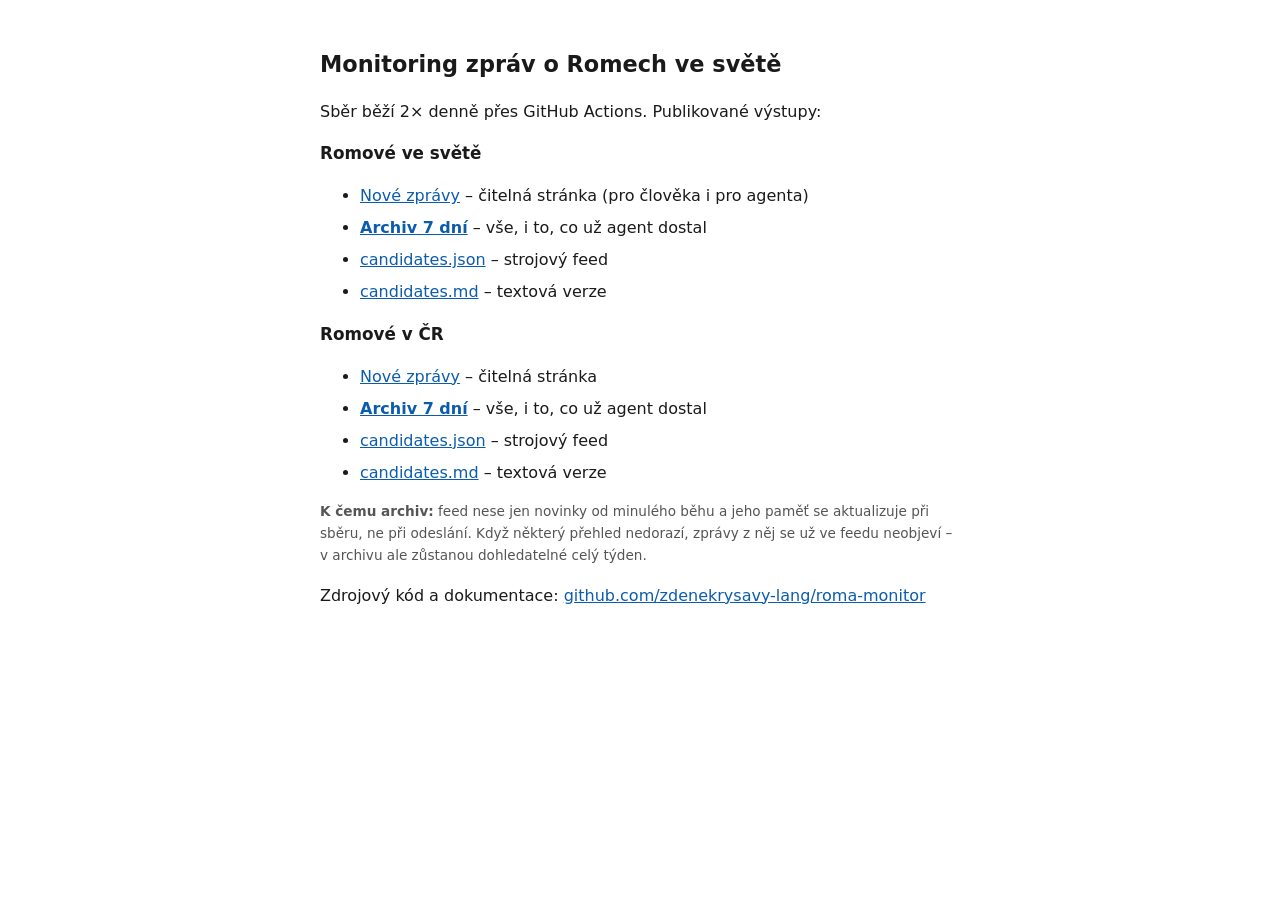
<file: index.html>
<!DOCTYPE html>
<html lang="cs">
<head>
<meta charset="utf-8">
<meta name="viewport" content="width=device-width,initial-scale=1">
<title>Roma monitor – rozcestník</title>
<style>
 body{font-family:system-ui,-apple-system,Segoe UI,Roboto,Arial,sans-serif;
      max-width:40rem;margin:0 auto;padding:2rem;line-height:1.6;color:#1a1a1a}
 h1{font-size:1.4rem}
 li{margin:.4rem 0}
 code{background:#f4f4f4;padding:.1rem .3rem;border-radius:3px;font-size:.9em}
 a{color:#0b5cad}
</style>
</head>
<body>
<h1>Monitoring zpráv o Romech ve světě</h1>
<p>Sběr běží 2× denně přes GitHub Actions. Publikované výstupy:</p>

<h2 style="font-size:1.05rem">Romové ve světě</h2>
<ul>
  <li><a href="feed/">Nové zprávy</a> – čitelná stránka (pro člověka i pro agenta)</li>
  <li><a href="feed/archiv.html"><strong>Archiv 7 dní</strong></a> – vše, i to, co už agent dostal</li>
  <li><a href="feed/candidates.json">candidates.json</a> – strojový feed</li>
  <li><a href="feed/candidates.md">candidates.md</a> – textová verze</li>
</ul>

<h2 style="font-size:1.05rem">Romové v ČR</h2>
<ul>
  <li><a href="feed-cz/">Nové zprávy</a> – čitelná stránka</li>
  <li><a href="feed-cz/archiv.html"><strong>Archiv 7 dní</strong></a> – vše, i to, co už agent dostal</li>
  <li><a href="feed-cz/candidates.json">candidates.json</a> – strojový feed</li>
  <li><a href="feed-cz/candidates.md">candidates.md</a> – textová verze</li>
</ul>

<p style="font-size:.85rem;color:#555">
  <strong>K čemu archiv:</strong> feed nese jen novinky od minulého běhu a jeho
  paměť se aktualizuje při sběru, ne při odeslání. Když některý přehled
  nedorazí, zprávy z něj se už ve feedu neobjeví – v archivu ale zůstanou
  dohledatelné celý týden.
</p>
<p>Zdrojový kód a dokumentace:
   <a href="https://github.com/zdenekrysavy-lang/roma-monitor">github.com/zdenekrysavy-lang/roma-monitor</a></p>
</body>
</html>
</file>
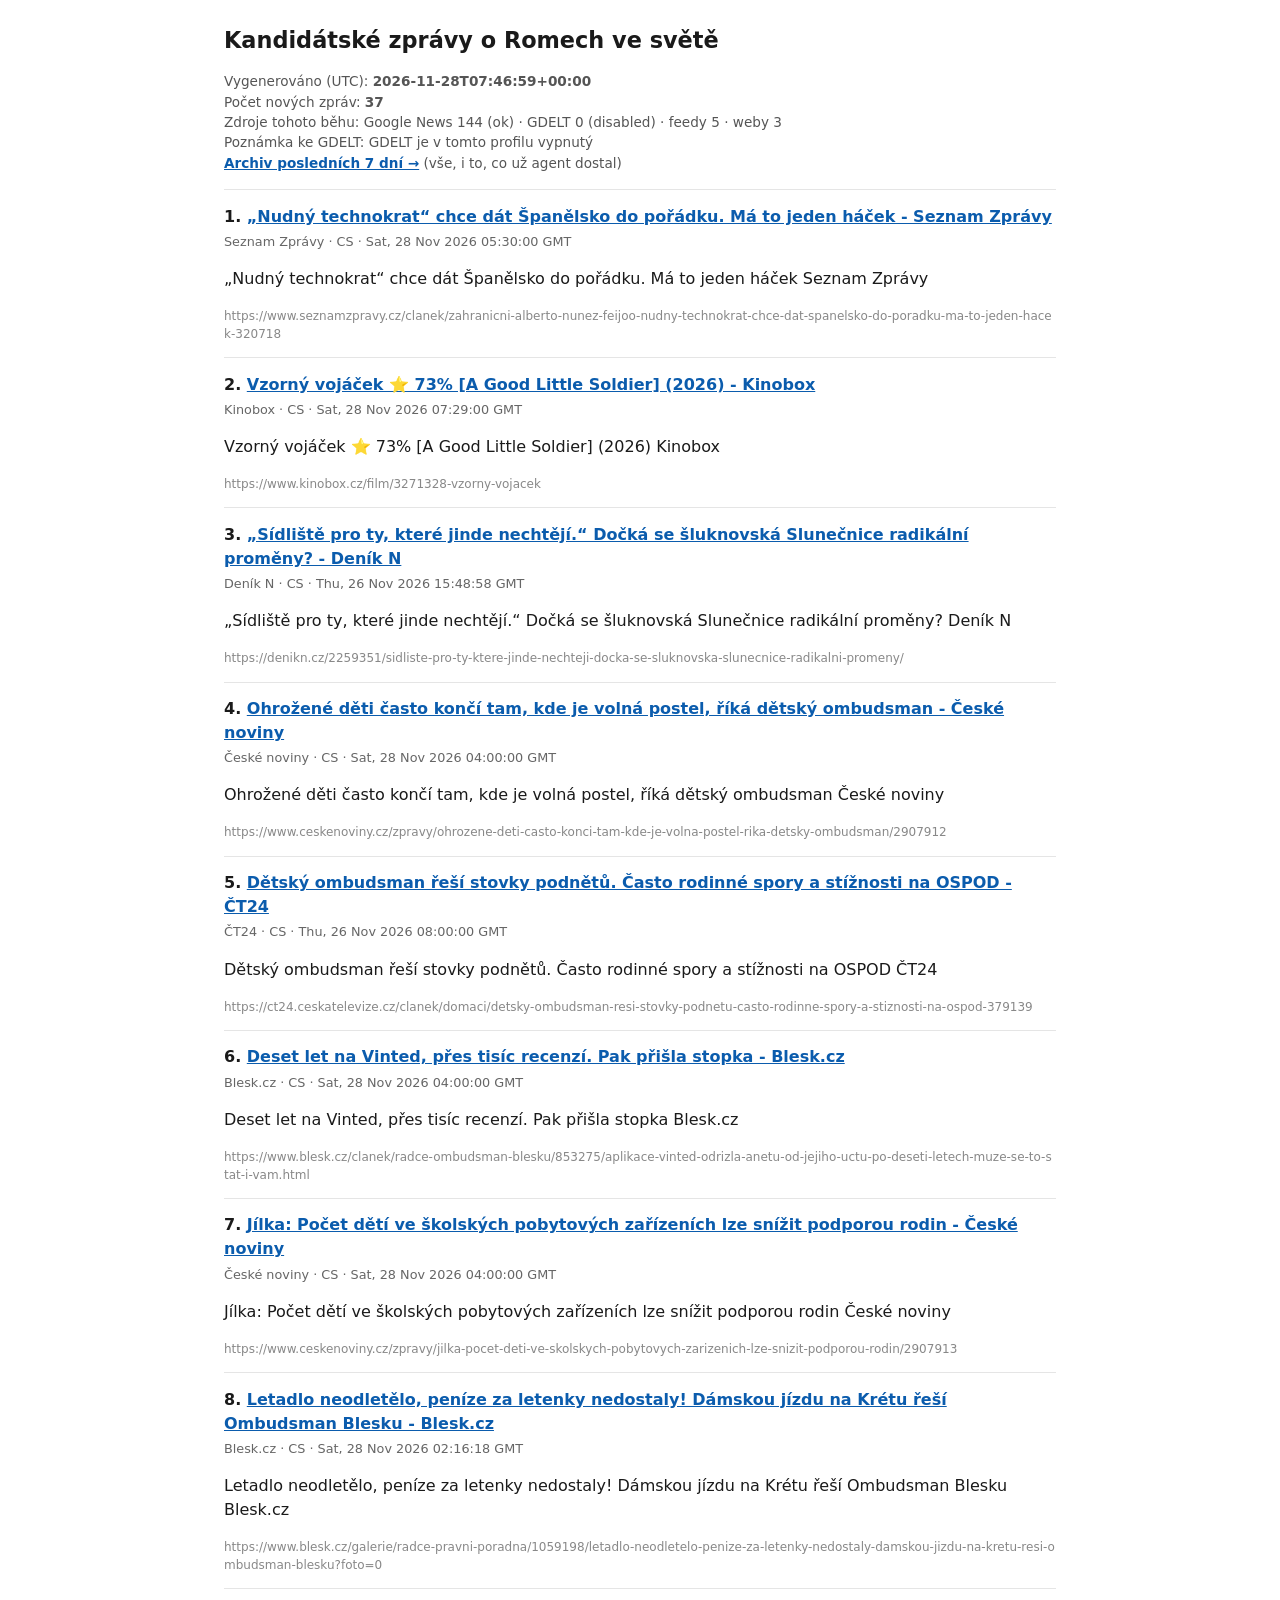
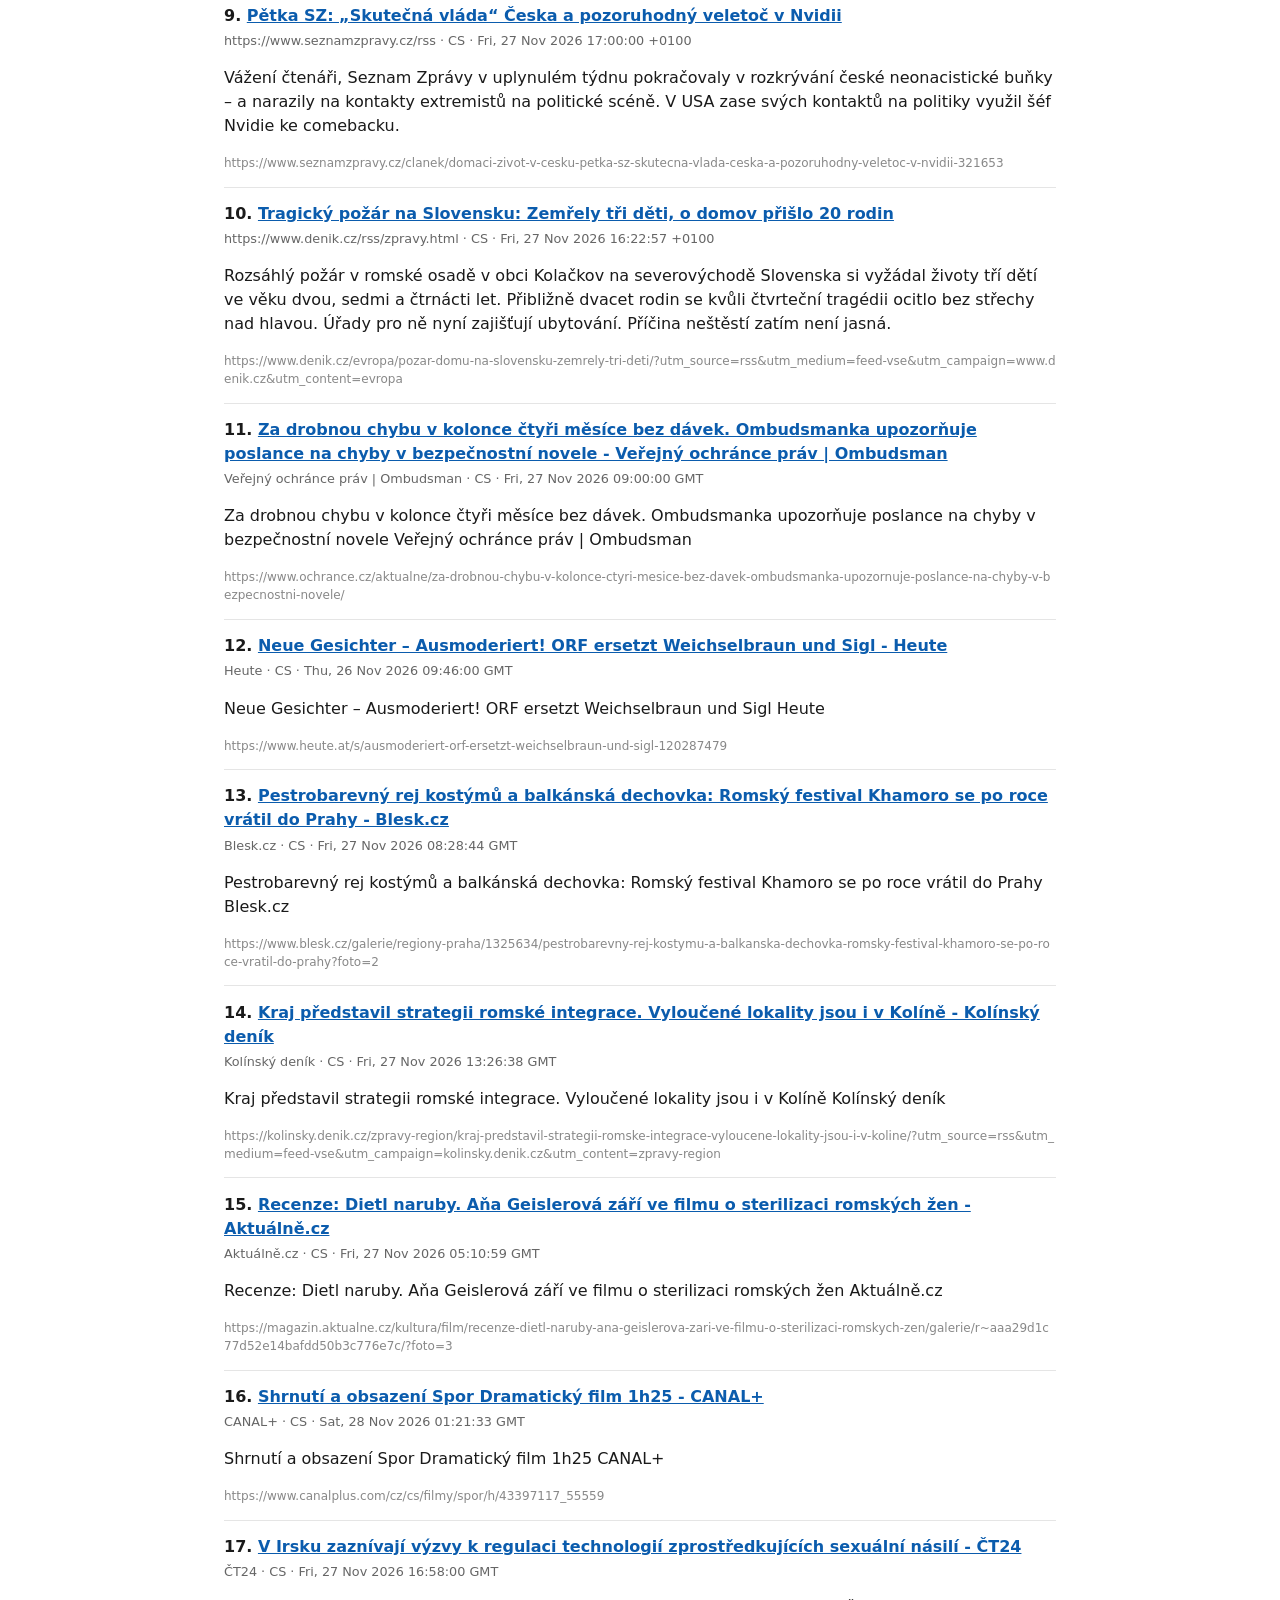
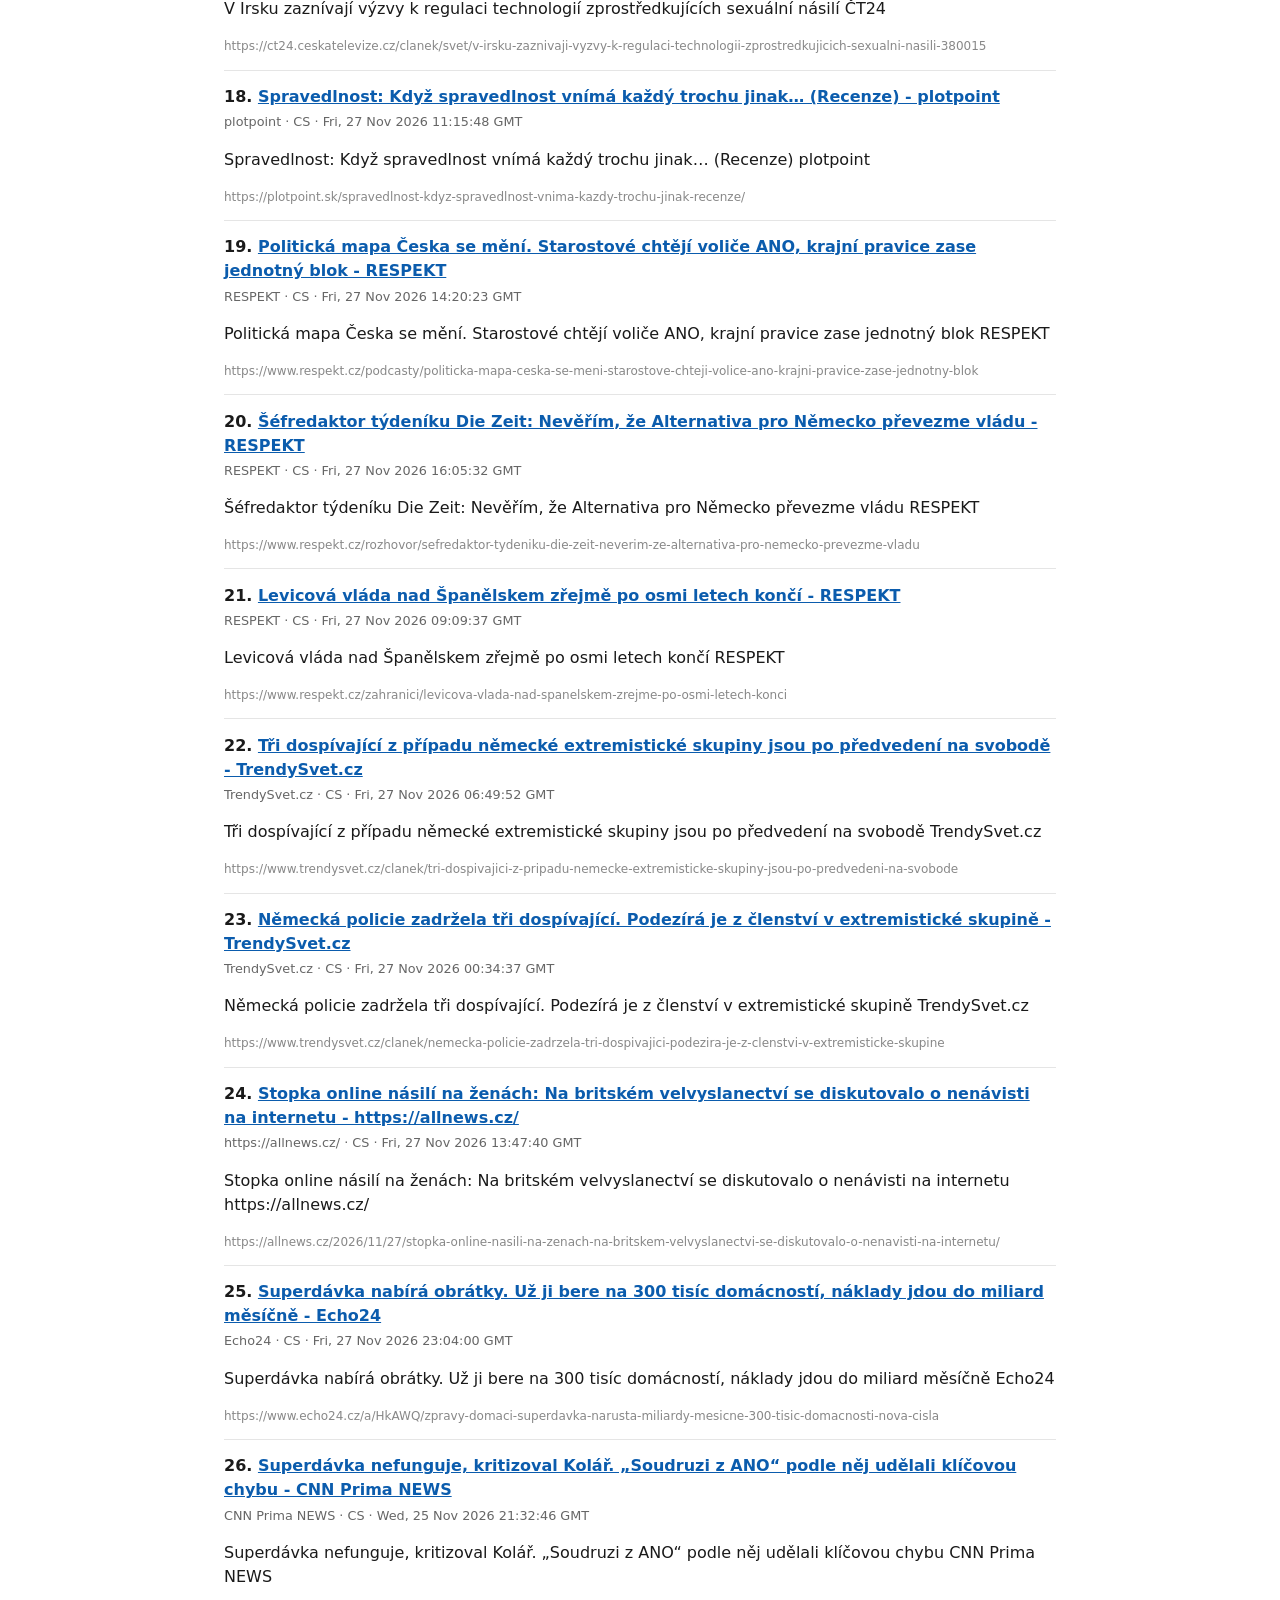
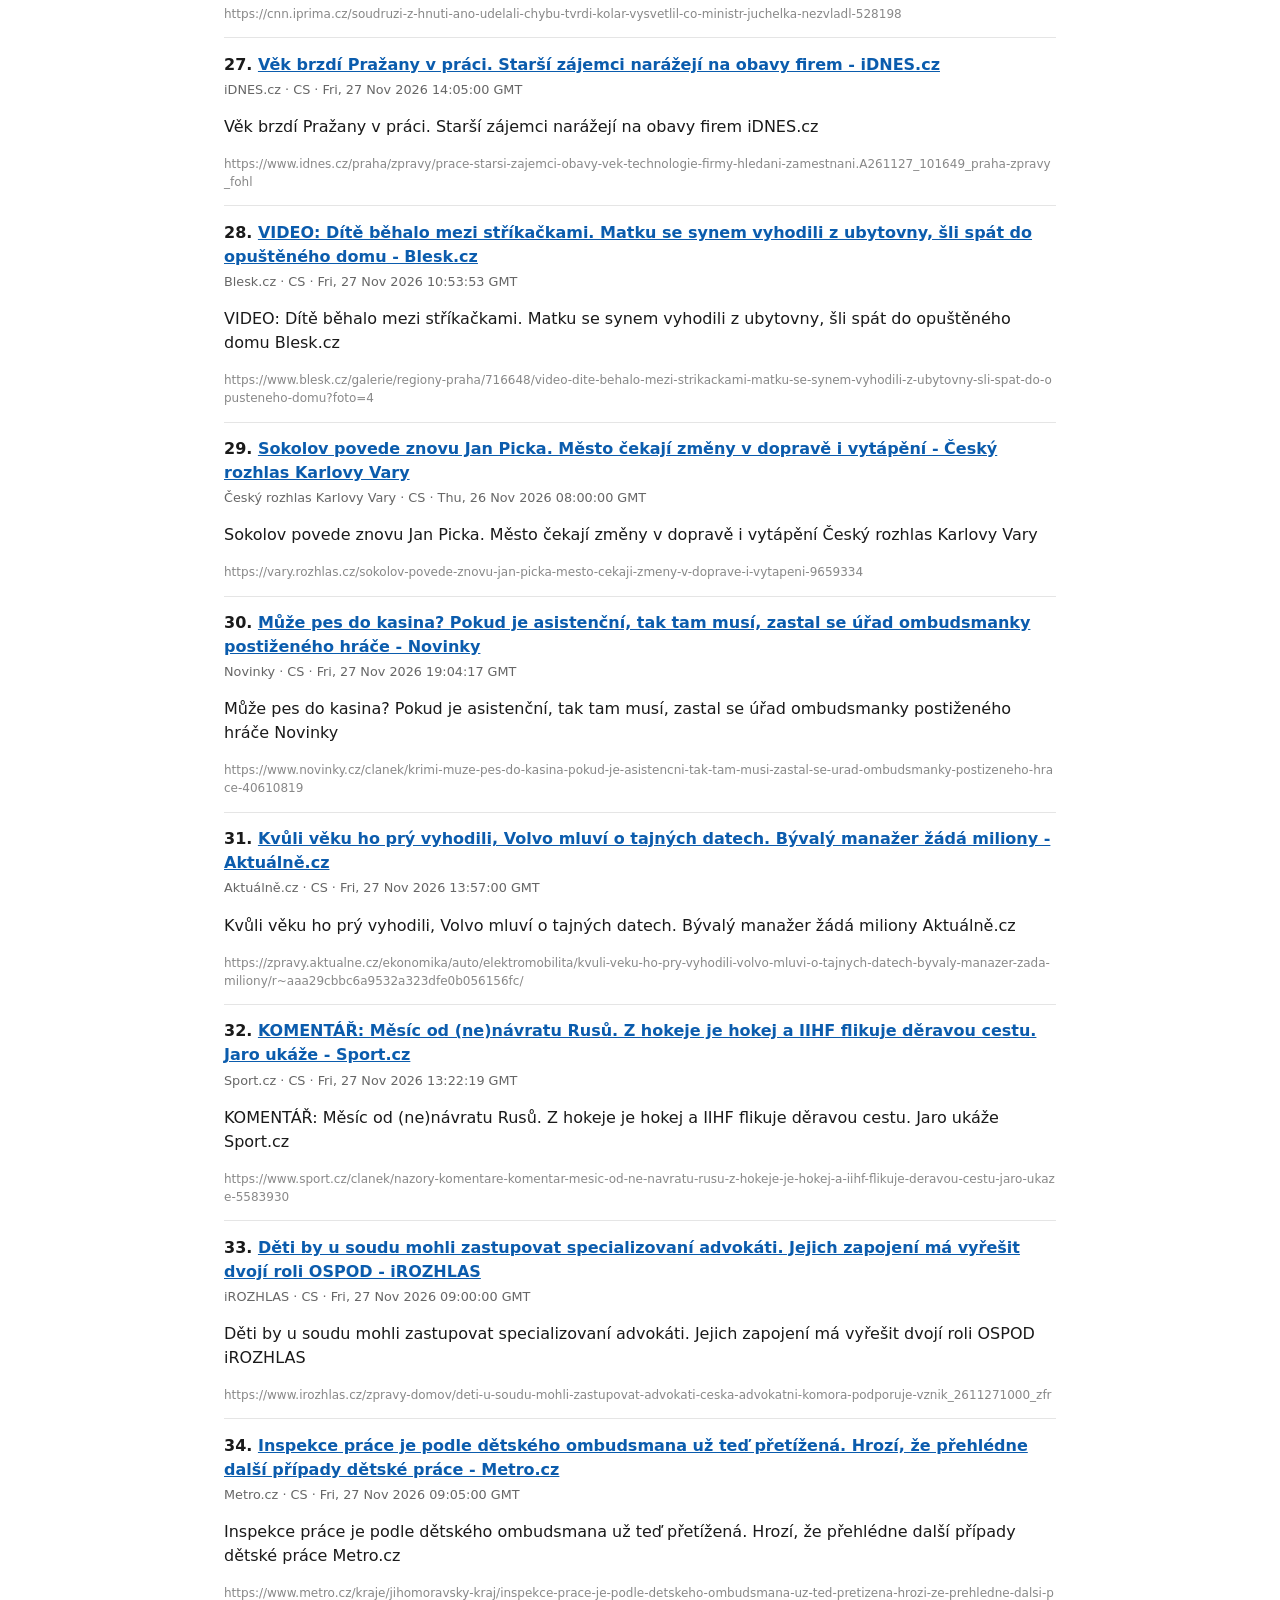
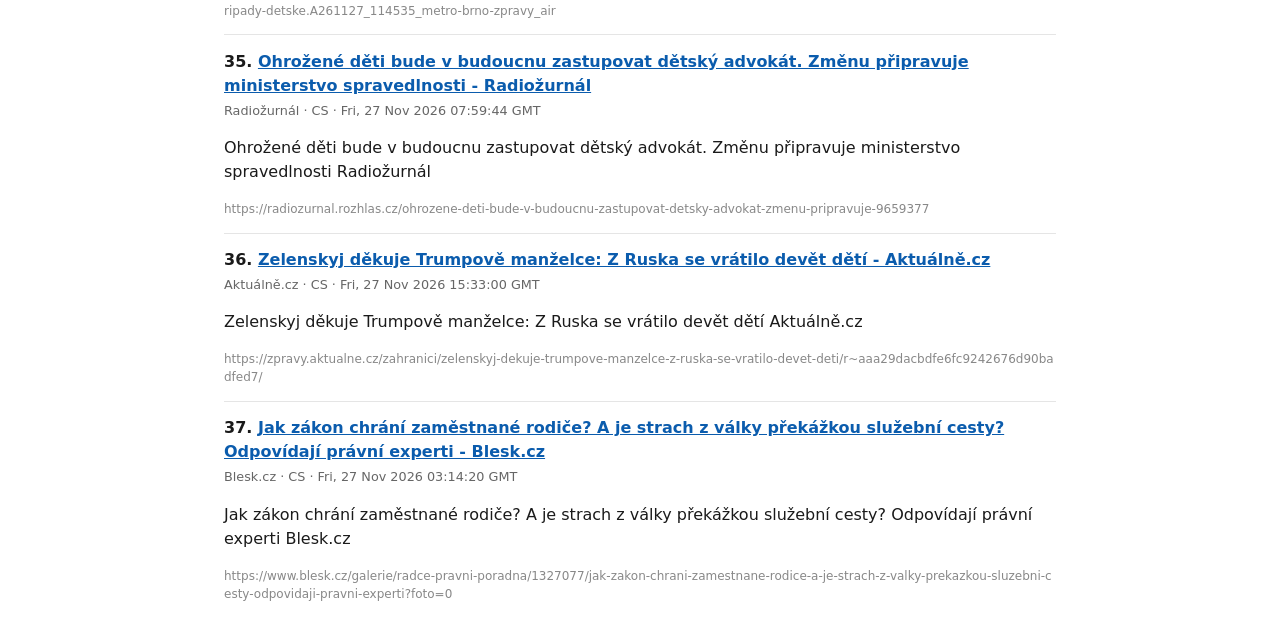
<file: feed-cz/index.html>
<!DOCTYPE html>
<html lang="cs">
<head>
<meta charset="utf-8">
<meta name="viewport" content="width=device-width,initial-scale=1">
<title>Kandidáti – Romové ve světě (37)</title>
<style>
 body{font-family:system-ui,-apple-system,Segoe UI,Roboto,Arial,sans-serif;
      max-width:52rem;margin:0 auto;padding:1.5rem;line-height:1.5;color:#1a1a1a}
 h1{font-size:1.4rem;margin:0 0 .3rem}
 h2{font-size:1rem;margin:0 0 .2rem;font-weight:600}
 article{border-top:1px solid #e5e5e5;padding:.9rem 0}
 .meta{font-size:.8rem;color:#666;margin:.1rem 0}
 .url{font-size:.75rem;color:#888;word-break:break-all;margin:.2rem 0 0}
 .head{font-size:.85rem;color:#555;margin-bottom:1rem}
 a{color:#0b5cad}
</style>
</head>
<body>
<h1>Kandidátské zprávy o Romech ve světě</h1>
<p class="head">
 Vygenerováno (UTC): <strong>2026-11-28T07:46:59+00:00</strong><br>
 Počet nových zpráv: <strong>37</strong><br>
 Zdroje tohoto běhu: Google News 144
 (ok) ·
 GDELT 0 (disabled) ·
 feedy 5 · weby 3
 <br>Poznámka ke GDELT: GDELT je v tomto profilu vypnutý
 <br><a href="archiv.html"><strong>Archiv posledních 7 dní →</strong></a>
 (vše, i to, co už agent dostal)
</p>
<article>
<h2>1. <a href="https://www.seznamzpravy.cz/clanek/zahranicni-alberto-nunez-feijoo-nudny-technokrat-chce-dat-spanelsko-do-poradku-ma-to-jeden-hacek-320718">„Nudný technokrat“ chce dát Španělsko do pořádku. Má to jeden háček - Seznam Zprávy</a></h2>
<p class="meta">Seznam Zprávy · CS · Sat, 28 Nov 2026 05:30:00 GMT</p>
<p>„Nudný technokrat“ chce dát Španělsko do pořádku. Má to jeden háček Seznam Zprávy</p>
<p class="url">https://www.seznamzpravy.cz/clanek/zahranicni-alberto-nunez-feijoo-nudny-technokrat-chce-dat-spanelsko-do-poradku-ma-to-jeden-hacek-320718</p>
</article>
<article>
<h2>2. <a href="https://www.kinobox.cz/film/3271328-vzorny-vojacek">Vzorný vojáček ⭐ 73% [A Good Little Soldier] (2026) - Kinobox</a></h2>
<p class="meta">Kinobox · CS · Sat, 28 Nov 2026 07:29:00 GMT</p>
<p>Vzorný vojáček ⭐ 73% [A Good Little Soldier] (2026) Kinobox</p>
<p class="url">https://www.kinobox.cz/film/3271328-vzorny-vojacek</p>
</article>
<article>
<h2>3. <a href="https://denikn.cz/2259351/sidliste-pro-ty-ktere-jinde-nechteji-docka-se-sluknovska-slunecnice-radikalni-promeny/">„Sídliště pro ty, které jinde nechtějí.“ Dočká se šluknovská Slunečnice radikální proměny? - Deník N</a></h2>
<p class="meta">Deník N · CS · Thu, 26 Nov 2026 15:48:58 GMT</p>
<p>„Sídliště pro ty, které jinde nechtějí.“ Dočká se šluknovská Slunečnice radikální proměny? Deník N</p>
<p class="url">https://denikn.cz/2259351/sidliste-pro-ty-ktere-jinde-nechteji-docka-se-sluknovska-slunecnice-radikalni-promeny/</p>
</article>
<article>
<h2>4. <a href="https://www.ceskenoviny.cz/zpravy/ohrozene-deti-casto-konci-tam-kde-je-volna-postel-rika-detsky-ombudsman/2907912">Ohrožené děti často končí tam, kde je volná postel, říká dětský ombudsman - České noviny</a></h2>
<p class="meta">České noviny · CS · Sat, 28 Nov 2026 04:00:00 GMT</p>
<p>Ohrožené děti často končí tam, kde je volná postel, říká dětský ombudsman České noviny</p>
<p class="url">https://www.ceskenoviny.cz/zpravy/ohrozene-deti-casto-konci-tam-kde-je-volna-postel-rika-detsky-ombudsman/2907912</p>
</article>
<article>
<h2>5. <a href="https://ct24.ceskatelevize.cz/clanek/domaci/detsky-ombudsman-resi-stovky-podnetu-casto-rodinne-spory-a-stiznosti-na-ospod-379139">Dětský ombudsman řeší stovky podnětů. Často rodinné spory a stížnosti na OSPOD - ČT24</a></h2>
<p class="meta">ČT24 · CS · Thu, 26 Nov 2026 08:00:00 GMT</p>
<p>Dětský ombudsman řeší stovky podnětů. Často rodinné spory a stížnosti na OSPOD ČT24</p>
<p class="url">https://ct24.ceskatelevize.cz/clanek/domaci/detsky-ombudsman-resi-stovky-podnetu-casto-rodinne-spory-a-stiznosti-na-ospod-379139</p>
</article>
<article>
<h2>6. <a href="https://www.blesk.cz/clanek/radce-ombudsman-blesku/853275/aplikace-vinted-odrizla-anetu-od-jejiho-uctu-po-deseti-letech-muze-se-to-stat-i-vam.html">Deset let na Vinted, přes tisíc recenzí. Pak přišla stopka - Blesk.cz</a></h2>
<p class="meta">Blesk.cz · CS · Sat, 28 Nov 2026 04:00:00 GMT</p>
<p>Deset let na Vinted, přes tisíc recenzí. Pak přišla stopka Blesk.cz</p>
<p class="url">https://www.blesk.cz/clanek/radce-ombudsman-blesku/853275/aplikace-vinted-odrizla-anetu-od-jejiho-uctu-po-deseti-letech-muze-se-to-stat-i-vam.html</p>
</article>
<article>
<h2>7. <a href="https://www.ceskenoviny.cz/zpravy/jilka-pocet-deti-ve-skolskych-pobytovych-zarizenich-lze-snizit-podporou-rodin/2907913">Jílka: Počet dětí ve školských pobytových zařízeních lze snížit podporou rodin - České noviny</a></h2>
<p class="meta">České noviny · CS · Sat, 28 Nov 2026 04:00:00 GMT</p>
<p>Jílka: Počet dětí ve školských pobytových zařízeních lze snížit podporou rodin České noviny</p>
<p class="url">https://www.ceskenoviny.cz/zpravy/jilka-pocet-deti-ve-skolskych-pobytovych-zarizenich-lze-snizit-podporou-rodin/2907913</p>
</article>
<article>
<h2>8. <a href="https://www.blesk.cz/galerie/radce-pravni-poradna/1059198/letadlo-neodletelo-penize-za-letenky-nedostaly-damskou-jizdu-na-kretu-resi-ombudsman-blesku?foto=0">Letadlo neodletělo, peníze za letenky nedostaly! Dámskou jízdu na Krétu řeší Ombudsman Blesku - Blesk.cz</a></h2>
<p class="meta">Blesk.cz · CS · Sat, 28 Nov 2026 02:16:18 GMT</p>
<p>Letadlo neodletělo, peníze za letenky nedostaly! Dámskou jízdu na Krétu řeší Ombudsman Blesku Blesk.cz</p>
<p class="url">https://www.blesk.cz/galerie/radce-pravni-poradna/1059198/letadlo-neodletelo-penize-za-letenky-nedostaly-damskou-jizdu-na-kretu-resi-ombudsman-blesku?foto=0</p>
</article>
<article>
<h2>9. <a href="https://www.seznamzpravy.cz/clanek/domaci-zivot-v-cesku-petka-sz-skutecna-vlada-ceska-a-pozoruhodny-veletoc-v-nvidii-321653">Pětka SZ: „Skutečná vláda“ Česka a pozoruhodný veletoč v Nvidii</a></h2>
<p class="meta">https://www.seznamzpravy.cz/rss · CS · Fri, 27 Nov 2026 17:00:00 +0100</p>
<p>Vážení čtenáři, Seznam Zprávy v uplynulém týdnu pokračovaly v rozkrývání české neonacistické buňky – a narazily na kontakty extremistů na politické scéně. V USA zase svých kontaktů na politiky využil šéf Nvidie ke comebacku.</p>
<p class="url">https://www.seznamzpravy.cz/clanek/domaci-zivot-v-cesku-petka-sz-skutecna-vlada-ceska-a-pozoruhodny-veletoc-v-nvidii-321653</p>
</article>
<article>
<h2>10. <a href="https://www.denik.cz/evropa/pozar-domu-na-slovensku-zemrely-tri-deti/?utm_source=rss&amp;utm_medium=feed-vse&amp;utm_campaign=www.denik.cz&amp;utm_content=evropa">Tragický požár na Slovensku: Zemřely tři děti, o domov přišlo 20 rodin</a></h2>
<p class="meta">https://www.denik.cz/rss/zpravy.html · CS · Fri, 27 Nov 2026 16:22:57 +0100</p>
<p>Rozsáhlý požár v romské osadě v obci Kolačkov na severovýchodě Slovenska si vyžádal životy tří dětí ve věku dvou, sedmi a čtrnácti let. Přibližně dvacet rodin se kvůli čtvrteční tragédii ocitlo bez střechy nad hlavou. Úřady pro ně nyní zajišťují ubytování. Příčina neštěstí zatím není jasná.</p>
<p class="url">https://www.denik.cz/evropa/pozar-domu-na-slovensku-zemrely-tri-deti/?utm_source=rss&amp;utm_medium=feed-vse&amp;utm_campaign=www.denik.cz&amp;utm_content=evropa</p>
</article>
<article>
<h2>11. <a href="https://www.ochrance.cz/aktualne/za-drobnou-chybu-v-kolonce-ctyri-mesice-bez-davek-ombudsmanka-upozornuje-poslance-na-chyby-v-bezpecnostni-novele/">Za drobnou chybu v kolonce čtyři měsíce bez dávek. Ombudsmanka upozorňuje poslance na chyby v bezpečnostní novele - Veřejný ochránce práv | Ombudsman</a></h2>
<p class="meta">Veřejný ochránce práv | Ombudsman · CS · Fri, 27 Nov 2026 09:00:00 GMT</p>
<p>Za drobnou chybu v kolonce čtyři měsíce bez dávek. Ombudsmanka upozorňuje poslance na chyby v bezpečnostní novele Veřejný ochránce práv | Ombudsman</p>
<p class="url">https://www.ochrance.cz/aktualne/za-drobnou-chybu-v-kolonce-ctyri-mesice-bez-davek-ombudsmanka-upozornuje-poslance-na-chyby-v-bezpecnostni-novele/</p>
</article>
<article>
<h2>12. <a href="https://www.heute.at/s/ausmoderiert-orf-ersetzt-weichselbraun-und-sigl-120287479">Neue Gesichter – Ausmoderiert! ORF ersetzt Weichselbraun und Sigl - Heute</a></h2>
<p class="meta">Heute · CS · Thu, 26 Nov 2026 09:46:00 GMT</p>
<p>Neue Gesichter – Ausmoderiert! ORF ersetzt Weichselbraun und Sigl Heute</p>
<p class="url">https://www.heute.at/s/ausmoderiert-orf-ersetzt-weichselbraun-und-sigl-120287479</p>
</article>
<article>
<h2>13. <a href="https://www.blesk.cz/galerie/regiony-praha/1325634/pestrobarevny-rej-kostymu-a-balkanska-dechovka-romsky-festival-khamoro-se-po-roce-vratil-do-prahy?foto=2">Pestrobarevný rej kostýmů a balkánská dechovka: Romský festival Khamoro se po roce vrátil do Prahy - Blesk.cz</a></h2>
<p class="meta">Blesk.cz · CS · Fri, 27 Nov 2026 08:28:44 GMT</p>
<p>Pestrobarevný rej kostýmů a balkánská dechovka: Romský festival Khamoro se po roce vrátil do Prahy Blesk.cz</p>
<p class="url">https://www.blesk.cz/galerie/regiony-praha/1325634/pestrobarevny-rej-kostymu-a-balkanska-dechovka-romsky-festival-khamoro-se-po-roce-vratil-do-prahy?foto=2</p>
</article>
<article>
<h2>14. <a href="https://kolinsky.denik.cz/zpravy-region/kraj-predstavil-strategii-romske-integrace-vyloucene-lokality-jsou-i-v-koline/?utm_source=rss&amp;utm_medium=feed-vse&amp;utm_campaign=kolinsky.denik.cz&amp;utm_content=zpravy-region">Kraj představil strategii romské integrace. Vyloučené lokality jsou i v Kolíně - Kolínský deník</a></h2>
<p class="meta">Kolínský deník · CS · Fri, 27 Nov 2026 13:26:38 GMT</p>
<p>Kraj představil strategii romské integrace. Vyloučené lokality jsou i v Kolíně Kolínský deník</p>
<p class="url">https://kolinsky.denik.cz/zpravy-region/kraj-predstavil-strategii-romske-integrace-vyloucene-lokality-jsou-i-v-koline/?utm_source=rss&amp;utm_medium=feed-vse&amp;utm_campaign=kolinsky.denik.cz&amp;utm_content=zpravy-region</p>
</article>
<article>
<h2>15. <a href="https://magazin.aktualne.cz/kultura/film/recenze-dietl-naruby-ana-geislerova-zari-ve-filmu-o-sterilizaci-romskych-zen/galerie/r~aaa29d1c77d52e14bafdd50b3c776e7c/?foto=3">Recenze: Dietl naruby. Aňa Geislerová září ve filmu o sterilizaci romských žen - Aktuálně.cz</a></h2>
<p class="meta">Aktuálně.cz · CS · Fri, 27 Nov 2026 05:10:59 GMT</p>
<p>Recenze: Dietl naruby. Aňa Geislerová září ve filmu o sterilizaci romských žen Aktuálně.cz</p>
<p class="url">https://magazin.aktualne.cz/kultura/film/recenze-dietl-naruby-ana-geislerova-zari-ve-filmu-o-sterilizaci-romskych-zen/galerie/r~aaa29d1c77d52e14bafdd50b3c776e7c/?foto=3</p>
</article>
<article>
<h2>16. <a href="https://www.canalplus.com/cz/cs/filmy/spor/h/43397117_55559">Shrnutí a obsazení Spor Dramatický film 1h25 - CANAL+</a></h2>
<p class="meta">CANAL+ · CS · Sat, 28 Nov 2026 01:21:33 GMT</p>
<p>Shrnutí a obsazení Spor Dramatický film 1h25 CANAL+</p>
<p class="url">https://www.canalplus.com/cz/cs/filmy/spor/h/43397117_55559</p>
</article>
<article>
<h2>17. <a href="https://ct24.ceskatelevize.cz/clanek/svet/v-irsku-zaznivaji-vyzvy-k-regulaci-technologii-zprostredkujicich-sexualni-nasili-380015">V Irsku zaznívají výzvy k regulaci technologií zprostředkujících sexuální násilí - ČT24</a></h2>
<p class="meta">ČT24 · CS · Fri, 27 Nov 2026 16:58:00 GMT</p>
<p>V Irsku zaznívají výzvy k regulaci technologií zprostředkujících sexuální násilí ČT24</p>
<p class="url">https://ct24.ceskatelevize.cz/clanek/svet/v-irsku-zaznivaji-vyzvy-k-regulaci-technologii-zprostredkujicich-sexualni-nasili-380015</p>
</article>
<article>
<h2>18. <a href="https://plotpoint.sk/spravedlnost-kdyz-spravedlnost-vnima-kazdy-trochu-jinak-recenze/">Spravedlnost: Když spravedlnost vnímá každý trochu jinak… (Recenze) - plotpoint</a></h2>
<p class="meta">plotpoint · CS · Fri, 27 Nov 2026 11:15:48 GMT</p>
<p>Spravedlnost: Když spravedlnost vnímá každý trochu jinak… (Recenze) plotpoint</p>
<p class="url">https://plotpoint.sk/spravedlnost-kdyz-spravedlnost-vnima-kazdy-trochu-jinak-recenze/</p>
</article>
<article>
<h2>19. <a href="https://www.respekt.cz/podcasty/politicka-mapa-ceska-se-meni-starostove-chteji-volice-ano-krajni-pravice-zase-jednotny-blok">Politická mapa Česka se mění. Starostové chtějí voliče ANO, krajní pravice zase jednotný blok - RESPEKT</a></h2>
<p class="meta">RESPEKT · CS · Fri, 27 Nov 2026 14:20:23 GMT</p>
<p>Politická mapa Česka se mění. Starostové chtějí voliče ANO, krajní pravice zase jednotný blok RESPEKT</p>
<p class="url">https://www.respekt.cz/podcasty/politicka-mapa-ceska-se-meni-starostove-chteji-volice-ano-krajni-pravice-zase-jednotny-blok</p>
</article>
<article>
<h2>20. <a href="https://www.respekt.cz/rozhovor/sefredaktor-tydeniku-die-zeit-neverim-ze-alternativa-pro-nemecko-prevezme-vladu">Šéfredaktor týdeníku Die Zeit: Nevěřím, že Alternativa pro Německo převezme vládu - RESPEKT</a></h2>
<p class="meta">RESPEKT · CS · Fri, 27 Nov 2026 16:05:32 GMT</p>
<p>Šéfredaktor týdeníku Die Zeit: Nevěřím, že Alternativa pro Německo převezme vládu RESPEKT</p>
<p class="url">https://www.respekt.cz/rozhovor/sefredaktor-tydeniku-die-zeit-neverim-ze-alternativa-pro-nemecko-prevezme-vladu</p>
</article>
<article>
<h2>21. <a href="https://www.respekt.cz/zahranici/levicova-vlada-nad-spanelskem-zrejme-po-osmi-letech-konci">Levicová vláda nad Španělskem zřejmě po osmi letech končí - RESPEKT</a></h2>
<p class="meta">RESPEKT · CS · Fri, 27 Nov 2026 09:09:37 GMT</p>
<p>Levicová vláda nad Španělskem zřejmě po osmi letech končí RESPEKT</p>
<p class="url">https://www.respekt.cz/zahranici/levicova-vlada-nad-spanelskem-zrejme-po-osmi-letech-konci</p>
</article>
<article>
<h2>22. <a href="https://www.trendysvet.cz/clanek/tri-dospivajici-z-pripadu-nemecke-extremisticke-skupiny-jsou-po-predvedeni-na-svobode">Tři dospívající z případu německé extremistické skupiny jsou po předvedení na svobodě - TrendySvet.cz</a></h2>
<p class="meta">TrendySvet.cz · CS · Fri, 27 Nov 2026 06:49:52 GMT</p>
<p>Tři dospívající z případu německé extremistické skupiny jsou po předvedení na svobodě TrendySvet.cz</p>
<p class="url">https://www.trendysvet.cz/clanek/tri-dospivajici-z-pripadu-nemecke-extremisticke-skupiny-jsou-po-predvedeni-na-svobode</p>
</article>
<article>
<h2>23. <a href="https://www.trendysvet.cz/clanek/nemecka-policie-zadrzela-tri-dospivajici-podezira-je-z-clenstvi-v-extremisticke-skupine">Německá policie zadržela tři dospívající. Podezírá je z členství v extremistické skupině - TrendySvet.cz</a></h2>
<p class="meta">TrendySvet.cz · CS · Fri, 27 Nov 2026 00:34:37 GMT</p>
<p>Německá policie zadržela tři dospívající. Podezírá je z členství v extremistické skupině TrendySvet.cz</p>
<p class="url">https://www.trendysvet.cz/clanek/nemecka-policie-zadrzela-tri-dospivajici-podezira-je-z-clenstvi-v-extremisticke-skupine</p>
</article>
<article>
<h2>24. <a href="https://allnews.cz/2026/11/27/stopka-online-nasili-na-zenach-na-britskem-velvyslanectvi-se-diskutovalo-o-nenavisti-na-internetu/">Stopka online násilí na ženách: Na britském velvyslanectví se diskutovalo o nenávisti na internetu - https://allnews.cz/</a></h2>
<p class="meta">https://allnews.cz/ · CS · Fri, 27 Nov 2026 13:47:40 GMT</p>
<p>Stopka online násilí na ženách: Na britském velvyslanectví se diskutovalo o nenávisti na internetu https://allnews.cz/</p>
<p class="url">https://allnews.cz/2026/11/27/stopka-online-nasili-na-zenach-na-britskem-velvyslanectvi-se-diskutovalo-o-nenavisti-na-internetu/</p>
</article>
<article>
<h2>25. <a href="https://www.echo24.cz/a/HkAWQ/zpravy-domaci-superdavka-narusta-miliardy-mesicne-300-tisic-domacnosti-nova-cisla">Superdávka nabírá obrátky. Už ji bere na 300 tisíc domácností, náklady jdou do miliard měsíčně - Echo24</a></h2>
<p class="meta">Echo24 · CS · Fri, 27 Nov 2026 23:04:00 GMT</p>
<p>Superdávka nabírá obrátky. Už ji bere na 300 tisíc domácností, náklady jdou do miliard měsíčně Echo24</p>
<p class="url">https://www.echo24.cz/a/HkAWQ/zpravy-domaci-superdavka-narusta-miliardy-mesicne-300-tisic-domacnosti-nova-cisla</p>
</article>
<article>
<h2>26. <a href="https://cnn.iprima.cz/soudruzi-z-hnuti-ano-udelali-chybu-tvrdi-kolar-vysvetlil-co-ministr-juchelka-nezvladl-528198">Superdávka nefunguje, kritizoval Kolář. „Soudruzi z ANO“ podle něj udělali klíčovou chybu - CNN Prima NEWS</a></h2>
<p class="meta">CNN Prima NEWS · CS · Wed, 25 Nov 2026 21:32:46 GMT</p>
<p>Superdávka nefunguje, kritizoval Kolář. „Soudruzi z ANO“ podle něj udělali klíčovou chybu CNN Prima NEWS</p>
<p class="url">https://cnn.iprima.cz/soudruzi-z-hnuti-ano-udelali-chybu-tvrdi-kolar-vysvetlil-co-ministr-juchelka-nezvladl-528198</p>
</article>
<article>
<h2>27. <a href="https://www.idnes.cz/praha/zpravy/prace-starsi-zajemci-obavy-vek-technologie-firmy-hledani-zamestnani.A261127_101649_praha-zpravy_fohl">Věk brzdí Pražany v práci. Starší zájemci narážejí na obavy firem - iDNES.cz</a></h2>
<p class="meta">iDNES.cz · CS · Fri, 27 Nov 2026 14:05:00 GMT</p>
<p>Věk brzdí Pražany v práci. Starší zájemci narážejí na obavy firem iDNES.cz</p>
<p class="url">https://www.idnes.cz/praha/zpravy/prace-starsi-zajemci-obavy-vek-technologie-firmy-hledani-zamestnani.A261127_101649_praha-zpravy_fohl</p>
</article>
<article>
<h2>28. <a href="https://www.blesk.cz/galerie/regiony-praha/716648/video-dite-behalo-mezi-strikackami-matku-se-synem-vyhodili-z-ubytovny-sli-spat-do-opusteneho-domu?foto=4">VIDEO: Dítě běhalo mezi stříkačkami. Matku se synem vyhodili z ubytovny, šli spát do opuštěného domu - Blesk.cz</a></h2>
<p class="meta">Blesk.cz · CS · Fri, 27 Nov 2026 10:53:53 GMT</p>
<p>VIDEO: Dítě běhalo mezi stříkačkami. Matku se synem vyhodili z ubytovny, šli spát do opuštěného domu Blesk.cz</p>
<p class="url">https://www.blesk.cz/galerie/regiony-praha/716648/video-dite-behalo-mezi-strikackami-matku-se-synem-vyhodili-z-ubytovny-sli-spat-do-opusteneho-domu?foto=4</p>
</article>
<article>
<h2>29. <a href="https://vary.rozhlas.cz/sokolov-povede-znovu-jan-picka-mesto-cekaji-zmeny-v-doprave-i-vytapeni-9659334">Sokolov povede znovu Jan Picka. Město čekají změny v dopravě i vytápění - Český rozhlas Karlovy Vary</a></h2>
<p class="meta">Český rozhlas Karlovy Vary · CS · Thu, 26 Nov 2026 08:00:00 GMT</p>
<p>Sokolov povede znovu Jan Picka. Město čekají změny v dopravě i vytápění Český rozhlas Karlovy Vary</p>
<p class="url">https://vary.rozhlas.cz/sokolov-povede-znovu-jan-picka-mesto-cekaji-zmeny-v-doprave-i-vytapeni-9659334</p>
</article>
<article>
<h2>30. <a href="https://www.novinky.cz/clanek/krimi-muze-pes-do-kasina-pokud-je-asistencni-tak-tam-musi-zastal-se-urad-ombudsmanky-postizeneho-hrace-40610819">Může pes do kasina? Pokud je asistenční, tak tam musí, zastal se úřad ombudsmanky postiženého hráče - Novinky</a></h2>
<p class="meta">Novinky · CS · Fri, 27 Nov 2026 19:04:17 GMT</p>
<p>Může pes do kasina? Pokud je asistenční, tak tam musí, zastal se úřad ombudsmanky postiženého hráče Novinky</p>
<p class="url">https://www.novinky.cz/clanek/krimi-muze-pes-do-kasina-pokud-je-asistencni-tak-tam-musi-zastal-se-urad-ombudsmanky-postizeneho-hrace-40610819</p>
</article>
<article>
<h2>31. <a href="https://zpravy.aktualne.cz/ekonomika/auto/elektromobilita/kvuli-veku-ho-pry-vyhodili-volvo-mluvi-o-tajnych-datech-byvaly-manazer-zada-miliony/r~aaa29cbbc6a9532a323dfe0b056156fc/">Kvůli věku ho prý vyhodili, Volvo mluví o tajných datech. Bývalý manažer žádá miliony - Aktuálně.cz</a></h2>
<p class="meta">Aktuálně.cz · CS · Fri, 27 Nov 2026 13:57:00 GMT</p>
<p>Kvůli věku ho prý vyhodili, Volvo mluví o tajných datech. Bývalý manažer žádá miliony Aktuálně.cz</p>
<p class="url">https://zpravy.aktualne.cz/ekonomika/auto/elektromobilita/kvuli-veku-ho-pry-vyhodili-volvo-mluvi-o-tajnych-datech-byvaly-manazer-zada-miliony/r~aaa29cbbc6a9532a323dfe0b056156fc/</p>
</article>
<article>
<h2>32. <a href="https://www.sport.cz/clanek/nazory-komentare-komentar-mesic-od-ne-navratu-rusu-z-hokeje-je-hokej-a-iihf-flikuje-deravou-cestu-jaro-ukaze-5583930">KOMENTÁŘ: Měsíc od (ne)návratu Rusů. Z hokeje je hokej a IIHF flikuje děravou cestu. Jaro ukáže - Sport.cz</a></h2>
<p class="meta">Sport.cz · CS · Fri, 27 Nov 2026 13:22:19 GMT</p>
<p>KOMENTÁŘ: Měsíc od (ne)návratu Rusů. Z hokeje je hokej a IIHF flikuje děravou cestu. Jaro ukáže Sport.cz</p>
<p class="url">https://www.sport.cz/clanek/nazory-komentare-komentar-mesic-od-ne-navratu-rusu-z-hokeje-je-hokej-a-iihf-flikuje-deravou-cestu-jaro-ukaze-5583930</p>
</article>
<article>
<h2>33. <a href="https://www.irozhlas.cz/zpravy-domov/deti-u-soudu-mohli-zastupovat-advokati-ceska-advokatni-komora-podporuje-vznik_2611271000_zfr">Děti by u soudu mohli zastupovat specializovaní advokáti. Jejich zapojení má vyřešit dvojí roli OSPOD - iROZHLAS</a></h2>
<p class="meta">iROZHLAS · CS · Fri, 27 Nov 2026 09:00:00 GMT</p>
<p>Děti by u soudu mohli zastupovat specializovaní advokáti. Jejich zapojení má vyřešit dvojí roli OSPOD iROZHLAS</p>
<p class="url">https://www.irozhlas.cz/zpravy-domov/deti-u-soudu-mohli-zastupovat-advokati-ceska-advokatni-komora-podporuje-vznik_2611271000_zfr</p>
</article>
<article>
<h2>34. <a href="https://www.metro.cz/kraje/jihomoravsky-kraj/inspekce-prace-je-podle-detskeho-ombudsmana-uz-ted-pretizena-hrozi-ze-prehledne-dalsi-pripady-detske.A261127_114535_metro-brno-zpravy_air">Inspekce práce je podle dětského ombudsmana už teď přetížená. Hrozí, že přehlédne další případy dětské práce - Metro.cz</a></h2>
<p class="meta">Metro.cz · CS · Fri, 27 Nov 2026 09:05:00 GMT</p>
<p>Inspekce práce je podle dětského ombudsmana už teď přetížená. Hrozí, že přehlédne další případy dětské práce Metro.cz</p>
<p class="url">https://www.metro.cz/kraje/jihomoravsky-kraj/inspekce-prace-je-podle-detskeho-ombudsmana-uz-ted-pretizena-hrozi-ze-prehledne-dalsi-pripady-detske.A261127_114535_metro-brno-zpravy_air</p>
</article>
<article>
<h2>35. <a href="https://radiozurnal.rozhlas.cz/ohrozene-deti-bude-v-budoucnu-zastupovat-detsky-advokat-zmenu-pripravuje-9659377">Ohrožené děti bude v budoucnu zastupovat dětský advokát. Změnu připravuje ministerstvo spravedlnosti - Radiožurnál</a></h2>
<p class="meta">Radiožurnál · CS · Fri, 27 Nov 2026 07:59:44 GMT</p>
<p>Ohrožené děti bude v budoucnu zastupovat dětský advokát. Změnu připravuje ministerstvo spravedlnosti Radiožurnál</p>
<p class="url">https://radiozurnal.rozhlas.cz/ohrozene-deti-bude-v-budoucnu-zastupovat-detsky-advokat-zmenu-pripravuje-9659377</p>
</article>
<article>
<h2>36. <a href="https://zpravy.aktualne.cz/zahranici/zelenskyj-dekuje-trumpove-manzelce-z-ruska-se-vratilo-devet-deti/r~aaa29dacbdfe6fc9242676d90badfed7/">Zelenskyj děkuje Trumpově manželce: Z Ruska se vrátilo devět dětí - Aktuálně.cz</a></h2>
<p class="meta">Aktuálně.cz · CS · Fri, 27 Nov 2026 15:33:00 GMT</p>
<p>Zelenskyj děkuje Trumpově manželce: Z Ruska se vrátilo devět dětí Aktuálně.cz</p>
<p class="url">https://zpravy.aktualne.cz/zahranici/zelenskyj-dekuje-trumpove-manzelce-z-ruska-se-vratilo-devet-deti/r~aaa29dacbdfe6fc9242676d90badfed7/</p>
</article>
<article>
<h2>37. <a href="https://www.blesk.cz/galerie/radce-pravni-poradna/1327077/jak-zakon-chrani-zamestnane-rodice-a-je-strach-z-valky-prekazkou-sluzebni-cesty-odpovidaji-pravni-experti?foto=0">Jak zákon chrání zaměstnané rodiče? A je strach z války překážkou služební cesty? Odpovídají právní experti - Blesk.cz</a></h2>
<p class="meta">Blesk.cz · CS · Fri, 27 Nov 2026 03:14:20 GMT</p>
<p>Jak zákon chrání zaměstnané rodiče? A je strach z války překážkou služební cesty? Odpovídají právní experti Blesk.cz</p>
<p class="url">https://www.blesk.cz/galerie/radce-pravni-poradna/1327077/jak-zakon-chrani-zamestnane-rodice-a-je-strach-z-valky-prekazkou-sluzebni-cesty-odpovidaji-pravni-experti?foto=0</p>
</article>
</body>
</html>
</file>
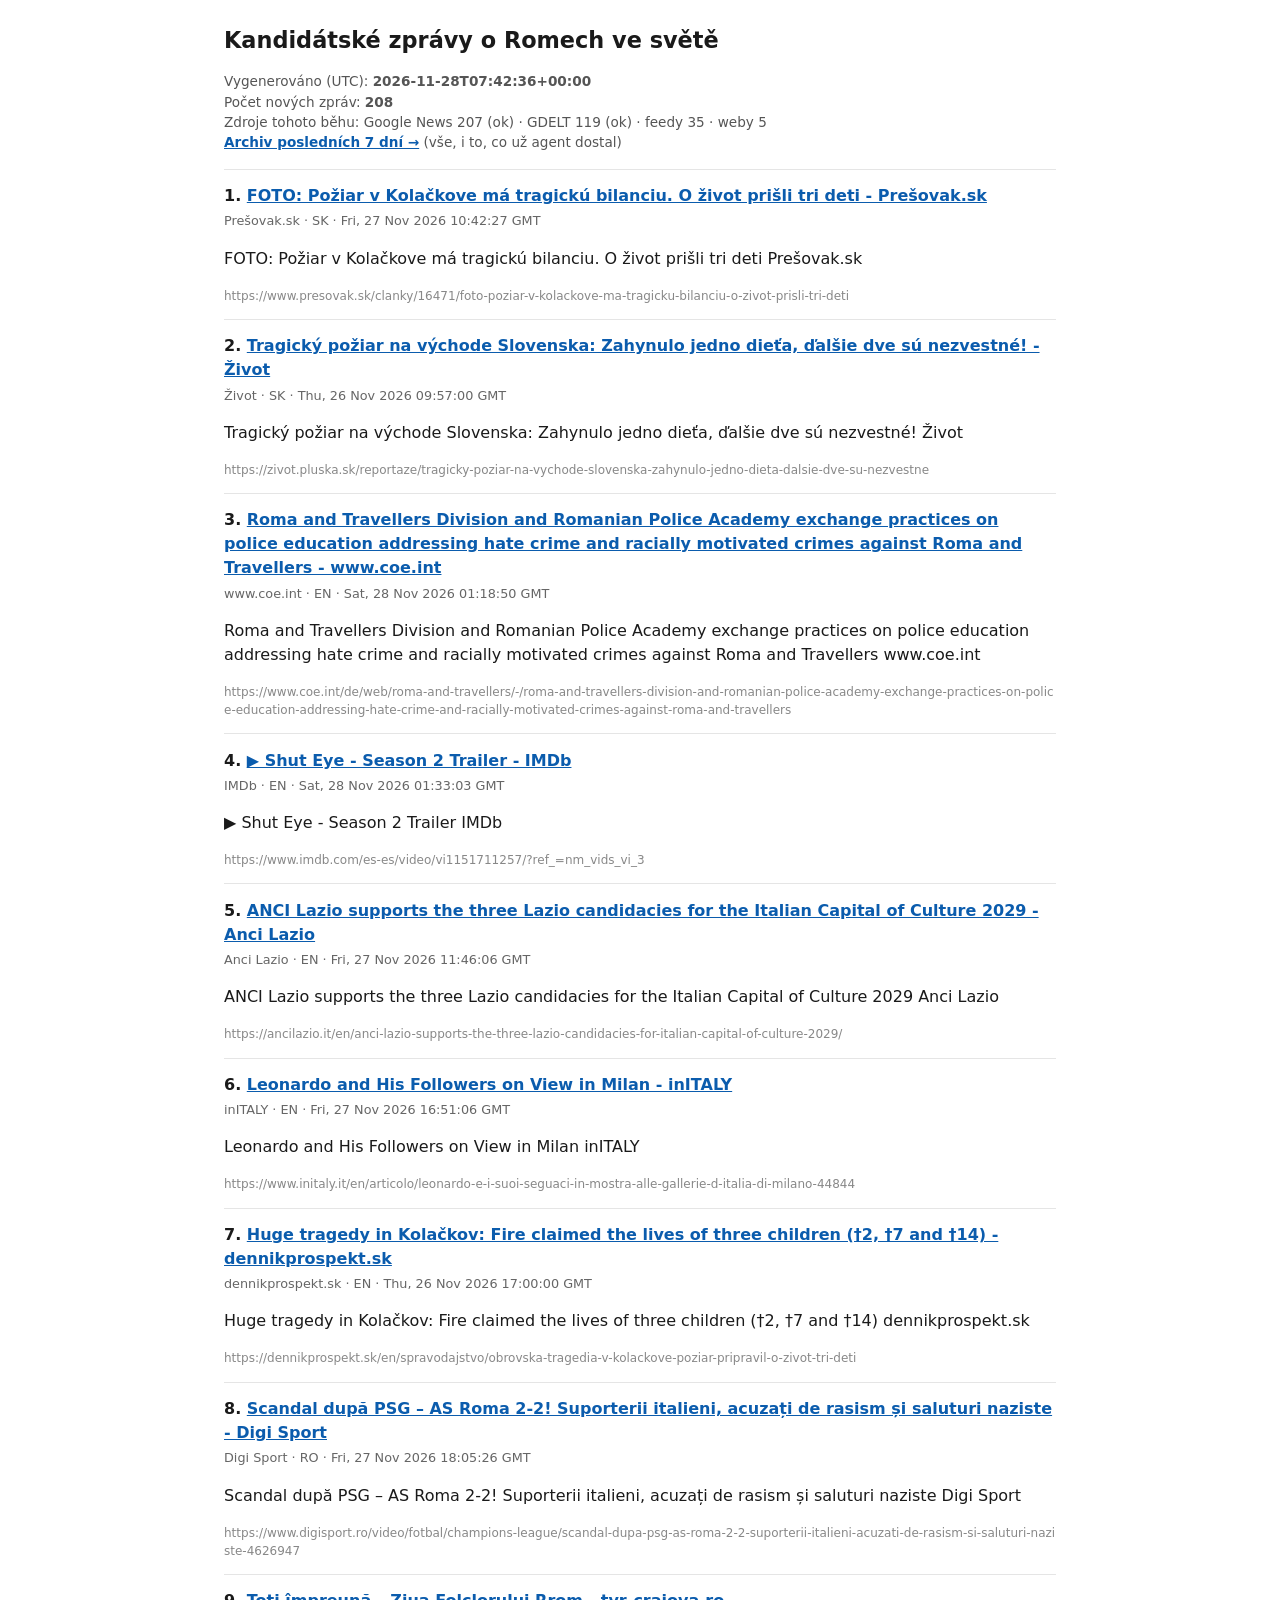
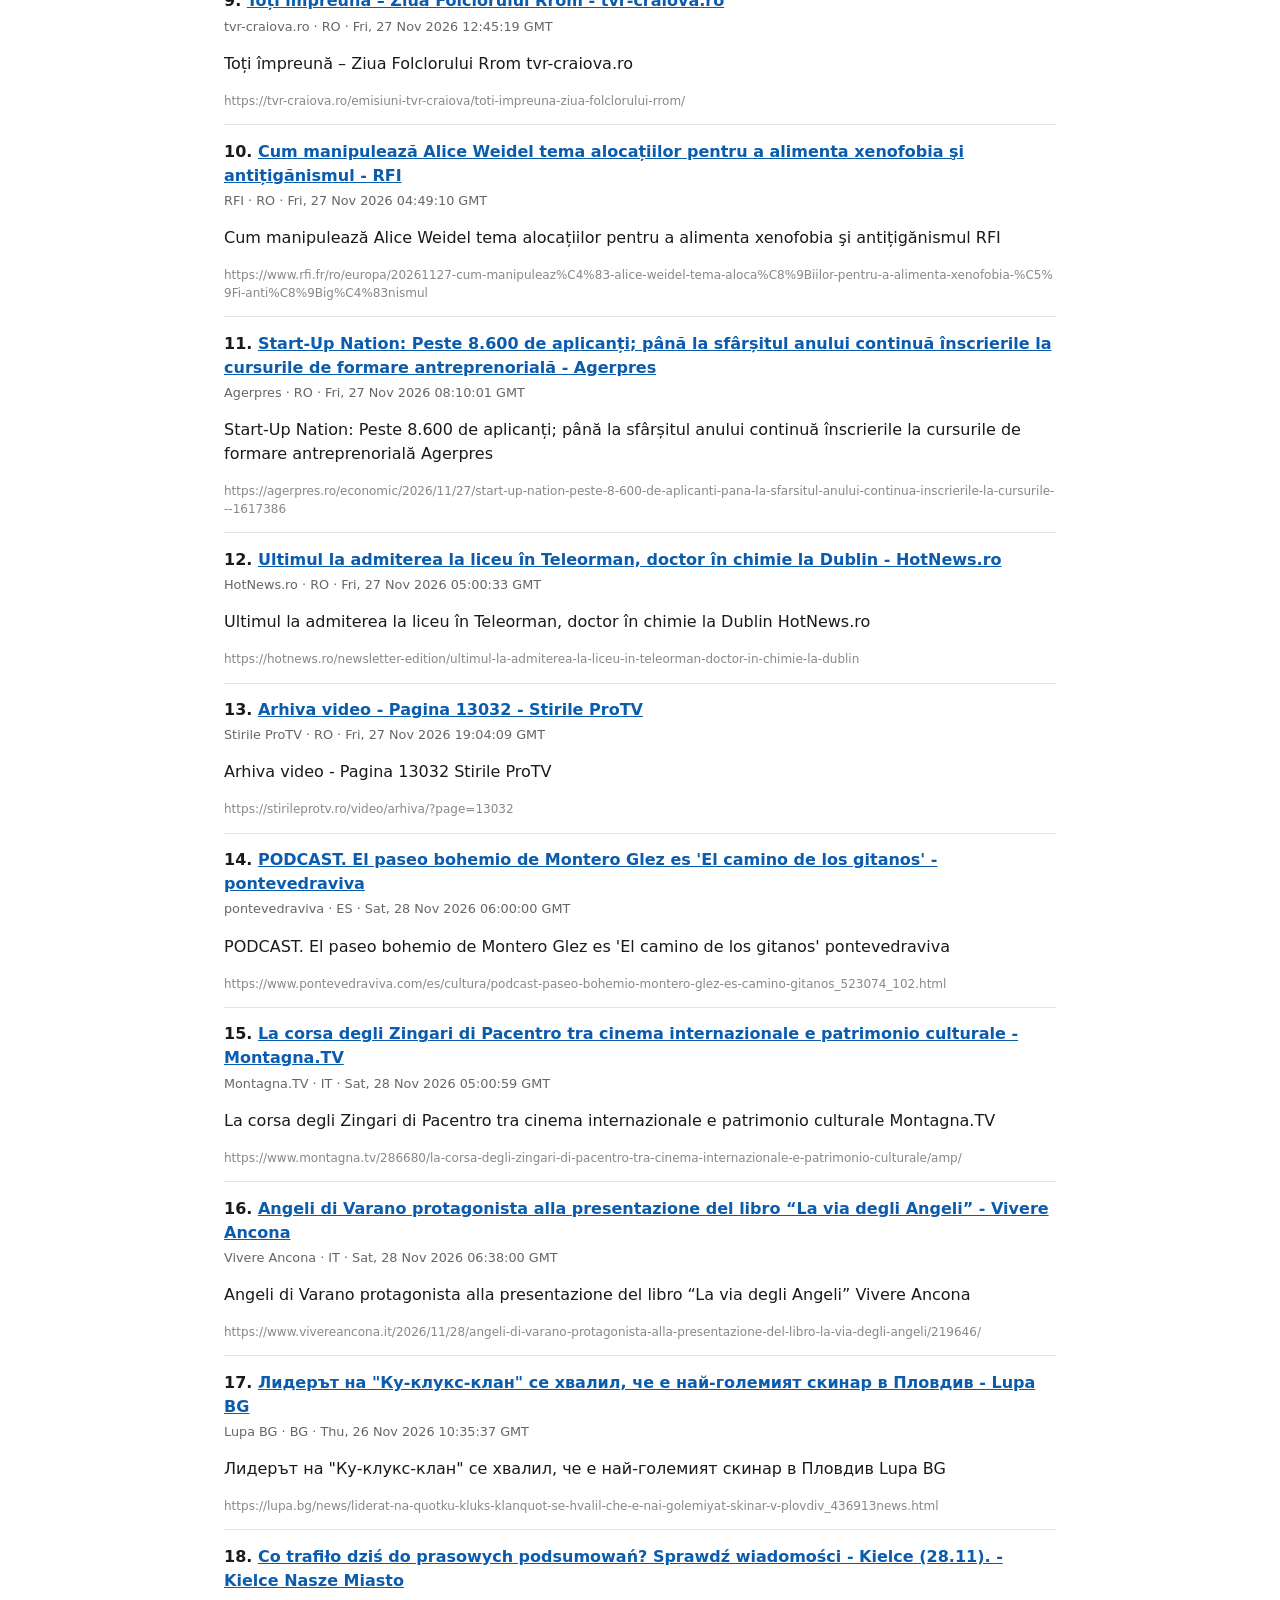
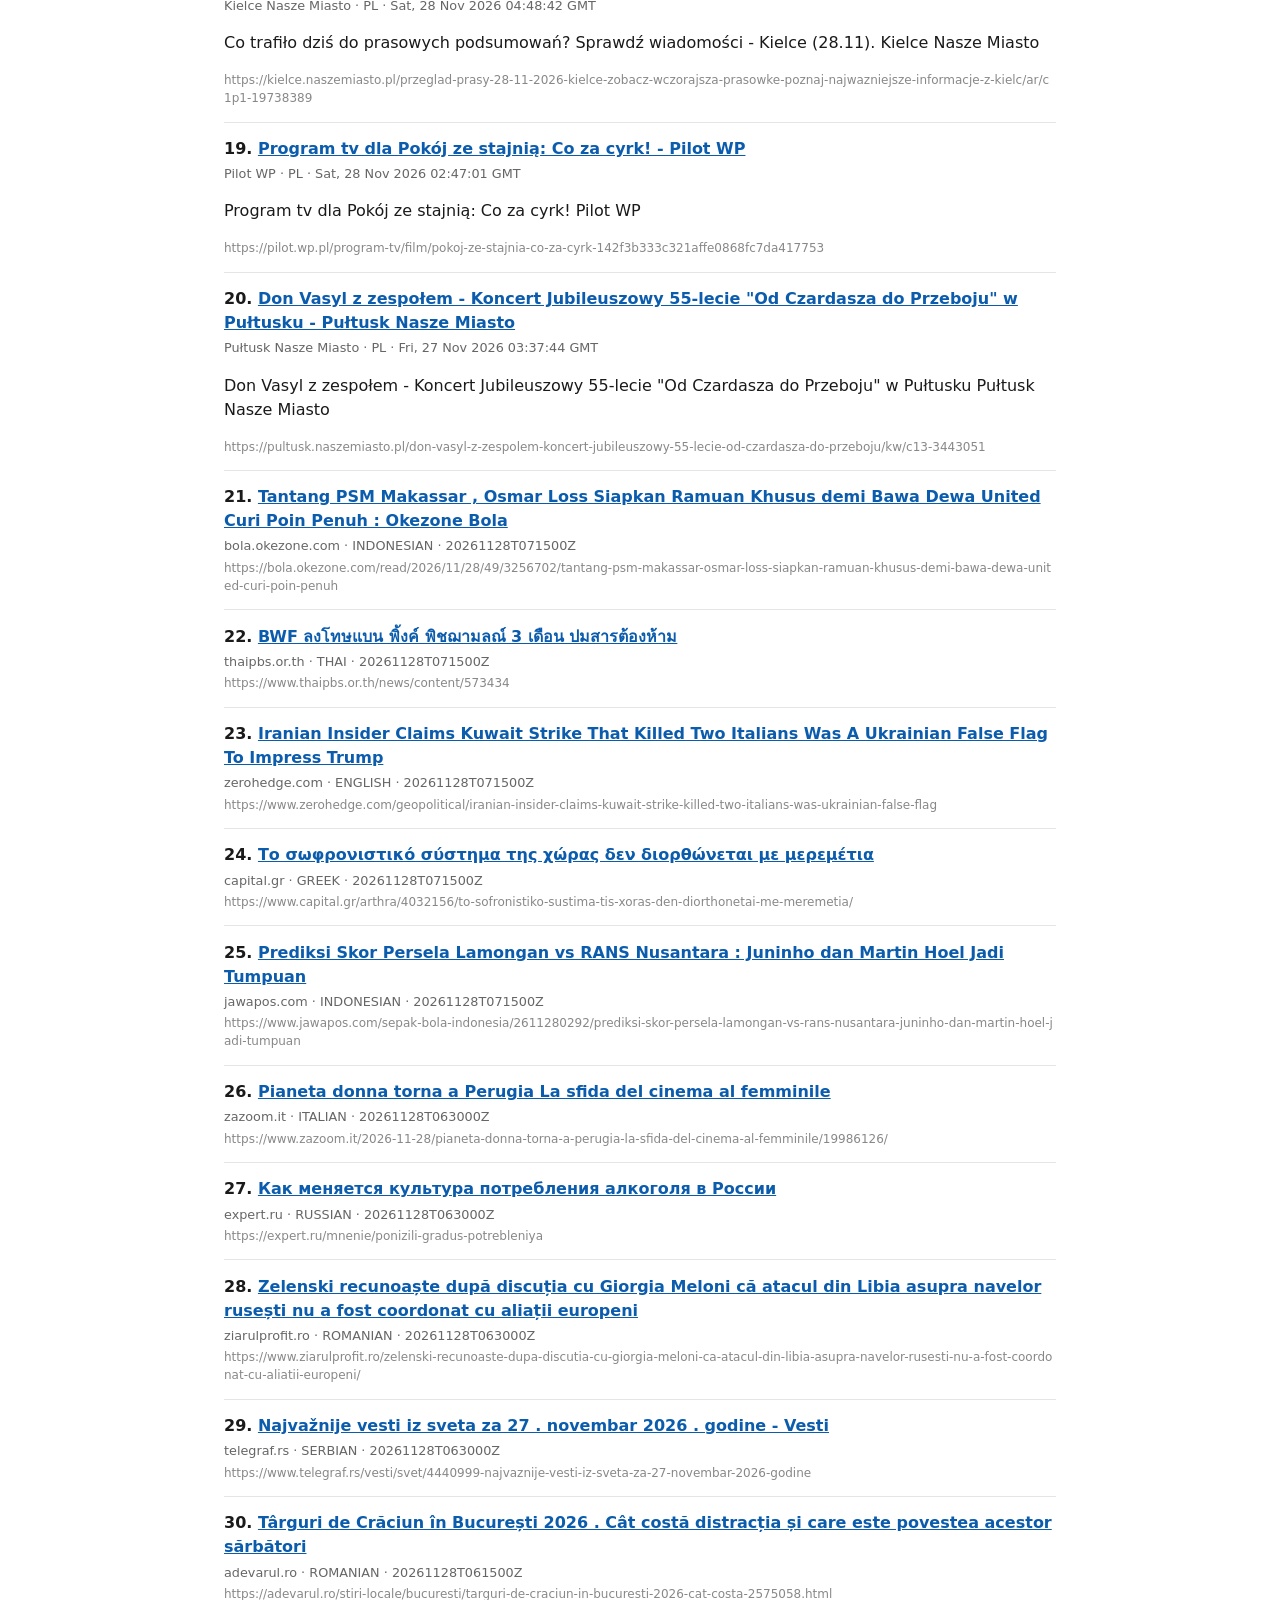
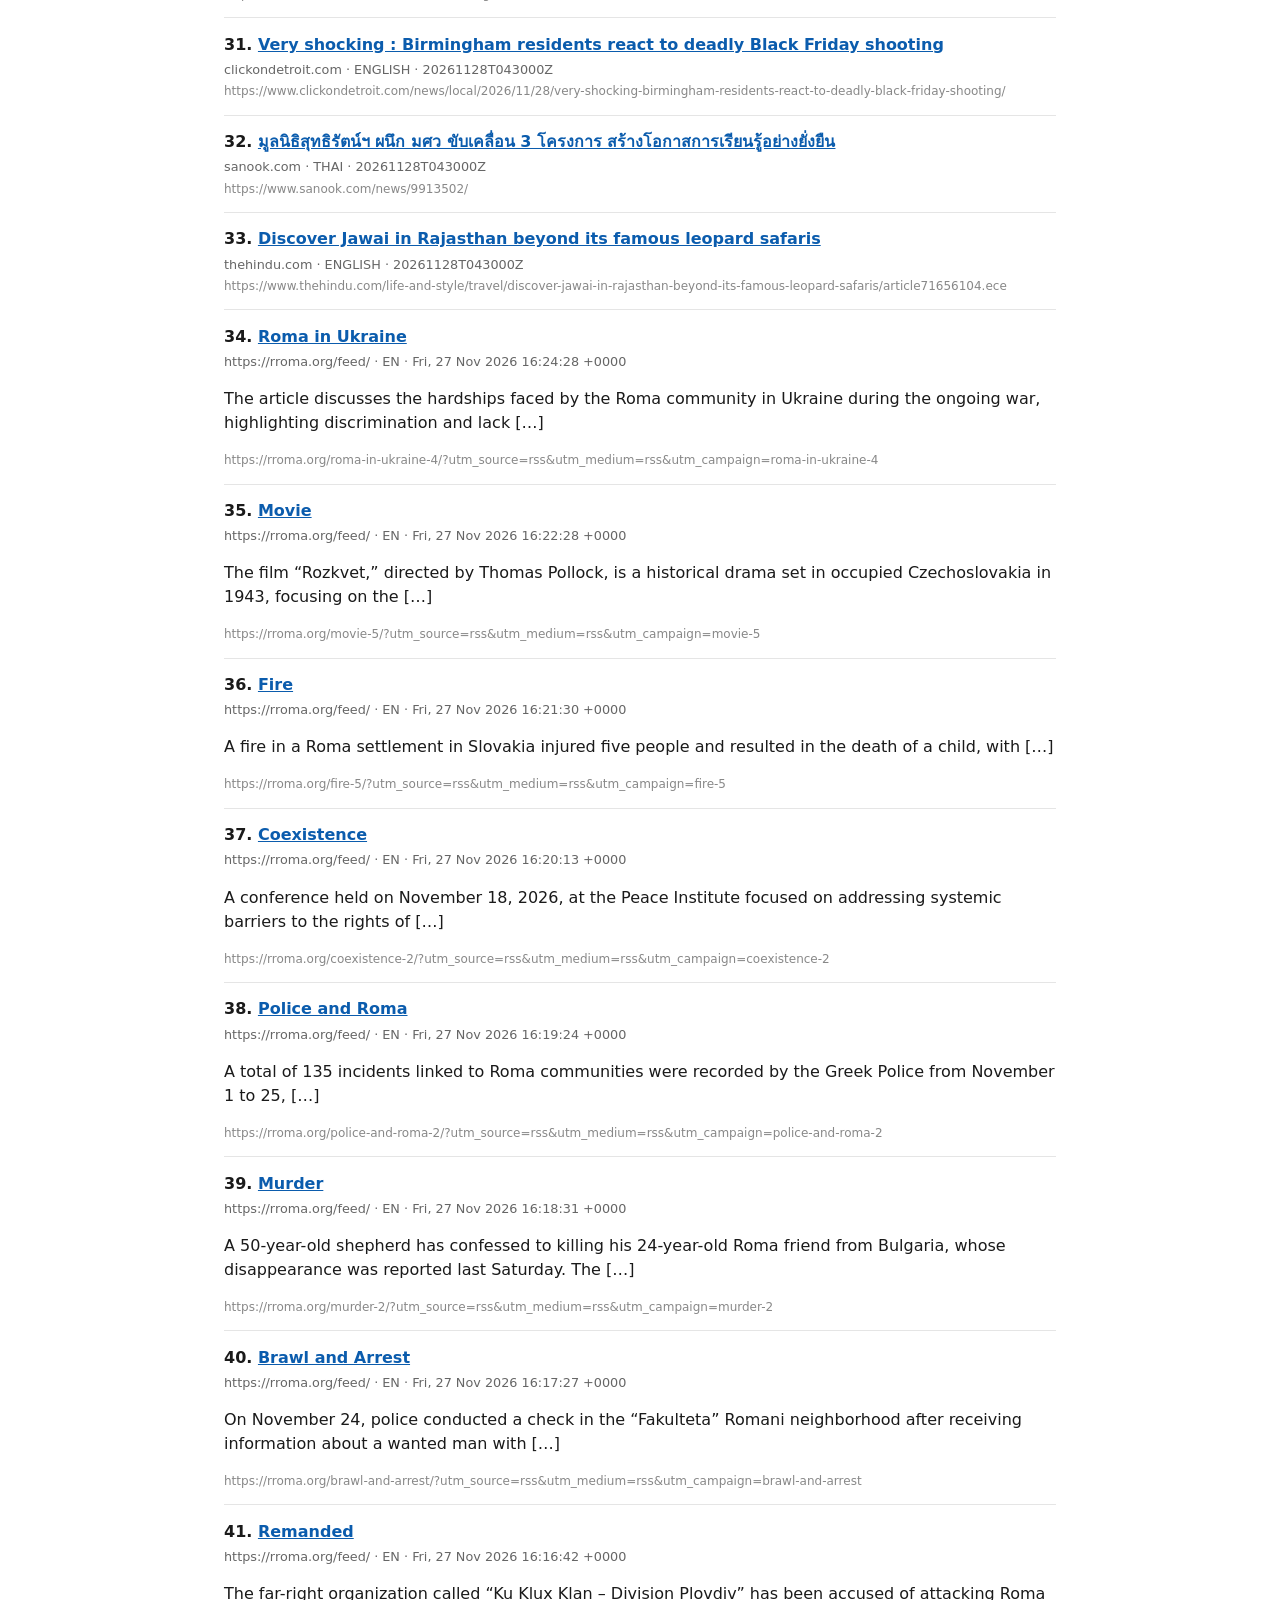
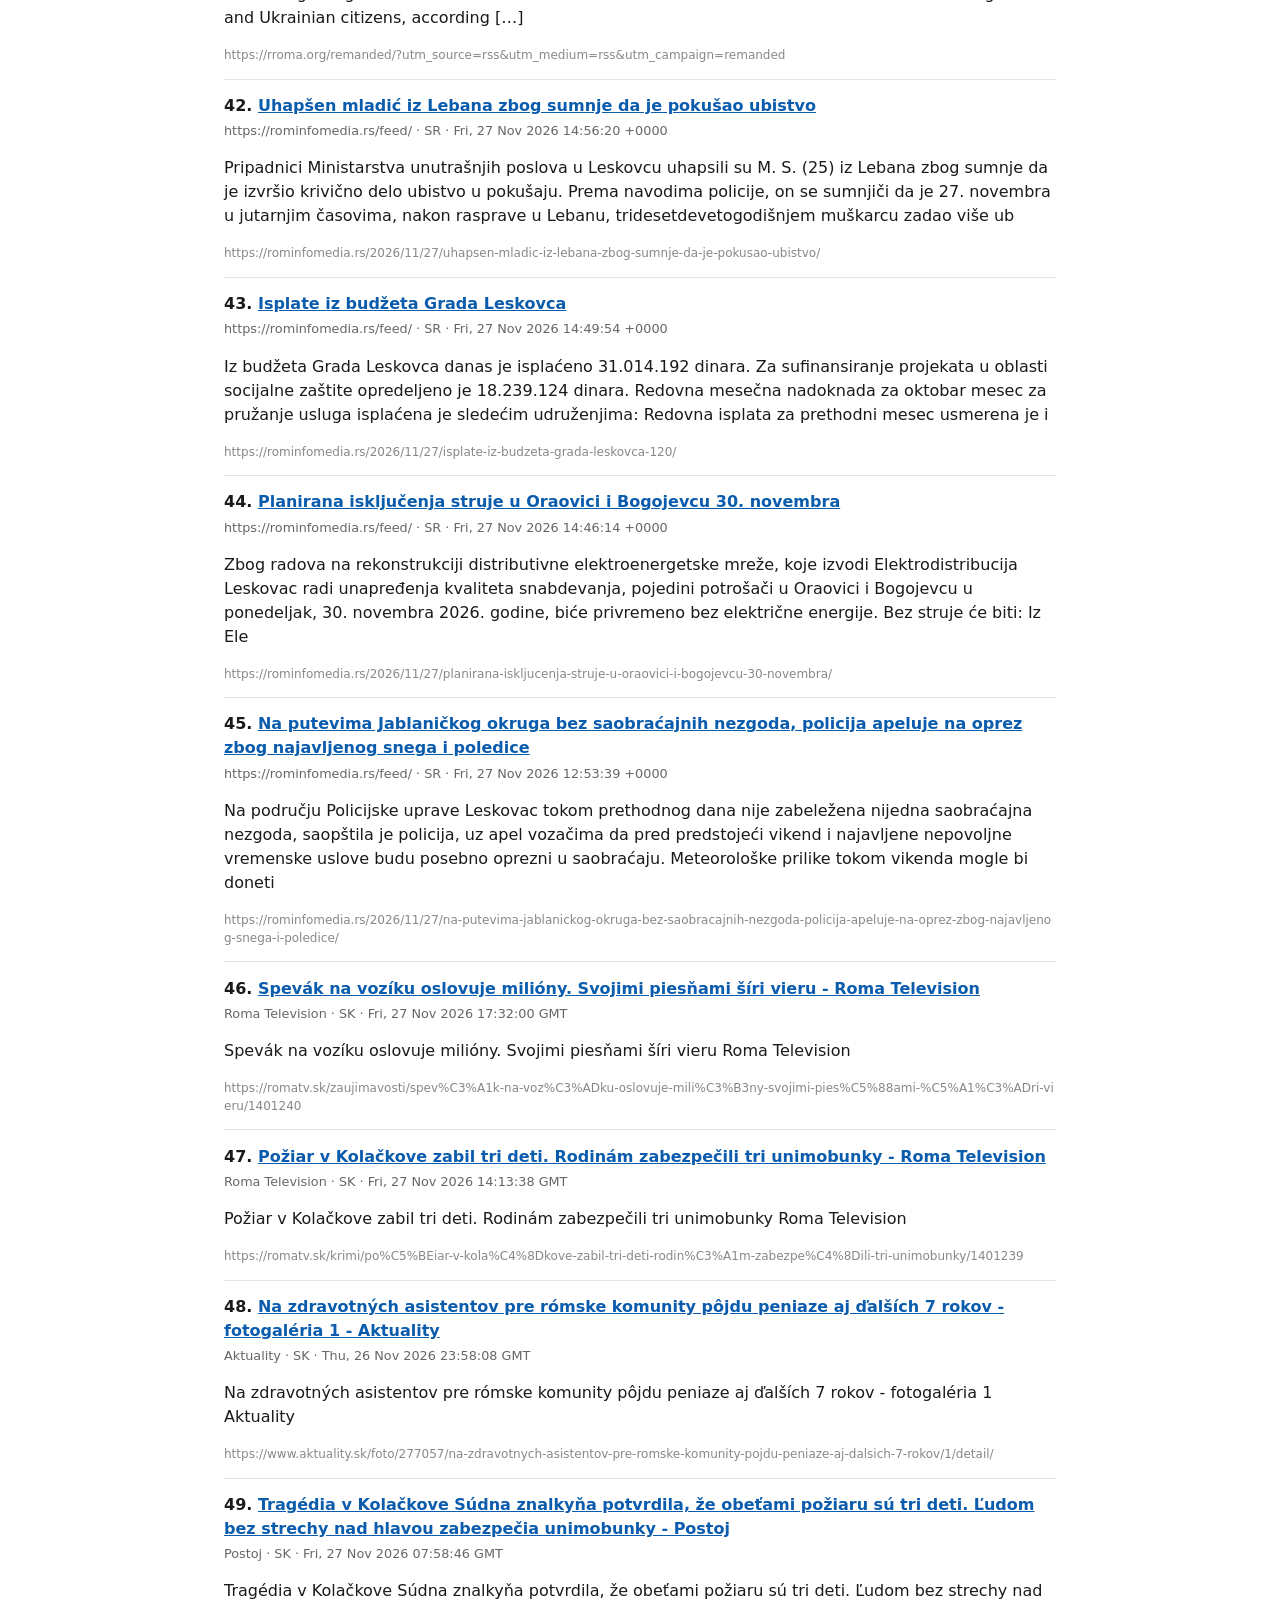
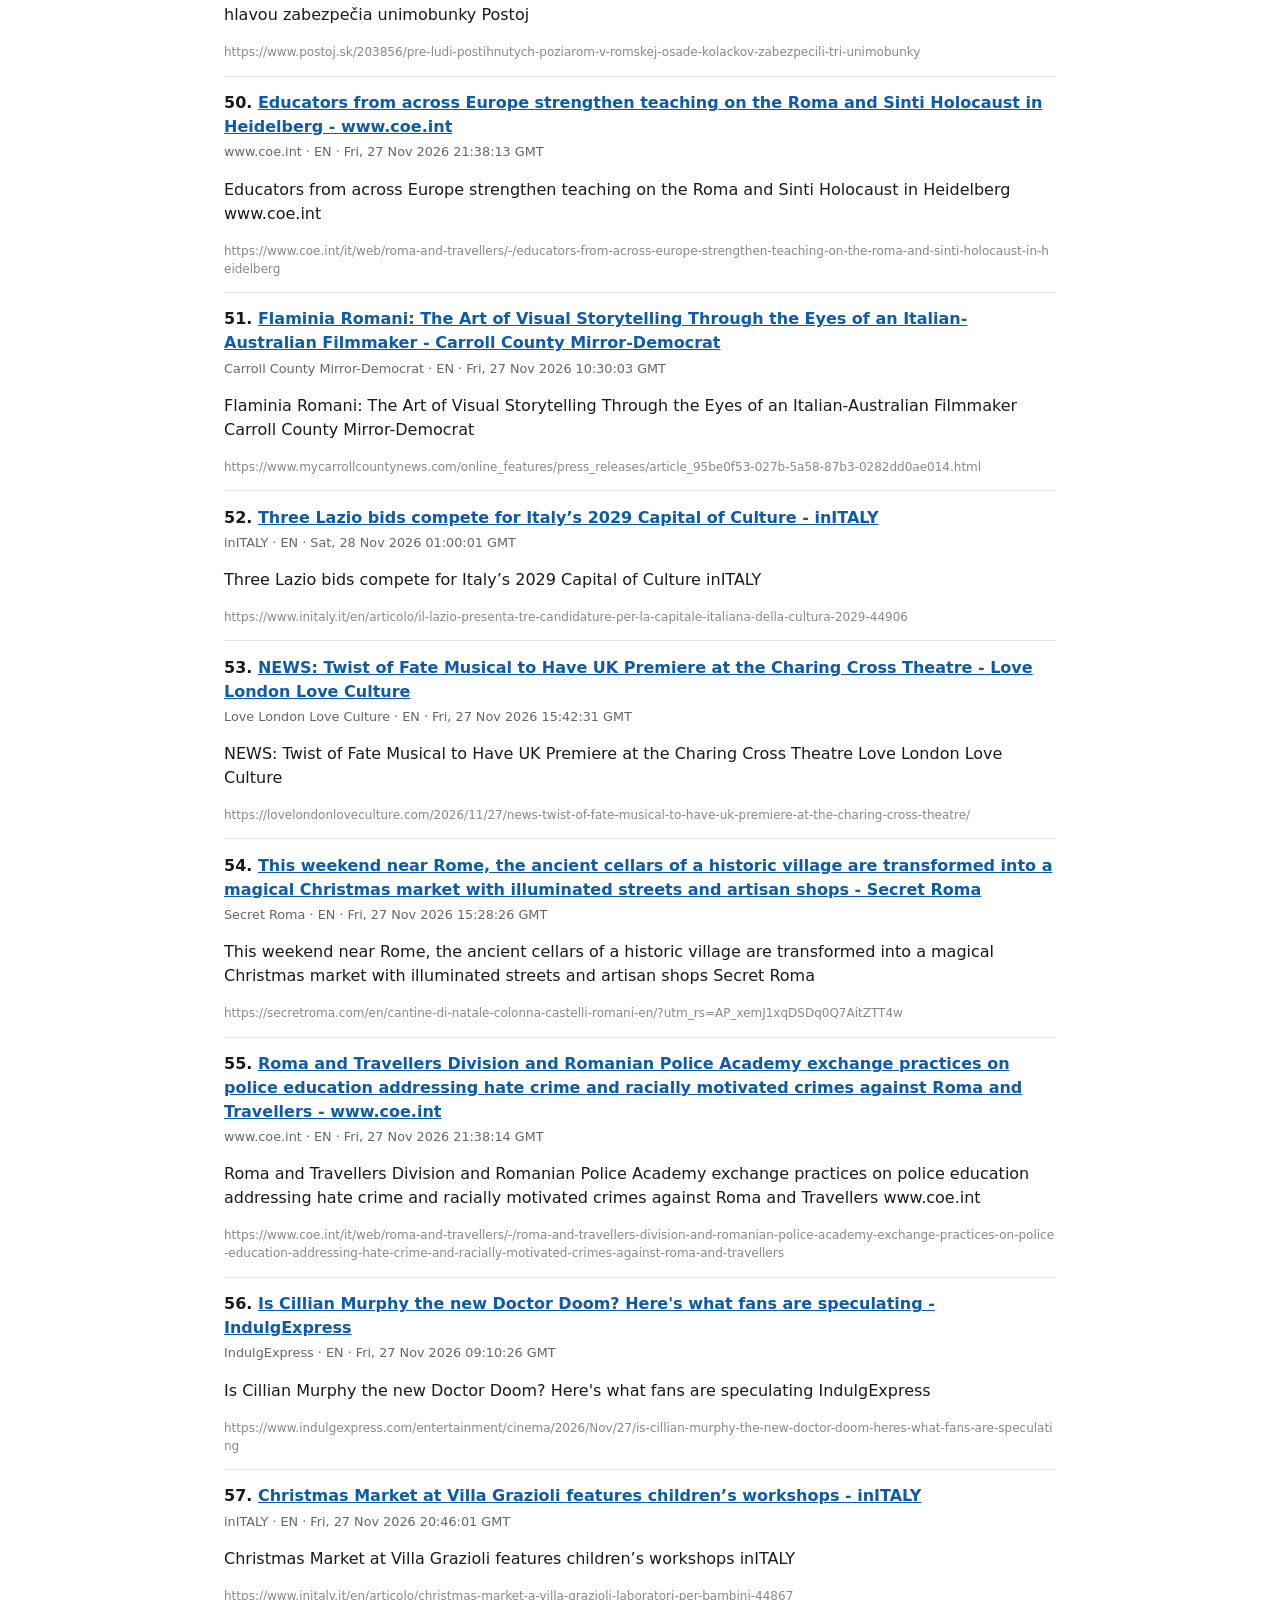
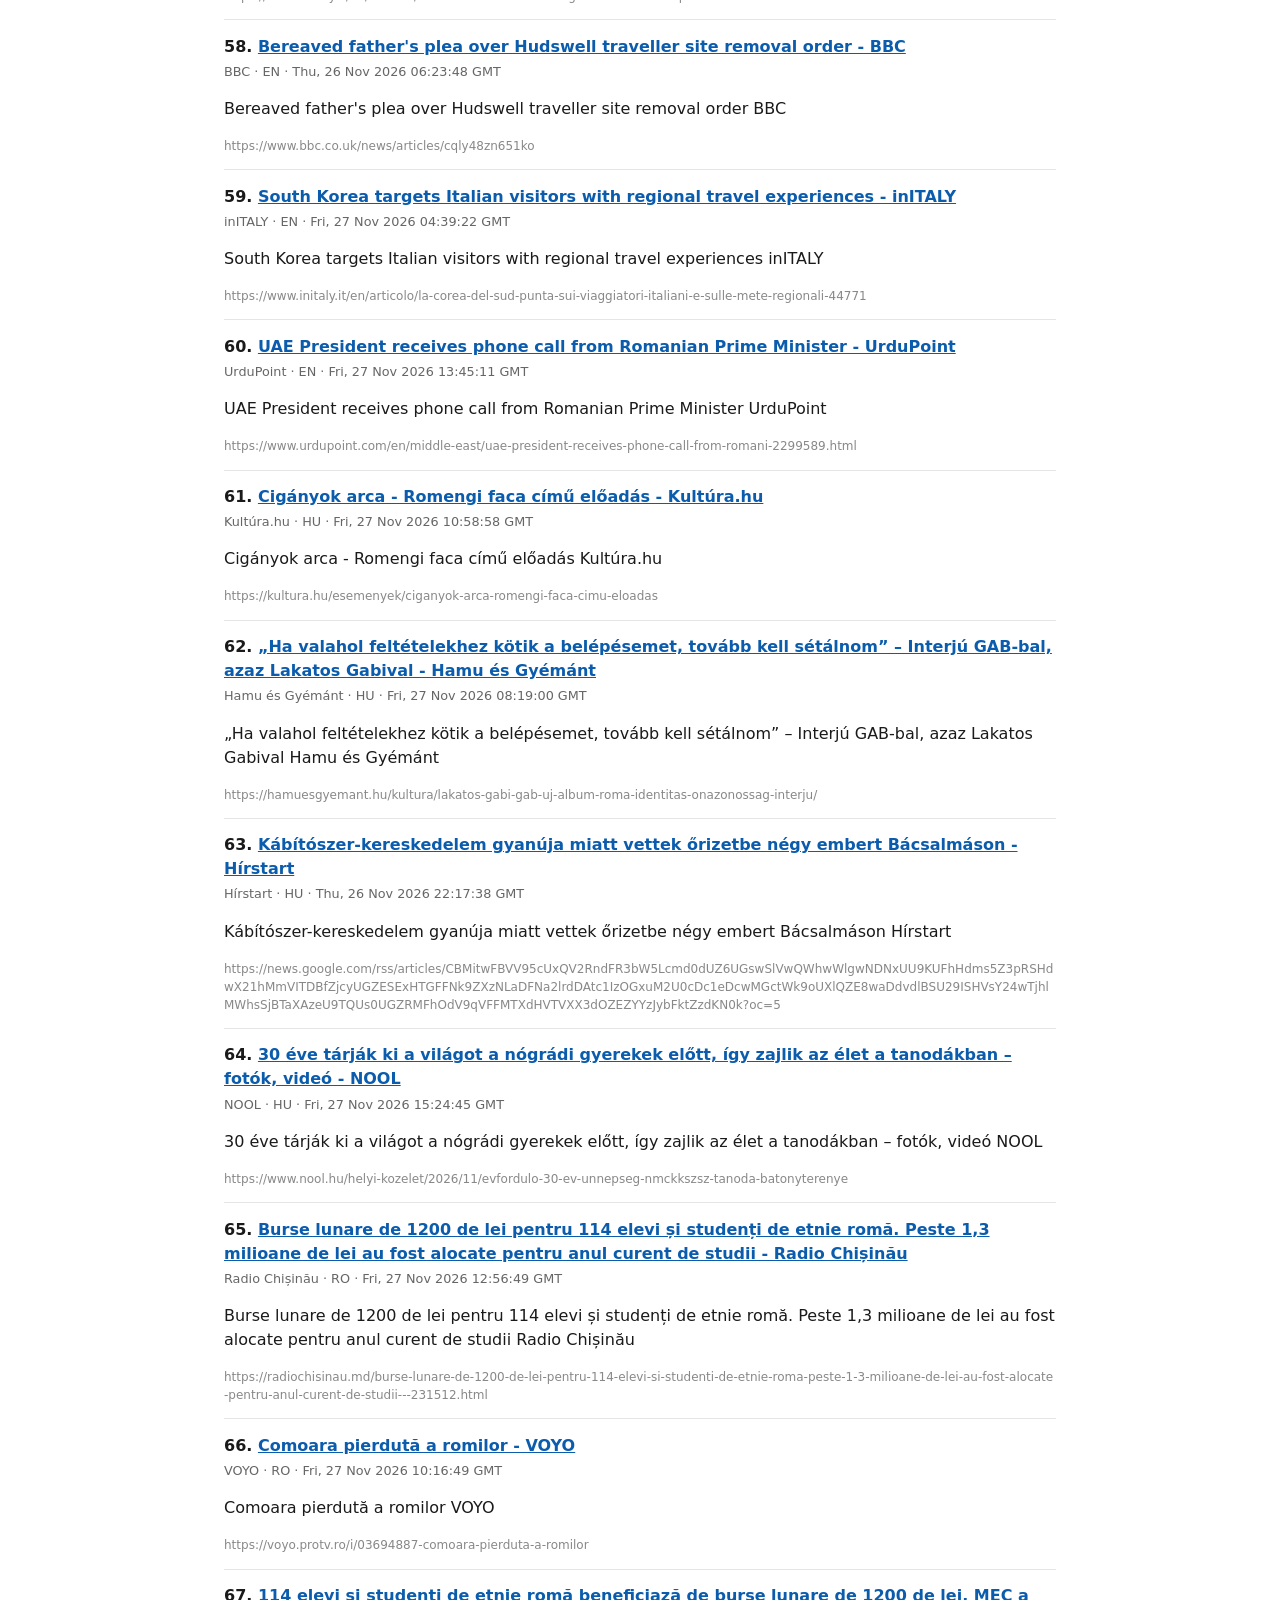
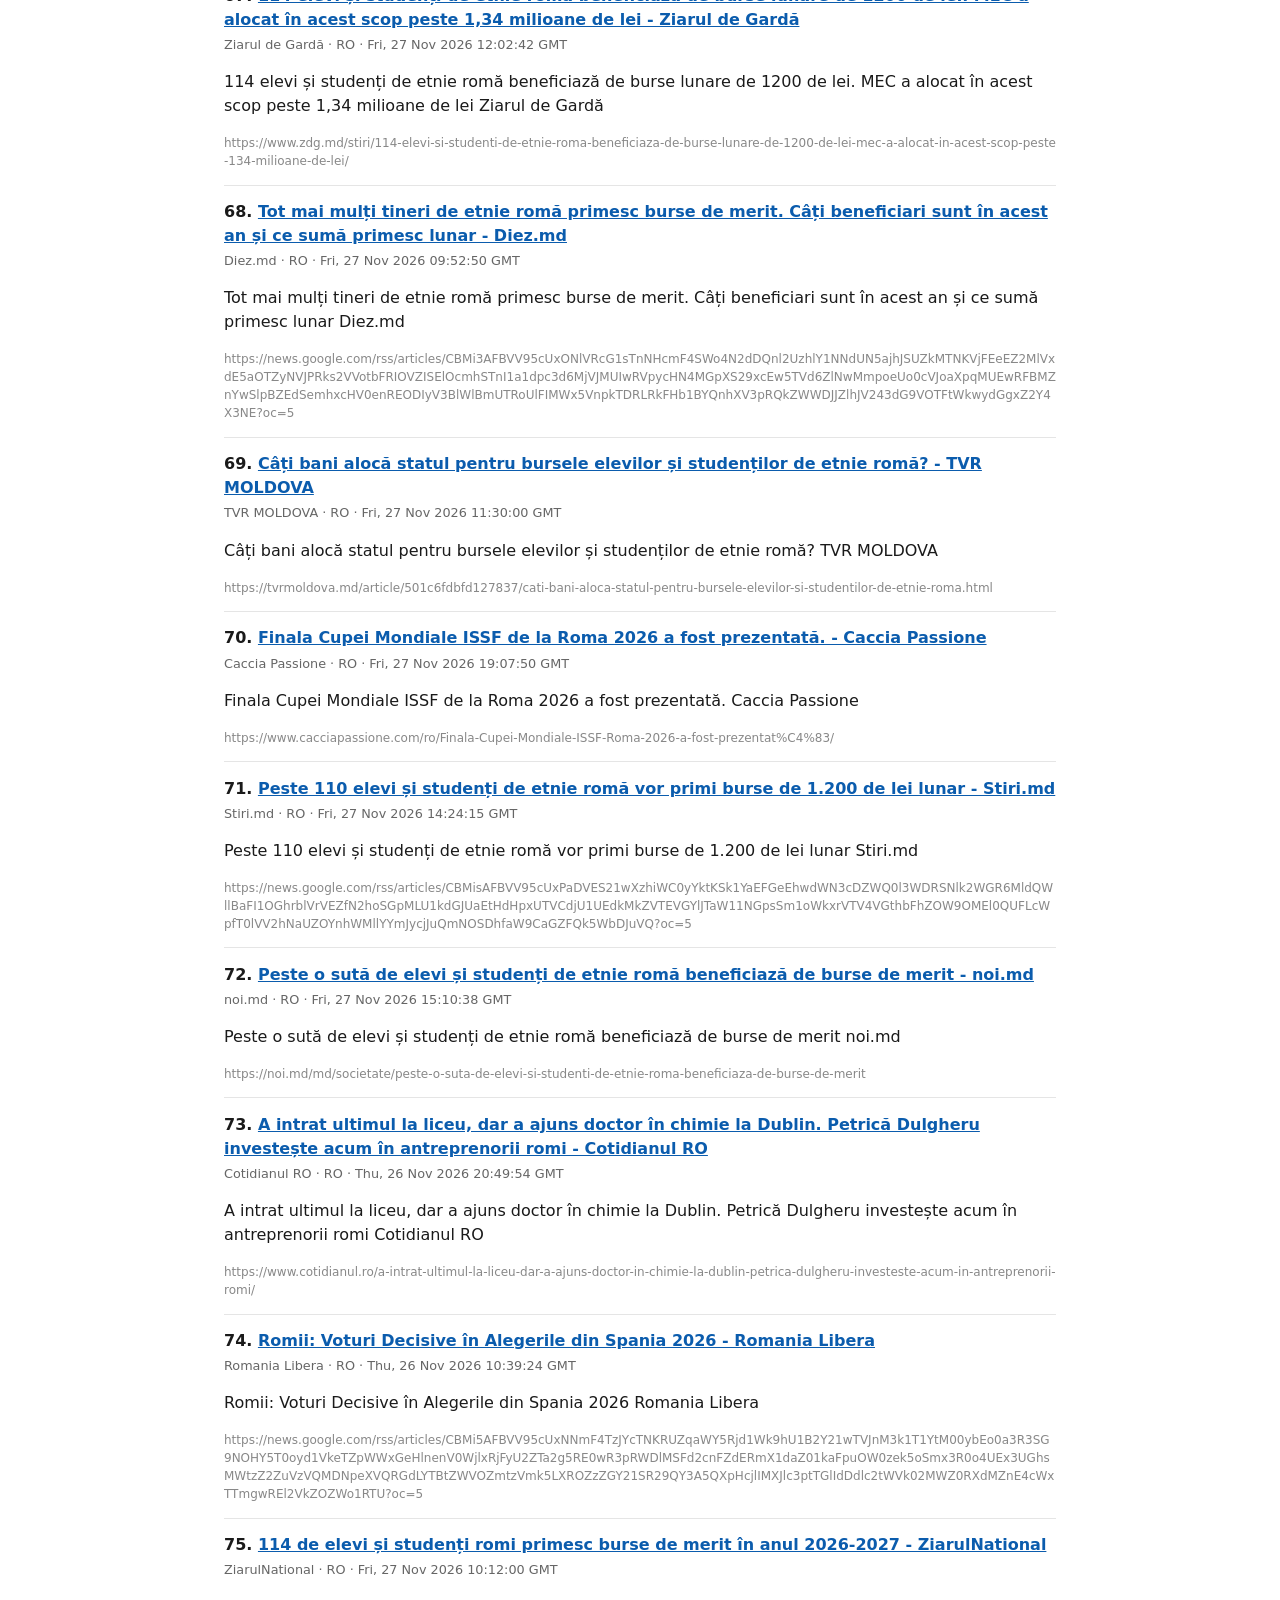
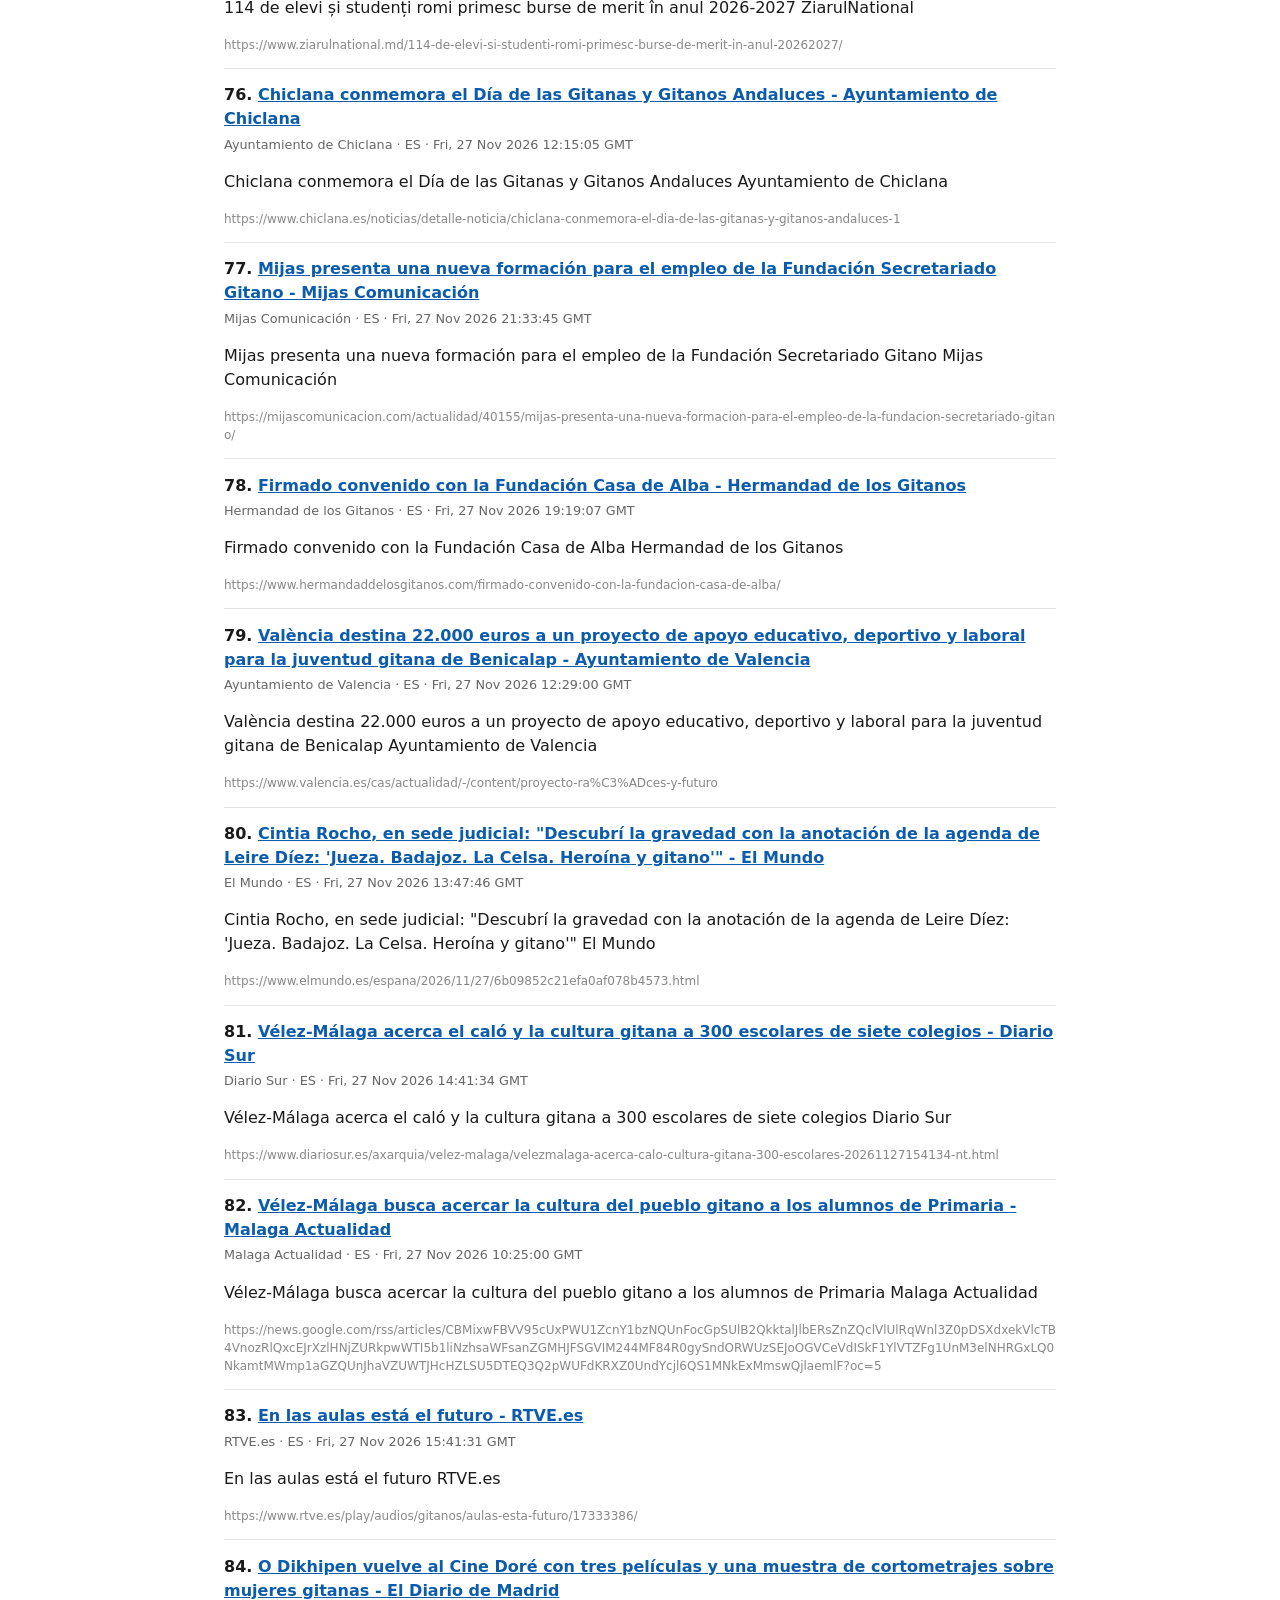
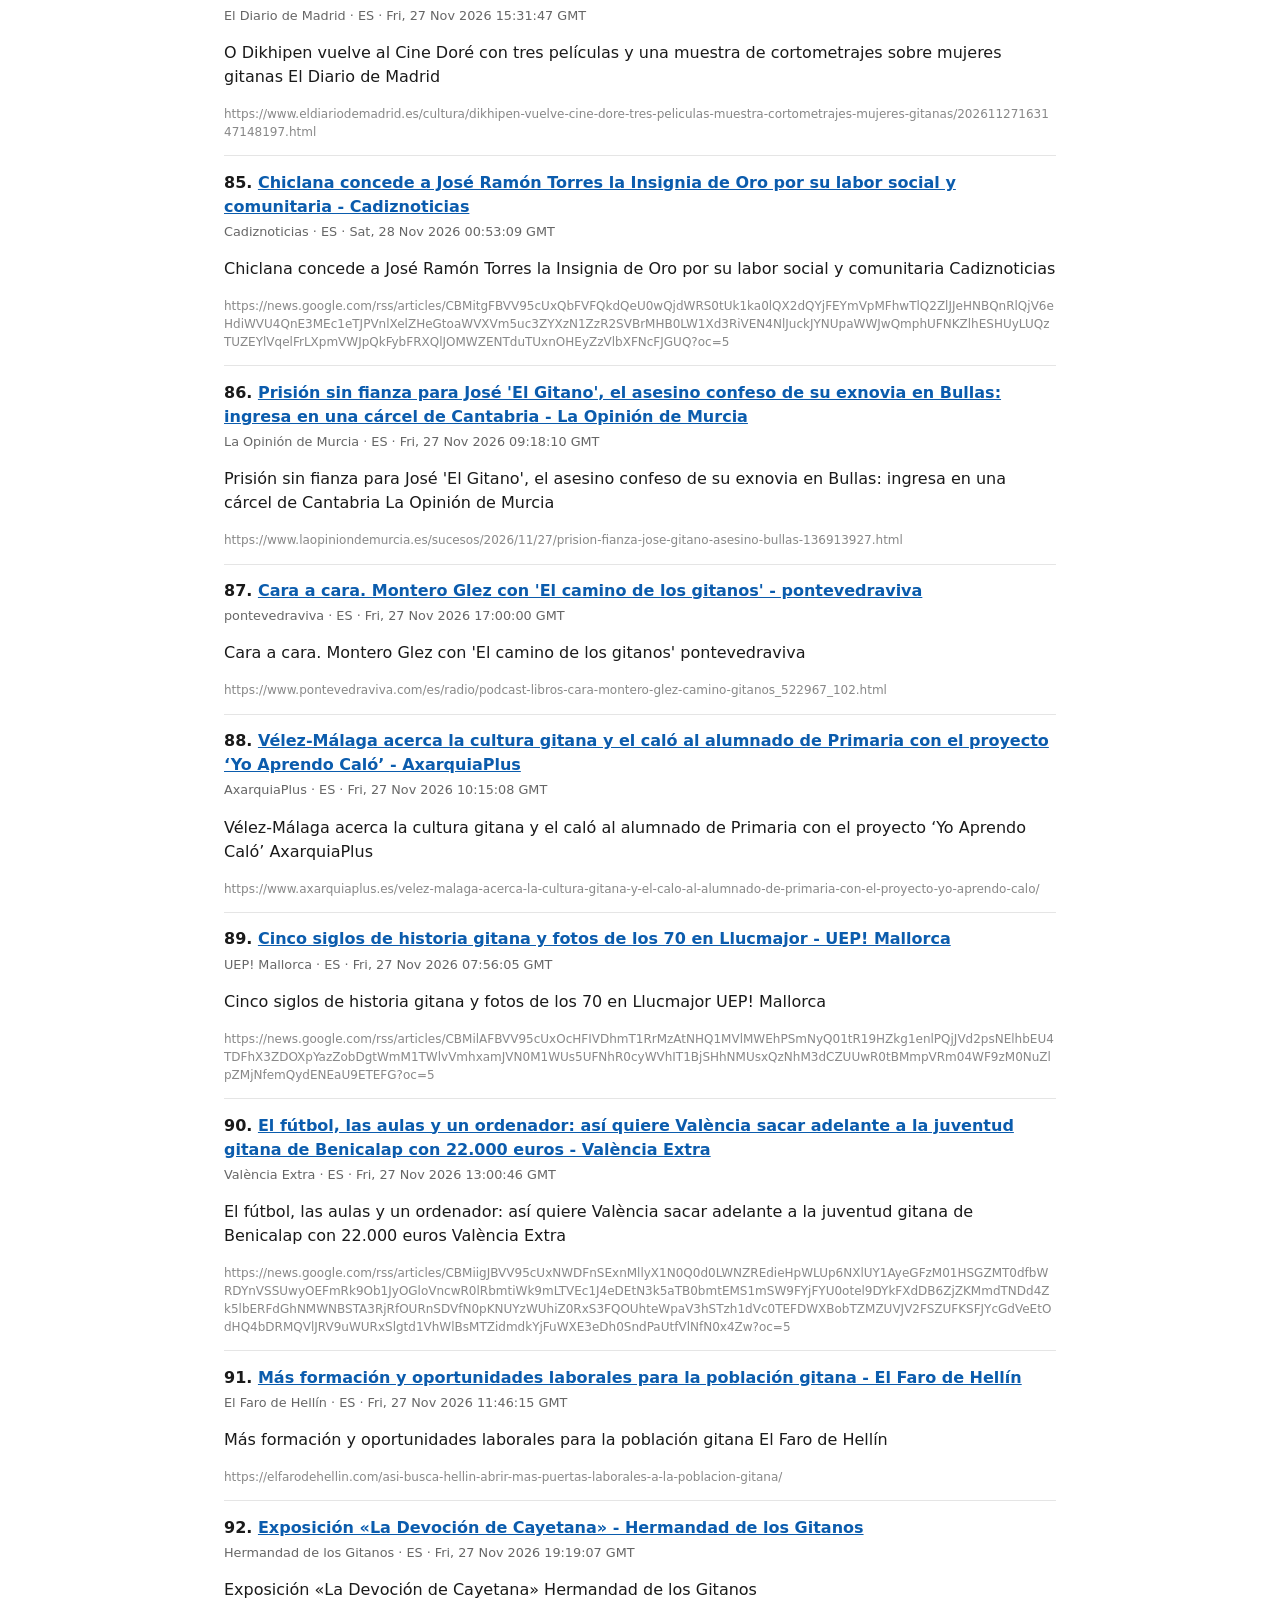
<file: feed/index.html>
<!DOCTYPE html>
<html lang="cs">
<head>
<meta charset="utf-8">
<meta name="viewport" content="width=device-width,initial-scale=1">
<title>Kandidáti – Romové ve světě (208)</title>
<style>
 body{font-family:system-ui,-apple-system,Segoe UI,Roboto,Arial,sans-serif;
      max-width:52rem;margin:0 auto;padding:1.5rem;line-height:1.5;color:#1a1a1a}
 h1{font-size:1.4rem;margin:0 0 .3rem}
 h2{font-size:1rem;margin:0 0 .2rem;font-weight:600}
 article{border-top:1px solid #e5e5e5;padding:.9rem 0}
 .meta{font-size:.8rem;color:#666;margin:.1rem 0}
 .url{font-size:.75rem;color:#888;word-break:break-all;margin:.2rem 0 0}
 .head{font-size:.85rem;color:#555;margin-bottom:1rem}
 a{color:#0b5cad}
</style>
</head>
<body>
<h1>Kandidátské zprávy o Romech ve světě</h1>
<p class="head">
 Vygenerováno (UTC): <strong>2026-11-28T07:42:36+00:00</strong><br>
 Počet nových zpráv: <strong>208</strong><br>
 Zdroje tohoto běhu: Google News 207
 (ok) ·
 GDELT 119 (ok) ·
 feedy 35 · weby 5
 
 <br><a href="archiv.html"><strong>Archiv posledních 7 dní →</strong></a>
 (vše, i to, co už agent dostal)
</p>
<article>
<h2>1. <a href="https://www.presovak.sk/clanky/16471/foto-poziar-v-kolackove-ma-tragicku-bilanciu-o-zivot-prisli-tri-deti">FOTO: Požiar v Kolačkove má tragickú bilanciu. O život prišli tri deti - Prešovak.sk</a></h2>
<p class="meta">Prešovak.sk · SK · Fri, 27 Nov 2026 10:42:27 GMT</p>
<p>FOTO: Požiar v Kolačkove má tragickú bilanciu. O život prišli tri deti Prešovak.sk</p>
<p class="url">https://www.presovak.sk/clanky/16471/foto-poziar-v-kolackove-ma-tragicku-bilanciu-o-zivot-prisli-tri-deti</p>
</article>
<article>
<h2>2. <a href="https://zivot.pluska.sk/reportaze/tragicky-poziar-na-vychode-slovenska-zahynulo-jedno-dieta-dalsie-dve-su-nezvestne">Tragický požiar na východe Slovenska: Zahynulo jedno dieťa, ďalšie dve sú nezvestné! - Život</a></h2>
<p class="meta">Život · SK · Thu, 26 Nov 2026 09:57:00 GMT</p>
<p>Tragický požiar na východe Slovenska: Zahynulo jedno dieťa, ďalšie dve sú nezvestné! Život</p>
<p class="url">https://zivot.pluska.sk/reportaze/tragicky-poziar-na-vychode-slovenska-zahynulo-jedno-dieta-dalsie-dve-su-nezvestne</p>
</article>
<article>
<h2>3. <a href="https://www.coe.int/de/web/roma-and-travellers/-/roma-and-travellers-division-and-romanian-police-academy-exchange-practices-on-police-education-addressing-hate-crime-and-racially-motivated-crimes-against-roma-and-travellers">Roma and Travellers Division and Romanian Police Academy exchange practices on police education addressing hate crime and racially motivated crimes against Roma and Travellers - www.coe.int</a></h2>
<p class="meta">www.coe.int · EN · Sat, 28 Nov 2026 01:18:50 GMT</p>
<p>Roma and Travellers Division and Romanian Police Academy exchange practices on police education addressing hate crime and racially motivated crimes against Roma and Travellers www.coe.int</p>
<p class="url">https://www.coe.int/de/web/roma-and-travellers/-/roma-and-travellers-division-and-romanian-police-academy-exchange-practices-on-police-education-addressing-hate-crime-and-racially-motivated-crimes-against-roma-and-travellers</p>
</article>
<article>
<h2>4. <a href="https://www.imdb.com/es-es/video/vi1151711257/?ref_=nm_vids_vi_3">▶️ Shut Eye - Season 2 Trailer - IMDb</a></h2>
<p class="meta">IMDb · EN · Sat, 28 Nov 2026 01:33:03 GMT</p>
<p>▶️ Shut Eye - Season 2 Trailer IMDb</p>
<p class="url">https://www.imdb.com/es-es/video/vi1151711257/?ref_=nm_vids_vi_3</p>
</article>
<article>
<h2>5. <a href="https://ancilazio.it/en/anci-lazio-supports-the-three-lazio-candidacies-for-italian-capital-of-culture-2029/">ANCI Lazio supports the three Lazio candidacies for the Italian Capital of Culture 2029 - Anci Lazio</a></h2>
<p class="meta">Anci Lazio · EN · Fri, 27 Nov 2026 11:46:06 GMT</p>
<p>ANCI Lazio supports the three Lazio candidacies for the Italian Capital of Culture 2029 Anci Lazio</p>
<p class="url">https://ancilazio.it/en/anci-lazio-supports-the-three-lazio-candidacies-for-italian-capital-of-culture-2029/</p>
</article>
<article>
<h2>6. <a href="https://www.initaly.it/en/articolo/leonardo-e-i-suoi-seguaci-in-mostra-alle-gallerie-d-italia-di-milano-44844">Leonardo and His Followers on View in Milan - inITALY</a></h2>
<p class="meta">inITALY · EN · Fri, 27 Nov 2026 16:51:06 GMT</p>
<p>Leonardo and His Followers on View in Milan inITALY</p>
<p class="url">https://www.initaly.it/en/articolo/leonardo-e-i-suoi-seguaci-in-mostra-alle-gallerie-d-italia-di-milano-44844</p>
</article>
<article>
<h2>7. <a href="https://dennikprospekt.sk/en/spravodajstvo/obrovska-tragedia-v-kolackove-poziar-pripravil-o-zivot-tri-deti">Huge tragedy in Kolačkov: Fire claimed the lives of three children (†2, †7 and †14) - dennikprospekt.sk</a></h2>
<p class="meta">dennikprospekt.sk · EN · Thu, 26 Nov 2026 17:00:00 GMT</p>
<p>Huge tragedy in Kolačkov: Fire claimed the lives of three children (†2, †7 and †14) dennikprospekt.sk</p>
<p class="url">https://dennikprospekt.sk/en/spravodajstvo/obrovska-tragedia-v-kolackove-poziar-pripravil-o-zivot-tri-deti</p>
</article>
<article>
<h2>8. <a href="https://www.digisport.ro/video/fotbal/champions-league/scandal-dupa-psg-as-roma-2-2-suporterii-italieni-acuzati-de-rasism-si-saluturi-naziste-4626947">Scandal după PSG – AS Roma 2-2! Suporterii italieni, acuzați de rasism și saluturi naziste - Digi Sport</a></h2>
<p class="meta">Digi Sport · RO · Fri, 27 Nov 2026 18:05:26 GMT</p>
<p>Scandal după PSG – AS Roma 2-2! Suporterii italieni, acuzați de rasism și saluturi naziste Digi Sport</p>
<p class="url">https://www.digisport.ro/video/fotbal/champions-league/scandal-dupa-psg-as-roma-2-2-suporterii-italieni-acuzati-de-rasism-si-saluturi-naziste-4626947</p>
</article>
<article>
<h2>9. <a href="https://tvr-craiova.ro/emisiuni-tvr-craiova/toti-impreuna-ziua-folclorului-rrom/">Toți împreună – Ziua Folclorului Rrom - tvr-craiova.ro</a></h2>
<p class="meta">tvr-craiova.ro · RO · Fri, 27 Nov 2026 12:45:19 GMT</p>
<p>Toți împreună – Ziua Folclorului Rrom tvr-craiova.ro</p>
<p class="url">https://tvr-craiova.ro/emisiuni-tvr-craiova/toti-impreuna-ziua-folclorului-rrom/</p>
</article>
<article>
<h2>10. <a href="https://www.rfi.fr/ro/europa/20261127-cum-manipuleaz%C4%83-alice-weidel-tema-aloca%C8%9Biilor-pentru-a-alimenta-xenofobia-%C5%9Fi-anti%C8%9Big%C4%83nismul">Cum manipulează Alice Weidel tema alocațiilor pentru a alimenta xenofobia şi antițigănismul - RFI</a></h2>
<p class="meta">RFI · RO · Fri, 27 Nov 2026 04:49:10 GMT</p>
<p>Cum manipulează Alice Weidel tema alocațiilor pentru a alimenta xenofobia şi antițigănismul RFI</p>
<p class="url">https://www.rfi.fr/ro/europa/20261127-cum-manipuleaz%C4%83-alice-weidel-tema-aloca%C8%9Biilor-pentru-a-alimenta-xenofobia-%C5%9Fi-anti%C8%9Big%C4%83nismul</p>
</article>
<article>
<h2>11. <a href="https://agerpres.ro/economic/2026/11/27/start-up-nation-peste-8-600-de-aplicanti-pana-la-sfarsitul-anului-continua-inscrierile-la-cursurile---1617386">Start-Up Nation: Peste 8.600 de aplicanți; până la sfârșitul anului continuă înscrierile la cursurile de formare antreprenorială - Agerpres</a></h2>
<p class="meta">Agerpres · RO · Fri, 27 Nov 2026 08:10:01 GMT</p>
<p>Start-Up Nation: Peste 8.600 de aplicanți; până la sfârșitul anului continuă înscrierile la cursurile de formare antreprenorială Agerpres</p>
<p class="url">https://agerpres.ro/economic/2026/11/27/start-up-nation-peste-8-600-de-aplicanti-pana-la-sfarsitul-anului-continua-inscrierile-la-cursurile---1617386</p>
</article>
<article>
<h2>12. <a href="https://hotnews.ro/newsletter-edition/ultimul-la-admiterea-la-liceu-in-teleorman-doctor-in-chimie-la-dublin">Ultimul la admiterea la liceu în Teleorman, doctor în chimie la Dublin - HotNews.ro</a></h2>
<p class="meta">HotNews.ro · RO · Fri, 27 Nov 2026 05:00:33 GMT</p>
<p>Ultimul la admiterea la liceu în Teleorman, doctor în chimie la Dublin HotNews.ro</p>
<p class="url">https://hotnews.ro/newsletter-edition/ultimul-la-admiterea-la-liceu-in-teleorman-doctor-in-chimie-la-dublin</p>
</article>
<article>
<h2>13. <a href="https://stirileprotv.ro/video/arhiva/?page=13032">Arhiva video - Pagina 13032 - Stirile ProTV</a></h2>
<p class="meta">Stirile ProTV · RO · Fri, 27 Nov 2026 19:04:09 GMT</p>
<p>Arhiva video - Pagina 13032 Stirile ProTV</p>
<p class="url">https://stirileprotv.ro/video/arhiva/?page=13032</p>
</article>
<article>
<h2>14. <a href="https://www.pontevedraviva.com/es/cultura/podcast-paseo-bohemio-montero-glez-es-camino-gitanos_523074_102.html">PODCAST. El paseo bohemio de Montero Glez es &#x27;El camino de los gitanos&#x27; - pontevedraviva</a></h2>
<p class="meta">pontevedraviva · ES · Sat, 28 Nov 2026 06:00:00 GMT</p>
<p>PODCAST. El paseo bohemio de Montero Glez es &#x27;El camino de los gitanos&#x27; pontevedraviva</p>
<p class="url">https://www.pontevedraviva.com/es/cultura/podcast-paseo-bohemio-montero-glez-es-camino-gitanos_523074_102.html</p>
</article>
<article>
<h2>15. <a href="https://www.montagna.tv/286680/la-corsa-degli-zingari-di-pacentro-tra-cinema-internazionale-e-patrimonio-culturale/amp/">La corsa degli Zingari di Pacentro tra cinema internazionale e patrimonio culturale - Montagna.TV</a></h2>
<p class="meta">Montagna.TV · IT · Sat, 28 Nov 2026 05:00:59 GMT</p>
<p>La corsa degli Zingari di Pacentro tra cinema internazionale e patrimonio culturale Montagna.TV</p>
<p class="url">https://www.montagna.tv/286680/la-corsa-degli-zingari-di-pacentro-tra-cinema-internazionale-e-patrimonio-culturale/amp/</p>
</article>
<article>
<h2>16. <a href="https://www.vivereancona.it/2026/11/28/angeli-di-varano-protagonista-alla-presentazione-del-libro-la-via-degli-angeli/219646/">Angeli di Varano protagonista alla presentazione del libro “La via degli Angeli” - Vivere Ancona</a></h2>
<p class="meta">Vivere Ancona · IT · Sat, 28 Nov 2026 06:38:00 GMT</p>
<p>Angeli di Varano protagonista alla presentazione del libro “La via degli Angeli” Vivere Ancona</p>
<p class="url">https://www.vivereancona.it/2026/11/28/angeli-di-varano-protagonista-alla-presentazione-del-libro-la-via-degli-angeli/219646/</p>
</article>
<article>
<h2>17. <a href="https://lupa.bg/news/liderat-na-quotku-kluks-klanquot-se-hvalil-che-e-nai-golemiyat-skinar-v-plovdiv_436913news.html">Лидерът на &quot;Ку-клукс-клан&quot; се хвалил, че е най-големият скинар в Пловдив - Lupa BG</a></h2>
<p class="meta">Lupa BG · BG · Thu, 26 Nov 2026 10:35:37 GMT</p>
<p>Лидерът на &quot;Ку-клукс-клан&quot; се хвалил, че е най-големият скинар в Пловдив Lupa BG</p>
<p class="url">https://lupa.bg/news/liderat-na-quotku-kluks-klanquot-se-hvalil-che-e-nai-golemiyat-skinar-v-plovdiv_436913news.html</p>
</article>
<article>
<h2>18. <a href="https://kielce.naszemiasto.pl/przeglad-prasy-28-11-2026-kielce-zobacz-wczorajsza-prasowke-poznaj-najwazniejsze-informacje-z-kielc/ar/c1p1-19738389">Co trafiło dziś do prasowych podsumowań? Sprawdź wiadomości - Kielce (28.11). - Kielce Nasze Miasto</a></h2>
<p class="meta">Kielce Nasze Miasto · PL · Sat, 28 Nov 2026 04:48:42 GMT</p>
<p>Co trafiło dziś do prasowych podsumowań? Sprawdź wiadomości - Kielce (28.11). Kielce Nasze Miasto</p>
<p class="url">https://kielce.naszemiasto.pl/przeglad-prasy-28-11-2026-kielce-zobacz-wczorajsza-prasowke-poznaj-najwazniejsze-informacje-z-kielc/ar/c1p1-19738389</p>
</article>
<article>
<h2>19. <a href="https://pilot.wp.pl/program-tv/film/pokoj-ze-stajnia-co-za-cyrk-142f3b333c321affe0868fc7da417753">Program tv dla Pokój ze stajnią: Co za cyrk! - Pilot WP</a></h2>
<p class="meta">Pilot WP · PL · Sat, 28 Nov 2026 02:47:01 GMT</p>
<p>Program tv dla Pokój ze stajnią: Co za cyrk! Pilot WP</p>
<p class="url">https://pilot.wp.pl/program-tv/film/pokoj-ze-stajnia-co-za-cyrk-142f3b333c321affe0868fc7da417753</p>
</article>
<article>
<h2>20. <a href="https://pultusk.naszemiasto.pl/don-vasyl-z-zespolem-koncert-jubileuszowy-55-lecie-od-czardasza-do-przeboju/kw/c13-3443051">Don Vasyl z zespołem - Koncert Jubileuszowy 55-lecie &quot;Od Czardasza do Przeboju&quot; w Pułtusku - Pułtusk Nasze Miasto</a></h2>
<p class="meta">Pułtusk Nasze Miasto · PL · Fri, 27 Nov 2026 03:37:44 GMT</p>
<p>Don Vasyl z zespołem - Koncert Jubileuszowy 55-lecie &quot;Od Czardasza do Przeboju&quot; w Pułtusku Pułtusk Nasze Miasto</p>
<p class="url">https://pultusk.naszemiasto.pl/don-vasyl-z-zespolem-koncert-jubileuszowy-55-lecie-od-czardasza-do-przeboju/kw/c13-3443051</p>
</article>
<article>
<h2>21. <a href="https://bola.okezone.com/read/2026/11/28/49/3256702/tantang-psm-makassar-osmar-loss-siapkan-ramuan-khusus-demi-bawa-dewa-united-curi-poin-penuh">Tantang PSM Makassar , Osmar Loss Siapkan Ramuan Khusus demi Bawa Dewa United Curi Poin Penuh : Okezone Bola</a></h2>
<p class="meta">bola.okezone.com · INDONESIAN · 20261128T071500Z</p>
<p class="url">https://bola.okezone.com/read/2026/11/28/49/3256702/tantang-psm-makassar-osmar-loss-siapkan-ramuan-khusus-demi-bawa-dewa-united-curi-poin-penuh</p>
</article>
<article>
<h2>22. <a href="https://www.thaipbs.or.th/news/content/573434">BWF ลงโทษแบน  พิ้งค์ พิชฌามลณ์  3 เดือน ปมสารต้องห้าม</a></h2>
<p class="meta">thaipbs.or.th · THAI · 20261128T071500Z</p>
<p class="url">https://www.thaipbs.or.th/news/content/573434</p>
</article>
<article>
<h2>23. <a href="https://www.zerohedge.com/geopolitical/iranian-insider-claims-kuwait-strike-killed-two-italians-was-ukrainian-false-flag">Iranian Insider Claims Kuwait Strike That Killed Two Italians Was A Ukrainian  False Flag  To Impress Trump</a></h2>
<p class="meta">zerohedge.com · ENGLISH · 20261128T071500Z</p>
<p class="url">https://www.zerohedge.com/geopolitical/iranian-insider-claims-kuwait-strike-killed-two-italians-was-ukrainian-false-flag</p>
</article>
<article>
<h2>24. <a href="https://www.capital.gr/arthra/4032156/to-sofronistiko-sustima-tis-xoras-den-diorthonetai-me-meremetia/">Το σωφρονιστικό σύστημα της χώρας δεν διορθώνεται με μερεμέτια</a></h2>
<p class="meta">capital.gr · GREEK · 20261128T071500Z</p>
<p class="url">https://www.capital.gr/arthra/4032156/to-sofronistiko-sustima-tis-xoras-den-diorthonetai-me-meremetia/</p>
</article>
<article>
<h2>25. <a href="https://www.jawapos.com/sepak-bola-indonesia/2611280292/prediksi-skor-persela-lamongan-vs-rans-nusantara-juninho-dan-martin-hoel-jadi-tumpuan">Prediksi Skor Persela Lamongan vs RANS Nusantara : Juninho dan Martin Hoel Jadi Tumpuan</a></h2>
<p class="meta">jawapos.com · INDONESIAN · 20261128T071500Z</p>
<p class="url">https://www.jawapos.com/sepak-bola-indonesia/2611280292/prediksi-skor-persela-lamongan-vs-rans-nusantara-juninho-dan-martin-hoel-jadi-tumpuan</p>
</article>
<article>
<h2>26. <a href="https://www.zazoom.it/2026-11-28/pianeta-donna-torna-a-perugia-la-sfida-del-cinema-al-femminile/19986126/">Pianeta donna torna a Perugia La sfida del cinema al femminile</a></h2>
<p class="meta">zazoom.it · ITALIAN · 20261128T063000Z</p>
<p class="url">https://www.zazoom.it/2026-11-28/pianeta-donna-torna-a-perugia-la-sfida-del-cinema-al-femminile/19986126/</p>
</article>
<article>
<h2>27. <a href="https://expert.ru/mnenie/ponizili-gradus-potrebleniya">Как меняется культура потребления алкоголя в России</a></h2>
<p class="meta">expert.ru · RUSSIAN · 20261128T063000Z</p>
<p class="url">https://expert.ru/mnenie/ponizili-gradus-potrebleniya</p>
</article>
<article>
<h2>28. <a href="https://www.ziarulprofit.ro/zelenski-recunoaste-dupa-discutia-cu-giorgia-meloni-ca-atacul-din-libia-asupra-navelor-rusesti-nu-a-fost-coordonat-cu-aliatii-europeni/">Zelenski recunoaște după discuția cu Giorgia Meloni că atacul din Libia asupra navelor rusești nu a fost coordonat cu aliații europeni</a></h2>
<p class="meta">ziarulprofit.ro · ROMANIAN · 20261128T063000Z</p>
<p class="url">https://www.ziarulprofit.ro/zelenski-recunoaste-dupa-discutia-cu-giorgia-meloni-ca-atacul-din-libia-asupra-navelor-rusesti-nu-a-fost-coordonat-cu-aliatii-europeni/</p>
</article>
<article>
<h2>29. <a href="https://www.telegraf.rs/vesti/svet/4440999-najvaznije-vesti-iz-sveta-za-27-novembar-2026-godine">Najvažnije vesti iz sveta za 27 . novembar 2026 . godine - Vesti</a></h2>
<p class="meta">telegraf.rs · SERBIAN · 20261128T063000Z</p>
<p class="url">https://www.telegraf.rs/vesti/svet/4440999-najvaznije-vesti-iz-sveta-za-27-novembar-2026-godine</p>
</article>
<article>
<h2>30. <a href="https://adevarul.ro/stiri-locale/bucuresti/targuri-de-craciun-in-bucuresti-2026-cat-costa-2575058.html">Târguri de Crăciun în București 2026 . Cât costă distracția și care este povestea acestor sărbători</a></h2>
<p class="meta">adevarul.ro · ROMANIAN · 20261128T061500Z</p>
<p class="url">https://adevarul.ro/stiri-locale/bucuresti/targuri-de-craciun-in-bucuresti-2026-cat-costa-2575058.html</p>
</article>
<article>
<h2>31. <a href="https://www.clickondetroit.com/news/local/2026/11/28/very-shocking-birmingham-residents-react-to-deadly-black-friday-shooting/">  Very shocking : Birmingham residents react to deadly Black Friday shooting</a></h2>
<p class="meta">clickondetroit.com · ENGLISH · 20261128T043000Z</p>
<p class="url">https://www.clickondetroit.com/news/local/2026/11/28/very-shocking-birmingham-residents-react-to-deadly-black-friday-shooting/</p>
</article>
<article>
<h2>32. <a href="https://www.sanook.com/news/9913502/">มูลนิธิสุทธิรัตน์ฯ ผนึก มศว ขับเคลื่อน 3 โครงการ สร้างโอกาสการเรียนรู้อย่างยั่งยืน</a></h2>
<p class="meta">sanook.com · THAI · 20261128T043000Z</p>
<p class="url">https://www.sanook.com/news/9913502/</p>
</article>
<article>
<h2>33. <a href="https://www.thehindu.com/life-and-style/travel/discover-jawai-in-rajasthan-beyond-its-famous-leopard-safaris/article71656104.ece">Discover Jawai in Rajasthan beyond its famous leopard safaris</a></h2>
<p class="meta">thehindu.com · ENGLISH · 20261128T043000Z</p>
<p class="url">https://www.thehindu.com/life-and-style/travel/discover-jawai-in-rajasthan-beyond-its-famous-leopard-safaris/article71656104.ece</p>
</article>
<article>
<h2>34. <a href="https://rroma.org/roma-in-ukraine-4/?utm_source=rss&amp;utm_medium=rss&amp;utm_campaign=roma-in-ukraine-4">Roma in Ukraine</a></h2>
<p class="meta">https://rroma.org/feed/ · EN · Fri, 27 Nov 2026 16:24:28 +0000</p>
<p>The article discusses the hardships faced by the Roma community in Ukraine during the ongoing war, highlighting discrimination and lack […]</p>
<p class="url">https://rroma.org/roma-in-ukraine-4/?utm_source=rss&amp;utm_medium=rss&amp;utm_campaign=roma-in-ukraine-4</p>
</article>
<article>
<h2>35. <a href="https://rroma.org/movie-5/?utm_source=rss&amp;utm_medium=rss&amp;utm_campaign=movie-5">Movie</a></h2>
<p class="meta">https://rroma.org/feed/ · EN · Fri, 27 Nov 2026 16:22:28 +0000</p>
<p>The film “Rozkvet,” directed by Thomas Pollock, is a historical drama set in occupied Czechoslovakia in 1943, focusing on the […]</p>
<p class="url">https://rroma.org/movie-5/?utm_source=rss&amp;utm_medium=rss&amp;utm_campaign=movie-5</p>
</article>
<article>
<h2>36. <a href="https://rroma.org/fire-5/?utm_source=rss&amp;utm_medium=rss&amp;utm_campaign=fire-5">Fire</a></h2>
<p class="meta">https://rroma.org/feed/ · EN · Fri, 27 Nov 2026 16:21:30 +0000</p>
<p>A fire in a Roma settlement in Slovakia injured five people and resulted in the death of a child, with […]</p>
<p class="url">https://rroma.org/fire-5/?utm_source=rss&amp;utm_medium=rss&amp;utm_campaign=fire-5</p>
</article>
<article>
<h2>37. <a href="https://rroma.org/coexistence-2/?utm_source=rss&amp;utm_medium=rss&amp;utm_campaign=coexistence-2">Coexistence</a></h2>
<p class="meta">https://rroma.org/feed/ · EN · Fri, 27 Nov 2026 16:20:13 +0000</p>
<p>A conference held on November 18, 2026, at the Peace Institute focused on addressing systemic barriers to the rights of […]</p>
<p class="url">https://rroma.org/coexistence-2/?utm_source=rss&amp;utm_medium=rss&amp;utm_campaign=coexistence-2</p>
</article>
<article>
<h2>38. <a href="https://rroma.org/police-and-roma-2/?utm_source=rss&amp;utm_medium=rss&amp;utm_campaign=police-and-roma-2">Police and Roma</a></h2>
<p class="meta">https://rroma.org/feed/ · EN · Fri, 27 Nov 2026 16:19:24 +0000</p>
<p>A total of 135 incidents linked to Roma communities were recorded by the Greek Police from November 1 to 25, […]</p>
<p class="url">https://rroma.org/police-and-roma-2/?utm_source=rss&amp;utm_medium=rss&amp;utm_campaign=police-and-roma-2</p>
</article>
<article>
<h2>39. <a href="https://rroma.org/murder-2/?utm_source=rss&amp;utm_medium=rss&amp;utm_campaign=murder-2">Murder</a></h2>
<p class="meta">https://rroma.org/feed/ · EN · Fri, 27 Nov 2026 16:18:31 +0000</p>
<p>A 50-year-old shepherd has confessed to killing his 24-year-old Roma friend from Bulgaria, whose disappearance was reported last Saturday. The […]</p>
<p class="url">https://rroma.org/murder-2/?utm_source=rss&amp;utm_medium=rss&amp;utm_campaign=murder-2</p>
</article>
<article>
<h2>40. <a href="https://rroma.org/brawl-and-arrest/?utm_source=rss&amp;utm_medium=rss&amp;utm_campaign=brawl-and-arrest">Brawl and Arrest</a></h2>
<p class="meta">https://rroma.org/feed/ · EN · Fri, 27 Nov 2026 16:17:27 +0000</p>
<p>On November 24, police conducted a check in the “Fakulteta” Romani neighborhood after receiving information about a wanted man with […]</p>
<p class="url">https://rroma.org/brawl-and-arrest/?utm_source=rss&amp;utm_medium=rss&amp;utm_campaign=brawl-and-arrest</p>
</article>
<article>
<h2>41. <a href="https://rroma.org/remanded/?utm_source=rss&amp;utm_medium=rss&amp;utm_campaign=remanded">Remanded</a></h2>
<p class="meta">https://rroma.org/feed/ · EN · Fri, 27 Nov 2026 16:16:42 +0000</p>
<p>The far-right organization called “Ku Klux Klan – Division Plovdiv” has been accused of attacking Roma and Ukrainian citizens, according […]</p>
<p class="url">https://rroma.org/remanded/?utm_source=rss&amp;utm_medium=rss&amp;utm_campaign=remanded</p>
</article>
<article>
<h2>42. <a href="https://rominfomedia.rs/2026/11/27/uhapsen-mladic-iz-lebana-zbog-sumnje-da-je-pokusao-ubistvo/">Uhapšen mladić iz Lebana zbog sumnje da je pokušao ubistvo</a></h2>
<p class="meta">https://rominfomedia.rs/feed/ · SR · Fri, 27 Nov 2026 14:56:20 +0000</p>
<p>Pripadnici Ministarstva unutrašnjih poslova u Leskovcu uhapsili su M. S. (25) iz Lebana zbog sumnje da je izvršio krivično delo ubistvo u pokušaju. Prema navodima policije, on se sumnjiči da je 27. novembra u jutarnjim časovima, nakon rasprave u Lebanu, tridesetdevetogodišnjem muškarcu zadao više ub</p>
<p class="url">https://rominfomedia.rs/2026/11/27/uhapsen-mladic-iz-lebana-zbog-sumnje-da-je-pokusao-ubistvo/</p>
</article>
<article>
<h2>43. <a href="https://rominfomedia.rs/2026/11/27/isplate-iz-budzeta-grada-leskovca-120/">Isplate iz budžeta Grada Leskovca</a></h2>
<p class="meta">https://rominfomedia.rs/feed/ · SR · Fri, 27 Nov 2026 14:49:54 +0000</p>
<p>Iz budžeta Grada Leskovca danas je isplaćeno 31.014.192 dinara. Za sufinansiranje projekata u oblasti socijalne zaštite opredeljeno je 18.239.124 dinara. Redovna mesečna nadoknada za oktobar mesec za pružanje usluga isplaćena je sledećim udruženjima: Redovna isplata za prethodni mesec usmerena je i </p>
<p class="url">https://rominfomedia.rs/2026/11/27/isplate-iz-budzeta-grada-leskovca-120/</p>
</article>
<article>
<h2>44. <a href="https://rominfomedia.rs/2026/11/27/planirana-iskljucenja-struje-u-oraovici-i-bogojevcu-30-novembra/">Planirana isključenja struje u Oraovici i Bogojevcu 30. novembra</a></h2>
<p class="meta">https://rominfomedia.rs/feed/ · SR · Fri, 27 Nov 2026 14:46:14 +0000</p>
<p>Zbog radova na rekonstrukciji distributivne elektroenergetske mreže, koje izvodi Elektrodistribucija Leskovac radi unapređenja kvaliteta snabdevanja, pojedini potrošači u Oraovici i Bogojevcu u ponedeljak, 30. novembra 2026. godine, biće privremeno bez električne energije. Bez struje će biti: Iz Ele</p>
<p class="url">https://rominfomedia.rs/2026/11/27/planirana-iskljucenja-struje-u-oraovici-i-bogojevcu-30-novembra/</p>
</article>
<article>
<h2>45. <a href="https://rominfomedia.rs/2026/11/27/na-putevima-jablanickog-okruga-bez-saobracajnih-nezgoda-policija-apeluje-na-oprez-zbog-najavljenog-snega-i-poledice/">Na putevima Jablaničkog okruga bez saobraćajnih nezgoda, policija apeluje na oprez zbog najavljenog snega i poledice</a></h2>
<p class="meta">https://rominfomedia.rs/feed/ · SR · Fri, 27 Nov 2026 12:53:39 +0000</p>
<p>Na području Policijske uprave Leskovac tokom prethodnog dana nije zabeležena nijedna saobraćajna nezgoda, saopštila je policija, uz apel vozačima da pred predstojeći vikend i najavljene nepovoljne vremenske uslove budu posebno oprezni u saobraćaju. Meteorološke prilike tokom vikenda mogle bi doneti </p>
<p class="url">https://rominfomedia.rs/2026/11/27/na-putevima-jablanickog-okruga-bez-saobracajnih-nezgoda-policija-apeluje-na-oprez-zbog-najavljenog-snega-i-poledice/</p>
</article>
<article>
<h2>46. <a href="https://romatv.sk/zaujimavosti/spev%C3%A1k-na-voz%C3%ADku-oslovuje-mili%C3%B3ny-svojimi-pies%C5%88ami-%C5%A1%C3%ADri-vieru/1401240">Spevák na vozíku oslovuje milióny. Svojimi piesňami šíri vieru - Roma Television</a></h2>
<p class="meta">Roma Television · SK · Fri, 27 Nov 2026 17:32:00 GMT</p>
<p>Spevák na vozíku oslovuje milióny. Svojimi piesňami šíri vieru Roma Television</p>
<p class="url">https://romatv.sk/zaujimavosti/spev%C3%A1k-na-voz%C3%ADku-oslovuje-mili%C3%B3ny-svojimi-pies%C5%88ami-%C5%A1%C3%ADri-vieru/1401240</p>
</article>
<article>
<h2>47. <a href="https://romatv.sk/krimi/po%C5%BEiar-v-kola%C4%8Dkove-zabil-tri-deti-rodin%C3%A1m-zabezpe%C4%8Dili-tri-unimobunky/1401239">Požiar v Kolačkove zabil tri deti. Rodinám zabezpečili tri unimobunky - Roma Television</a></h2>
<p class="meta">Roma Television · SK · Fri, 27 Nov 2026 14:13:38 GMT</p>
<p>Požiar v Kolačkove zabil tri deti. Rodinám zabezpečili tri unimobunky Roma Television</p>
<p class="url">https://romatv.sk/krimi/po%C5%BEiar-v-kola%C4%8Dkove-zabil-tri-deti-rodin%C3%A1m-zabezpe%C4%8Dili-tri-unimobunky/1401239</p>
</article>
<article>
<h2>48. <a href="https://www.aktuality.sk/foto/277057/na-zdravotnych-asistentov-pre-romske-komunity-pojdu-peniaze-aj-dalsich-7-rokov/1/detail/">Na zdravotných asistentov pre rómske komunity pôjdu peniaze aj ďalších 7 rokov - fotogaléria 1 - Aktuality</a></h2>
<p class="meta">Aktuality · SK · Thu, 26 Nov 2026 23:58:08 GMT</p>
<p>Na zdravotných asistentov pre rómske komunity pôjdu peniaze aj ďalších 7 rokov - fotogaléria 1 Aktuality</p>
<p class="url">https://www.aktuality.sk/foto/277057/na-zdravotnych-asistentov-pre-romske-komunity-pojdu-peniaze-aj-dalsich-7-rokov/1/detail/</p>
</article>
<article>
<h2>49. <a href="https://www.postoj.sk/203856/pre-ludi-postihnutych-poziarom-v-romskej-osade-kolackov-zabezpecili-tri-unimobunky">Tragédia v Kolačkove Súdna znalkyňa potvrdila, že obeťami požiaru sú tri deti. Ľudom bez strechy nad hlavou zabezpečia unimobunky - Postoj</a></h2>
<p class="meta">Postoj · SK · Fri, 27 Nov 2026 07:58:46 GMT</p>
<p>Tragédia v Kolačkove Súdna znalkyňa potvrdila, že obeťami požiaru sú tri deti. Ľudom bez strechy nad hlavou zabezpečia unimobunky Postoj</p>
<p class="url">https://www.postoj.sk/203856/pre-ludi-postihnutych-poziarom-v-romskej-osade-kolackov-zabezpecili-tri-unimobunky</p>
</article>
<article>
<h2>50. <a href="https://www.coe.int/it/web/roma-and-travellers/-/educators-from-across-europe-strengthen-teaching-on-the-roma-and-sinti-holocaust-in-heidelberg">Educators from across Europe strengthen teaching on the Roma and Sinti Holocaust in Heidelberg - www.coe.int</a></h2>
<p class="meta">www.coe.int · EN · Fri, 27 Nov 2026 21:38:13 GMT</p>
<p>Educators from across Europe strengthen teaching on the Roma and Sinti Holocaust in Heidelberg www.coe.int</p>
<p class="url">https://www.coe.int/it/web/roma-and-travellers/-/educators-from-across-europe-strengthen-teaching-on-the-roma-and-sinti-holocaust-in-heidelberg</p>
</article>
<article>
<h2>51. <a href="https://www.mycarrollcountynews.com/online_features/press_releases/article_95be0f53-027b-5a58-87b3-0282dd0ae014.html">Flaminia Romani: The Art of Visual Storytelling Through the Eyes of an Italian-Australian Filmmaker - Carroll County Mirror-Democrat</a></h2>
<p class="meta">Carroll County Mirror-Democrat · EN · Fri, 27 Nov 2026 10:30:03 GMT</p>
<p>Flaminia Romani: The Art of Visual Storytelling Through the Eyes of an Italian-Australian Filmmaker Carroll County Mirror-Democrat</p>
<p class="url">https://www.mycarrollcountynews.com/online_features/press_releases/article_95be0f53-027b-5a58-87b3-0282dd0ae014.html</p>
</article>
<article>
<h2>52. <a href="https://www.initaly.it/en/articolo/il-lazio-presenta-tre-candidature-per-la-capitale-italiana-della-cultura-2029-44906">Three Lazio bids compete for Italy’s 2029 Capital of Culture - inITALY</a></h2>
<p class="meta">inITALY · EN · Sat, 28 Nov 2026 01:00:01 GMT</p>
<p>Three Lazio bids compete for Italy’s 2029 Capital of Culture inITALY</p>
<p class="url">https://www.initaly.it/en/articolo/il-lazio-presenta-tre-candidature-per-la-capitale-italiana-della-cultura-2029-44906</p>
</article>
<article>
<h2>53. <a href="https://lovelondonloveculture.com/2026/11/27/news-twist-of-fate-musical-to-have-uk-premiere-at-the-charing-cross-theatre/">NEWS: Twist of Fate Musical to Have UK Premiere at the Charing Cross Theatre - Love London Love Culture</a></h2>
<p class="meta">Love London Love Culture · EN · Fri, 27 Nov 2026 15:42:31 GMT</p>
<p>NEWS: Twist of Fate Musical to Have UK Premiere at the Charing Cross Theatre Love London Love Culture</p>
<p class="url">https://lovelondonloveculture.com/2026/11/27/news-twist-of-fate-musical-to-have-uk-premiere-at-the-charing-cross-theatre/</p>
</article>
<article>
<h2>54. <a href="https://secretroma.com/en/cantine-di-natale-colonna-castelli-romani-en/?utm_rs=AP_xemJ1xqDSDq0Q7AitZTT4w">This weekend near Rome, the ancient cellars of a historic village are transformed into a magical Christmas market with illuminated streets and artisan shops - Secret Roma</a></h2>
<p class="meta">Secret Roma · EN · Fri, 27 Nov 2026 15:28:26 GMT</p>
<p>This weekend near Rome, the ancient cellars of a historic village are transformed into a magical Christmas market with illuminated streets and artisan shops Secret Roma</p>
<p class="url">https://secretroma.com/en/cantine-di-natale-colonna-castelli-romani-en/?utm_rs=AP_xemJ1xqDSDq0Q7AitZTT4w</p>
</article>
<article>
<h2>55. <a href="https://www.coe.int/it/web/roma-and-travellers/-/roma-and-travellers-division-and-romanian-police-academy-exchange-practices-on-police-education-addressing-hate-crime-and-racially-motivated-crimes-against-roma-and-travellers">Roma and Travellers Division and Romanian Police Academy exchange practices on police education addressing hate crime and racially motivated crimes against Roma and Travellers - www.coe.int</a></h2>
<p class="meta">www.coe.int · EN · Fri, 27 Nov 2026 21:38:14 GMT</p>
<p>Roma and Travellers Division and Romanian Police Academy exchange practices on police education addressing hate crime and racially motivated crimes against Roma and Travellers www.coe.int</p>
<p class="url">https://www.coe.int/it/web/roma-and-travellers/-/roma-and-travellers-division-and-romanian-police-academy-exchange-practices-on-police-education-addressing-hate-crime-and-racially-motivated-crimes-against-roma-and-travellers</p>
</article>
<article>
<h2>56. <a href="https://www.indulgexpress.com/entertainment/cinema/2026/Nov/27/is-cillian-murphy-the-new-doctor-doom-heres-what-fans-are-speculating">Is Cillian Murphy the new Doctor Doom? Here&#x27;s what fans are speculating - IndulgExpress</a></h2>
<p class="meta">IndulgExpress · EN · Fri, 27 Nov 2026 09:10:26 GMT</p>
<p>Is Cillian Murphy the new Doctor Doom? Here&#x27;s what fans are speculating IndulgExpress</p>
<p class="url">https://www.indulgexpress.com/entertainment/cinema/2026/Nov/27/is-cillian-murphy-the-new-doctor-doom-heres-what-fans-are-speculating</p>
</article>
<article>
<h2>57. <a href="https://www.initaly.it/en/articolo/christmas-market-a-villa-grazioli-laboratori-per-bambini-44867">Christmas Market at Villa Grazioli features children’s workshops - inITALY</a></h2>
<p class="meta">inITALY · EN · Fri, 27 Nov 2026 20:46:01 GMT</p>
<p>Christmas Market at Villa Grazioli features children’s workshops inITALY</p>
<p class="url">https://www.initaly.it/en/articolo/christmas-market-a-villa-grazioli-laboratori-per-bambini-44867</p>
</article>
<article>
<h2>58. <a href="https://www.bbc.co.uk/news/articles/cqly48zn651ko">Bereaved father&#x27;s plea over Hudswell traveller site removal order - BBC</a></h2>
<p class="meta">BBC · EN · Thu, 26 Nov 2026 06:23:48 GMT</p>
<p>Bereaved father&#x27;s plea over Hudswell traveller site removal order BBC</p>
<p class="url">https://www.bbc.co.uk/news/articles/cqly48zn651ko</p>
</article>
<article>
<h2>59. <a href="https://www.initaly.it/en/articolo/la-corea-del-sud-punta-sui-viaggiatori-italiani-e-sulle-mete-regionali-44771">South Korea targets Italian visitors with regional travel experiences - inITALY</a></h2>
<p class="meta">inITALY · EN · Fri, 27 Nov 2026 04:39:22 GMT</p>
<p>South Korea targets Italian visitors with regional travel experiences inITALY</p>
<p class="url">https://www.initaly.it/en/articolo/la-corea-del-sud-punta-sui-viaggiatori-italiani-e-sulle-mete-regionali-44771</p>
</article>
<article>
<h2>60. <a href="https://www.urdupoint.com/en/middle-east/uae-president-receives-phone-call-from-romani-2299589.html">UAE President receives phone call from Romanian Prime Minister - UrduPoint</a></h2>
<p class="meta">UrduPoint · EN · Fri, 27 Nov 2026 13:45:11 GMT</p>
<p>UAE President receives phone call from Romanian Prime Minister UrduPoint</p>
<p class="url">https://www.urdupoint.com/en/middle-east/uae-president-receives-phone-call-from-romani-2299589.html</p>
</article>
<article>
<h2>61. <a href="https://kultura.hu/esemenyek/ciganyok-arca-romengi-faca-cimu-eloadas">Cigányok arca - Romengi faca című előadás - Kultúra.hu</a></h2>
<p class="meta">Kultúra.hu · HU · Fri, 27 Nov 2026 10:58:58 GMT</p>
<p>Cigányok arca - Romengi faca című előadás Kultúra.hu</p>
<p class="url">https://kultura.hu/esemenyek/ciganyok-arca-romengi-faca-cimu-eloadas</p>
</article>
<article>
<h2>62. <a href="https://hamuesgyemant.hu/kultura/lakatos-gabi-gab-uj-album-roma-identitas-onazonossag-interju/">„Ha valahol feltételekhez kötik a belépésemet, tovább kell sétálnom” – Interjú GAB-bal, azaz Lakatos Gabival - Hamu és Gyémánt</a></h2>
<p class="meta">Hamu és Gyémánt · HU · Fri, 27 Nov 2026 08:19:00 GMT</p>
<p>„Ha valahol feltételekhez kötik a belépésemet, tovább kell sétálnom” – Interjú GAB-bal, azaz Lakatos Gabival Hamu és Gyémánt</p>
<p class="url">https://hamuesgyemant.hu/kultura/lakatos-gabi-gab-uj-album-roma-identitas-onazonossag-interju/</p>
</article>
<article>
<h2>63. <a href="https://news.google.com/rss/articles/[base64]?oc=5">Kábítószer-kereskedelem gyanúja miatt vettek őrizetbe négy embert Bácsalmáson - Hírstart</a></h2>
<p class="meta">Hírstart · HU · Thu, 26 Nov 2026 22:17:38 GMT</p>
<p>Kábítószer-kereskedelem gyanúja miatt vettek őrizetbe négy embert Bácsalmáson Hírstart</p>
<p class="url">https://news.google.com/rss/articles/[base64]?oc=5</p>
</article>
<article>
<h2>64. <a href="https://www.nool.hu/helyi-kozelet/2026/11/evfordulo-30-ev-unnepseg-nmckkszsz-tanoda-batonyterenye">30 éve tárják ki a világot a nógrádi gyerekek előtt, így zajlik az élet a tanodákban – fotók, videó - NOOL</a></h2>
<p class="meta">NOOL · HU · Fri, 27 Nov 2026 15:24:45 GMT</p>
<p>30 éve tárják ki a világot a nógrádi gyerekek előtt, így zajlik az élet a tanodákban – fotók, videó NOOL</p>
<p class="url">https://www.nool.hu/helyi-kozelet/2026/11/evfordulo-30-ev-unnepseg-nmckkszsz-tanoda-batonyterenye</p>
</article>
<article>
<h2>65. <a href="https://radiochisinau.md/burse-lunare-de-1200-de-lei-pentru-114-elevi-si-studenti-de-etnie-roma-peste-1-3-milioane-de-lei-au-fost-alocate-pentru-anul-curent-de-studii---231512.html">Burse lunare de 1200 de lei pentru 114 elevi și studenți de etnie romă. Peste 1,3 milioane de lei au fost alocate pentru anul curent de studii - Radio Chișinău</a></h2>
<p class="meta">Radio Chișinău · RO · Fri, 27 Nov 2026 12:56:49 GMT</p>
<p>Burse lunare de 1200 de lei pentru 114 elevi și studenți de etnie romă. Peste 1,3 milioane de lei au fost alocate pentru anul curent de studii Radio Chișinău</p>
<p class="url">https://radiochisinau.md/burse-lunare-de-1200-de-lei-pentru-114-elevi-si-studenti-de-etnie-roma-peste-1-3-milioane-de-lei-au-fost-alocate-pentru-anul-curent-de-studii---231512.html</p>
</article>
<article>
<h2>66. <a href="https://voyo.protv.ro/i/03694887-comoara-pierduta-a-romilor">Comoara pierdută a romilor - VOYO</a></h2>
<p class="meta">VOYO · RO · Fri, 27 Nov 2026 10:16:49 GMT</p>
<p>Comoara pierdută a romilor VOYO</p>
<p class="url">https://voyo.protv.ro/i/03694887-comoara-pierduta-a-romilor</p>
</article>
<article>
<h2>67. <a href="https://www.zdg.md/stiri/114-elevi-si-studenti-de-etnie-roma-beneficiaza-de-burse-lunare-de-1200-de-lei-mec-a-alocat-in-acest-scop-peste-134-milioane-de-lei/">114 elevi și studenți de etnie romă beneficiază de burse lunare de 1200 de lei. MEC a alocat în acest scop peste 1,34 milioane de lei - Ziarul de Gardă</a></h2>
<p class="meta">Ziarul de Gardă · RO · Fri, 27 Nov 2026 12:02:42 GMT</p>
<p>114 elevi și studenți de etnie romă beneficiază de burse lunare de 1200 de lei. MEC a alocat în acest scop peste 1,34 milioane de lei Ziarul de Gardă</p>
<p class="url">https://www.zdg.md/stiri/114-elevi-si-studenti-de-etnie-roma-beneficiaza-de-burse-lunare-de-1200-de-lei-mec-a-alocat-in-acest-scop-peste-134-milioane-de-lei/</p>
</article>
<article>
<h2>68. <a href="https://news.google.com/rss/articles/[base64]?oc=5">Tot mai mulți tineri de etnie romă primesc burse de merit. Câți beneficiari sunt în acest an și ce sumă primesc lunar - Diez.md</a></h2>
<p class="meta">Diez.md · RO · Fri, 27 Nov 2026 09:52:50 GMT</p>
<p>Tot mai mulți tineri de etnie romă primesc burse de merit. Câți beneficiari sunt în acest an și ce sumă primesc lunar Diez.md</p>
<p class="url">https://news.google.com/rss/articles/[base64]?oc=5</p>
</article>
<article>
<h2>69. <a href="https://tvrmoldova.md/article/501c6fdbfd127837/cati-bani-aloca-statul-pentru-bursele-elevilor-si-studentilor-de-etnie-roma.html">Câți bani alocă statul pentru bursele elevilor și studenților de etnie romă? - TVR MOLDOVA</a></h2>
<p class="meta">TVR MOLDOVA · RO · Fri, 27 Nov 2026 11:30:00 GMT</p>
<p>Câți bani alocă statul pentru bursele elevilor și studenților de etnie romă? TVR MOLDOVA</p>
<p class="url">https://tvrmoldova.md/article/501c6fdbfd127837/cati-bani-aloca-statul-pentru-bursele-elevilor-si-studentilor-de-etnie-roma.html</p>
</article>
<article>
<h2>70. <a href="https://www.cacciapassione.com/ro/Finala-Cupei-Mondiale-ISSF-Roma-2026-a-fost-prezentat%C4%83/">Finala Cupei Mondiale ISSF de la Roma 2026 a fost prezentată. - Caccia Passione</a></h2>
<p class="meta">Caccia Passione · RO · Fri, 27 Nov 2026 19:07:50 GMT</p>
<p>Finala Cupei Mondiale ISSF de la Roma 2026 a fost prezentată. Caccia Passione</p>
<p class="url">https://www.cacciapassione.com/ro/Finala-Cupei-Mondiale-ISSF-Roma-2026-a-fost-prezentat%C4%83/</p>
</article>
<article>
<h2>71. <a href="https://news.google.com/rss/articles/[base64]?oc=5">Peste 110 elevi și studenți de etnie romă vor primi burse de 1.200 de lei lunar - Stiri.md</a></h2>
<p class="meta">Stiri.md · RO · Fri, 27 Nov 2026 14:24:15 GMT</p>
<p>Peste 110 elevi și studenți de etnie romă vor primi burse de 1.200 de lei lunar Stiri.md</p>
<p class="url">https://news.google.com/rss/articles/[base64]?oc=5</p>
</article>
<article>
<h2>72. <a href="https://noi.md/md/societate/peste-o-suta-de-elevi-si-studenti-de-etnie-roma-beneficiaza-de-burse-de-merit">Peste o sută de elevi și studenți de etnie romă beneficiază de burse de merit - noi.md</a></h2>
<p class="meta">noi.md · RO · Fri, 27 Nov 2026 15:10:38 GMT</p>
<p>Peste o sută de elevi și studenți de etnie romă beneficiază de burse de merit noi.md</p>
<p class="url">https://noi.md/md/societate/peste-o-suta-de-elevi-si-studenti-de-etnie-roma-beneficiaza-de-burse-de-merit</p>
</article>
<article>
<h2>73. <a href="https://www.cotidianul.ro/a-intrat-ultimul-la-liceu-dar-a-ajuns-doctor-in-chimie-la-dublin-petrica-dulgheru-investeste-acum-in-antreprenorii-romi/">A intrat ultimul la liceu, dar a ajuns doctor în chimie la Dublin. Petrică Dulgheru investește acum în antreprenorii romi - Cotidianul RO</a></h2>
<p class="meta">Cotidianul RO · RO · Thu, 26 Nov 2026 20:49:54 GMT</p>
<p>A intrat ultimul la liceu, dar a ajuns doctor în chimie la Dublin. Petrică Dulgheru investește acum în antreprenorii romi Cotidianul RO</p>
<p class="url">https://www.cotidianul.ro/a-intrat-ultimul-la-liceu-dar-a-ajuns-doctor-in-chimie-la-dublin-petrica-dulgheru-investeste-acum-in-antreprenorii-romi/</p>
</article>
<article>
<h2>74. <a href="https://news.google.com/rss/articles/[base64]?oc=5">Romii: Voturi Decisive în Alegerile din Spania 2026 - Romania Libera</a></h2>
<p class="meta">Romania Libera · RO · Thu, 26 Nov 2026 10:39:24 GMT</p>
<p>Romii: Voturi Decisive în Alegerile din Spania 2026 Romania Libera</p>
<p class="url">https://news.google.com/rss/articles/[base64]?oc=5</p>
</article>
<article>
<h2>75. <a href="https://www.ziarulnational.md/114-de-elevi-si-studenti-romi-primesc-burse-de-merit-in-anul-20262027/">114 de elevi și studenți romi primesc burse de merit în anul 2026-2027 - ZiarulNational</a></h2>
<p class="meta">ZiarulNational · RO · Fri, 27 Nov 2026 10:12:00 GMT</p>
<p>114 de elevi și studenți romi primesc burse de merit în anul 2026-2027 ZiarulNational</p>
<p class="url">https://www.ziarulnational.md/114-de-elevi-si-studenti-romi-primesc-burse-de-merit-in-anul-20262027/</p>
</article>
<article>
<h2>76. <a href="https://www.chiclana.es/noticias/detalle-noticia/chiclana-conmemora-el-dia-de-las-gitanas-y-gitanos-andaluces-1">Chiclana conmemora el Día de las Gitanas y Gitanos Andaluces - Ayuntamiento de Chiclana</a></h2>
<p class="meta">Ayuntamiento de Chiclana · ES · Fri, 27 Nov 2026 12:15:05 GMT</p>
<p>Chiclana conmemora el Día de las Gitanas y Gitanos Andaluces Ayuntamiento de Chiclana</p>
<p class="url">https://www.chiclana.es/noticias/detalle-noticia/chiclana-conmemora-el-dia-de-las-gitanas-y-gitanos-andaluces-1</p>
</article>
<article>
<h2>77. <a href="https://mijascomunicacion.com/actualidad/40155/mijas-presenta-una-nueva-formacion-para-el-empleo-de-la-fundacion-secretariado-gitano/">Mijas presenta una nueva formación para el empleo de la Fundación Secretariado Gitano - Mijas Comunicación</a></h2>
<p class="meta">Mijas Comunicación · ES · Fri, 27 Nov 2026 21:33:45 GMT</p>
<p>Mijas presenta una nueva formación para el empleo de la Fundación Secretariado Gitano Mijas Comunicación</p>
<p class="url">https://mijascomunicacion.com/actualidad/40155/mijas-presenta-una-nueva-formacion-para-el-empleo-de-la-fundacion-secretariado-gitano/</p>
</article>
<article>
<h2>78. <a href="https://www.hermandaddelosgitanos.com/firmado-convenido-con-la-fundacion-casa-de-alba/">Firmado convenido con la Fundación Casa de Alba - Hermandad de los Gitanos</a></h2>
<p class="meta">Hermandad de los Gitanos · ES · Fri, 27 Nov 2026 19:19:07 GMT</p>
<p>Firmado convenido con la Fundación Casa de Alba Hermandad de los Gitanos</p>
<p class="url">https://www.hermandaddelosgitanos.com/firmado-convenido-con-la-fundacion-casa-de-alba/</p>
</article>
<article>
<h2>79. <a href="https://www.valencia.es/cas/actualidad/-/content/proyecto-ra%C3%ADces-y-futuro">València destina 22.000 euros a un proyecto de apoyo educativo, deportivo y laboral para la juventud gitana de Benicalap - Ayuntamiento de Valencia</a></h2>
<p class="meta">Ayuntamiento de Valencia · ES · Fri, 27 Nov 2026 12:29:00 GMT</p>
<p>València destina 22.000 euros a un proyecto de apoyo educativo, deportivo y laboral para la juventud gitana de Benicalap Ayuntamiento de Valencia</p>
<p class="url">https://www.valencia.es/cas/actualidad/-/content/proyecto-ra%C3%ADces-y-futuro</p>
</article>
<article>
<h2>80. <a href="https://www.elmundo.es/espana/2026/11/27/6b09852c21efa0af078b4573.html">Cintia Rocho, en sede judicial: &quot;Descubrí la gravedad con la anotación de la agenda de Leire Díez: &#x27;Jueza. Badajoz. La Celsa. Heroína y gitano&#x27;&quot; - El Mundo</a></h2>
<p class="meta">El Mundo · ES · Fri, 27 Nov 2026 13:47:46 GMT</p>
<p>Cintia Rocho, en sede judicial: &quot;Descubrí la gravedad con la anotación de la agenda de Leire Díez: &#x27;Jueza. Badajoz. La Celsa. Heroína y gitano&#x27;&quot; El Mundo</p>
<p class="url">https://www.elmundo.es/espana/2026/11/27/6b09852c21efa0af078b4573.html</p>
</article>
<article>
<h2>81. <a href="https://www.diariosur.es/axarquia/velez-malaga/velezmalaga-acerca-calo-cultura-gitana-300-escolares-20261127154134-nt.html">Vélez-Málaga acerca el caló y la cultura gitana a 300 escolares de siete colegios - Diario Sur</a></h2>
<p class="meta">Diario Sur · ES · Fri, 27 Nov 2026 14:41:34 GMT</p>
<p>Vélez-Málaga acerca el caló y la cultura gitana a 300 escolares de siete colegios Diario Sur</p>
<p class="url">https://www.diariosur.es/axarquia/velez-malaga/velezmalaga-acerca-calo-cultura-gitana-300-escolares-20261127154134-nt.html</p>
</article>
<article>
<h2>82. <a href="https://news.google.com/rss/articles/[base64]?oc=5">Vélez-Málaga busca acercar la cultura del pueblo gitano a los alumnos de Primaria - Malaga Actualidad</a></h2>
<p class="meta">Malaga Actualidad · ES · Fri, 27 Nov 2026 10:25:00 GMT</p>
<p>Vélez-Málaga busca acercar la cultura del pueblo gitano a los alumnos de Primaria Malaga Actualidad</p>
<p class="url">https://news.google.com/rss/articles/[base64]?oc=5</p>
</article>
<article>
<h2>83. <a href="https://www.rtve.es/play/audios/gitanos/aulas-esta-futuro/17333386/">En las aulas está el futuro - RTVE.es</a></h2>
<p class="meta">RTVE.es · ES · Fri, 27 Nov 2026 15:41:31 GMT</p>
<p>En las aulas está el futuro RTVE.es</p>
<p class="url">https://www.rtve.es/play/audios/gitanos/aulas-esta-futuro/17333386/</p>
</article>
<article>
<h2>84. <a href="https://www.eldiariodemadrid.es/cultura/dikhipen-vuelve-cine-dore-tres-peliculas-muestra-cortometrajes-mujeres-gitanas/20261127163147148197.html">O Dikhipen vuelve al Cine Doré con tres películas y una muestra de cortometrajes sobre mujeres gitanas - El Diario de Madrid</a></h2>
<p class="meta">El Diario de Madrid · ES · Fri, 27 Nov 2026 15:31:47 GMT</p>
<p>O Dikhipen vuelve al Cine Doré con tres películas y una muestra de cortometrajes sobre mujeres gitanas El Diario de Madrid</p>
<p class="url">https://www.eldiariodemadrid.es/cultura/dikhipen-vuelve-cine-dore-tres-peliculas-muestra-cortometrajes-mujeres-gitanas/20261127163147148197.html</p>
</article>
<article>
<h2>85. <a href="https://news.google.com/rss/articles/[base64]?oc=5">Chiclana concede a José Ramón Torres la Insignia de Oro por su labor social y comunitaria - Cadiznoticias</a></h2>
<p class="meta">Cadiznoticias · ES · Sat, 28 Nov 2026 00:53:09 GMT</p>
<p>Chiclana concede a José Ramón Torres la Insignia de Oro por su labor social y comunitaria Cadiznoticias</p>
<p class="url">https://news.google.com/rss/articles/[base64]?oc=5</p>
</article>
<article>
<h2>86. <a href="https://www.laopiniondemurcia.es/sucesos/2026/11/27/prision-fianza-jose-gitano-asesino-bullas-136913927.html">Prisión sin fianza para José &#x27;El Gitano&#x27;, el asesino confeso de su exnovia en Bullas: ingresa en una cárcel de Cantabria - La Opinión de Murcia</a></h2>
<p class="meta">La Opinión de Murcia · ES · Fri, 27 Nov 2026 09:18:10 GMT</p>
<p>Prisión sin fianza para José &#x27;El Gitano&#x27;, el asesino confeso de su exnovia en Bullas: ingresa en una cárcel de Cantabria La Opinión de Murcia</p>
<p class="url">https://www.laopiniondemurcia.es/sucesos/2026/11/27/prision-fianza-jose-gitano-asesino-bullas-136913927.html</p>
</article>
<article>
<h2>87. <a href="https://www.pontevedraviva.com/es/radio/podcast-libros-cara-montero-glez-camino-gitanos_522967_102.html">Cara a cara. Montero Glez con &#x27;El camino de los gitanos&#x27; - pontevedraviva</a></h2>
<p class="meta">pontevedraviva · ES · Fri, 27 Nov 2026 17:00:00 GMT</p>
<p>Cara a cara. Montero Glez con &#x27;El camino de los gitanos&#x27; pontevedraviva</p>
<p class="url">https://www.pontevedraviva.com/es/radio/podcast-libros-cara-montero-glez-camino-gitanos_522967_102.html</p>
</article>
<article>
<h2>88. <a href="https://www.axarquiaplus.es/velez-malaga-acerca-la-cultura-gitana-y-el-calo-al-alumnado-de-primaria-con-el-proyecto-yo-aprendo-calo/">Vélez-Málaga acerca la cultura gitana y el caló al alumnado de Primaria con el proyecto ‘Yo Aprendo Caló’ - AxarquiaPlus</a></h2>
<p class="meta">AxarquiaPlus · ES · Fri, 27 Nov 2026 10:15:08 GMT</p>
<p>Vélez-Málaga acerca la cultura gitana y el caló al alumnado de Primaria con el proyecto ‘Yo Aprendo Caló’ AxarquiaPlus</p>
<p class="url">https://www.axarquiaplus.es/velez-malaga-acerca-la-cultura-gitana-y-el-calo-al-alumnado-de-primaria-con-el-proyecto-yo-aprendo-calo/</p>
</article>
<article>
<h2>89. <a href="https://news.google.com/rss/articles/[base64]?oc=5">Cinco siglos de historia gitana y fotos de los 70 en Llucmajor - UEP! Mallorca</a></h2>
<p class="meta">UEP! Mallorca · ES · Fri, 27 Nov 2026 07:56:05 GMT</p>
<p>Cinco siglos de historia gitana y fotos de los 70 en Llucmajor UEP! Mallorca</p>
<p class="url">https://news.google.com/rss/articles/[base64]?oc=5</p>
</article>
<article>
<h2>90. <a href="https://news.google.com/rss/articles/[base64]?oc=5">El fútbol, las aulas y un ordenador: así quiere València sacar adelante a la juventud gitana de Benicalap con 22.000 euros - València Extra</a></h2>
<p class="meta">València Extra · ES · Fri, 27 Nov 2026 13:00:46 GMT</p>
<p>El fútbol, las aulas y un ordenador: así quiere València sacar adelante a la juventud gitana de Benicalap con 22.000 euros València Extra</p>
<p class="url">https://news.google.com/rss/articles/[base64]?oc=5</p>
</article>
<article>
<h2>91. <a href="https://elfarodehellin.com/asi-busca-hellin-abrir-mas-puertas-laborales-a-la-poblacion-gitana/">Más formación y oportunidades laborales para la población gitana - El Faro de Hellín</a></h2>
<p class="meta">El Faro de Hellín · ES · Fri, 27 Nov 2026 11:46:15 GMT</p>
<p>Más formación y oportunidades laborales para la población gitana El Faro de Hellín</p>
<p class="url">https://elfarodehellin.com/asi-busca-hellin-abrir-mas-puertas-laborales-a-la-poblacion-gitana/</p>
</article>
<article>
<h2>92. <a href="https://www.hermandaddelosgitanos.com/exposicion-la-devocion-de-cayetana/">Exposición «La Devoción de Cayetana» - Hermandad de los Gitanos</a></h2>
<p class="meta">Hermandad de los Gitanos · ES · Fri, 27 Nov 2026 19:19:07 GMT</p>
<p>Exposición «La Devoción de Cayetana» Hermandad de los Gitanos</p>
<p class="url">https://www.hermandaddelosgitanos.com/exposicion-la-devocion-de-cayetana/</p>
</article>
<article>
<h2>93. <a href="https://www.coe.int/fr/web/roma-and-travellers/-/roma-and-travellers-division-and-romanian-police-academy-exchange-practices-on-police-education-addressing-hate-crime-and-racially-motivated-crimes-against-roma-and-travellers">Division des Roms et des Gens du voyage et Académie de police roumaine : échange de bonnes pratiques sur la formation policière relative aux crimes de haine et aux infractions à caractère raciste contre les Roms et les Gens du voyage - www.coe.int</a></h2>
<p class="meta">www.coe.int · FR · Fri, 27 Nov 2026 02:38:00 GMT</p>
<p>Division des Roms et des Gens du voyage et Académie de police roumaine : échange de bonnes pratiques sur la formation policière relative aux crimes de haine et aux infractions à caractère raciste contre les Roms et les Gens du voyage www.coe.int</p>
<p class="url">https://www.coe.int/fr/web/roma-and-travellers/-/roma-and-travellers-division-and-romanian-police-academy-exchange-practices-on-police-education-addressing-hate-crime-and-racially-motivated-crimes-against-roma-and-travellers</p>
</article>
<article>
<h2>94. <a href="https://actu.fr/occitanie/colomiers_31149/l-incendie-sur-cette-aire-de-gens-du-voyage-definitivement-eteint-pres-de-toulouse-que-va-t-il-se-passer-maintenant_65111359.html">L&#x27;incendie sur cette aire de gens du voyage définitivement éteint près de Toulouse : que va-t-il se passer maintenant ? - Actu.fr</a></h2>
<p class="meta">Actu.fr · FR · Fri, 27 Nov 2026 16:28:26 GMT</p>
<p>L&#x27;incendie sur cette aire de gens du voyage définitivement éteint près de Toulouse : que va-t-il se passer maintenant ? Actu.fr</p>
<p class="url">https://actu.fr/occitanie/colomiers_31149/l-incendie-sur-cette-aire-de-gens-du-voyage-definitivement-eteint-pres-de-toulouse-que-va-t-il-se-passer-maintenant_65111359.html</p>
</article>
<article>
<h2>95. <a href="https://www.letelegramme.fr/morbihan/lanester-56600/des-gens-du-voyage-toujours-installes-au-parc-des-expositions-lorient-bretagne-sud-un-dispositif-de-securite-renforce-pour-la-fete-de-lhumanite-bretagne-7167668.php">Des gens du voyage toujours installés au parc des expositions Lorient Bretagne Sud : un dispositif de sécurité renforcé pour la Fête de l’Humanité Bretagne - Le Télégramme</a></h2>
<p class="meta">Le Télégramme · FR · Fri, 27 Nov 2026 17:03:03 GMT</p>
<p>Des gens du voyage toujours installés au parc des expositions Lorient Bretagne Sud : un dispositif de sécurité renforcé pour la Fête de l’Humanité Bretagne Le Télégramme</p>
<p class="url">https://www.letelegramme.fr/morbihan/lanester-56600/des-gens-du-voyage-toujours-installes-au-parc-des-expositions-lorient-bretagne-sud-un-dispositif-de-securite-renforce-pour-la-fete-de-lhumanite-bretagne-7167668.php</p>
</article>
<article>
<h2>96. <a href="https://www.lindependant.fr/2026/11/27/laire-daccueil-du-lezignanais-encore-vandalisee-celle-de-narbonne-bientot-fermee-les-gens-du-voyage-se-retrouvent-sans-refuge-13674097.php">L&#x27;aire d&#x27;accueil du Lézignanais encore vandalisée, celle de Narbonne bientôt fermée : les gens du voyage se retrouvent sans refuge - L&#x27;Indépendant</a></h2>
<p class="meta">L&#x27;Indépendant · FR · Fri, 27 Nov 2026 11:11:00 GMT</p>
<p>L&#x27;aire d&#x27;accueil du Lézignanais encore vandalisée, celle de Narbonne bientôt fermée : les gens du voyage se retrouvent sans refuge L&#x27;Indépendant</p>
<p class="url">https://www.lindependant.fr/2026/11/27/laire-daccueil-du-lezignanais-encore-vandalisee-celle-de-narbonne-bientot-fermee-les-gens-du-voyage-se-retrouvent-sans-refuge-13674097.php</p>
</article>
<article>
<h2>97. <a href="https://www.ladepeche.fr/2026/11/27/en-conflit-avec-la-mairie-leleveur-de-porcs-vend-son-terrain-a-des-gens-du-voyage-qui-y-installent-plusieurs-caravanes-ses-anciens-voisins-denoncent-13674054.php">En conflit avec la mairie, l’éleveur de porcs vend son terrain à des gens du voyage qui y installent plusieurs caravanes : ses anciens voisins dénoncent une vengeance - ladepeche.fr</a></h2>
<p class="meta">ladepeche.fr · FR · Fri, 27 Nov 2026 09:49:00 GMT</p>
<p>En conflit avec la mairie, l’éleveur de porcs vend son terrain à des gens du voyage qui y installent plusieurs caravanes : ses anciens voisins dénoncent une vengeance ladepeche.fr</p>
<p class="url">https://www.ladepeche.fr/2026/11/27/en-conflit-avec-la-mairie-leleveur-de-porcs-vend-son-terrain-a-des-gens-du-voyage-qui-y-installent-plusieurs-caravanes-ses-anciens-voisins-denoncent-13674054.php</p>
</article>
<article>
<h2>98. <a href="https://www.lanouvellerepublique.fr/blois/une-grosse-crue-de-la-loire-finira-par-arriver-le-depart-des-familles-des-gens-du-voyage-installees-sur-le-site-de-la-boire-a-blois-est-enclenche-1795789154">&quot;Une grosse crue de la Loire finira par arriver&quot;, le départ des familles des gens du voyage installées sur le site de la Boire à Blois est enclenché - lanouvellerepublique.fr</a></h2>
<p class="meta">lanouvellerepublique.fr · FR · Fri, 27 Nov 2026 14:18:57 GMT</p>
<p>&quot;Une grosse crue de la Loire finira par arriver&quot;, le départ des familles des gens du voyage installées sur le site de la Boire à Blois est enclenché lanouvellerepublique.fr</p>
<p class="url">https://www.lanouvellerepublique.fr/blois/une-grosse-crue-de-la-loire-finira-par-arriver-le-depart-des-familles-des-gens-du-voyage-installees-sur-le-site-de-la-boire-a-blois-est-enclenche-1795789154</p>
</article>
<article>
<h2>99. <a href="https://www.lavoixdunord.fr/1758575/article/2026-11-27/je-n-en-peux-plus-un-apres-rien-ne-bouge-du-cote-du-camp-de-roms-de-la-rue-de-la">« Je n’en peux plus » : un an après, rien ne bouge du côté du camp de roms de la rue de La Bassée, à Lille - La Voix du Nord</a></h2>
<p class="meta">La Voix du Nord · FR · Fri, 27 Nov 2026 06:11:00 GMT</p>
<p>« Je n’en peux plus » : un an après, rien ne bouge du côté du camp de roms de la rue de La Bassée, à Lille La Voix du Nord</p>
<p class="url">https://www.lavoixdunord.fr/1758575/article/2026-11-27/je-n-en-peux-plus-un-apres-rien-ne-bouge-du-cote-du-camp-de-roms-de-la-rue-de-la</p>
</article>
<article>
<h2>100. <a href="https://www.coe.int/fr/web/roma-and-travellers/-/educators-from-across-europe-strengthen-teaching-on-the-roma-and-sinti-holocaust-in-heidelberg">Title : Des éducateurs venus de toute l’Europe renforcent l’enseignement de l’histoire de l’Holocauste des Roms et des Sintés à Heidelberg - www.coe.int</a></h2>
<p class="meta">www.coe.int · FR · Fri, 27 Nov 2026 02:17:00 GMT</p>
<p>Title : Des éducateurs venus de toute l’Europe renforcent l’enseignement de l’histoire de l’Holocauste des Roms et des Sintés à Heidelberg www.coe.int</p>
<p class="url">https://www.coe.int/fr/web/roma-and-travellers/-/educators-from-across-europe-strengthen-teaching-on-the-roma-and-sinti-holocaust-in-heidelberg</p>
</article>
<article>
<h2>101. <a href="https://www1.wdr.de/nrw/ruhrgebiet/duisburg/duisburg-schrottimmobilien-kritik-taskforce-100.amp">Kritik an Duisburger Taskforce &quot;Problemimmobilien&quot;: Laut Stadt Räumung nur bei groben Mängeln - WDR</a></h2>
<p class="meta">WDR · DE · Fri, 27 Nov 2026 17:54:38 GMT</p>
<p>Kritik an Duisburger Taskforce &quot;Problemimmobilien&quot;: Laut Stadt Räumung nur bei groben Mängeln WDR</p>
<p class="url">https://www1.wdr.de/nrw/ruhrgebiet/duisburg/duisburg-schrottimmobilien-kritik-taskforce-100.amp</p>
</article>
<article>
<h2>102. <a href="https://www.news.de/lokales/860223457/blaulicht-news-polizei-einsatz-nienburg-27-11-26-heute/1/">Polizei-News Nienburg, 27.11.26: Antiziganismus in der Polizei - Niedersachsen diskutiert Forschungsergebnisse und Maßnahmen - News.de</a></h2>
<p class="meta">News.de · DE · Fri, 27 Nov 2026 09:08:02 GMT</p>
<p>Polizei-News Nienburg, 27.11.26: Antiziganismus in der Polizei - Niedersachsen diskutiert Forschungsergebnisse und Maßnahmen News.de</p>
<p class="url">https://www.news.de/lokales/860223457/blaulicht-news-polizei-einsatz-nienburg-27-11-26-heute/1/</p>
</article>
<article>
<h2>103. <a href="https://www.bolognawelcome.com/it/eventi/cinema-e-teatro/notre-dame-de-forli">Notre Dame de Forlì | Teatro Dehon - Bologna Welcome</a></h2>
<p class="meta">Bologna Welcome · IT · Thu, 26 Nov 2026 07:25:30 GMT</p>
<p>Notre Dame de Forlì | Teatro Dehon Bologna Welcome</p>
<p class="url">https://www.bolognawelcome.com/it/eventi/cinema-e-teatro/notre-dame-de-forli</p>
</article>
<article>
<h2>104. <a href="https://www.firenzedintorni.it/it/angolo-del-libro-la-seconda-pelle-di-massimiliano-scudeletti.html">L&#x27;angolo del libro - “La seconda pelle” di Massimiliano Scudeletti - Firenze e dintorni</a></h2>
<p class="meta">Firenze e dintorni · IT · Fri, 27 Nov 2026 07:39:00 GMT</p>
<p>L&#x27;angolo del libro - “La seconda pelle” di Massimiliano Scudeletti Firenze e dintorni</p>
<p class="url">https://www.firenzedintorni.it/it/angolo-del-libro-la-seconda-pelle-di-massimiliano-scudeletti.html</p>
</article>
<article>
<h2>105. <a href="https://ilgiornaledichieti.it/news-il-giornale-di-chieti/atessa-alle-nazioni-unite-maria-deborah-cieri-al-forum-sulle-minoranze-di-ginevra/">Atessa alle Nazioni Unite, Maria Deborah Cieri al Forum sulle Minoranze di Ginevra - Il Giornale di Chieti</a></h2>
<p class="meta">Il Giornale di Chieti · IT · Thu, 26 Nov 2026 18:32:00 GMT</p>
<p>Atessa alle Nazioni Unite, Maria Deborah Cieri al Forum sulle Minoranze di Ginevra Il Giornale di Chieti</p>
<p class="url">https://ilgiornaledichieti.it/news-il-giornale-di-chieti/atessa-alle-nazioni-unite-maria-deborah-cieri-al-forum-sulle-minoranze-di-ginevra/</p>
</article>
<article>
<h2>106. <a href="https://www.napolitoday.it/cultura/viaggio-dharmico-mostra-alessandra-bovino.html">“Viaggio Dharmico - Verso la terza via” di Alessandra Bovino arriva al Maschio Angioino - NapoliToday</a></h2>
<p class="meta">NapoliToday · IT · Fri, 27 Nov 2026 13:23:07 GMT</p>
<p>“Viaggio Dharmico - Verso la terza via” di Alessandra Bovino arriva al Maschio Angioino NapoliToday</p>
<p class="url">https://www.napolitoday.it/cultura/viaggio-dharmico-mostra-alessandra-bovino.html</p>
</article>
<article>
<h2>107. <a href="https://www.lacnews24.it/cronaca/clan-degli-zingari-a-catanzaro-assolto-in-appello-leonardo-vonella-ribaltata-la-condanna-a-14-anni-e-4-mesi-o9ncfllo">Clan degli zingari a Catanzaro, Vonella assolto in appello dopo una condanna a 14 anni e 4 mesi: ora punta al risarcimento · LaC News24 - LaC News24</a></h2>
<p class="meta">LaC News24 · IT · Thu, 26 Nov 2026 10:53:19 GMT</p>
<p>Clan degli zingari a Catanzaro, Vonella assolto in appello dopo una condanna a 14 anni e 4 mesi: ora punta al risarcimento · LaC News24 LaC News24</p>
<p class="url">https://www.lacnews24.it/cronaca/clan-degli-zingari-a-catanzaro-assolto-in-appello-leonardo-vonella-ribaltata-la-condanna-a-14-anni-e-4-mesi-o9ncfllo</p>
</article>
<article>
<h2>108. <a href="https://www.casertanews.it/cronaca/nuovi-sversamenti-sancello-mondragone-rimozione-sigilli-rom.html">Sversamenti abusivi nell&#x27;area sequestrata - CasertaNews</a></h2>
<p class="meta">CasertaNews · IT · Fri, 27 Nov 2026 07:58:03 GMT</p>
<p>Sversamenti abusivi nell&#x27;area sequestrata CasertaNews</p>
<p class="url">https://www.casertanews.it/cronaca/nuovi-sversamenti-sancello-mondragone-rimozione-sigilli-rom.html</p>
</article>
<article>
<h2>109. <a href="https://www.abruzzo24ore.tv/news/Il-musicista-abruzzese-Santino-Spinelli-porta-all-ONU-la-voce-delle-minoranze-romani/214697.htm">Il musicista abruzzese Santino Spinelli porta all’ONU la voce delle minoranze romanì - Abruzzo24ore</a></h2>
<p class="meta">Abruzzo24ore · IT · Fri, 27 Nov 2026 09:13:00 GMT</p>
<p>Il musicista abruzzese Santino Spinelli porta all’ONU la voce delle minoranze romanì Abruzzo24ore</p>
<p class="url">https://www.abruzzo24ore.tv/news/Il-musicista-abruzzese-Santino-Spinelli-porta-all-ONU-la-voce-delle-minoranze-romani/214697.htm</p>
</article>
<article>
<h2>110. <a href="https://www.facebook.com/btvnews/posts/%D0%B2%D0%BE%D0%B4%D0%B0%D1%87%D1%8A%D1%82-%D0%BD%D0%B0-%D0%BA%D1%83-%D0%BA%D0%BB%D1%83%D0%BA%D1%81-%D0%BA%D0%BB%D0%B0%D0%BD-%D0%B4%D0%B8%D0%B2%D0%B8%D0%B7%D0%B8%D1%8F-%D0%BF%D0%BB%D0%BE%D0%B2%D0%B4%D0%B8%D0%B2-%D0%BD%D0%B8%D0%BA%D0%BE%D0%BB%D0%B0%D0%B9-%D1%87%D0%B0%D0%BB%D1%8A%D0%BA%D0%BE%D0%B2-%D0%BE%D1%81%D1%82%D0%B0%D0%B2%D0%B0-%D0%B2-%D0%B0%D1%80%D0%B5%D1%81%D1%82%D0%B0-%D0%B0%D0%BF%D0%B5%D0%BB%D0%B0%D1%82%D0%B8/1608846624621767/">⚖️ Водачът на „Ку-клукс-клан“ - Дивизия Пловдив Николай Чалъков остава в ареста. Апелативният съд в Пловдив отхвърли жалбата му за по-лека мярка за неотклонение. Делото беше разгледано при закрити врата заради нови доказателства н - Facebook</a></h2>
<p class="meta">Facebook · BG · Thu, 26 Nov 2026 11:14:28 GMT</p>
<p>⚖️ Водачът на „Ку-клукс-клан“ - Дивизия Пловдив Николай Чалъков остава в ареста. Апелативният съд в Пловдив отхвърли жалбата му за по-лека мярка за неотклонение. Делото беше разгледано при закрити врата заради нови доказателства н Facebook</p>
<p class="url">https://www.facebook.com/btvnews/posts/%D0%B2%D0%BE%D0%B4%D0%B0%D1%87%D1%8A%D1%82-%D0%BD%D0%B0-%D0%BA%D1%83-%D0%BA%D0%BB%D1%83%D0%BA%D1%81-%D0%BA%D0%BB%D0%B0%D0%BD-%D0%B4%D0%B8%D0%B2%D0%B8%D0%B7%D0%B8%D1%8F-%D0%BF%D0%BB%D0%BE%D0%B2%D0%B4%D0%B8%D0%B2-%D0%BD%D0%B8%D0%BA%D0%BE%D0%BB%D0%B0%D0%B9-%D1%87%D0%B0%D0%BB%D1%8A%D0%BA%D0%BE%D0%B2-%D0%BE%D1%81%D1%82%D0%B0%D0%B2%D0%B0-%D0%B2-%D0%B0%D1%80%D0%B5%D1%81%D1%82%D0%B0-%D0%B0%D0%BF%D0%B5%D0%BB%D0%B0%D1%82%D0%B8/1608846624621767/</p>
</article>
<article>
<h2>111. <a href="https://pik.bg/%D0%B5%D0%BA%D1%88%D1%8A%D0%B2-%D0%B2%D1%8A%D0%B2-%D1%84%D0%B0%D0%BA%D1%83%D0%BB%D1%82%D0%B5%D1%82%D0%B0-%D0%B7%D0%B0%D0%BA%D0%BE%D0%BF%D1%87%D0%B0%D1%85%D0%B0-%D0%B8%D0%B7%D0%B4%D0%B8%D1%80%D0%B2%D0%B0%D0%BD-%D1%81-%D0%BF%D1%80%D0%B8%D1%81%D1%8A%D0%B4%D0%B0-%D1%80%D0%BE%D0%B4%D0%B0%D1%82%D0%B0-%D0%B4%D0%B0%D0%B2%D0%B0-%D1%81%D0%B8%D0%BB%D0%BE%D0%B2-%D0%BE%D1%82%D0%BF%D0%BE%D1%80-news1364935.html">ЕКШЪВ ВЪВ &quot;ФАКУЛТЕТА&quot;! Закопчаха издирван с присъда, родата дава силов отпор - агенция ПИК</a></h2>
<p class="meta">агенция ПИК · BG · Thu, 26 Nov 2026 10:21:14 GMT</p>
<p>ЕКШЪВ ВЪВ &quot;ФАКУЛТЕТА&quot;! Закопчаха издирван с присъда, родата дава силов отпор агенция ПИК</p>
<p class="url">https://pik.bg/%D0%B5%D0%BA%D1%88%D1%8A%D0%B2-%D0%B2%D1%8A%D0%B2-%D1%84%D0%B0%D0%BA%D1%83%D0%BB%D1%82%D0%B5%D1%82%D0%B0-%D0%B7%D0%B0%D0%BA%D0%BE%D0%BF%D1%87%D0%B0%D1%85%D0%B0-%D0%B8%D0%B7%D0%B4%D0%B8%D1%80%D0%B2%D0%B0%D0%BD-%D1%81-%D0%BF%D1%80%D0%B8%D1%81%D1%8A%D0%B4%D0%B0-%D1%80%D0%BE%D0%B4%D0%B0%D1%82%D0%B0-%D0%B4%D0%B0%D0%B2%D0%B0-%D1%81%D0%B8%D0%BB%D0%BE%D0%B2-%D0%BE%D1%82%D0%BF%D0%BE%D1%80-news1364935.html</p>
</article>
<article>
<h2>112. <a href="https://fakti.bg/sport/1105222-anina-curbrigen-zavarshi-deseta-v-gigantskia-slalom">Анина Цурбриген завърши десета в гигантския слалом - Fakti.bg</a></h2>
<p class="meta">Fakti.bg · BG · Fri, 27 Nov 2026 16:14:31 GMT</p>
<p>Анина Цурбриген завърши десета в гигантския слалом Fakti.bg</p>
<p class="url">https://fakti.bg/sport/1105222-anina-curbrigen-zavarshi-deseta-v-gigantskia-slalom</p>
</article>
<article>
<h2>113. <a href="https://www.haskovo.net/index.php/news/641663/kierdzali-pocete-goliamata-rodoliubka-mara-mixailova">Кърджали почете голямата родолюбка Мара Михайлова - Haskovo.Net</a></h2>
<p class="meta">Haskovo.Net · BG · Thu, 26 Nov 2026 07:38:43 GMT</p>
<p>Кърджали почете голямата родолюбка Мара Михайлова Haskovo.Net</p>
<p class="url">https://www.haskovo.net/index.php/news/641663/kierdzali-pocete-goliamata-rodoliubka-mara-mixailova</p>
</article>
<article>
<h2>114. <a href="https://frognews.bg/novini/napadnaha-kamani-politsai-pri-arest-izdirvan-kvartal-fakulteta.html">Нападнаха с камъни полицаи при арест на издирван в квартал „Факултета“ - Frognews</a></h2>
<p class="meta">Frognews · BG · Thu, 26 Nov 2026 12:12:00 GMT</p>
<p>Нападнаха с камъни полицаи при арест на издирван в квартал „Факултета“ Frognews</p>
<p class="url">https://frognews.bg/novini/napadnaha-kamani-politsai-pri-arest-izdirvan-kvartal-fakulteta.html</p>
</article>
<article>
<h2>115. <a href="https://woman.bg/article/2026112609202334653">Истината зад образа на Йоанна от &quot;Игри на волята&quot;: Болезнени признания за насилие, нищета и предразсъдъци - Woman.bg</a></h2>
<p class="meta">Woman.bg · BG · Thu, 26 Nov 2026 10:39:51 GMT</p>
<p>Истината зад образа на Йоанна от &quot;Игри на волята&quot;: Болезнени признания за насилие, нищета и предразсъдъци Woman.bg</p>
<p class="url">https://woman.bg/article/2026112609202334653</p>
</article>
<article>
<h2>116. <a href="https://lupa.bg/news/policiya-zavardi-kashtata-na-garka-ubil-ciganina-bilyal-sled-gei-afera_437228news.html">Полиция заварди къщата на гърка, убил циганина Билял след гей афера - Lupa BG</a></h2>
<p class="meta">Lupa BG · BG · Fri, 27 Nov 2026 19:35:48 GMT</p>
<p>Полиция заварди къщата на гърка, убил циганина Билял след гей афера Lupa BG</p>
<p class="url">https://lupa.bg/news/policiya-zavardi-kashtata-na-garka-ubil-ciganina-bilyal-sled-gei-afera_437228news.html</p>
</article>
<article>
<h2>117. <a href="https://www.struma.com/obshtestvo/tova-ne-e-evropa-bivshiyat-evrodeputat-asim-ademov-ot-goreshtata_252357/">Онлайн вестник Струма - Общество - &quot;Това не е Европа&quot;! Бившият евродепутат Асим Адемов от горещата точка Марсилия: Феновете на Олимпик нахлуха във ВИП сектора ни като обезумели, с прътове като диваци... - вестник Струма</a></h2>
<p class="meta">вестник Струма · BG · Fri, 27 Nov 2026 08:22:00 GMT</p>
<p>Онлайн вестник Струма - Общество - &quot;Това не е Европа&quot;! Бившият евродепутат Асим Адемов от горещата точка Марсилия: Феновете на Олимпик нахлуха във ВИП сектора ни като обезумели, с прътове като диваци... вестник Струма</p>
<p class="url">https://www.struma.com/obshtestvo/tova-ne-e-evropa-bivshiyat-evrodeputat-asim-ademov-ot-goreshtata_252357/</p>
</article>
<article>
<h2>118. <a href="https://mesogianews.gr/koropi-kai-paiania-antiparathesi-gia-tin-asfaleia-ton-katoikon-me-epikentro-tous-roma/">Κορωπί και Παιανία: Αντιπαράθεση για την ασφάλεια των κατοίκων με επίκεντρο τους Ρομά - Mesogianews</a></h2>
<p class="meta">Mesogianews · EL · Fri, 27 Nov 2026 21:07:43 GMT</p>
<p>Κορωπί και Παιανία: Αντιπαράθεση για την ασφάλεια των κατοίκων με επίκεντρο τους Ρομά Mesogianews</p>
<p class="url">https://mesogianews.gr/koropi-kai-paiania-antiparathesi-gia-tin-asfaleia-ton-katoikon-me-epikentro-tous-roma/</p>
</article>
<article>
<h2>119. <a href="https://www.alphatv.gr/koinonia/135-peristatika-paravatikotitas-konta-se-oikismous-roma/">135 περιστατικά παραβατικότητας κοντά σε οικισμούς Ρομά - Alpha Tv</a></h2>
<p class="meta">Alpha Tv · EL · Thu, 26 Nov 2026 08:31:00 GMT</p>
<p>135 περιστατικά παραβατικότητας κοντά σε οικισμούς Ρομά Alpha Tv</p>
<p class="url">https://www.alphatv.gr/koinonia/135-peristatika-paravatikotitas-konta-se-oikismous-roma/</p>
</article>
<article>
<h2>120. <a href="https://www.dimokratiki.gr/short/953798/">Στη φυλακή οι δύο Ρομά που καταδικάστηκαν για την απάτη των 40.000 ευρώ με τον ψεύτικο υπάλληλο της ΔΕΗ - Δημοκρατική της Ρόδου</a></h2>
<p class="meta">Δημοκρατική της Ρόδου · EL · Thu, 26 Nov 2026 06:14:05 GMT</p>
<p>Στη φυλακή οι δύο Ρομά που καταδικάστηκαν για την απάτη των 40.000 ευρώ με τον ψεύτικο υπάλληλο της ΔΕΗ Δημοκρατική της Ρόδου</p>
<p class="url">https://www.dimokratiki.gr/short/953798/</p>
</article>
<article>
<h2>121. <a href="https://rodiaki.gr/article/557572">Συνελήφθη 30χρονος Ρομά στη Ρόδο για παραβίαση περιοριστικών όρων - Η ΡΟΔΙΑΚΗ</a></h2>
<p class="meta">Η ΡΟΔΙΑΚΗ · EL · Fri, 27 Nov 2026 11:15:02 GMT</p>
<p>Συνελήφθη 30χρονος Ρομά στη Ρόδο για παραβίαση περιοριστικών όρων Η ΡΟΔΙΑΚΗ</p>
<p class="url">https://rodiaki.gr/article/557572</p>
</article>
<article>
<h2>122. <a href="https://lawandorder.gr/27-11-rodos-11-syllipseis-astynomiki-epicheirisi-karakonero/">Ρόδος: 11 συλλήψεις σε αστυνομικές επιχειρήσεις – Επτά στον καταυλισμό των Ρομά στο Καρακόνερο - Lawandorder.gr</a></h2>
<p class="meta">Lawandorder.gr · EL · Fri, 27 Nov 2026 13:12:08 GMT</p>
<p>Ρόδος: 11 συλλήψεις σε αστυνομικές επιχειρήσεις – Επτά στον καταυλισμό των Ρομά στο Καρακόνερο Lawandorder.gr</p>
<p class="url">https://lawandorder.gr/27-11-rodos-11-syllipseis-astynomiki-epicheirisi-karakonero/</p>
</article>
<article>
<h2>123. <a href="https://www.newsbomb.gr/ellada/story/1779121/roma-135-peristatika-paravatikotitas-se-molis-25-imeres-ti-kategrapse-i-el-as">Ρομά: 135 περιστατικά παραβατικότητας σε μόλις 25 ημέρες - Τι κατέγραψε η ΕΛ.ΑΣ. - Newsbomb</a></h2>
<p class="meta">Newsbomb · EL · Thu, 26 Nov 2026 08:09:35 GMT</p>
<p>Ρομά: 135 περιστατικά παραβατικότητας σε μόλις 25 ημέρες - Τι κατέγραψε η ΕΛ.ΑΣ. Newsbomb</p>
<p class="url">https://www.newsbomb.gr/ellada/story/1779121/roma-135-peristatika-paravatikotitas-se-molis-25-imeres-ti-kategrapse-i-el-as</p>
</article>
<article>
<h2>124. <a href="https://www.thitanews.gr/ektos-elegchou-i-paravatikotita-ton-roma-135-peristatika-se-25-imeres/">Εκτός ελέγχου η παραβατικότητα των Ρομά: 135 περιστατικά σε 25 ημέρες! - Thita News</a></h2>
<p class="meta">Thita News · EL · Thu, 26 Nov 2026 09:37:07 GMT</p>
<p>Εκτός ελέγχου η παραβατικότητα των Ρομά: 135 περιστατικά σε 25 ημέρες! Thita News</p>
<p class="url">https://www.thitanews.gr/ektos-elegchou-i-paravatikotita-ton-roma-135-peristatika-se-25-imeres/</p>
</article>
<article>
<h2>125. <a href="https://torun.eska.pl/tu-mieszka-krol-cyganow-to-znane-uzdrowisko-aa-b1ym-Vtew-mmg2.html">Tu mieszka król Cyganów. To znane uzdrowisko - Radio ESKA</a></h2>
<p class="meta">Radio ESKA · PL · Sat, 28 Nov 2026 01:40:00 GMT</p>
<p>Tu mieszka król Cyganów. To znane uzdrowisko Radio ESKA</p>
<p class="url">https://torun.eska.pl/tu-mieszka-krol-cyganow-to-znane-uzdrowisko-aa-b1ym-Vtew-mmg2.html</p>
</article>
<article>
<h2>126. <a href="https://pomorska.pl/tak-luksusowo-mieszka-don-vasyl-w-ciechocinku-oto-wnetrza-domu-slynnego-krola-cyganow/ar/c9p2-29544697">Tak luksusowo mieszka Don Vasyl w Ciechocinku. Oto wnętrza domu słynnego króla Cyganów - Gazeta Pomorska</a></h2>
<p class="meta">Gazeta Pomorska · PL · Fri, 27 Nov 2026 18:12:18 GMT</p>
<p>Tak luksusowo mieszka Don Vasyl w Ciechocinku. Oto wnętrza domu słynnego króla Cyganów Gazeta Pomorska</p>
<p class="url">https://pomorska.pl/tak-luksusowo-mieszka-don-vasyl-w-ciechocinku-oto-wnetrza-domu-slynnego-krola-cyganow/ar/c9p2-29544697</p>
</article>
<article>
<h2>127. <a href="https://www.oswiecimonline.pl/zaglada-romow-i-sinti-miedzynarodowa-konferencja-w-oswiecimiu/">Zagłada Romów i Sinti. Międzynarodowa konferencja w Oświęcimiu - OświęcimOnLine.pl</a></h2>
<p class="meta">OświęcimOnLine.pl · PL · Fri, 27 Nov 2026 12:09:21 GMT</p>
<p>Zagłada Romów i Sinti. Międzynarodowa konferencja w Oświęcimiu OświęcimOnLine.pl</p>
<p class="url">https://www.oswiecimonline.pl/zaglada-romow-i-sinti-miedzynarodowa-konferencja-w-oswiecimiu/</p>
</article>
<article>
<h2>128. <a href="https://kielce.naszemiasto.pl/andrzejkowy-wieczor-pelen-magii-i-dobrej-zabawy-w-klubie-kultury-sloneczko-w-kielcach-wspaniala-muzyka-tance-i-tajemniczy-cyganie/ar/c1p2-29564265">Andrzejkowy wieczór pełen magii i dobrej zabawy w Klubie Kultury Słoneczko w Kielcach. Wspaniała muzyka, tańce i tajemniczy Cyganie - Kielce Nasze Miasto</a></h2>
<p class="meta">Kielce Nasze Miasto · PL · Fri, 27 Nov 2026 18:31:29 GMT</p>
<p>Andrzejkowy wieczór pełen magii i dobrej zabawy w Klubie Kultury Słoneczko w Kielcach. Wspaniała muzyka, tańce i tajemniczy Cyganie Kielce Nasze Miasto</p>
<p class="url">https://kielce.naszemiasto.pl/andrzejkowy-wieczor-pelen-magii-i-dobrej-zabawy-w-klubie-kultury-sloneczko-w-kielcach-wspaniala-muzyka-tance-i-tajemniczy-cyganie/ar/c1p2-29564265</p>
</article>
<article>
<h2>129. <a href="https://pomorska.pl/don-vasyl-i-jego-trojka-dzieci-syn-krola-cyganow-nazywany-jest-lamaczem-kobiecych-serc/gh/c1p2-29423099">Don Vasyl i jego trójka dzieci. Syn króla Cyganów nazywany jest „łamaczem kobiecych serc” - Gazeta Pomorska</a></h2>
<p class="meta">Gazeta Pomorska · PL · Fri, 27 Nov 2026 20:48:27 GMT</p>
<p>Don Vasyl i jego trójka dzieci. Syn króla Cyganów nazywany jest „łamaczem kobiecych serc” Gazeta Pomorska</p>
<p class="url">https://pomorska.pl/don-vasyl-i-jego-trojka-dzieci-syn-krola-cyganow-nazywany-jest-lamaczem-kobiecych-serc/gh/c1p2-29423099</p>
</article>
<article>
<h2>130. <a href="https://kultura.wp.pl/sombr-w-koszulce-z-polskim-godlem-tak-pokazal-sie-w-nowym-jorku-7355479665051808a">Sombr w koszulce z polskim godłem. Tak pokazał się w Nowym Jorku - WP Kultura</a></h2>
<p class="meta">WP Kultura · PL · Fri, 27 Nov 2026 09:33:55 GMT</p>
<p>Sombr w koszulce z polskim godłem. Tak pokazał się w Nowym Jorku WP Kultura</p>
<p class="url">https://kultura.wp.pl/sombr-w-koszulce-z-polskim-godlem-tak-pokazal-sie-w-nowym-jorku-7355479665051808a</p>
</article>
<article>
<h2>131. <a href="https://gp24.pl/zloto-krysztaly-i-cyganska-dusza-tak-wyglada-luksusowa-rezydencja-dona-vasyla-27-11-2026/ar/c9p2-29417133">Tak luksusowo mieszka Don Vasyl. Zobacz bogate wnętrza domu artysty! - GP24</a></h2>
<p class="meta">GP24 · PL · Fri, 27 Nov 2026 06:28:57 GMT</p>
<p>Tak luksusowo mieszka Don Vasyl. Zobacz bogate wnętrza domu artysty! GP24</p>
<p class="url">https://gp24.pl/zloto-krysztaly-i-cyganska-dusza-tak-wyglada-luksusowa-rezydencja-dona-vasyla-27-11-2026/ar/c9p2-29417133</p>
</article>
<article>
<h2>132. <a href="https://pomorska.pl/tak-luksusowo-mieszka-don-vasyl-w-ciechocinku-oto-wnetrza-domu-krola-cyganow/gh/c9p2-29544697">Tak luksusowo mieszka Don Vasyl w Ciechocinku. Oto wnętrza domu króla Cyganów - Gazeta Pomorska</a></h2>
<p class="meta">Gazeta Pomorska · PL · Fri, 27 Nov 2026 16:51:38 GMT</p>
<p>Tak luksusowo mieszka Don Vasyl w Ciechocinku. Oto wnętrza domu króla Cyganów Gazeta Pomorska</p>
<p class="url">https://pomorska.pl/tak-luksusowo-mieszka-don-vasyl-w-ciechocinku-oto-wnetrza-domu-krola-cyganow/gh/c9p2-29544697</p>
</article>
<article>
<h2>133. <a href="https://kultura.wp.pl/miseczka-w-ksztalcie-piersi-marii-antoniny-sprzedana-za-2-47-mln-dolarow-7355458572449952a">Miseczka w kształcie piersi Marii Antoniny. Sprzedana za 2,47 mln dolarów - WP Kultura</a></h2>
<p class="meta">WP Kultura · PL · Fri, 27 Nov 2026 08:02:01 GMT</p>
<p>Miseczka w kształcie piersi Marii Antoniny. Sprzedana za 2,47 mln dolarów WP Kultura</p>
<p class="url">https://kultura.wp.pl/miseczka-w-ksztalcie-piersi-marii-antoniny-sprzedana-za-2-47-mln-dolarow-7355458572449952a</p>
</article>
<article>
<h2>134. <a href="https://kultura.wp.pl/nie-zyje-phil-barker-byly-perkusista-zespolu-buzzcocks-mial-65-lat-7355548050016352a">Nie żyje Phil Barker. Były perkusista zespołu Buzzcocks miał 65 lat - WP Kultura</a></h2>
<p class="meta">WP Kultura · PL · Fri, 27 Nov 2026 14:23:28 GMT</p>
<p>Nie żyje Phil Barker. Były perkusista zespołu Buzzcocks miał 65 lat WP Kultura</p>
<p class="url">https://kultura.wp.pl/nie-zyje-phil-barker-byly-perkusista-zespolu-buzzcocks-mial-65-lat-7355548050016352a</p>
</article>
<article>
<h2>135. <a href="https://www.terra.com.br/vida-e-estilo/horoscopo/andre-mantovanni/livros-sobre-oraculos-avancam-no-mercado-editorial-com-lideranca-do-baralho-cigano-em-2026,af6a56c21a1728435af8e63318443eef1f6py1eq.html">Livros sobre oráculos avançam no mercado editorial com liderança do Baralho Cigano em 2026 - Terra</a></h2>
<p class="meta">Terra · PT · Fri, 27 Nov 2026 19:05:00 GMT</p>
<p>Livros sobre oráculos avançam no mercado editorial com liderança do Baralho Cigano em 2026 Terra</p>
<p class="url">https://www.terra.com.br/vida-e-estilo/horoscopo/andre-mantovanni/livros-sobre-oraculos-avancam-no-mercado-editorial-com-lideranca-do-baralho-cigano-em-2026,af6a56c21a1728435af8e63318443eef1f6py1eq.html</p>
</article>
<article>
<h2>136. <a href="https://ansabrasil.com.br/brasil/noticias/variedades/2026/11/26/pela-1-vez-italiano-de-origem-cigana-discursara-nas-nacoes-unidas_fe866527-28f4-4ff6-b17e-beff55f396d6.html">Pela 1ª vez, italiano de origem cigana discursará nas Nações Unidas - ANSA Brasil</a></h2>
<p class="meta">ANSA Brasil · PT · Thu, 26 Nov 2026 21:41:00 GMT</p>
<p>Pela 1ª vez, italiano de origem cigana discursará nas Nações Unidas ANSA Brasil</p>
<p class="url">https://ansabrasil.com.br/brasil/noticias/variedades/2026/11/26/pela-1-vez-italiano-de-origem-cigana-discursara-nas-nacoes-unidas_fe866527-28f4-4ff6-b17e-beff55f396d6.html</p>
</article>
<article>
<h2>137. <a href="https://folhadojalapao.com.br/tocantins-passa-a-ter-semana-estadual-dos-povos-e-comunidades-tradicionais/">Tocantins passa a ter Semana Estadual dos Povos e Comunidades Tradicionais - Folha do Jalapão -</a></h2>
<p class="meta">Folha do Jalapão - · PT · Fri, 27 Nov 2026 10:49:00 GMT</p>
<p>Tocantins passa a ter Semana Estadual dos Povos e Comunidades Tradicionais Folha do Jalapão -</p>
<p class="url">https://folhadojalapao.com.br/tocantins-passa-a-ter-semana-estadual-dos-povos-e-comunidades-tradicionais/</p>
</article>
<article>
<h2>138. <a href="https://bpmoney.com.br/brasil/empresa-richarlison-comunidade-tradicional-mansao-angra/">Empresa de Richarlison se diz de &#x27;comunidade tradicional&#x27; para regularizar mansão em Angra - BPMoney</a></h2>
<p class="meta">BPMoney · PT · Thu, 26 Nov 2026 14:19:17 GMT</p>
<p>Empresa de Richarlison se diz de &#x27;comunidade tradicional&#x27; para regularizar mansão em Angra BPMoney</p>
<p class="url">https://bpmoney.com.br/brasil/empresa-richarlison-comunidade-tradicional-mansao-angra/</p>
</article>
<article>
<h2>139. <a href="https://www.ticketmaster.com.br/event/gipsy-kings-by-diego-baliardo-suhai-music-hall">Gipsy Kings part. Sidney Magal | São Paulo | 28/11/2026 - Ticketmaster Brasil</a></h2>
<p class="meta">Ticketmaster Brasil · PT · Fri, 27 Nov 2026 22:36:02 GMT</p>
<p>Gipsy Kings part. Sidney Magal | São Paulo | 28/11/2026 Ticketmaster Brasil</p>
<p class="url">https://www.ticketmaster.com.br/event/gipsy-kings-by-diego-baliardo-suhai-music-hall</p>
</article>
<article>
<h2>140. <a href="https://www.bonsfluidos.com.br/esoterismo/baralho-cigano-orienta-como-agir-para-aproveitar-esta-sexta-feira.phtml">Baralho Cigano orienta como agir para aproveitar esta sexta - Bons Fluidos</a></h2>
<p class="meta">Bons Fluidos · PT · Fri, 27 Nov 2026 15:38:31 GMT</p>
<p>Baralho Cigano orienta como agir para aproveitar esta sexta Bons Fluidos</p>
<p class="url">https://www.bonsfluidos.com.br/esoterismo/baralho-cigano-orienta-como-agir-para-aproveitar-esta-sexta-feira.phtml</p>
</article>
<article>
<h2>141. <a href="https://diariodamidia.com.br/baralho-cigano-lideranca-nas-vendas-impulsiona-mercado-de-oraculos">Baralho Cigano: liderança nas vendas impulsiona mercado de oráculos - diariodamidia.com.br</a></h2>
<p class="meta">diariodamidia.com.br · PT · Fri, 27 Nov 2026 19:27:51 GMT</p>
<p>Baralho Cigano: liderança nas vendas impulsiona mercado de oráculos diariodamidia.com.br</p>
<p class="url">https://diariodamidia.com.br/baralho-cigano-lideranca-nas-vendas-impulsiona-mercado-de-oraculos</p>
</article>
<article>
<h2>142. <a href="https://blogdoerbi.com.br/?p=41185">Em Tabira, réu em caso de homicídio envolvendo família cigana é absolvido após oito anos - Blog do Erbi</a></h2>
<p class="meta">Blog do Erbi · PT · Thu, 26 Nov 2026 11:41:00 GMT</p>
<p>Em Tabira, réu em caso de homicídio envolvendo família cigana é absolvido após oito anos Blog do Erbi</p>
<p class="url">https://blogdoerbi.com.br/?p=41185</p>
</article>
<article>
<h2>143. <a href="https://www.sverigesradio.se/avsnitt/2894245">Nevimata - nyheter för romer - Sveriges Radio</a></h2>
<p class="meta">Sveriges Radio · SV · Thu, 26 Nov 2026 11:38:17 GMT</p>
<p>Nevimata - nyheter för romer Sveriges Radio</p>
<p class="url">https://www.sverigesradio.se/avsnitt/2894245</p>
</article>
<article>
<h2>144. <a href="https://opiniabuzau.ro/28-noiembrie-2026/">28 noiembrie 2026</a></h2>
<p class="meta">opiniabuzau.ro · ROMANIAN · 20261128T014500Z</p>
<p class="url">https://opiniabuzau.ro/28-noiembrie-2026/</p>
</article>
<article>
<h2>145. <a href="https://baodongnai.com.vn/quyet-tam-giu-vung-on-dinh-dia-ban-183199.html">Quyết tâm giữ vững ổn định địa bàn</a></h2>
<p class="meta">baodongnai.com.vn · VIETNAMESE · 20261128T014500Z</p>
<p class="url">https://baodongnai.com.vn/quyet-tam-giu-vung-on-dinh-dia-ban-183199.html</p>
</article>
<article>
<h2>146. <a href="https://www.umbriadomani.it/cultura/a-perugia-il-primo-piano-sullautore-festival-pianeta-donna-351705/">A Perugia il  Primo Piano sullAutore – Festival Pianeta Donna  </a></h2>
<p class="meta">umbriadomani.it · ITALIAN · 20261128T001500Z</p>
<p class="url">https://www.umbriadomani.it/cultura/a-perugia-il-primo-piano-sullautore-festival-pianeta-donna-351705/</p>
</article>
<article>
<h2>147. <a href="https://www.realitytea.com/2026/11/27/vivica-a-fox-reveals-who-convinced-her-to-join-dating-show/">Michelle Obama Played Surprising Role in Vivica A . Fox Love Life</a></h2>
<p class="meta">realitytea.com · ENGLISH · 20261128T001500Z</p>
<p class="url">https://www.realitytea.com/2026/11/27/vivica-a-fox-reveals-who-convinced-her-to-join-dating-show/</p>
</article>
<article>
<h2>148. <a href="https://yourdemocracy.net/drupal/node/62016">hypocrisy has long been second nature to german government officials [ and others ]..... </a></h2>
<p class="meta">yourdemocracy.net · ENGLISH · 20261128T001500Z</p>
<p class="url">https://yourdemocracy.net/drupal/node/62016</p>
</article>
<article>
<h2>149. <a href="https://baomoi.com/top-5-phien-ban-vo-lam-ngoai-su-dang-xem-c56619072.epi">Top 5 phiên bản Võ Lâm Ngoại Sử đáng xem</a></h2>
<p class="meta">baomoi.com · VIETNAMESE · 20261127T234500Z</p>
<p class="url">https://baomoi.com/top-5-phien-ban-vo-lam-ngoai-su-dang-xem-c56619072.epi</p>
</article>
<article>
<h2>150. <a href="https://www.zazoom.it/2026-11-27/la-nostra-spagna-data-agli-avvoltoi-tra-i-ribelli-contro-il-caro-casa-dove-si-decide-il-voto-di-domani/19985650/">La nostra Spagna data agli avvoltoi Tra i ribelli contro il caro - casa dove si decide il voto di domani</a></h2>
<p class="meta">zazoom.it · ITALIAN · 20261127T224500Z</p>
<p class="url">https://www.zazoom.it/2026-11-27/la-nostra-spagna-data-agli-avvoltoi-tra-i-ribelli-contro-il-caro-casa-dove-si-decide-il-voto-di-domani/19985650/</p>
</article>
<article>
<h2>151. <a href="https://leadership.ng/manchester-united-trigger-fernandes-contract-option-to-2028/">Manchester United Trigger Fernandes Contract Option To 2028Man Utd Trigger Bruno Fernandes Contract Extension To 2028</a></h2>
<p class="meta">leadership.ng · ENGLISH · 20261127T223000Z</p>
<p class="url">https://leadership.ng/manchester-united-trigger-fernandes-contract-option-to-2028/</p>
</article>
<article>
<h2>152. <a href="https://fftimes.com/news/local-news/town-council-kills-roundabout-appoints-fire-chief-decides-fate-of-hallett-chooses-roma-attendees/">Town council kills roundabout , appoints fire chief , decides fate of Hallett , chooses ROMA attendees – Fort Frances Times</a></h2>
<p class="meta">fftimes.com · ENGLISH · 20261127T223000Z</p>
<p class="url">https://fftimes.com/news/local-news/town-council-kills-roundabout-appoints-fire-chief-decides-fate-of-hallett-chooses-roma-attendees/</p>
</article>
<article>
<h2>153. <a href="https://www.publico.es/sociedad/alba-flores-vedettes-insumisas-convierten-calles-pinto-cabare-censura-pp.html">Alba Flores y las vedettes insumisas convierten las calles de Pinto en un cabaré contra la censura del PP</a></h2>
<p class="meta">publico.es · SPANISH · 20261127T223000Z</p>
<p class="url">https://www.publico.es/sociedad/alba-flores-vedettes-insumisas-convierten-calles-pinto-cabare-censura-pp.html</p>
</article>
<article>
<h2>154. <a href="https://jurnalul.ro/stiri/observator/madalina-turza-plangere-penala-sofer-uber-discriminare-1050715.html"> „ Nu duc handicapați . Scandal într - un Uber din București : ce i - ar fi făcut un șofer unei fetițe cu dizabilități , după ce a văzut - o în mașină</a></h2>
<p class="meta">jurnalul.ro · ROMANIAN · 20261127T221500Z</p>
<p class="url">https://jurnalul.ro/stiri/observator/madalina-turza-plangere-penala-sofer-uber-discriminare-1050715.html</p>
</article>
<article>
<h2>155. <a href="https://www.algemeiner.com/2026/11/27/costa-rica-bars-un-rapporteur-francesca-albanese-terror-links-drawing-praise-israel/">Costa Rica Bars UN Rapporteur Francesca Albanese Over Terror Links , Drawing Praise From Israel</a></h2>
<p class="meta">algemeiner.com · ENGLISH · 20261127T221500Z</p>
<p class="url">https://www.algemeiner.com/2026/11/27/costa-rica-bars-un-rapporteur-francesca-albanese-terror-links-drawing-praise-israel/</p>
</article>
<article>
<h2>156. <a href="https://www.ryt9.com/s/prg/12859990">Reservepay เปิดตัวโซลูชันระบบรับชำระเงินแบบครบวงจร</a></h2>
<p class="meta">ryt9.com · THAI · 20261127T203000Z</p>
<p class="url">https://www.ryt9.com/s/prg/12859990</p>
</article>
<article>
<h2>157. <a href="https://demokracija.si/komentar/jankovic-moralna-podoba-mesta-heroja/">Janković , moralna podoba mesta heroja</a></h2>
<p class="meta">demokracija.si · SLOVENIAN · 20261127T203000Z</p>
<p class="url">https://demokracija.si/komentar/jankovic-moralna-podoba-mesta-heroja/</p>
</article>
<article>
<h2>158. <a href="https://www.out.com/relationships/gay-sub-top-explained">What is a sub top ? The sexy gay identity , explained</a></h2>
<p class="meta">out.com · ENGLISH · 20261127T203000Z</p>
<p class="url">https://www.out.com/relationships/gay-sub-top-explained</p>
</article>
<article>
<h2>159. <a href="http://www.kreisbote.de/politik/soldaten-tode-und-abweisung-auf-der-flucht-roma-leiden-im-ukraine-krieg-zr-94610509.html">Soldaten - Tode – und Abweisung auf der Flucht : Roma leiden im Ukraine - Krieg</a></h2>
<p class="meta">kreisbote.de · GERMAN · 20261127T063000Z</p>
<p class="url">http://www.kreisbote.de/politik/soldaten-tode-und-abweisung-auf-der-flucht-roma-leiden-im-ukraine-krieg-zr-94610509.html</p>
</article>
<article>
<h2>160. <a href="https://g1.globo.com/rs/rio-grande-do-sul/noticia/2026/11/27/noite-dos-museus-porto-alegre-programacao-gratuita-sabado-confira.ghtml">Noite dos Museus : Porto Alegre tem programao gratuita ; confira</a></h2>
<p class="meta">g1.globo.com · PORTUGUESE · 20261127T063000Z</p>
<p class="url">https://g1.globo.com/rs/rio-grande-do-sul/noticia/2026/11/27/noite-dos-museus-porto-alegre-programacao-gratuita-sabado-confira.ghtml</p>
</article>
<article>
<h2>161. <a href="https://www.lavozdegalicia.es/noticia/yes/2026/11/28/cinco-locales-cocinan-ti-navidad/0003_202611SY28P22992.htm">Cinco locales gallegos que cocinan por ti en Navidad</a></h2>
<p class="meta">lavozdegalicia.es · SPANISH · 20261127T053000Z</p>
<p class="url">https://www.lavozdegalicia.es/noticia/yes/2026/11/28/cinco-locales-cocinan-ti-navidad/0003_202611SY28P22992.htm</p>
</article>
<article>
<h2>162. <a href="https://www.ahaber.com.tr/yazarlar/melih-altinok/2026/11/27/herkesle-birlikte-herkese-karsi">Herkesle birlikte herkese karşı</a></h2>
<p class="meta">ahaber.com.tr · TURKISH · 20261127T053000Z</p>
<p class="url">https://www.ahaber.com.tr/yazarlar/melih-altinok/2026/11/27/herkesle-birlikte-herkese-karsi</p>
</article>
<article>
<h2>163. <a href="https://primamedia.ru/news/2693427/">  Идиот  в Приморской Горьковке . Послесловие</a></h2>
<p class="meta">primamedia.ru · RUSSIAN · 20261127T043000Z</p>
<p class="url">https://primamedia.ru/news/2693427/</p>
</article>
<article>
<h2>164. <a href="https://www.newswit.com/th/iemyv0elwafyo4j8vktat54xkb4r67kp">RF ONLINE NEXT เปิดตัวโหมดกิจกรรมสงครามแย่งชิงสวรรค์ พร้อมกิจกรรมบอสการรุกรานของคริมสัน ! </a></h2>
<p class="meta">newswit.com · THAI · 20261127T023000Z</p>
<p class="url">https://www.newswit.com/th/iemyv0elwafyo4j8vktat54xkb4r67kp</p>
</article>
<article>
<h2>165. <a href="https://www.palatinate.org.uk/open-air-open-doors-leading-beamish-into-its-next-chapter/">Open air , open doors : leading Beamish into its next chapter</a></h2>
<p class="meta">palatinate.org.uk · ENGLISH · 20261127T021500Z</p>
<p class="url">https://www.palatinate.org.uk/open-air-open-doors-leading-beamish-into-its-next-chapter/</p>
</article>
<article>
<h2>166. <a href="http://www.bzb.ro/stire/alaturi-de-hagi-nadia-comaneci-ilie-nastase-studentii-din-brasov-la-receptia-ambasadei-romaniei-pe-langa-sfantul-scaun-a226173">Alături de Hagi , Nadia Comăneci , Ilie Năstase : Studenții din Brașov , la recepția Ambasadei României pe lângă Sfântul Scaun</a></h2>
<p class="meta">bzb.ro · ROMANIAN · 20261127T021500Z</p>
<p class="url">http://www.bzb.ro/stire/alaturi-de-hagi-nadia-comaneci-ilie-nastase-studentii-din-brasov-la-receptia-ambasadei-romaniei-pe-langa-sfantul-scaun-a226173</p>
</article>
<article>
<h2>167. <a href="https://www.excelsior.com.mx/espectaculos/quasimodo-alma-paris-cambio-netflix-obra-victor-hugo">Quasimodo , el alma de París : Así cambió Netflix la obra de Victor Hugo</a></h2>
<p class="meta">excelsior.com.mx · SPANISH · 20261127T014500Z</p>
<p class="url">https://www.excelsior.com.mx/espectaculos/quasimodo-alma-paris-cambio-netflix-obra-victor-hugo</p>
</article>
<article>
<h2>168. <a href="https://www.habervitrini.com/haber/2000-yillik-batik-roma-limani-gun-yuzune-cikti-1795390740102">2 . 000 Yıllık Batık Roma Limanı Gün Yüzüne Çıktı ! </a></h2>
<p class="meta">habervitrini.com · TURKISH · 20261127T011500Z</p>
<p class="url">https://www.habervitrini.com/haber/2000-yillik-batik-roma-limani-gun-yuzune-cikti-1795390740102</p>
</article>
<article>
<h2>169. <a href="https://www.laverdad.es/gastronomia/cantineros-gastronomos-universitarios-campus-umu-upct-ucam-20261126212423-nt.html">Cantineros y gastrónomos universitarios en los campus de la UMU , la UPCT y la UCAM</a></h2>
<p class="meta">laverdad.es · SPANISH · 20261127T011500Z</p>
<p class="url">https://www.laverdad.es/gastronomia/cantineros-gastronomos-universitarios-campus-umu-upct-ucam-20261126212423-nt.html</p>
</article>
<article>
<h2>170. <a href="https://www.diariosur.es/opinion/rosa-belmonte-manana-matar-20261127001646-ntrc.html">Rosa Belmonte : Mañana la voy a matar</a></h2>
<p class="meta">diariosur.es · SPANISH · 20261127T003000Z</p>
<p class="url">https://www.diariosur.es/opinion/rosa-belmonte-manana-matar-20261127001646-ntrc.html</p>
</article>
<article>
<h2>171. <a href="https://www.ilmattino.it/napoli/cronaca/stroncata_da_pertosse_muore_quattro_mesi_non_immunizzata_santobono_napoli-9915186.html">Stroncata da pertosse , muore a quattro mesi : « Non era immunizzata ». Verifiche nel reparto di ostetricia</a></h2>
<p class="meta">ilmattino.it · ITALIAN · 20261127T003000Z</p>
<p class="url">https://www.ilmattino.it/napoli/cronaca/stroncata_da_pertosse_muore_quattro_mesi_non_immunizzata_santobono_napoli-9915186.html</p>
</article>
<article>
<h2>172. <a href="https://www.163.com/dy/article/LCNNPJO60549BAP0.html">法媒 ： 欧联杯马赛主场爆发球迷冲突 ， 索菲亚列夫斯基要求重罚</a></h2>
<p class="meta">163.com · CHINESE · 20261127T001500Z</p>
<p class="url">https://www.163.com/dy/article/LCNNPJO60549BAP0.html</p>
</article>
<article>
<h2>173. <a href="https://www.ansa.it/ansamed/it/notizie/rubriche/politica/2026/11/26/santino-spinelli-parla-allonu-e-la-prima-volta-di-un-rom-italiano_3a4adb34-1c94-403d-a5ed-138aaf1b5b85.html">Santino Spinelli parla allOnu , è la prima volta di un rom italiano - Politica</a></h2>
<p class="meta">ansa.it · ITALIAN · 20261127T001500Z</p>
<p class="url">https://www.ansa.it/ansamed/it/notizie/rubriche/politica/2026/11/26/santino-spinelli-parla-allonu-e-la-prima-volta-di-un-rom-italiano_3a4adb34-1c94-403d-a5ed-138aaf1b5b85.html</p>
</article>
<article>
<h2>174. <a href="https://www.163.com/dy/article/LCNNPJ1D0549BAP0.html">法媒 ： 马赛与索菲亚列夫斯基球迷赛前冲突 ， 11名客队球迷受伤</a></h2>
<p class="meta">163.com · CHINESE · 20261127T001500Z</p>
<p class="url">https://www.163.com/dy/article/LCNNPJ1D0549BAP0.html</p>
</article>
<article>
<h2>175. <a href="https://www.yeniakit.com.tr/yazarlar/sevki-yilmaz/kiblemiz-degismeden-54516.html">KIBLEMİZ DEĞİŞMEDEN ! </a></h2>
<p class="meta">yeniakit.com.tr · TURKISH · 20261126T234500Z</p>
<p class="url">https://www.yeniakit.com.tr/yazarlar/sevki-yilmaz/kiblemiz-degismeden-54516.html</p>
</article>
<article>
<h2>176. <a href="https://www.mmamania.com/regional-mma-news-results/488515/time-to-smash-team-alpha-male-japan-crash-lands-in-italy-captures-bmk-championship-part-two">Time to smash ! Team Alpha Male Japan crash lands in Italy , captures BMK championship Part Two</a></h2>
<p class="meta">mmamania.com · ENGLISH · 20261126T224500Z</p>
<p class="url">https://www.mmamania.com/regional-mma-news-results/488515/time-to-smash-team-alpha-male-japan-crash-lands-in-italy-captures-bmk-championship-part-two</p>
</article>
<article>
<h2>177. <a href="https://visaooeste.com.br/itapevi-reforca-policiamento-com-operacao-natal-seguro-2026-a-partir-de-1o-de-dezembro/">Itapevi reforça policiamento com Operao Natal Seguro 2026 a partir de 1º de dezembro</a></h2>
<p class="meta">visaooeste.com.br · PORTUGUESE · 20261126T224500Z</p>
<p class="url">https://visaooeste.com.br/itapevi-reforca-policiamento-com-operacao-natal-seguro-2026-a-partir-de-1o-de-dezembro/</p>
</article>
<article>
<h2>178. <a href="https://www.balkanweb.com/mosmarreveshjet-per-buxhetin-te-pakapercyeshme-perplasje-ne-bruksel-evropa-ne-prag-te-nje-krize-te-re/">Mosmarrëveshjet për buxhetin të pakapërcyeshme / Përplasje në Bruksel , Evropa në prag të një krize të re ! </a></h2>
<p class="meta">balkanweb.com · ALBANIAN · 20261126T224500Z</p>
<p class="url">https://www.balkanweb.com/mosmarreveshjet-per-buxhetin-te-pakapercyeshme-perplasje-ne-bruksel-evropa-ne-prag-te-nje-krize-te-re/</p>
</article>
<article>
<h2>179. <a href="https://www.botasot.info/evrope-bota/2554381/parlamenti-miraton-perfundimisht-ndalimin-e-burkes-dhe-nikabit-ne-shkolla-gjoba-deri-ne-1-000-euro/">Parlamenti miraton përfundimisht ndalimin e burkës dhe nikabit në shkolla , gjoba deri në 1 , 000 euro</a></h2>
<p class="meta">botasot.info · ALBANIAN · 20261126T221500Z</p>
<p class="url">https://www.botasot.info/evrope-bota/2554381/parlamenti-miraton-perfundimisht-ndalimin-e-burkes-dhe-nikabit-ne-shkolla-gjoba-deri-ne-1-000-euro/</p>
</article>
<article>
<h2>180. <a href="https://adevarul.ro/blogurile-adevarul/primaria-baia-mare-fabrica-de-monstri-2574836.html">Primăria Baia Mare . Fabrică de monștri . </a></h2>
<p class="meta">adevarul.ro · ROMANIAN · 20261126T221500Z</p>
<p class="url">https://adevarul.ro/blogurile-adevarul/primaria-baia-mare-fabrica-de-monstri-2574836.html</p>
</article>
<article>
<h2>181. <a href="https://24-ore.com/nba-njofton-nisme-11-miliarde-dollareshe-per-arena-te-reja-ne-evrope/">NBA njofton nismë 11 miliardë dollarëshe për arena të reja në Evropë</a></h2>
<p class="meta">24-ore.com · ALBANIAN · 20261126T221500Z</p>
<p class="url">https://24-ore.com/nba-njofton-nisme-11-miliarde-dollareshe-per-arena-te-reja-ne-evrope/</p>
</article>
<article>
<h2>182. <a href="https://metro.co.uk/2026/11/26/anthony-joshua-vs-tyson-fury-cancelled-in-next-days-schizophrenia-diagnosis-29823507/">Anthony Joshua vs Tyson Fury could be cancelled  in next few days  </a></h2>
<p class="meta">metro.co.uk · ENGLISH · 20261126T221500Z</p>
<p class="url">https://metro.co.uk/2026/11/26/anthony-joshua-vs-tyson-fury-cancelled-in-next-days-schizophrenia-diagnosis-29823507/</p>
</article>
<article>
<h2>183. <a href="https://metro.co.uk/2026/11/26/netflix-removes-scene-tyson-fury-documentary-anthony-joshua-fight-cancellation-fears-29823578/">Netflix removes scene in Tyson Fury documentary after Anthony Joshua fight cancellation fears</a></h2>
<p class="meta">metro.co.uk · ENGLISH · 20261126T221500Z</p>
<p class="url">https://metro.co.uk/2026/11/26/netflix-removes-scene-tyson-fury-documentary-anthony-joshua-fight-cancellation-fears-29823578/</p>
</article>
<article>
<h2>184. <a href="https://wiadomosci.radiozet.pl/polska/spolecznik-roku-2026-poznalismy-finalistow-tegorocznej-edycji-konkursu"> „ Społecznik Roku  2026 . Poznaliśmy finalistów tegorocznej edycji konkursu</a></h2>
<p class="meta">wiadomosci.radiozet.pl · POLISH · 20261126T204500Z</p>
<p class="url">https://wiadomosci.radiozet.pl/polska/spolecznik-roku-2026-poznalismy-finalistow-tegorocznej-edycji-konkursu</p>
</article>
<article>
<h2>185. <a href="https://click.ro/actualitate/international/ionela-o-romanca-de-23-de-ani-ucisa-de-iubitul-2574808.html">Ionela , o româncă de 23 de ani , ucisă de iubitul italian . Bărbatul a sunat la 112 și a anunțat ce făcuse</a></h2>
<p class="meta">click.ro · ROMANIAN · 20261126T204500Z</p>
<p class="url">https://click.ro/actualitate/international/ionela-o-romanca-de-23-de-ani-ucisa-de-iubitul-2574808.html</p>
</article>
<article>
<h2>186. <a href="https://www.anroca.com.ar/noticias/2026/11/26/234435-lali-esposito-decreto-el-regreso-mas-polemico-de-los-2000-los-jeans-que-arrasaran-en-2027">Lali Espósito decretó el regreso más polémico de los 2000 : los jeans que arrasarán en 2027</a></h2>
<p class="meta">anroca.com.ar · SPANISH · 20261126T204500Z</p>
<p class="url">https://www.anroca.com.ar/noticias/2026/11/26/234435-lali-esposito-decreto-el-regreso-mas-polemico-de-los-2000-los-jeans-que-arrasaran-en-2027</p>
</article>
<article>
<h2>187. <a href="https://www.lrt.lt/naujienos/pozicija/679/3126073/indre-kleinaite-ar-lustu-karai-jau-pasieke-lietuva">Indrė Kleinaitė . Ar lustų karai jau pasiekė Lietuvą ? </a></h2>
<p class="meta">lrt.lt · LITHUANIAN · 20261126T204500Z</p>
<p class="url">https://www.lrt.lt/naujienos/pozicija/679/3126073/indre-kleinaite-ar-lustu-karai-jau-pasieke-lietuva</p>
</article>
<article>
<h2>188. <a href="https://natemat.pl/677044,simlat-jest-wybitny-we-wsrod-nocnej-ciszy-u-holoubka-juz-raz-skradl-caly-serial">Simlat jest wybitny we  Wśród nocnej ciszy . U Holoubka już raz skradł cały serial</a></h2>
<p class="meta">natemat.pl · POLISH · 20261126T204500Z</p>
<p class="url">https://natemat.pl/677044,simlat-jest-wybitny-we-wsrod-nocnej-ciszy-u-holoubka-juz-raz-skradl-caly-serial</p>
</article>
<article>
<h2>189. <a href="https://www.tmz.com/2026/11/26/gypsy-rose-blanchard-denies-boyfriend-rumors/">Gypsy Rose Blanchard Denies Dating New Man After Ken Urker Death</a></h2>
<p class="meta">tmz.com · ENGLISH · 20261126T194500Z</p>
<p class="url">https://www.tmz.com/2026/11/26/gypsy-rose-blanchard-denies-boyfriend-rumors/</p>
</article>
<article>
<h2>190. <a href="https://vesti-online.com/godinama-kruze-price-o-njegovom-poreklu-a-sada-je-ljuba-alicic-otkrio-sta-je-istina/">Godinama kruže priče o njegovom poreklu , a sada je Ljuba Aličić otkrio šta je istina</a></h2>
<p class="meta">vesti-online.com · SERBIAN · 20261126T194500Z</p>
<p class="url">https://vesti-online.com/godinama-kruze-price-o-njegovom-poreklu-a-sada-je-ljuba-alicic-otkrio-sta-je-istina/</p>
</article>
<article>
<h2>191. <a href="https://www.blic.rs/vesti/hronika/ko-je-pavle-bihali-u-centru-milionske-afere-kleo-se-da-ga-politika-i-novac-ne/qmsn8jp">Ko je Pavle Bihali : U centru milionske afere , kleo se da ga politika i novac ne zanimaju</a></h2>
<p class="meta">blic.rs · BOSNIAN · 20261126T194500Z</p>
<p class="url">https://www.blic.rs/vesti/hronika/ko-je-pavle-bihali-u-centru-milionske-afere-kleo-se-da-ga-politika-i-novac-ne/qmsn8jp</p>
</article>
<article>
<h2>192. <a href="https://24tv.ua/sporttopnews/andriy-shevchenko-vidreaguvav-gol-zabarnogo-lizi-chempioniv_n3214942">Андрій Шевченко відреагував на гол Забарного у Лізі чемпіонів</a></h2>
<p class="meta">24tv.ua · UKRAINIAN · 20261126T124500Z</p>
<p class="url">https://24tv.ua/sporttopnews/andriy-shevchenko-vidreaguvav-gol-zabarnogo-lizi-chempioniv_n3214942</p>
</article>
<article>
<h2>193. <a href="https://br.ign.com/avengers-doomsday/157962/doutor-destino-7-curiosidades-sobre-o-antagonista-de-vingadores">Doutor Destino : 7 curiosidades sobre o antagonista de Vingadores</a></h2>
<p class="meta">br.ign.com · PORTUGUESE · 20261126T124500Z</p>
<p class="url">https://br.ign.com/avengers-doomsday/157962/doutor-destino-7-curiosidades-sobre-o-antagonista-de-vingadores</p>
</article>
<article>
<h2>194. <a href="https://www.cancan.ro/cum-arata-bianca-ghiurca-in-2014-cand-locuia-in-bacau-cu-mult-inainte-de-a-se-muta-la-roma-si-a-si-intalni-printul-21554594">Cum arăta Bianca Ghiurcă în 2014 , când locuia în Bacău , cu mult înainte de a se muta la Roma și a - și întâlni Prințul</a></h2>
<p class="meta">cancan.ro · ROMANIAN · 20261126T124500Z</p>
<p class="url">https://www.cancan.ro/cum-arata-bianca-ghiurca-in-2014-cand-locuia-in-bacau-cu-mult-inainte-de-a-se-muta-la-roma-si-a-si-intalni-printul-21554594</p>
</article>
<article>
<h2>195. <a href="https://www.eldiario.es/catalunya/albiol-sheriff-badalona-feijoo-quiere-taponar-auge-vox_1_13690220.html">Albiol , el  sheriff  de Badalona con el que Feijóo quiere taponar el auge de Vox</a></h2>
<p class="meta">eldiario.es · SPANISH · 20261126T061500Z</p>
<p class="url">https://www.eldiario.es/catalunya/albiol-sheriff-badalona-feijoo-quiere-taponar-auge-vox_1_13690220.html</p>
</article>
<article>
<h2>196. <a href="http://sofokleousin.gr/epikairotita/athlitika/champions-league-ta-apotelesmata-tis-5is-agonistikis-sti-league-p-2">Champions League : Τα αποτελέσματα της 5ης αγωνιστικής στη League Phase</a></h2>
<p class="meta">sofokleousin.gr · GREEK · 20261126T061500Z</p>
<p class="url">http://sofokleousin.gr/epikairotita/athlitika/champions-league-ta-apotelesmata-tis-5is-agonistikis-sti-league-p-2</p>
</article>
<article>
<h2>197. <a href="https://www.larazon.es/actualidad/paco-alvarez-historiador-explica-que-ejercito-romano-era-invencible-entrenaban-2-horas-dia-movian-silenciosamente_202611266b06eb5850b7057c6d165273.html">Paco Álvarez , historiador , explica por qué el ejercito romano era invencible :  Entrenaban 2 horas al día y se movían silenciosamente  </a></h2>
<p class="meta">larazon.es · SPANISH · 20261126T061500Z</p>
<p class="url">https://www.larazon.es/actualidad/paco-alvarez-historiador-explica-que-ejercito-romano-era-invencible-entrenaban-2-horas-dia-movian-silenciosamente_202611266b06eb5850b7057c6d165273.html</p>
</article>
<article>
<h2>198. <a href="https://baomoi.com/giang-ho-tuan-than-den-va-dan-em-bi-lua-tien-the-nao-c56604555.epi">  Giang hồ  Tuấn  Thần Đèn  và đàn em bị lừa tiền thế nào ? </a></h2>
<p class="meta">baomoi.com · VIETNAMESE · 20261126T061500Z</p>
<p class="url">https://baomoi.com/giang-ho-tuan-than-den-va-dan-em-bi-lua-tien-the-nao-c56604555.epi</p>
</article>
<article>
<h2>199. <a href="https://www.gazettelive.co.uk/news/teesside-news/middlesbrough-council-planning-inspectorate-marton-34964507">Planning inspectorate overrules councillors who rejected Marton housing proposal</a></h2>
<p class="meta">gazettelive.co.uk · ENGLISH · 20261126T051500Z</p>
<p class="url">https://www.gazettelive.co.uk/news/teesside-news/middlesbrough-council-planning-inspectorate-marton-34964507</p>
</article>
<article>
<h2>200. <a href="https://www.dailynews.co.th/news/6391443/">ปิดตำนานมือกีตาร์  ดูแรน ดูแรน  แอนดี เทย์เลอร์ เสียชีวิตในวัย 65 ปี หลังสู้มะเร็งมาหลายปี</a></h2>
<p class="meta">dailynews.co.th · THAI · 20261126T051500Z</p>
<p class="url">https://www.dailynews.co.th/news/6391443/</p>
</article>
<article>
<h2>201. <a href="http://www.azerbaijannews.net/news/279454667/atletico-madrid-boosts-champions-league-hopes-with-win-over-viking">Atletico Madrid boosts Champions League hopes with win over Viking</a></h2>
<p class="meta">azerbaijannews.net · ENGLISH · 20261126T051500Z</p>
<p class="url">http://www.azerbaijannews.net/news/279454667/atletico-madrid-boosts-champions-league-hopes-with-win-over-viking</p>
</article>
<article>
<h2>202. <a href="https://www.ultimahora.es/opinion/tribuna/2026/11/26/2757681/llibres-ma.html">Llibres a mà</a></h2>
<p class="meta">ultimahora.es · CATALAN · 20261126T043000Z</p>
<p class="url">https://www.ultimahora.es/opinion/tribuna/2026/11/26/2757681/llibres-ma.html</p>
</article>
<article>
<h2>203. <a href="https://www.queenslandcountrylife.com.au/story/9398608/ai-in-agriculture-when-should-beef-producers-turn-to-it/">AI in agriculture : when should beef producers turn to it ? | Queensland Country Life</a></h2>
<p class="meta">queenslandcountrylife.com.au · ENGLISH · 20261126T043000Z</p>
<p class="url">https://www.queenslandcountrylife.com.au/story/9398608/ai-in-agriculture-when-should-beef-producers-turn-to-it/</p>
</article>
<article>
<h2>204. <a href="https://www.queenslandcountrylife.com.au/story/9398574/western-downs-property-ungabilla-sells-ahead-of-auction/">Western Downs property Ungabilla sells ahead of auction | Queensland Country Life</a></h2>
<p class="meta">queenslandcountrylife.com.au · ENGLISH · 20261126T043000Z</p>
<p class="url">https://www.queenslandcountrylife.com.au/story/9398574/western-downs-property-ungabilla-sells-ahead-of-auction/</p>
</article>
<article>
<h2>205. <a href="https://www.sabah.com.tr/yazarlar/gunaydin/cankurt/2026/11/26/kitalar-arasi-ask-sona-erdi">Kıtalar arası aşk sona erdi - BÜLENT CANKURT</a></h2>
<p class="meta">sabah.com.tr · TURKISH · 20261126T043000Z</p>
<p class="url">https://www.sabah.com.tr/yazarlar/gunaydin/cankurt/2026/11/26/kitalar-arasi-ask-sona-erdi</p>
</article>
<article>
<h2>206. <a href="https://www.northqueenslandregister.com.au/story/9398574/western-downs-property-ungabilla-sells-ahead-of-auction/">Western Downs property Ungabilla sells ahead of auction | North Queensland Register</a></h2>
<p class="meta">northqueenslandregister.com.au · ENGLISH · 20261126T041500Z</p>
<p class="url">https://www.northqueenslandregister.com.au/story/9398574/western-downs-property-ungabilla-sells-ahead-of-auction/</p>
</article>
<article>
<h2>207. <a href="https://www.repubblica.it/en/entertainment/cinema/2026/11/23/news/via_veneto_19501960_an_exhibition_in_madrid_recounts_the_legend_of_la_dolce_vita-425743647/">La Dolce Vita exhibition in Madrid celebrates the golden age of Italian cinema</a></h2>
<p class="meta">repubblica.it · ENGLISH · 20261126T041500Z</p>
<p class="url">https://www.repubblica.it/en/entertainment/cinema/2026/11/23/news/via_veneto_19501960_an_exhibition_in_madrid_recounts_the_legend_of_la_dolce_vita-425743647/</p>
</article>
<article>
<h2>208. <a href="https://www.outinperth.com/on-this-gay-day-composer-stephen-sondheim-died/">On This Gay Day | Composer Stephen Sondheim died</a></h2>
<p class="meta">outinperth.com · ENGLISH · 20261126T033000Z</p>
<p class="url">https://www.outinperth.com/on-this-gay-day-composer-stephen-sondheim-died/</p>
</article>
</body>
</html>
</file>
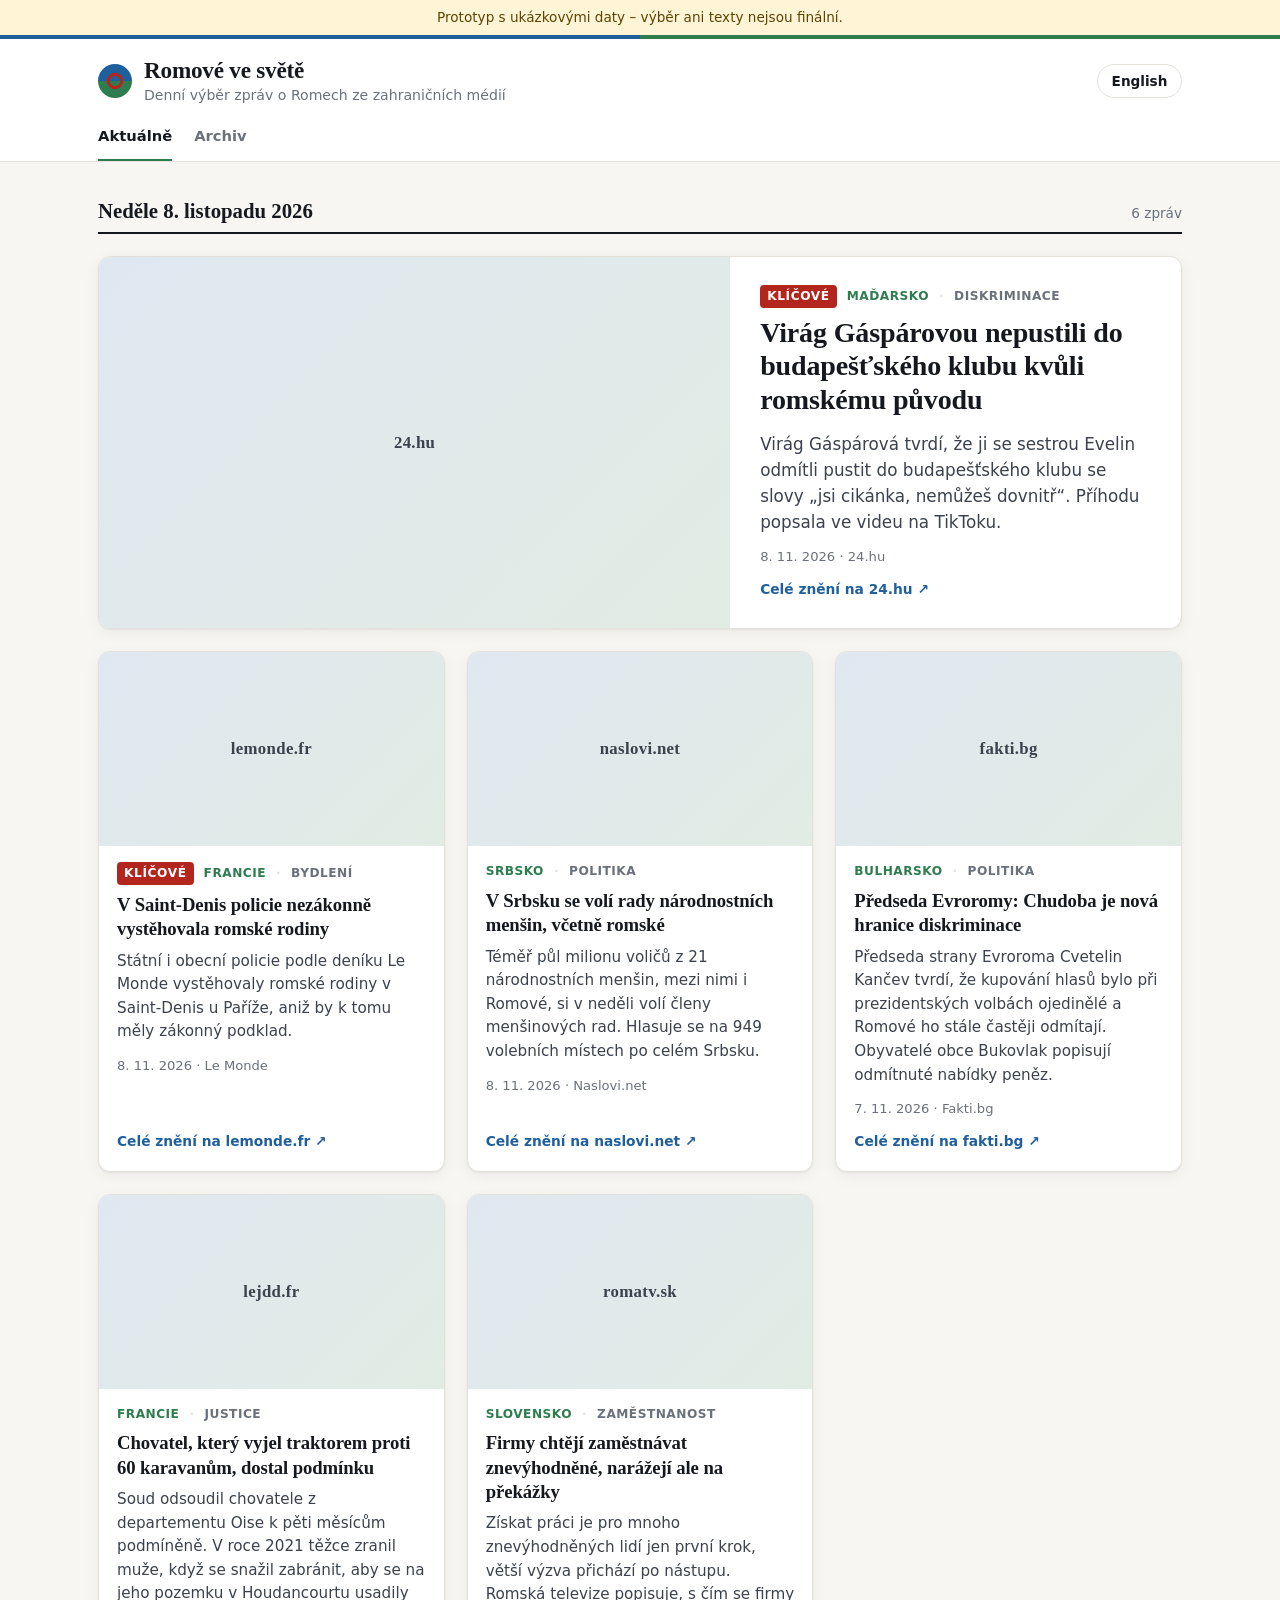
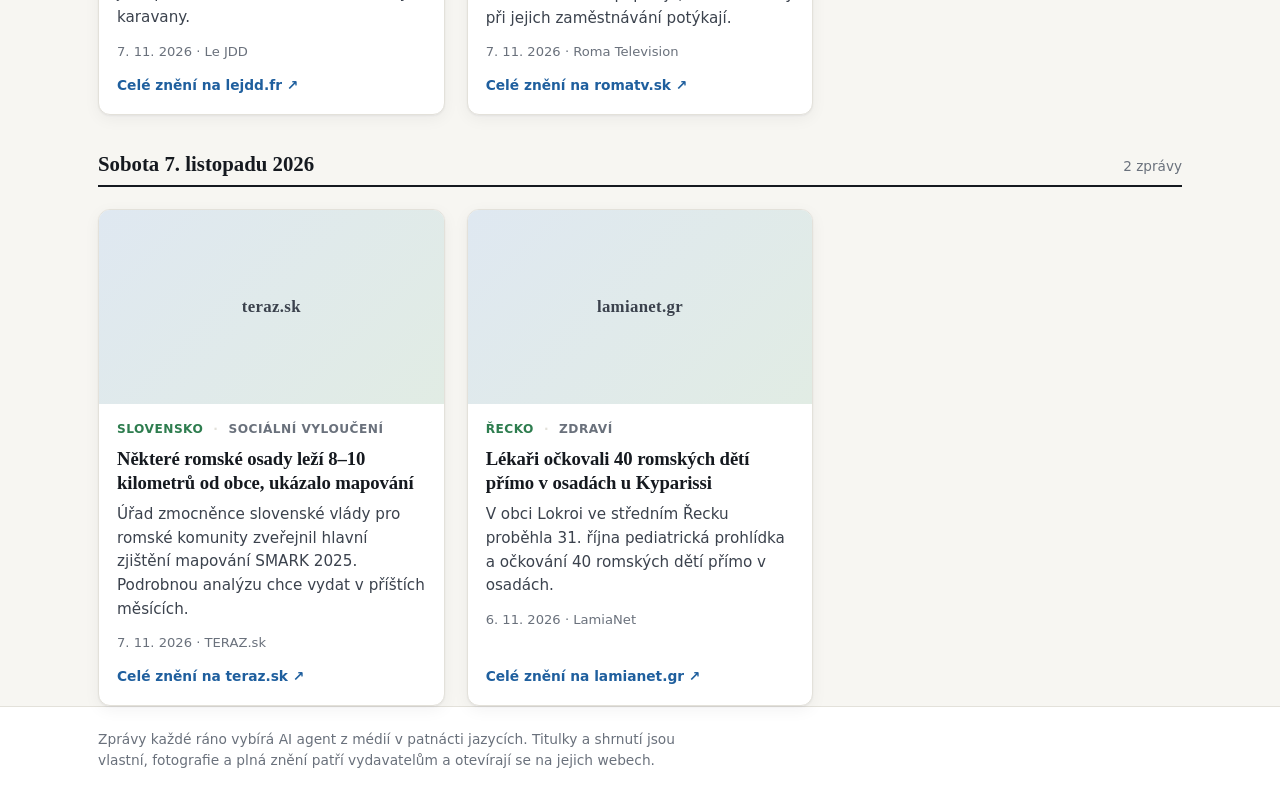
<file: web/index.html>
<!DOCTYPE html>
<html lang="cs">
<head>
<meta charset="utf-8">
<meta name="viewport" content="width=device-width,initial-scale=1">
<meta name="robots" content="noindex, nofollow, noarchive">
<meta name="description" content="Denní výběr zpráv o Romech ze zahraničních médií">
<title>Romové ve světě</title>
<link rel="alternate" hreflang="en" href="en/index.html">
<link rel="stylesheet" href="assets/style.css">
</head>
<body>
<div class="sample">Prototyp s ukázkovými daty – výběr ani texty nejsou finální.</div>
<header class="site">
  <div class="wrap top">
    <a class="brand" href="index.html">
      <span class="mark" aria-hidden="true"></span>
      <span><strong>Romové ve světě</strong><small>Denní výběr zpráv o Romech ze zahraničních médií</small></span>
    </a>
    <a class="lang" href="en/index.html" hreflang="en" lang="en">English</a>
  </div>
  <nav class="wrap nav"><a href="index.html" aria-current=page>Aktuálně</a><a href="archiv.html">Archiv</a></nav>
</header>
<main class="wrap">
<section class="day"><header class="day-head"><h2>Neděle 8. listopadu 2026</h2><span class="count">6 zpráv</span></header>
<article class="card lead is-high">
  <a class="media" href="https://24.hu/elet-stilus/2026/11/08/gaspar-virag-budapesti-szorakozohely-diszkriminacio/" target="_blank" rel="noopener" tabindex="-1" aria-hidden="true"><img src="https://s.24.hu/app/uploads/2026/11/central-0985184727-e1794134140292-1024x576.jpg" alt="" loading="eager" decoding="async" referrerpolicy="no-referrer" onerror="this.parentNode.classList.add('noimg');this.remove()"><span class="ph">24.hu</span></a>
  <div class="body">
    <p class="kicker"><span class="badge">Klíčové</span><span class="country">Maďarsko</span><span class="cat">Diskriminace</span></p>
    <h3><a href="https://24.hu/elet-stilus/2026/11/08/gaspar-virag-budapesti-szorakozohely-diszkriminacio/" target="_blank" rel="noopener" title="Gáspár Virág azt mondja, a származása miatt nem engedték be egy budapesti szórakozóhelyre">Virág Gáspárovou nepustili do budapešťského klubu kvůli romskému původu</a></h3>
    <p class="perex">Virág Gáspárová tvrdí, že ji se sestrou Evelin odmítli pustit do budapešťského klubu se slovy „jsi cikánka, nemůžeš dovnitř“. Příhodu popsala ve videu na TikToku.</p>
    <p class="meta"><time datetime="2026-11-08">8. 11. 2026</time> · <span>24.hu</span></p>
    <a class="more" href="https://24.hu/elet-stilus/2026/11/08/gaspar-virag-budapesti-szorakozohely-diszkriminacio/" target="_blank" rel="noopener">Celé znění na 24.hu <span aria-hidden="true">↗</span></a>
  </div>
</article>
<div class="grid"><article class="card is-high">
  <a class="media noimg" href="https://www.lemonde.fr/societe/article/2026/11/08/a-saint-denis-des-familles-roms-expulsees-illegalement-par-les-polices-nationale-et-municipale_6808433_3224.html" target="_blank" rel="noopener" tabindex="-1" aria-hidden="true"><span class="ph">lemonde.fr</span></a>
  <div class="body">
    <p class="kicker"><span class="badge">Klíčové</span><span class="country">Francie</span><span class="cat">Bydlení</span></p>
    <h3><a href="https://www.lemonde.fr/societe/article/2026/11/08/a-saint-denis-des-familles-roms-expulsees-illegalement-par-les-polices-nationale-et-municipale_6808433_3224.html" target="_blank" rel="noopener" title="A Saint-Denis, des familles roms expulsées illégalement par les polices nationale et municipale">V Saint-Denis policie nezákonně vystěhovala romské rodiny</a></h3>
    <p class="perex">Státní i obecní policie podle deníku Le Monde vystěhovaly romské rodiny v Saint-Denis u Paříže, aniž by k tomu měly zákonný podklad.</p>
    <p class="meta"><time datetime="2026-11-08">8. 11. 2026</time> · <span>Le Monde</span></p>
    <a class="more" href="https://www.lemonde.fr/societe/article/2026/11/08/a-saint-denis-des-familles-roms-expulsees-illegalement-par-les-polices-nationale-et-municipale_6808433_3224.html" target="_blank" rel="noopener">Celé znění na lemonde.fr <span aria-hidden="true">↗</span></a>
  </div>
</article>
<article class="card">
  <a class="media" href="https://naslovi.net/2026-11-08/moj-novi-sad/poceli-izbori-za-savete-nacionalnih-manjina-pravo-glasa-ima-blizu-pola-miliona-gradjana/42581559" target="_blank" rel="noopener" tabindex="-1" aria-hidden="true"><img src="https://www.mojnovisad.com/wp-content/uploads/2026/11/glasanje-izbori04-1.jpg" alt="" loading="lazy" decoding="async" referrerpolicy="no-referrer" onerror="this.parentNode.classList.add('noimg');this.remove()"><span class="ph">naslovi.net</span></a>
  <div class="body">
    <p class="kicker"><span class="country">Srbsko</span><span class="cat">Politika</span></p>
    <h3><a href="https://naslovi.net/2026-11-08/moj-novi-sad/poceli-izbori-za-savete-nacionalnih-manjina-pravo-glasa-ima-blizu-pola-miliona-gradjana/42581559" target="_blank" rel="noopener" title="Počeli izbori za savete nacionalnih manjina, pravo glasa ima blizu pola miliona građana">V Srbsku se volí rady národnostních menšin, včetně romské</a></h3>
    <p class="perex">Téměř půl milionu voličů z 21 národnostních menšin, mezi nimi i Romové, si v neděli volí členy menšinových rad. Hlasuje se na 949 volebních místech po celém Srbsku.</p>
    <p class="meta"><time datetime="2026-11-08">8. 11. 2026</time> · <span>Naslovi.net</span></p>
    <a class="more" href="https://naslovi.net/2026-11-08/moj-novi-sad/poceli-izbori-za-savete-nacionalnih-manjina-pravo-glasa-ima-blizu-pola-miliona-gradjana/42581559" target="_blank" rel="noopener">Celé znění na naslovi.net <span aria-hidden="true">↗</span></a>
  </div>
</article>
<article class="card">
  <a class="media" href="https://fakti.bg/bulgaria/1098548-cvetelin-kanchev-bednostta-e-novata-granica-na-diskriminaciata" target="_blank" rel="noopener" tabindex="-1" aria-hidden="true"><img src="https://cdn4.focus.bg/fakti/photos/fb/525/cvetelin-kanchev-bednostta-e-novata-granica-na-diskriminaciata-1.jpg" alt="" loading="lazy" decoding="async" referrerpolicy="no-referrer" onerror="this.parentNode.classList.add('noimg');this.remove()"><span class="ph">fakti.bg</span></a>
  <div class="body">
    <p class="kicker"><span class="country">Bulharsko</span><span class="cat">Politika</span></p>
    <h3><a href="https://fakti.bg/bulgaria/1098548-cvetelin-kanchev-bednostta-e-novata-granica-na-diskriminaciata" target="_blank" rel="noopener" title="Цветелин Кънчев: Бедността е новата граница на дискриминацията">Předseda Evroromy: Chudoba je nová hranice diskriminace</a></h3>
    <p class="perex">Předseda strany Evroroma Cvetelin Kančev tvrdí, že kupování hlasů bylo při prezidentských volbách ojedinělé a Romové ho stále častěji odmítají. Obyvatelé obce Bukovlak popisují odmítnuté nabídky peněz.</p>
    <p class="meta"><time datetime="2026-11-07">7. 11. 2026</time> · <span>Fakti.bg</span></p>
    <a class="more" href="https://fakti.bg/bulgaria/1098548-cvetelin-kanchev-bednostta-e-novata-granica-na-diskriminaciata" target="_blank" rel="noopener">Celé znění na fakti.bg <span aria-hidden="true">↗</span></a>
  </div>
</article>
<article class="card">
  <a class="media" href="https://www.lejdd.fr/Societe/face-a-60-caravanes-il-sort-son-tracteur-un-eleveur-de-loise-condamne-pour-avoir-blesse-un-homme-187995" target="_blank" rel="noopener" tabindex="-1" aria-hidden="true"><img src="https://static.lejdd.fr/lmnr/var/jdd/public/media/image/2026/11/07/14/080_hl_alevu_1794632.jpg?VersionId=fo6XEn2npjJpikO7ZyObbWND07vOz9Es" alt="" loading="lazy" decoding="async" referrerpolicy="no-referrer" onerror="this.parentNode.classList.add('noimg');this.remove()"><span class="ph">lejdd.fr</span></a>
  <div class="body">
    <p class="kicker"><span class="country">Francie</span><span class="cat">Justice</span></p>
    <h3><a href="https://www.lejdd.fr/Societe/face-a-60-caravanes-il-sort-son-tracteur-un-eleveur-de-loise-condamne-pour-avoir-blesse-un-homme-187995" target="_blank" rel="noopener" title="Face à 60 caravanes, il sort son tracteur : un éleveur de l’Oise condamné pour avoir blessé un homme">Chovatel, který vyjel traktorem proti 60 karavanům, dostal podmínku</a></h3>
    <p class="perex">Soud odsoudil chovatele z departementu Oise k pěti měsícům podmíněně. V roce 2021 těžce zranil muže, když se snažil zabránit, aby se na jeho pozemku v Houdancourtu usadily karavany.</p>
    <p class="meta"><time datetime="2026-11-07">7. 11. 2026</time> · <span>Le JDD</span></p>
    <a class="more" href="https://www.lejdd.fr/Societe/face-a-60-caravanes-il-sort-son-tracteur-un-eleveur-de-loise-condamne-pour-avoir-blesse-un-homme-187995" target="_blank" rel="noopener">Celé znění na lejdd.fr <span aria-hidden="true">↗</span></a>
  </div>
</article>
<article class="card">
  <a class="media" href="https://romatv.sk/slovensko/firmy-chc%C3%BA-zamestn%C3%A1va%C5%A5-znev%C3%BDhodnen%C3%BDch-ale-nar%C3%A1%C5%BEaj%C3%BA-na-ve%C4%BEk%C3%A9-prek%C3%A1%C5%BEky/1401192" target="_blank" rel="noopener" tabindex="-1" aria-hidden="true"><img src="https://cf-images.assettype.com/romatv%2F2025-11-07%2F61l2btq0%2F1312863.jpg?w=1200&amp;ar=40%3A21&amp;auto=format%2Ccompress&amp;ogImage=true&amp;mode=crop&amp;enlarge=true&amp;overlay=romatv%2F2025-03-23%2Fgbun0a0e%2Fag%20%E2%80%93%20ko%CC%81pia%20%E2%80%93%20ko%CC%81pia.png&amp;overlay_position=bottom&amp;overlay_width=100" alt="" loading="lazy" decoding="async" referrerpolicy="no-referrer" onerror="this.parentNode.classList.add('noimg');this.remove()"><span class="ph">romatv.sk</span></a>
  <div class="body">
    <p class="kicker"><span class="country">Slovensko</span><span class="cat">Zaměstnanost</span></p>
    <h3><a href="https://romatv.sk/slovensko/firmy-chc%C3%BA-zamestn%C3%A1va%C5%A5-znev%C3%BDhodnen%C3%BDch-ale-nar%C3%A1%C5%BEaj%C3%BA-na-ve%C4%BEk%C3%A9-prek%C3%A1%C5%BEky/1401192" target="_blank" rel="noopener" title="Firmy chcú zamestnávať znevýhodnených, ale narážajú na veľké prekážky">Firmy chtějí zaměstnávat znevýhodněné, narážejí ale na překážky</a></h3>
    <p class="perex">Získat práci je pro mnoho znevýhodněných lidí jen první krok, větší výzva přichází po nástupu. Romská televize popisuje, s čím se firmy při jejich zaměstnávání potýkají.</p>
    <p class="meta"><time datetime="2026-11-07">7. 11. 2026</time> · <span>Roma Television</span></p>
    <a class="more" href="https://romatv.sk/slovensko/firmy-chc%C3%BA-zamestn%C3%A1va%C5%A5-znev%C3%BDhodnen%C3%BDch-ale-nar%C3%A1%C5%BEaj%C3%BA-na-ve%C4%BEk%C3%A9-prek%C3%A1%C5%BEky/1401192" target="_blank" rel="noopener">Celé znění na romatv.sk <span aria-hidden="true">↗</span></a>
  </div>
</article></div>
</section>
<section class="day"><header class="day-head"><h2>Sobota 7. listopadu 2026</h2><span class="count">2 zprávy</span></header>
<div class="grid"><article class="card">
  <a class="media" href="https://www.teraz.sk/najnovsie/usvrk-niektore-romske-lokality-su-o/1005817-clanok.html" target="_blank" rel="noopener" tabindex="-1" aria-hidden="true"><img src="https://www.teraz.sk/usercontent/socialmedia/92a5a7c365caae26ed21e6472775112abedb8da6.jpg?wm=tasr-teraz&amp;v=2" alt="" loading="lazy" decoding="async" referrerpolicy="no-referrer" onerror="this.parentNode.classList.add('noimg');this.remove()"><span class="ph">teraz.sk</span></a>
  <div class="body">
    <p class="kicker"><span class="country">Slovensko</span><span class="cat">Sociální vyloučení</span></p>
    <h3><a href="https://www.teraz.sk/najnovsie/usvrk-niektore-romske-lokality-su-o/1005817-clanok.html" target="_blank" rel="noopener" title="ÚSVRK: Niektoré rómske lokality sú od obce vzdialené 8-10 kilometrov">Některé romské osady leží 8–10 kilometrů od obce, ukázalo mapování</a></h3>
    <p class="perex">Úřad zmocněnce slovenské vlády pro romské komunity zveřejnil hlavní zjištění mapování SMARK 2025. Podrobnou analýzu chce vydat v příštích měsících.</p>
    <p class="meta"><time datetime="2026-11-07">7. 11. 2026</time> · <span>TERAZ.sk</span></p>
    <a class="more" href="https://www.teraz.sk/najnovsie/usvrk-niektore-romske-lokality-su-o/1005817-clanok.html" target="_blank" rel="noopener">Celé znění na teraz.sk <span aria-hidden="true">↗</span></a>
  </div>
</article>
<article class="card">
  <a class="media" href="https://lamianet.gr/emvoliasmos-paidion-roma-stous-katavlismous-kyparissiou-dimou-lokron/" target="_blank" rel="noopener" tabindex="-1" aria-hidden="true"><img src="https://i0.wp.com/lamianet.gr/wp-content/uploads/2026/11/emvoliasmoi-dimos-lokrwn-2.jpg?fit=800%2C349&amp;ssl=1" alt="" loading="lazy" decoding="async" referrerpolicy="no-referrer" onerror="this.parentNode.classList.add('noimg');this.remove()"><span class="ph">lamianet.gr</span></a>
  <div class="body">
    <p class="kicker"><span class="country">Řecko</span><span class="cat">Zdraví</span></p>
    <h3><a href="https://lamianet.gr/emvoliasmos-paidion-roma-stous-katavlismous-kyparissiou-dimou-lokron/" target="_blank" rel="noopener" title="Εμβολιασμός παιδιών Ρομά στους καταυλισμούς Κυπαρισσίου Δήμου Λοκρών">Lékaři očkovali 40 romských dětí přímo v osadách u Kyparissi</a></h3>
    <p class="perex">V obci Lokroi ve středním Řecku proběhla 31. října pediatrická prohlídka a očkování 40 romských dětí přímo v osadách.</p>
    <p class="meta"><time datetime="2026-11-06">6. 11. 2026</time> · <span>LamiaNet</span></p>
    <a class="more" href="https://lamianet.gr/emvoliasmos-paidion-roma-stous-katavlismous-kyparissiou-dimou-lokron/" target="_blank" rel="noopener">Celé znění na lamianet.gr <span aria-hidden="true">↗</span></a>
  </div>
</article></div>
</section>
</main>
<footer class="site">
  <div class="wrap"><p>Zprávy každé ráno vybírá AI agent z médií v patnácti jazycích. Titulky a shrnutí jsou vlastní, fotografie a plná znění patří vydavatelům a otevírají se na jejich webech.</p></div>
</footer>
</body>
</html>
</file>
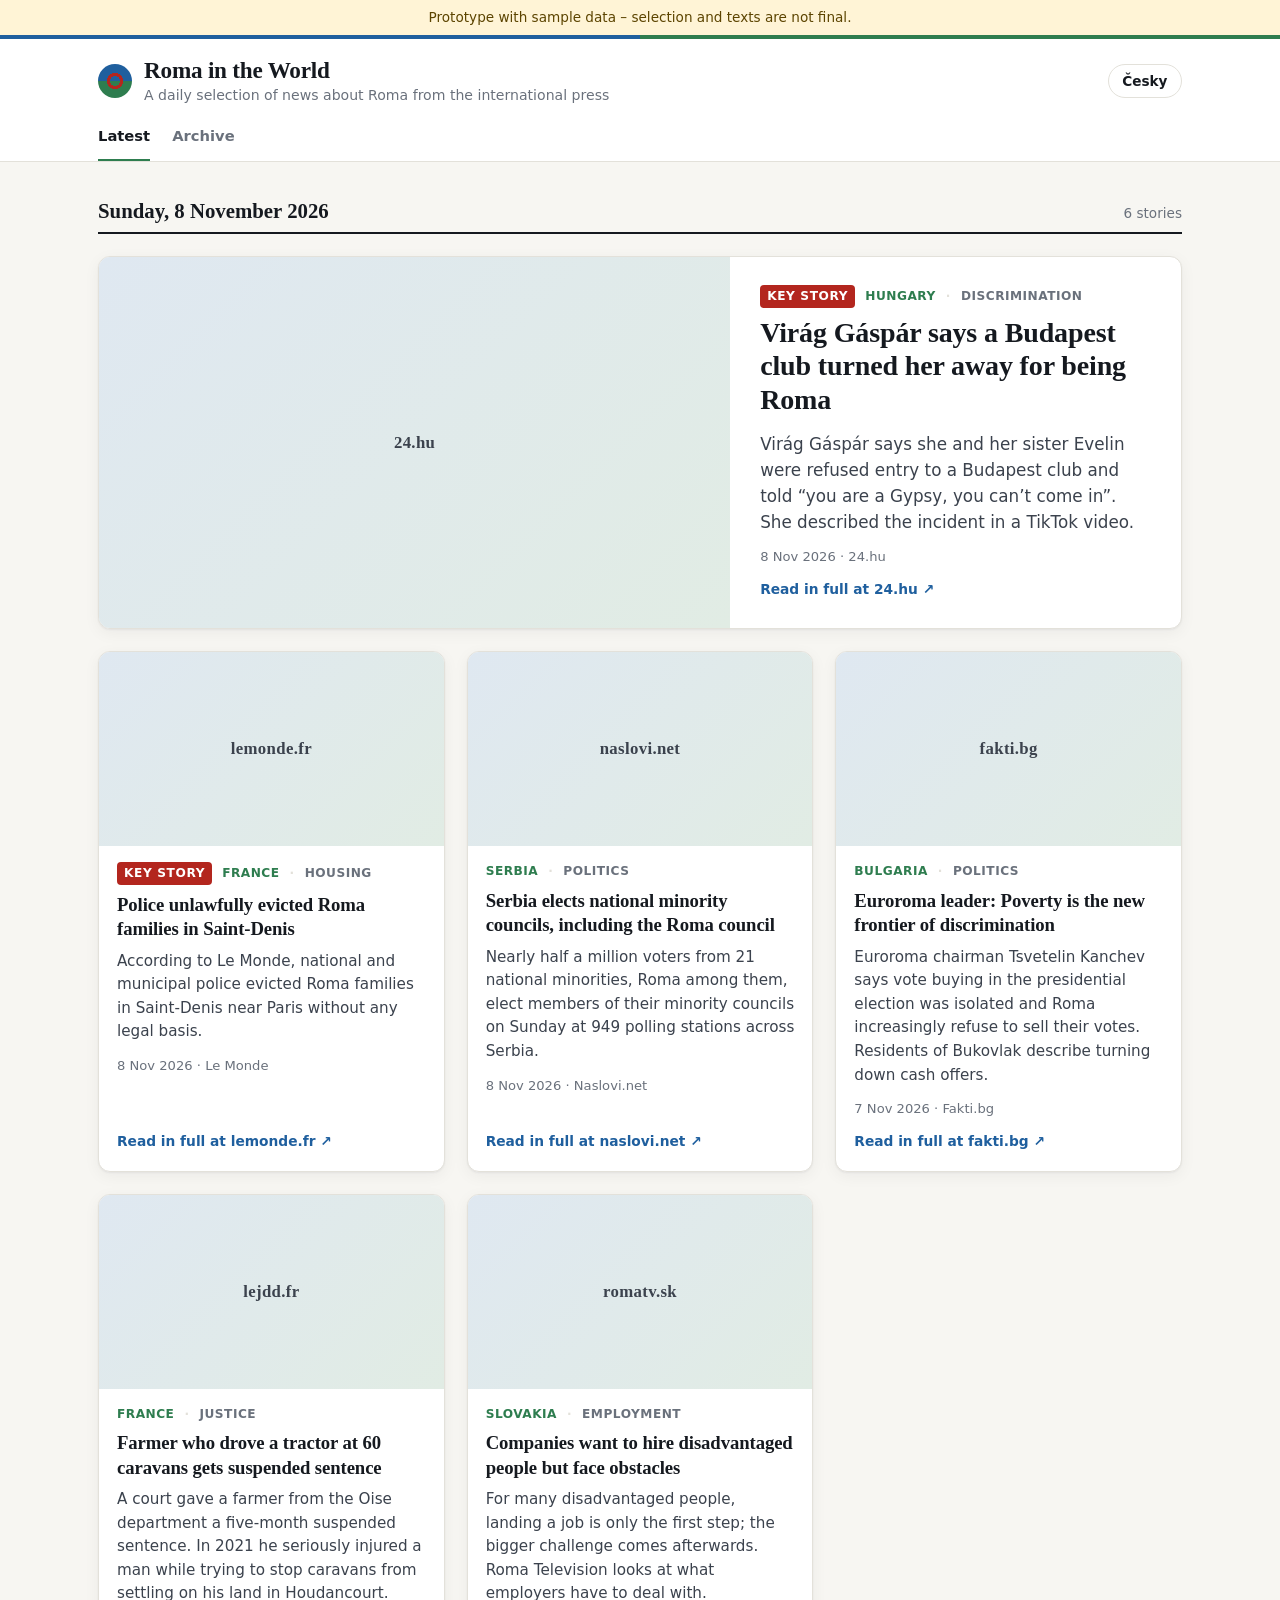
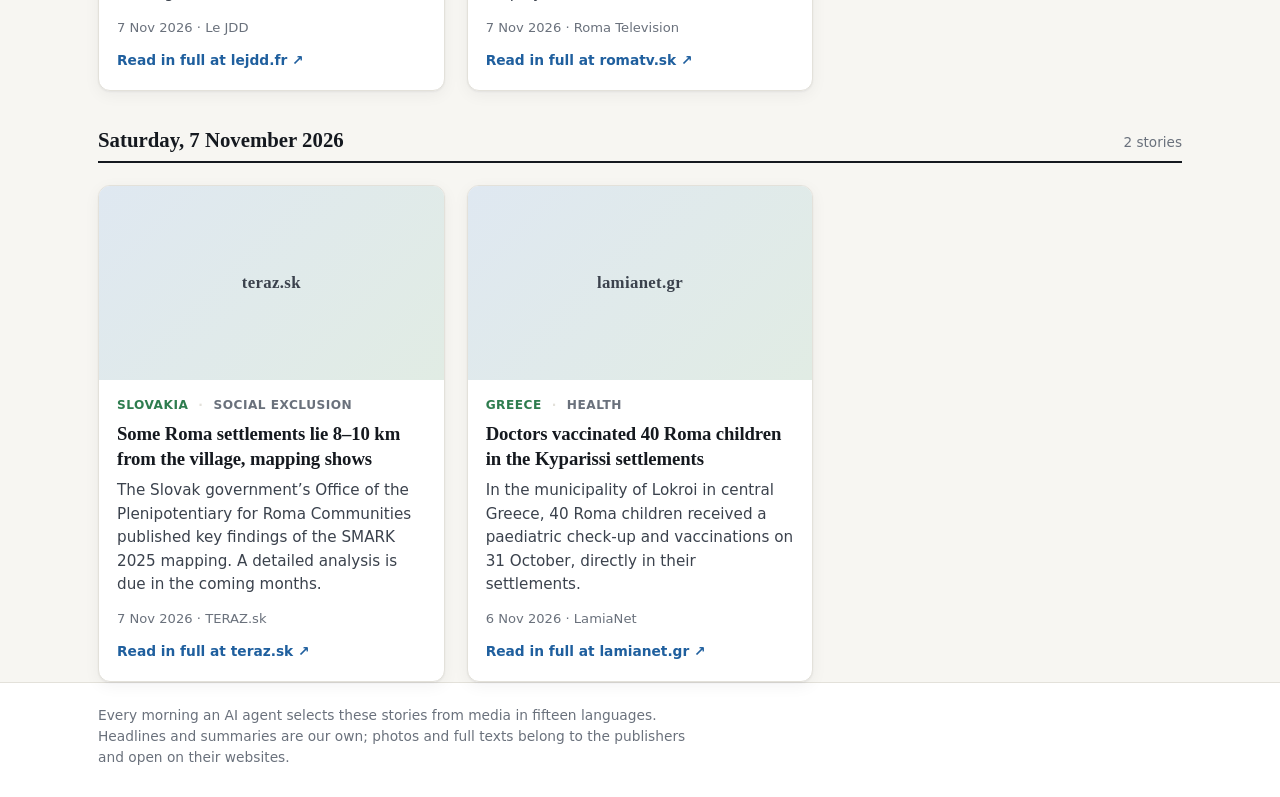
<file: web/en/index.html>
<!DOCTYPE html>
<html lang="en">
<head>
<meta charset="utf-8">
<meta name="viewport" content="width=device-width,initial-scale=1">
<meta name="robots" content="noindex, nofollow, noarchive">
<meta name="description" content="A daily selection of news about Roma from the international press">
<title>Roma in the World</title>
<link rel="alternate" hreflang="cs" href="../index.html">
<link rel="stylesheet" href="../assets/style.css">
</head>
<body>
<div class="sample">Prototype with sample data – selection and texts are not final.</div>
<header class="site">
  <div class="wrap top">
    <a class="brand" href="../en/index.html">
      <span class="mark" aria-hidden="true"></span>
      <span><strong>Roma in the World</strong><small>A daily selection of news about Roma from the international press</small></span>
    </a>
    <a class="lang" href="../index.html" hreflang="cs" lang="cs">Česky</a>
  </div>
  <nav class="wrap nav"><a href="../en/index.html" aria-current=page>Latest</a><a href="../en/archive.html">Archive</a></nav>
</header>
<main class="wrap">
<section class="day"><header class="day-head"><h2>Sunday, 8 November 2026</h2><span class="count">6 stories</span></header>
<article class="card lead is-high">
  <a class="media" href="https://24.hu/elet-stilus/2026/11/08/gaspar-virag-budapesti-szorakozohely-diszkriminacio/" target="_blank" rel="noopener" tabindex="-1" aria-hidden="true"><img src="https://s.24.hu/app/uploads/2026/11/central-0985184727-e1794134140292-1024x576.jpg" alt="" loading="eager" decoding="async" referrerpolicy="no-referrer" onerror="this.parentNode.classList.add('noimg');this.remove()"><span class="ph">24.hu</span></a>
  <div class="body">
    <p class="kicker"><span class="badge">Key story</span><span class="country">Hungary</span><span class="cat">Discrimination</span></p>
    <h3><a href="https://24.hu/elet-stilus/2026/11/08/gaspar-virag-budapesti-szorakozohely-diszkriminacio/" target="_blank" rel="noopener" title="Gáspár Virág azt mondja, a származása miatt nem engedték be egy budapesti szórakozóhelyre">Virág Gáspár says a Budapest club turned her away for being Roma</a></h3>
    <p class="perex">Virág Gáspár says she and her sister Evelin were refused entry to a Budapest club and told “you are a Gypsy, you can’t come in”. She described the incident in a TikTok video.</p>
    <p class="meta"><time datetime="2026-11-08">8 Nov 2026</time> · <span>24.hu</span></p>
    <a class="more" href="https://24.hu/elet-stilus/2026/11/08/gaspar-virag-budapesti-szorakozohely-diszkriminacio/" target="_blank" rel="noopener">Read in full at 24.hu <span aria-hidden="true">↗</span></a>
  </div>
</article>
<div class="grid"><article class="card is-high">
  <a class="media noimg" href="https://www.lemonde.fr/societe/article/2026/11/08/a-saint-denis-des-familles-roms-expulsees-illegalement-par-les-polices-nationale-et-municipale_6808433_3224.html" target="_blank" rel="noopener" tabindex="-1" aria-hidden="true"><span class="ph">lemonde.fr</span></a>
  <div class="body">
    <p class="kicker"><span class="badge">Key story</span><span class="country">France</span><span class="cat">Housing</span></p>
    <h3><a href="https://www.lemonde.fr/societe/article/2026/11/08/a-saint-denis-des-familles-roms-expulsees-illegalement-par-les-polices-nationale-et-municipale_6808433_3224.html" target="_blank" rel="noopener" title="A Saint-Denis, des familles roms expulsées illégalement par les polices nationale et municipale">Police unlawfully evicted Roma families in Saint-Denis</a></h3>
    <p class="perex">According to Le Monde, national and municipal police evicted Roma families in Saint-Denis near Paris without any legal basis.</p>
    <p class="meta"><time datetime="2026-11-08">8 Nov 2026</time> · <span>Le Monde</span></p>
    <a class="more" href="https://www.lemonde.fr/societe/article/2026/11/08/a-saint-denis-des-familles-roms-expulsees-illegalement-par-les-polices-nationale-et-municipale_6808433_3224.html" target="_blank" rel="noopener">Read in full at lemonde.fr <span aria-hidden="true">↗</span></a>
  </div>
</article>
<article class="card">
  <a class="media" href="https://naslovi.net/2026-11-08/moj-novi-sad/poceli-izbori-za-savete-nacionalnih-manjina-pravo-glasa-ima-blizu-pola-miliona-gradjana/42581559" target="_blank" rel="noopener" tabindex="-1" aria-hidden="true"><img src="https://www.mojnovisad.com/wp-content/uploads/2026/11/glasanje-izbori04-1.jpg" alt="" loading="lazy" decoding="async" referrerpolicy="no-referrer" onerror="this.parentNode.classList.add('noimg');this.remove()"><span class="ph">naslovi.net</span></a>
  <div class="body">
    <p class="kicker"><span class="country">Serbia</span><span class="cat">Politics</span></p>
    <h3><a href="https://naslovi.net/2026-11-08/moj-novi-sad/poceli-izbori-za-savete-nacionalnih-manjina-pravo-glasa-ima-blizu-pola-miliona-gradjana/42581559" target="_blank" rel="noopener" title="Počeli izbori za savete nacionalnih manjina, pravo glasa ima blizu pola miliona građana">Serbia elects national minority councils, including the Roma council</a></h3>
    <p class="perex">Nearly half a million voters from 21 national minorities, Roma among them, elect members of their minority councils on Sunday at 949 polling stations across Serbia.</p>
    <p class="meta"><time datetime="2026-11-08">8 Nov 2026</time> · <span>Naslovi.net</span></p>
    <a class="more" href="https://naslovi.net/2026-11-08/moj-novi-sad/poceli-izbori-za-savete-nacionalnih-manjina-pravo-glasa-ima-blizu-pola-miliona-gradjana/42581559" target="_blank" rel="noopener">Read in full at naslovi.net <span aria-hidden="true">↗</span></a>
  </div>
</article>
<article class="card">
  <a class="media" href="https://fakti.bg/bulgaria/1098548-cvetelin-kanchev-bednostta-e-novata-granica-na-diskriminaciata" target="_blank" rel="noopener" tabindex="-1" aria-hidden="true"><img src="https://cdn4.focus.bg/fakti/photos/fb/525/cvetelin-kanchev-bednostta-e-novata-granica-na-diskriminaciata-1.jpg" alt="" loading="lazy" decoding="async" referrerpolicy="no-referrer" onerror="this.parentNode.classList.add('noimg');this.remove()"><span class="ph">fakti.bg</span></a>
  <div class="body">
    <p class="kicker"><span class="country">Bulgaria</span><span class="cat">Politics</span></p>
    <h3><a href="https://fakti.bg/bulgaria/1098548-cvetelin-kanchev-bednostta-e-novata-granica-na-diskriminaciata" target="_blank" rel="noopener" title="Цветелин Кънчев: Бедността е новата граница на дискриминацията">Euroroma leader: Poverty is the new frontier of discrimination</a></h3>
    <p class="perex">Euroroma chairman Tsvetelin Kanchev says vote buying in the presidential election was isolated and Roma increasingly refuse to sell their votes. Residents of Bukovlak describe turning down cash offers.</p>
    <p class="meta"><time datetime="2026-11-07">7 Nov 2026</time> · <span>Fakti.bg</span></p>
    <a class="more" href="https://fakti.bg/bulgaria/1098548-cvetelin-kanchev-bednostta-e-novata-granica-na-diskriminaciata" target="_blank" rel="noopener">Read in full at fakti.bg <span aria-hidden="true">↗</span></a>
  </div>
</article>
<article class="card">
  <a class="media" href="https://www.lejdd.fr/Societe/face-a-60-caravanes-il-sort-son-tracteur-un-eleveur-de-loise-condamne-pour-avoir-blesse-un-homme-187995" target="_blank" rel="noopener" tabindex="-1" aria-hidden="true"><img src="https://static.lejdd.fr/lmnr/var/jdd/public/media/image/2026/11/07/14/080_hl_alevu_1794632.jpg?VersionId=fo6XEn2npjJpikO7ZyObbWND07vOz9Es" alt="" loading="lazy" decoding="async" referrerpolicy="no-referrer" onerror="this.parentNode.classList.add('noimg');this.remove()"><span class="ph">lejdd.fr</span></a>
  <div class="body">
    <p class="kicker"><span class="country">France</span><span class="cat">Justice</span></p>
    <h3><a href="https://www.lejdd.fr/Societe/face-a-60-caravanes-il-sort-son-tracteur-un-eleveur-de-loise-condamne-pour-avoir-blesse-un-homme-187995" target="_blank" rel="noopener" title="Face à 60 caravanes, il sort son tracteur : un éleveur de l’Oise condamné pour avoir blessé un homme">Farmer who drove a tractor at 60 caravans gets suspended sentence</a></h3>
    <p class="perex">A court gave a farmer from the Oise department a five-month suspended sentence. In 2021 he seriously injured a man while trying to stop caravans from settling on his land in Houdancourt.</p>
    <p class="meta"><time datetime="2026-11-07">7 Nov 2026</time> · <span>Le JDD</span></p>
    <a class="more" href="https://www.lejdd.fr/Societe/face-a-60-caravanes-il-sort-son-tracteur-un-eleveur-de-loise-condamne-pour-avoir-blesse-un-homme-187995" target="_blank" rel="noopener">Read in full at lejdd.fr <span aria-hidden="true">↗</span></a>
  </div>
</article>
<article class="card">
  <a class="media" href="https://romatv.sk/slovensko/firmy-chc%C3%BA-zamestn%C3%A1va%C5%A5-znev%C3%BDhodnen%C3%BDch-ale-nar%C3%A1%C5%BEaj%C3%BA-na-ve%C4%BEk%C3%A9-prek%C3%A1%C5%BEky/1401192" target="_blank" rel="noopener" tabindex="-1" aria-hidden="true"><img src="https://cf-images.assettype.com/romatv%2F2025-11-07%2F61l2btq0%2F1312863.jpg?w=1200&amp;ar=40%3A21&amp;auto=format%2Ccompress&amp;ogImage=true&amp;mode=crop&amp;enlarge=true&amp;overlay=romatv%2F2025-03-23%2Fgbun0a0e%2Fag%20%E2%80%93%20ko%CC%81pia%20%E2%80%93%20ko%CC%81pia.png&amp;overlay_position=bottom&amp;overlay_width=100" alt="" loading="lazy" decoding="async" referrerpolicy="no-referrer" onerror="this.parentNode.classList.add('noimg');this.remove()"><span class="ph">romatv.sk</span></a>
  <div class="body">
    <p class="kicker"><span class="country">Slovakia</span><span class="cat">Employment</span></p>
    <h3><a href="https://romatv.sk/slovensko/firmy-chc%C3%BA-zamestn%C3%A1va%C5%A5-znev%C3%BDhodnen%C3%BDch-ale-nar%C3%A1%C5%BEaj%C3%BA-na-ve%C4%BEk%C3%A9-prek%C3%A1%C5%BEky/1401192" target="_blank" rel="noopener" title="Firmy chcú zamestnávať znevýhodnených, ale narážajú na veľké prekážky">Companies want to hire disadvantaged people but face obstacles</a></h3>
    <p class="perex">For many disadvantaged people, landing a job is only the first step; the bigger challenge comes afterwards. Roma Television looks at what employers have to deal with.</p>
    <p class="meta"><time datetime="2026-11-07">7 Nov 2026</time> · <span>Roma Television</span></p>
    <a class="more" href="https://romatv.sk/slovensko/firmy-chc%C3%BA-zamestn%C3%A1va%C5%A5-znev%C3%BDhodnen%C3%BDch-ale-nar%C3%A1%C5%BEaj%C3%BA-na-ve%C4%BEk%C3%A9-prek%C3%A1%C5%BEky/1401192" target="_blank" rel="noopener">Read in full at romatv.sk <span aria-hidden="true">↗</span></a>
  </div>
</article></div>
</section>
<section class="day"><header class="day-head"><h2>Saturday, 7 November 2026</h2><span class="count">2 stories</span></header>
<div class="grid"><article class="card">
  <a class="media" href="https://www.teraz.sk/najnovsie/usvrk-niektore-romske-lokality-su-o/1005817-clanok.html" target="_blank" rel="noopener" tabindex="-1" aria-hidden="true"><img src="https://www.teraz.sk/usercontent/socialmedia/92a5a7c365caae26ed21e6472775112abedb8da6.jpg?wm=tasr-teraz&amp;v=2" alt="" loading="lazy" decoding="async" referrerpolicy="no-referrer" onerror="this.parentNode.classList.add('noimg');this.remove()"><span class="ph">teraz.sk</span></a>
  <div class="body">
    <p class="kicker"><span class="country">Slovakia</span><span class="cat">Social exclusion</span></p>
    <h3><a href="https://www.teraz.sk/najnovsie/usvrk-niektore-romske-lokality-su-o/1005817-clanok.html" target="_blank" rel="noopener" title="ÚSVRK: Niektoré rómske lokality sú od obce vzdialené 8-10 kilometrov">Some Roma settlements lie 8–10 km from the village, mapping shows</a></h3>
    <p class="perex">The Slovak government’s Office of the Plenipotentiary for Roma Communities published key findings of the SMARK 2025 mapping. A detailed analysis is due in the coming months.</p>
    <p class="meta"><time datetime="2026-11-07">7 Nov 2026</time> · <span>TERAZ.sk</span></p>
    <a class="more" href="https://www.teraz.sk/najnovsie/usvrk-niektore-romske-lokality-su-o/1005817-clanok.html" target="_blank" rel="noopener">Read in full at teraz.sk <span aria-hidden="true">↗</span></a>
  </div>
</article>
<article class="card">
  <a class="media" href="https://lamianet.gr/emvoliasmos-paidion-roma-stous-katavlismous-kyparissiou-dimou-lokron/" target="_blank" rel="noopener" tabindex="-1" aria-hidden="true"><img src="https://i0.wp.com/lamianet.gr/wp-content/uploads/2026/11/emvoliasmoi-dimos-lokrwn-2.jpg?fit=800%2C349&amp;ssl=1" alt="" loading="lazy" decoding="async" referrerpolicy="no-referrer" onerror="this.parentNode.classList.add('noimg');this.remove()"><span class="ph">lamianet.gr</span></a>
  <div class="body">
    <p class="kicker"><span class="country">Greece</span><span class="cat">Health</span></p>
    <h3><a href="https://lamianet.gr/emvoliasmos-paidion-roma-stous-katavlismous-kyparissiou-dimou-lokron/" target="_blank" rel="noopener" title="Εμβολιασμός παιδιών Ρομά στους καταυλισμούς Κυπαρισσίου Δήμου Λοκρών">Doctors vaccinated 40 Roma children in the Kyparissi settlements</a></h3>
    <p class="perex">In the municipality of Lokroi in central Greece, 40 Roma children received a paediatric check-up and vaccinations on 31 October, directly in their settlements.</p>
    <p class="meta"><time datetime="2026-11-06">6 Nov 2026</time> · <span>LamiaNet</span></p>
    <a class="more" href="https://lamianet.gr/emvoliasmos-paidion-roma-stous-katavlismous-kyparissiou-dimou-lokron/" target="_blank" rel="noopener">Read in full at lamianet.gr <span aria-hidden="true">↗</span></a>
  </div>
</article></div>
</section>
</main>
<footer class="site">
  <div class="wrap"><p>Every morning an AI agent selects these stories from media in fifteen languages. Headlines and summaries are our own; photos and full texts belong to the publishers and open on their websites.</p></div>
</footer>
</body>
</html>
</file>
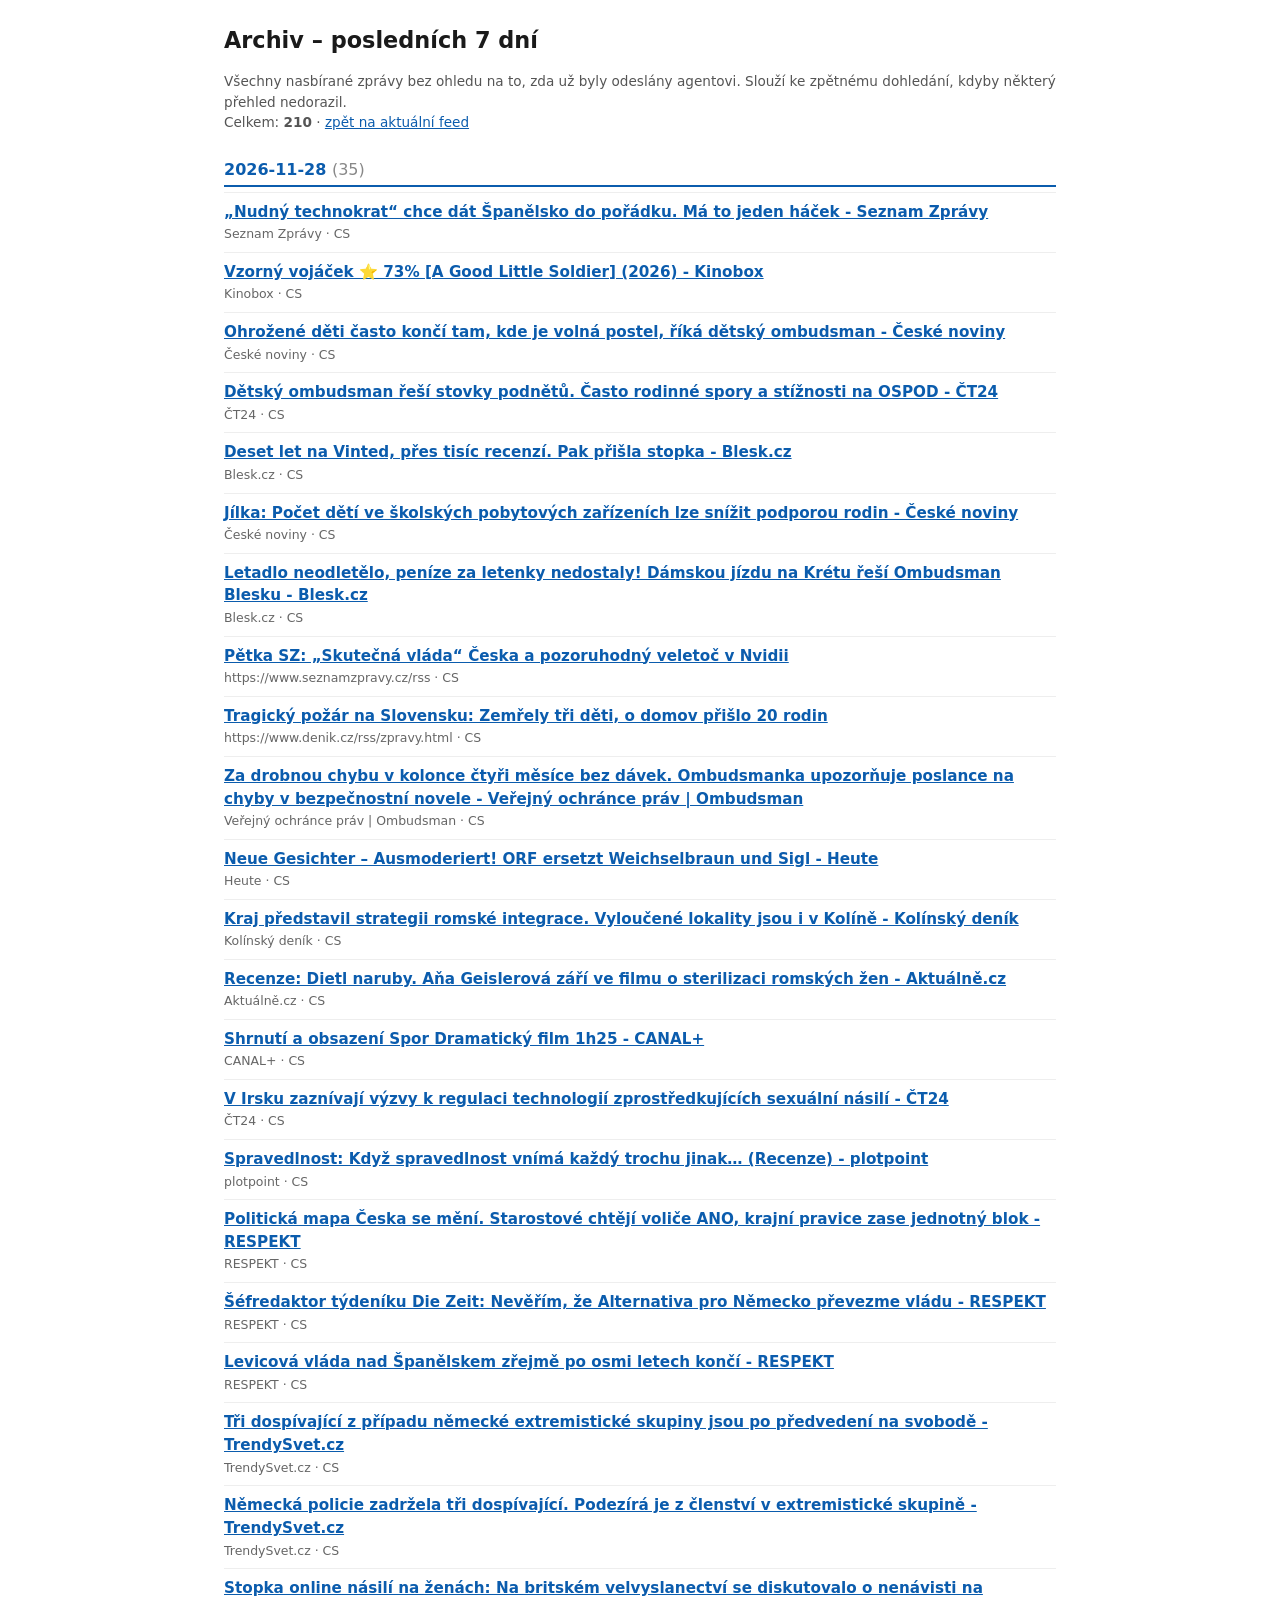
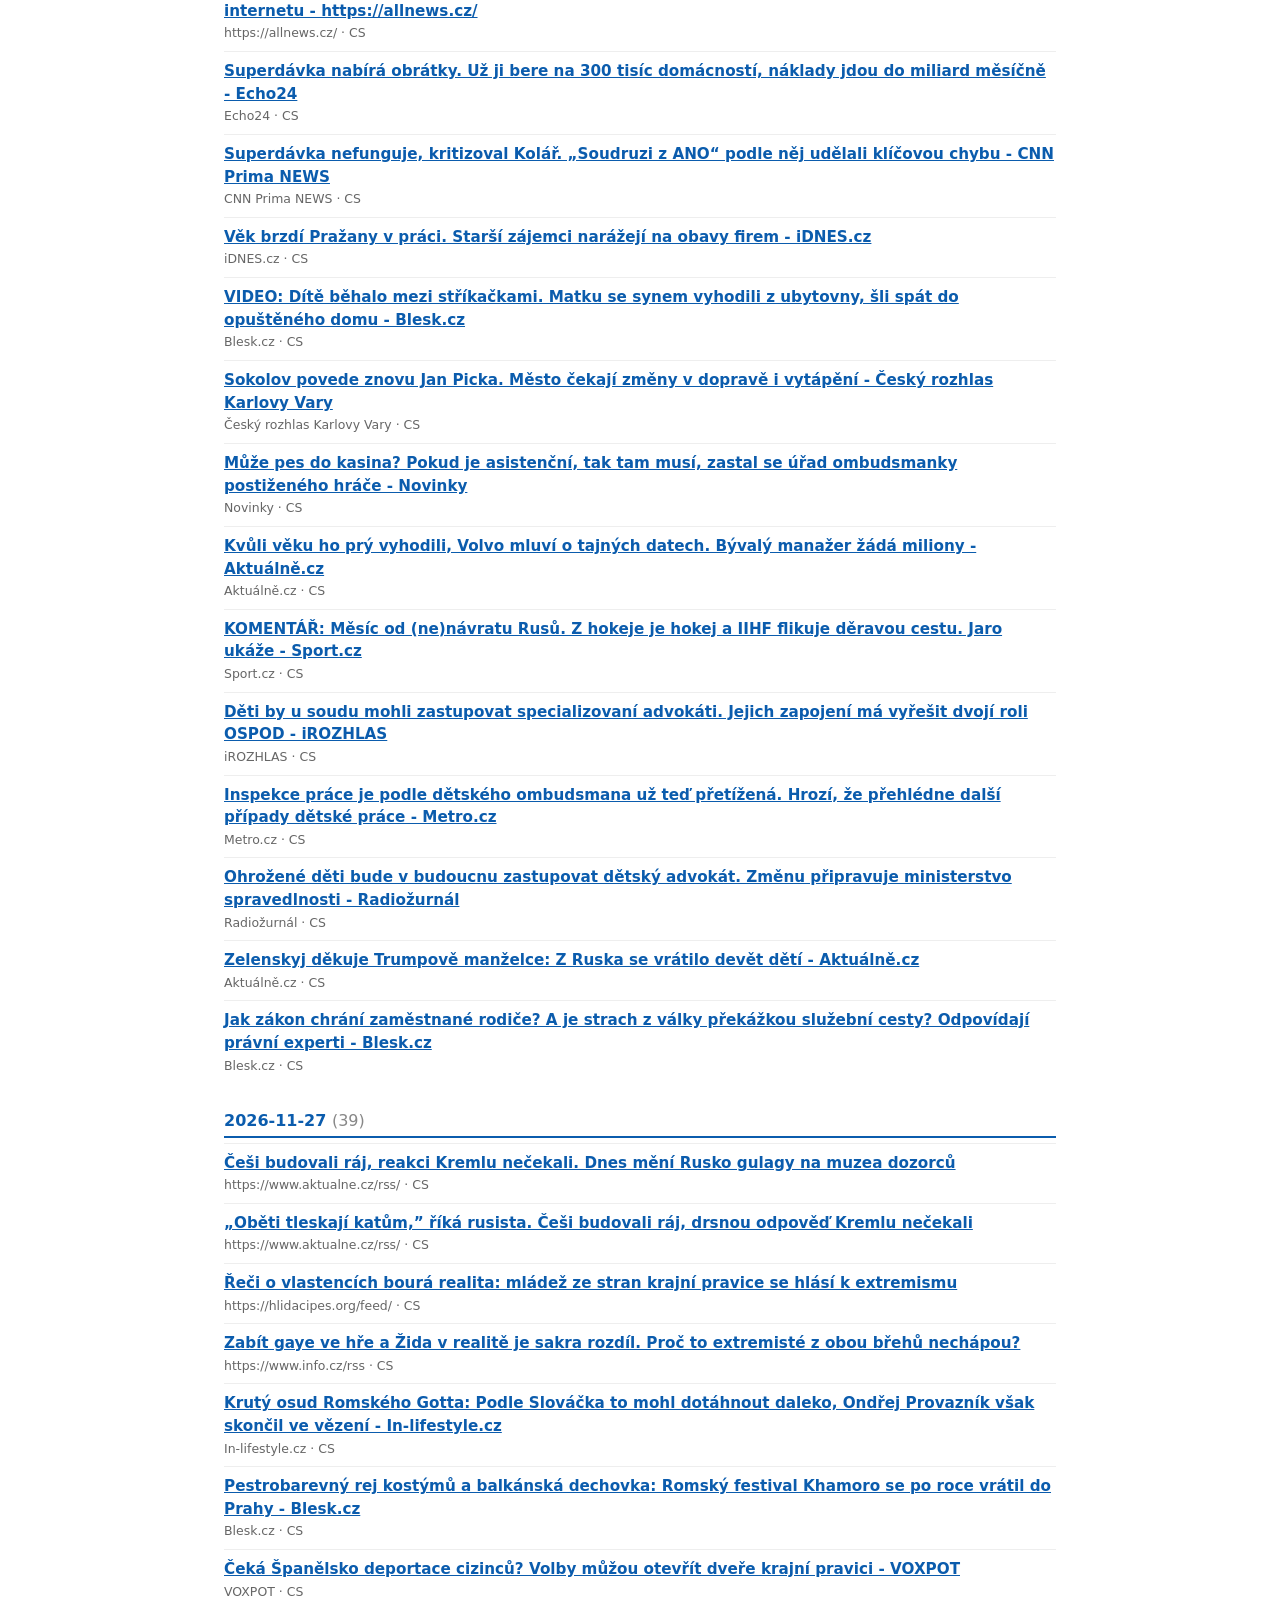
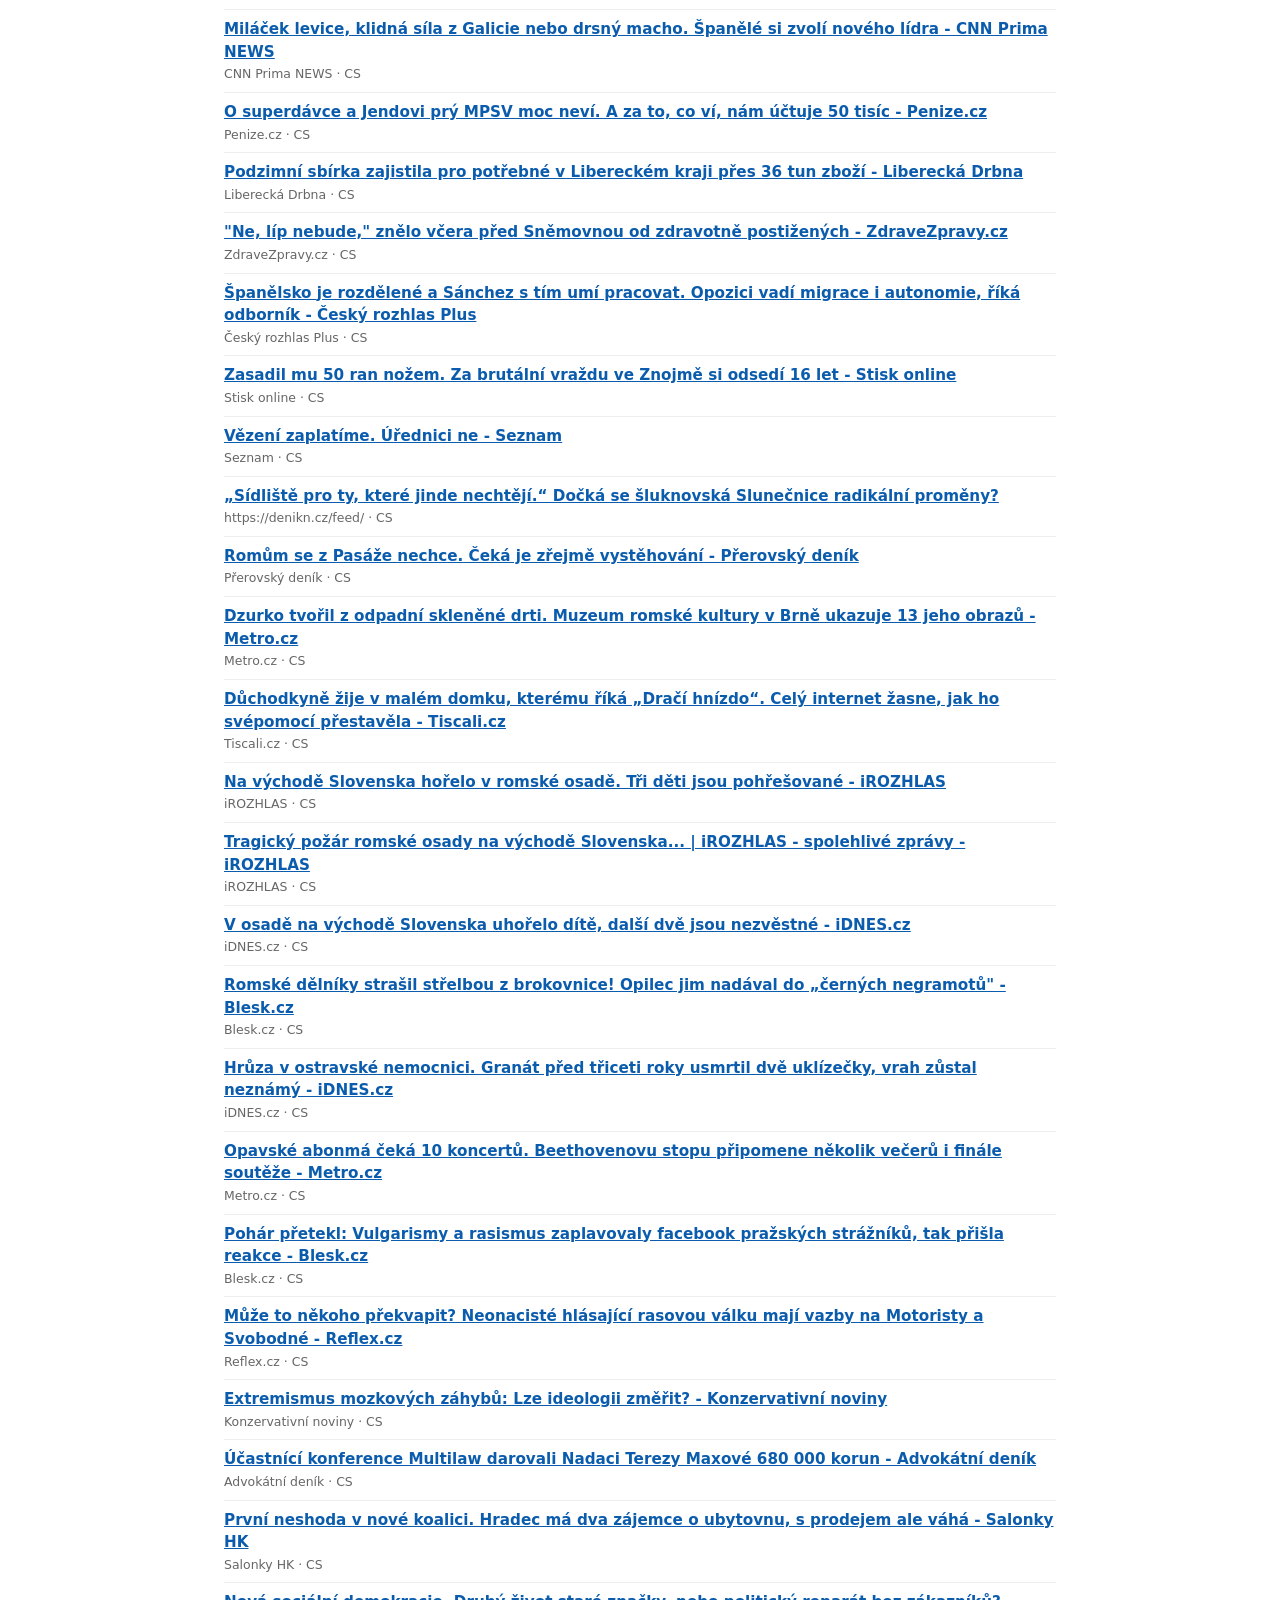
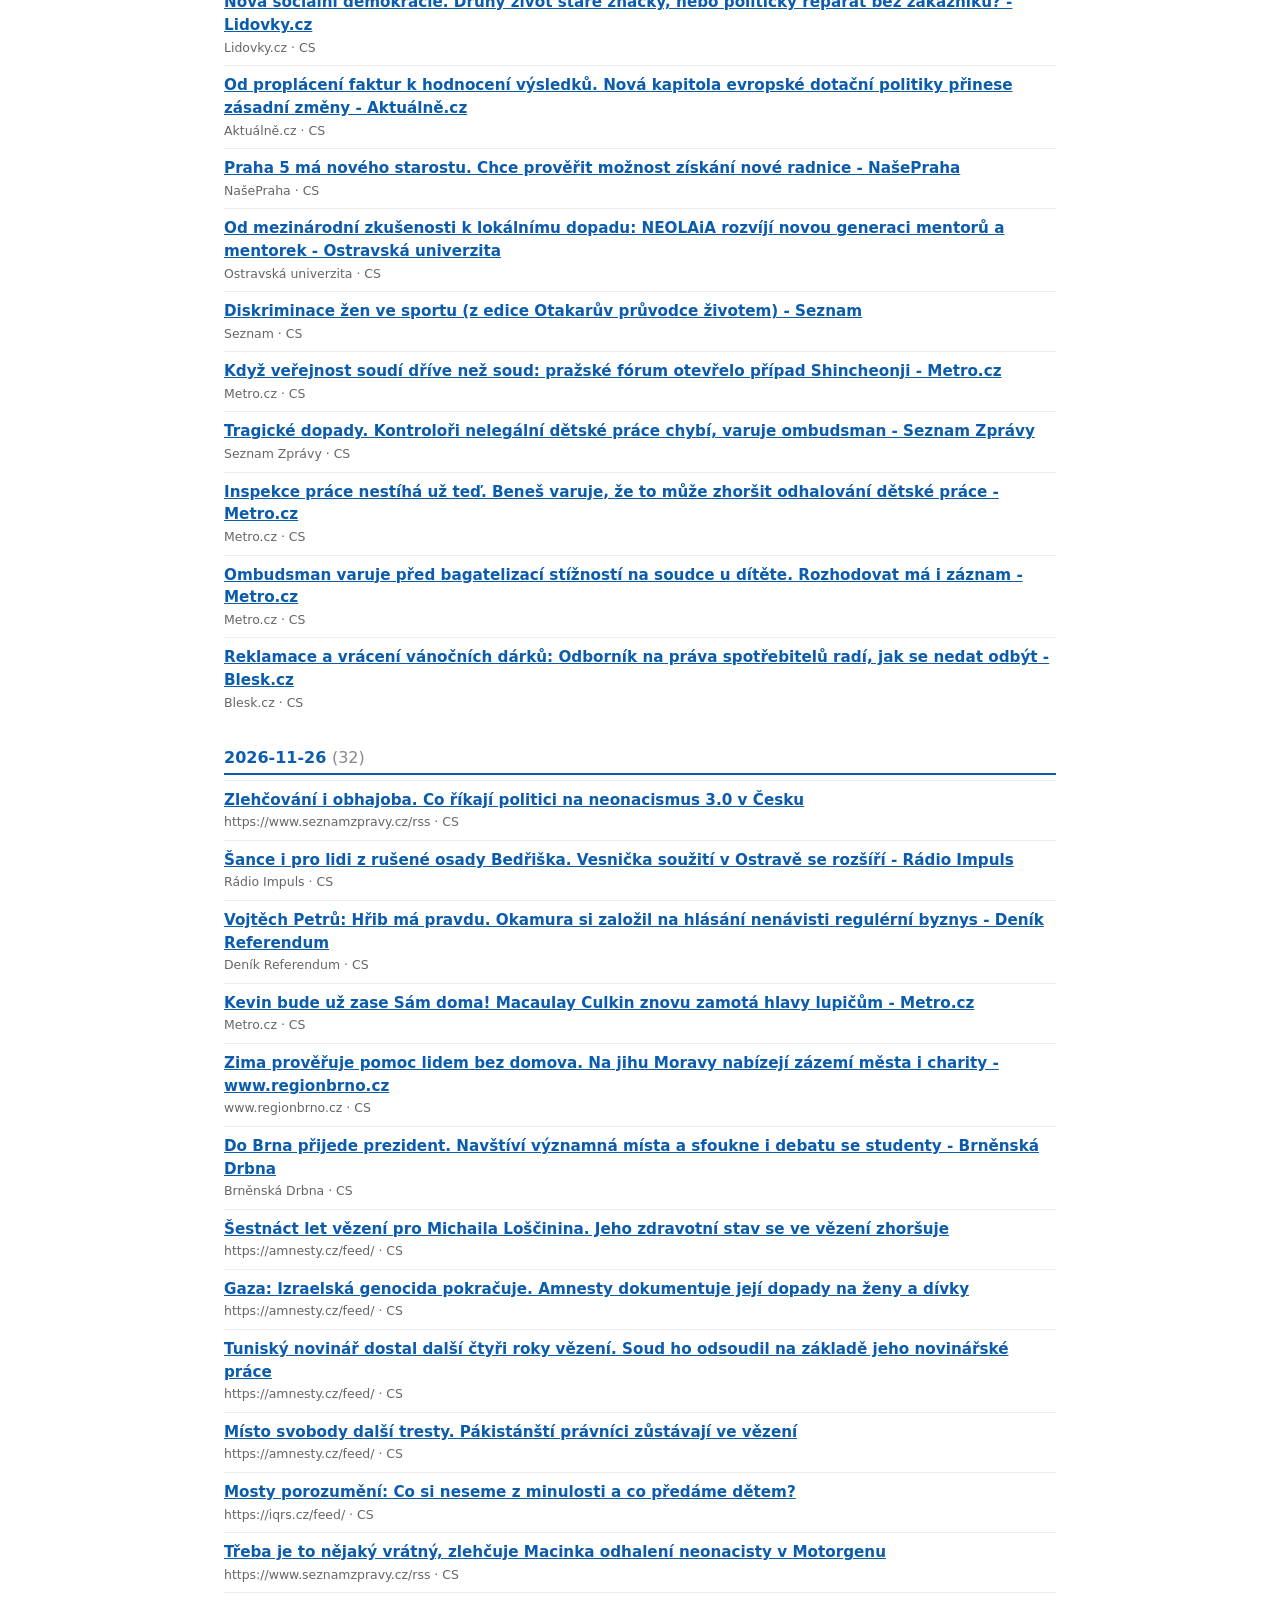
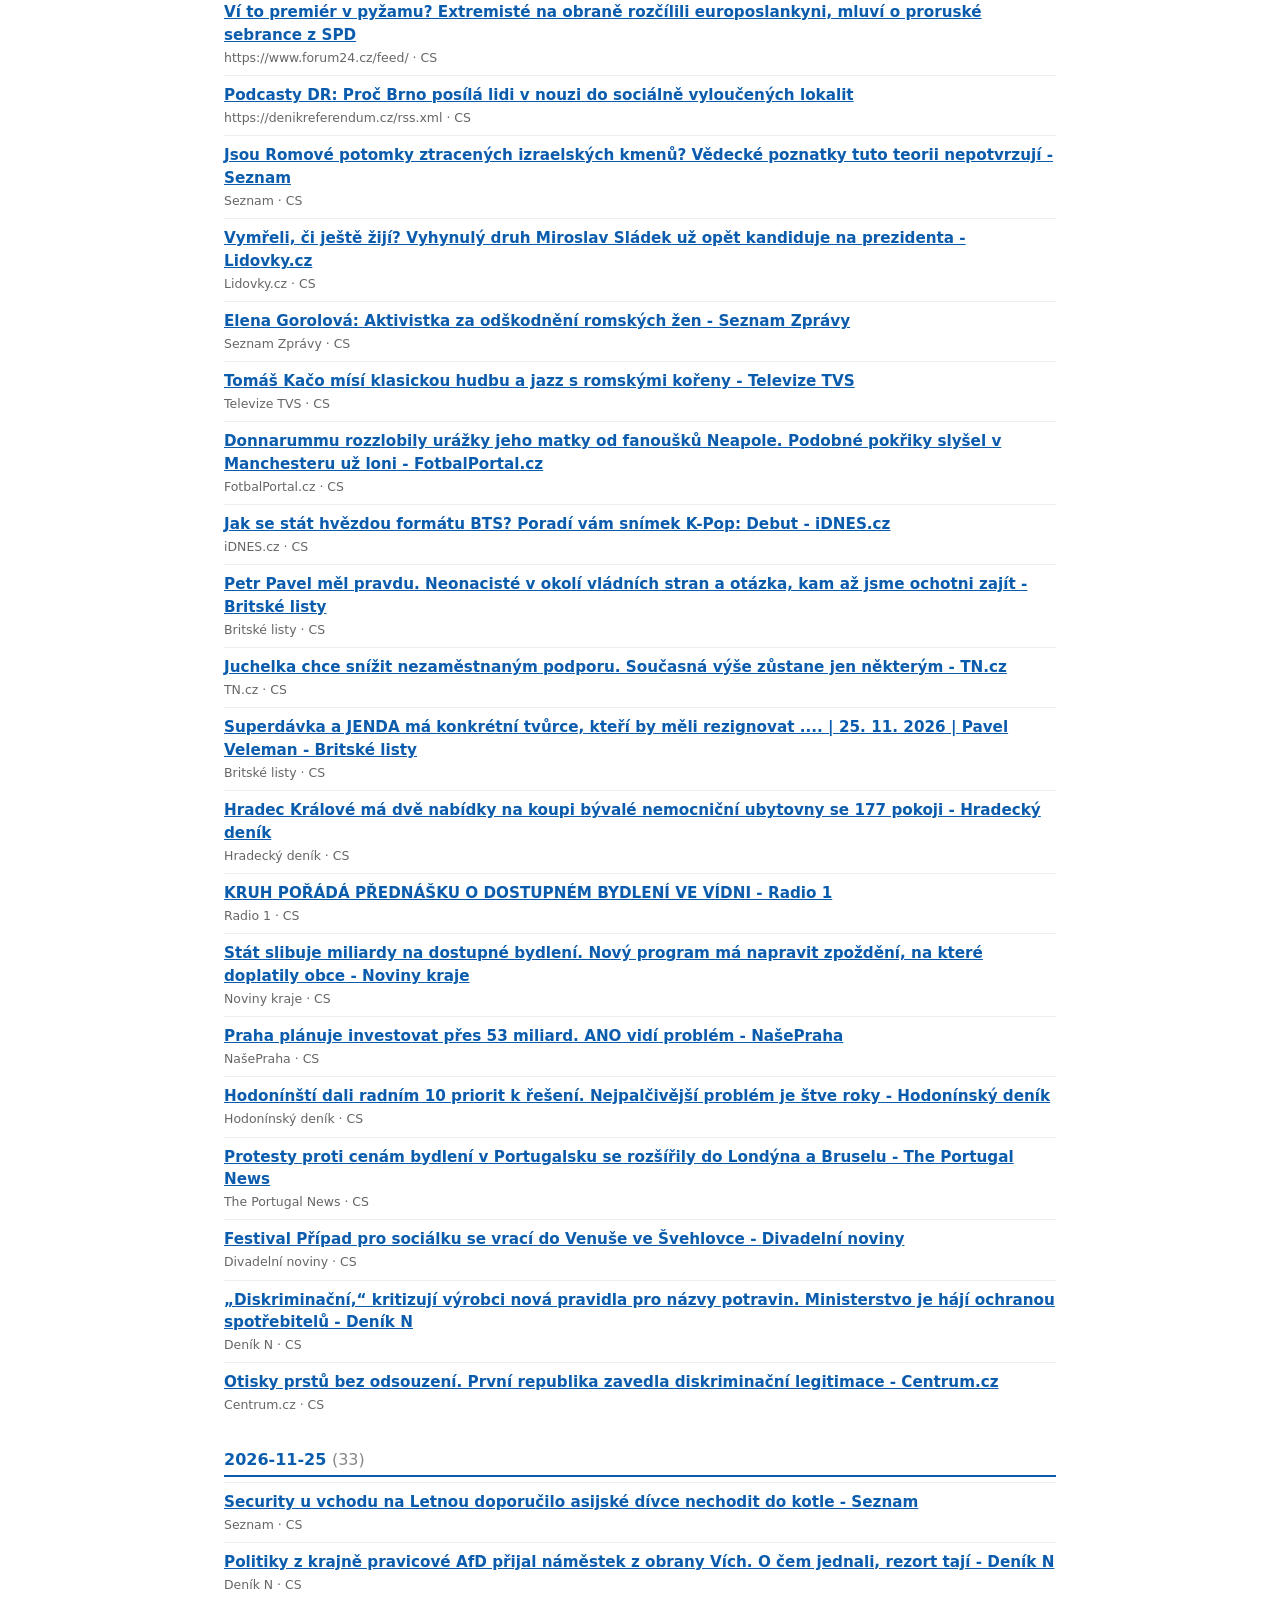
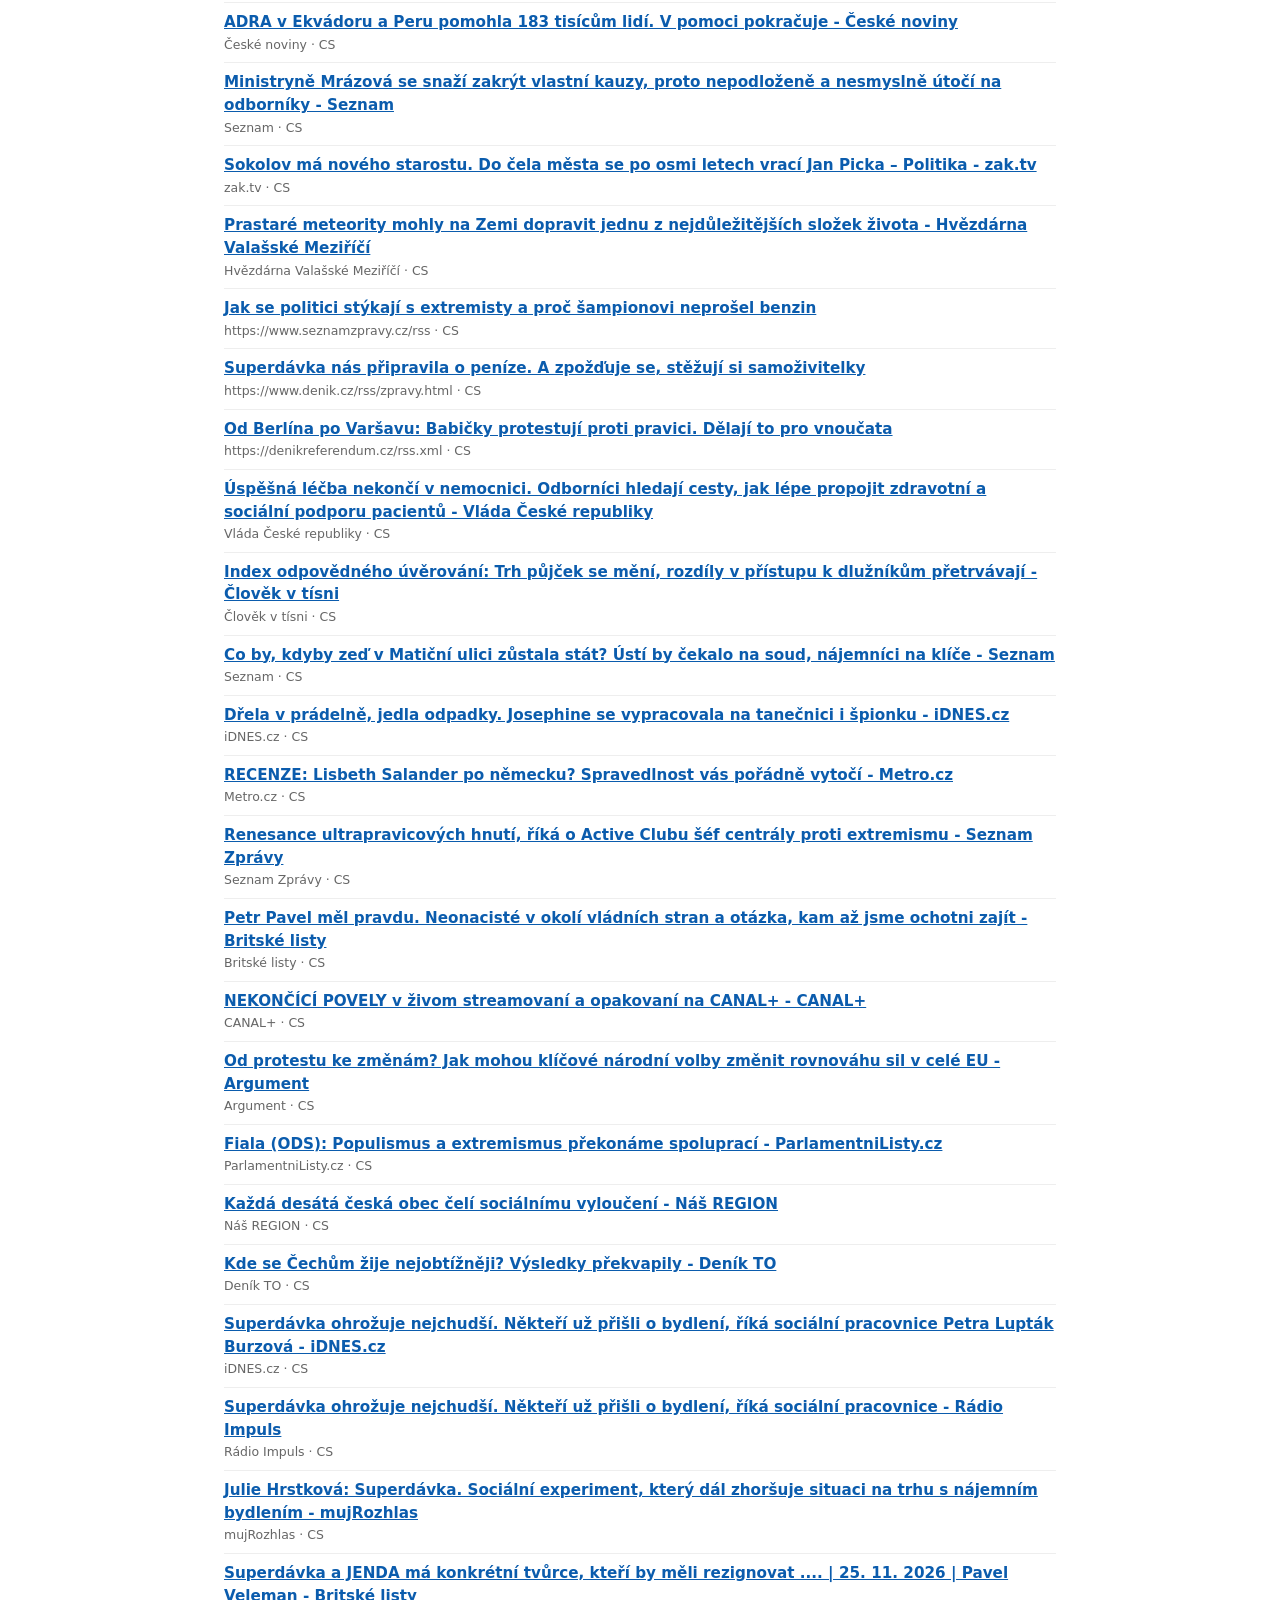
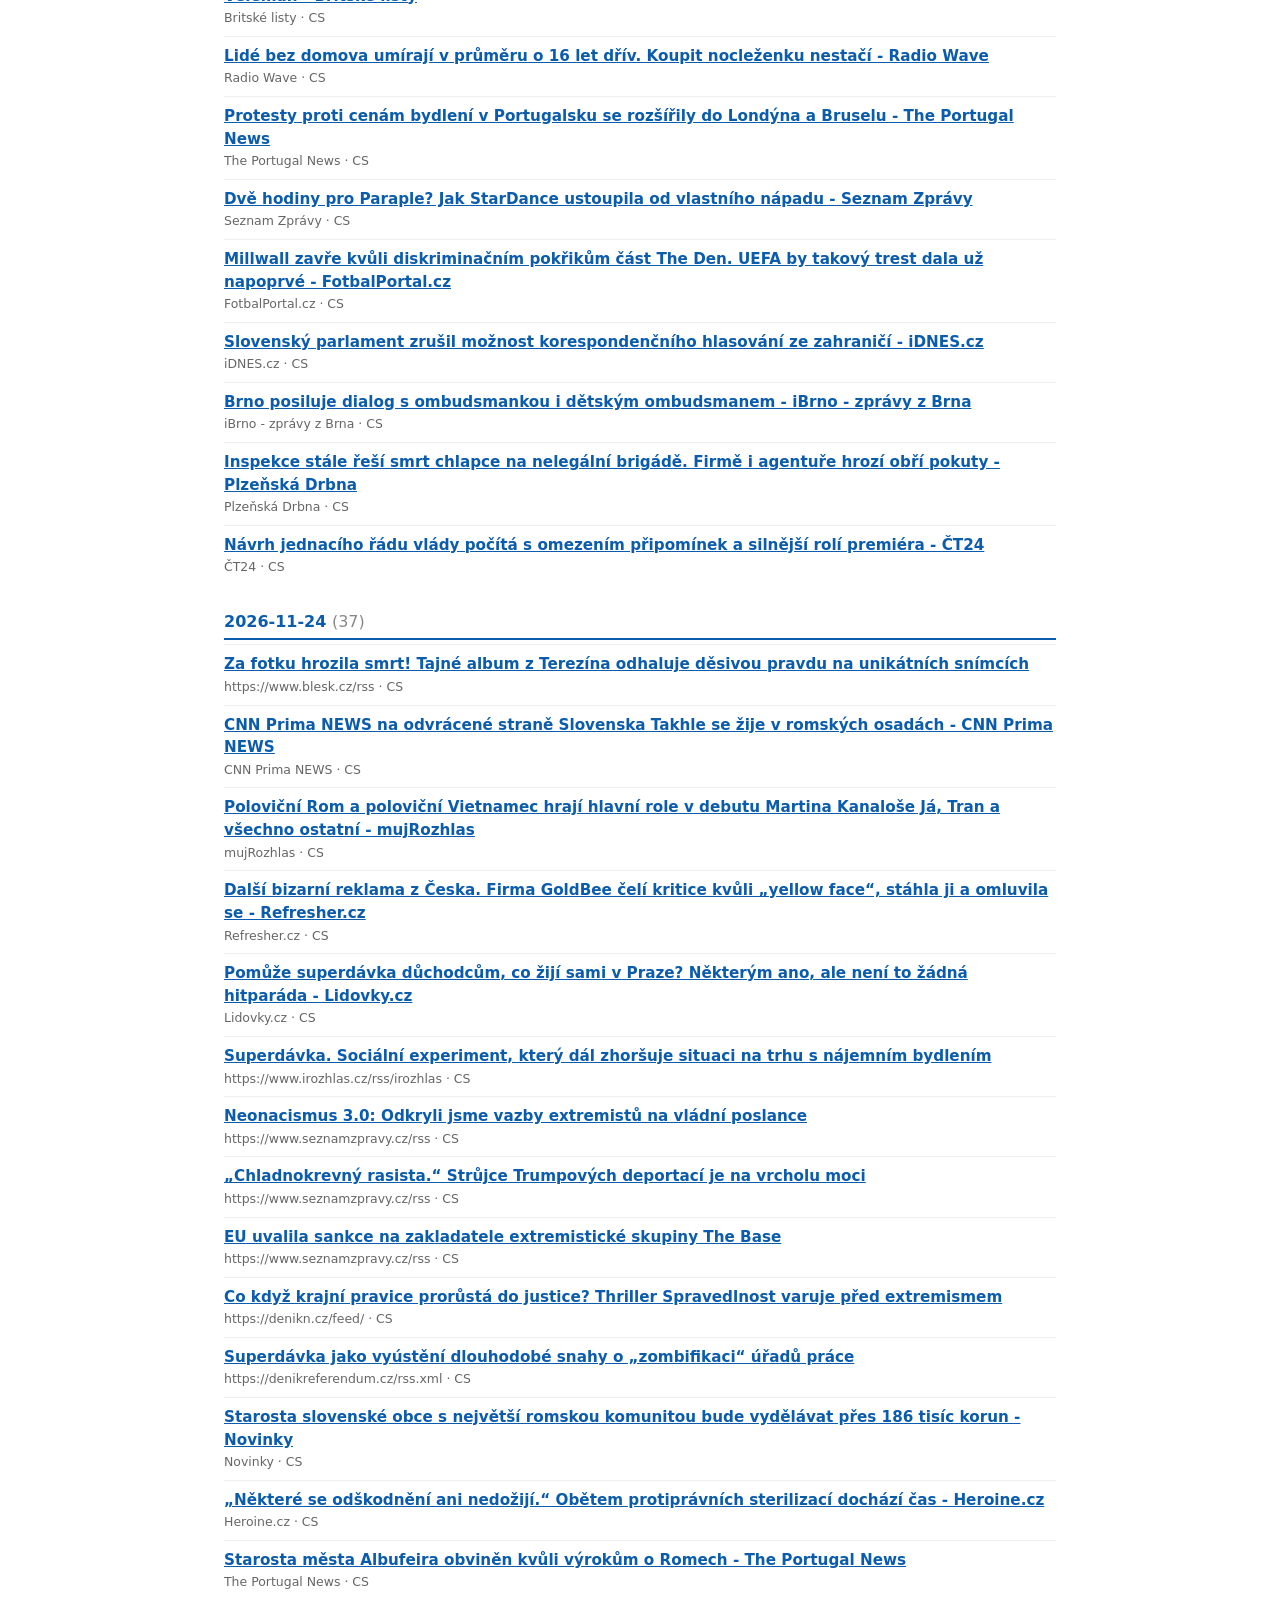
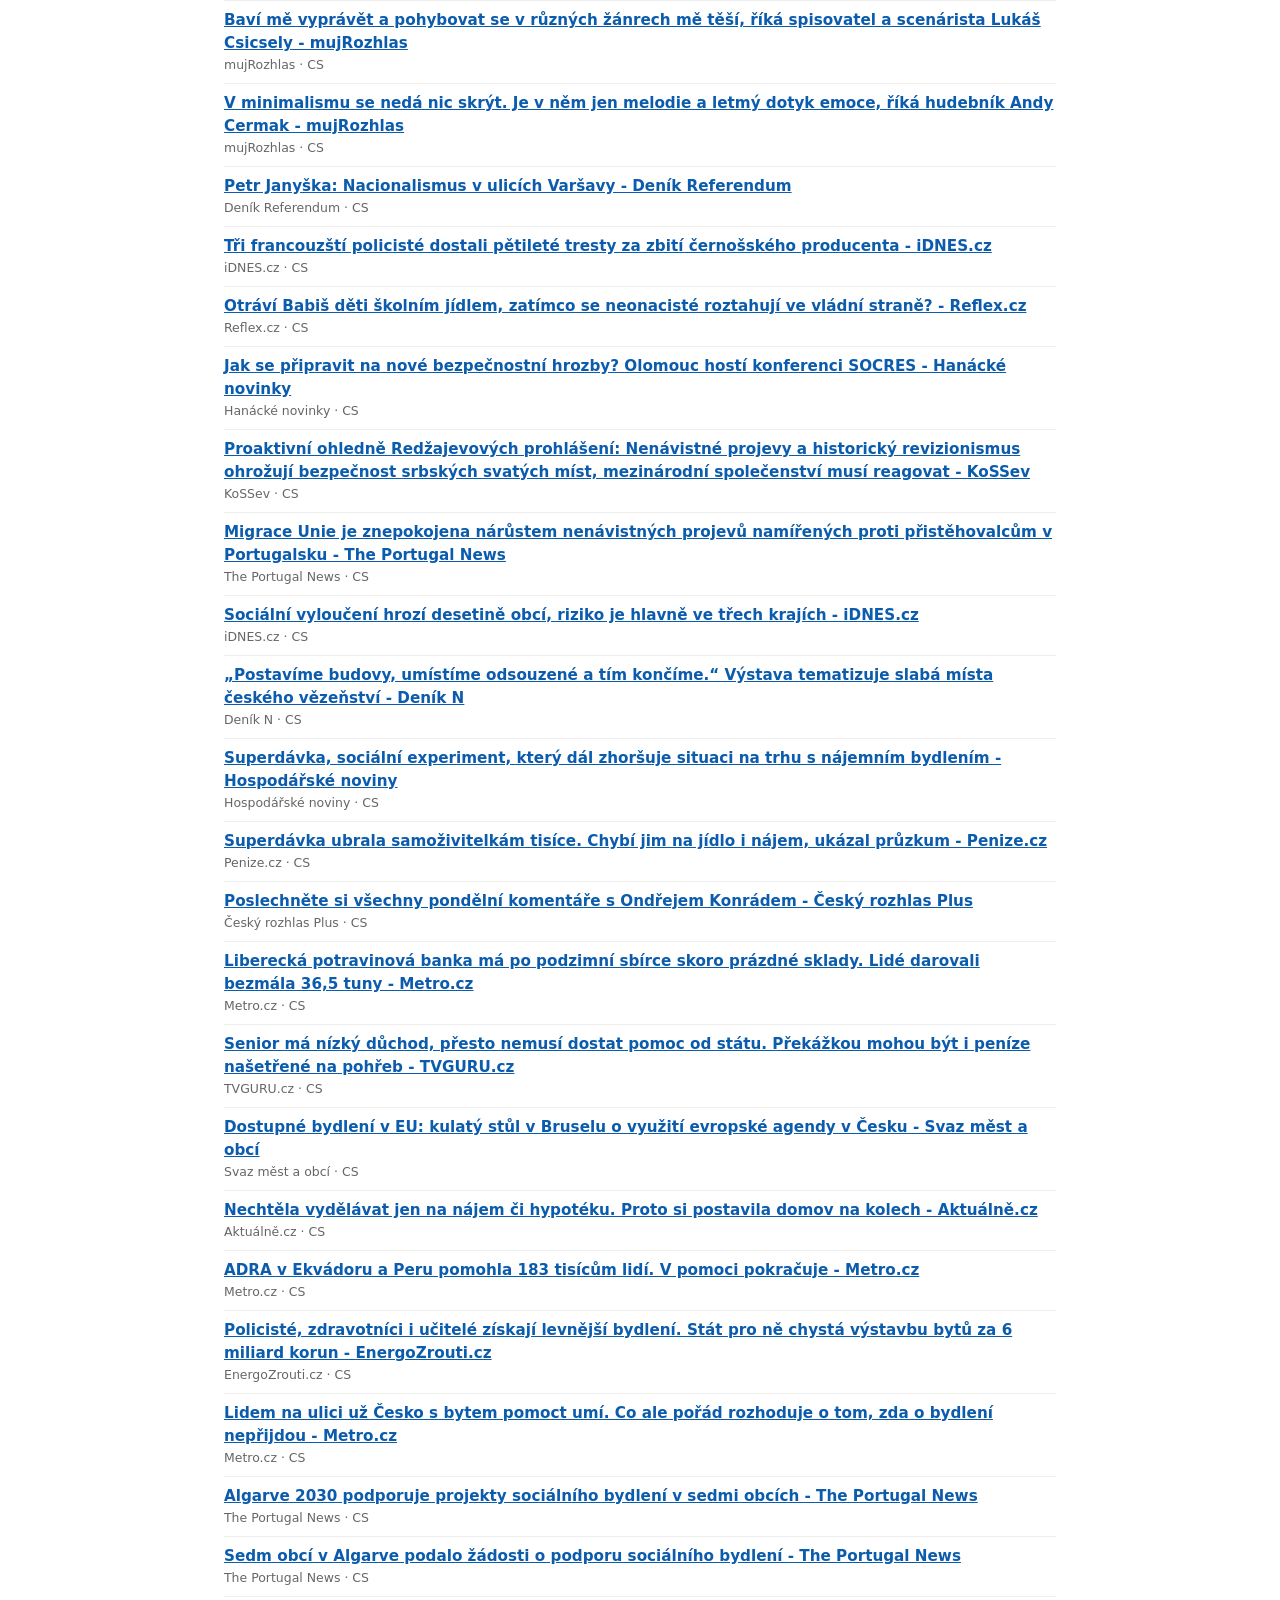
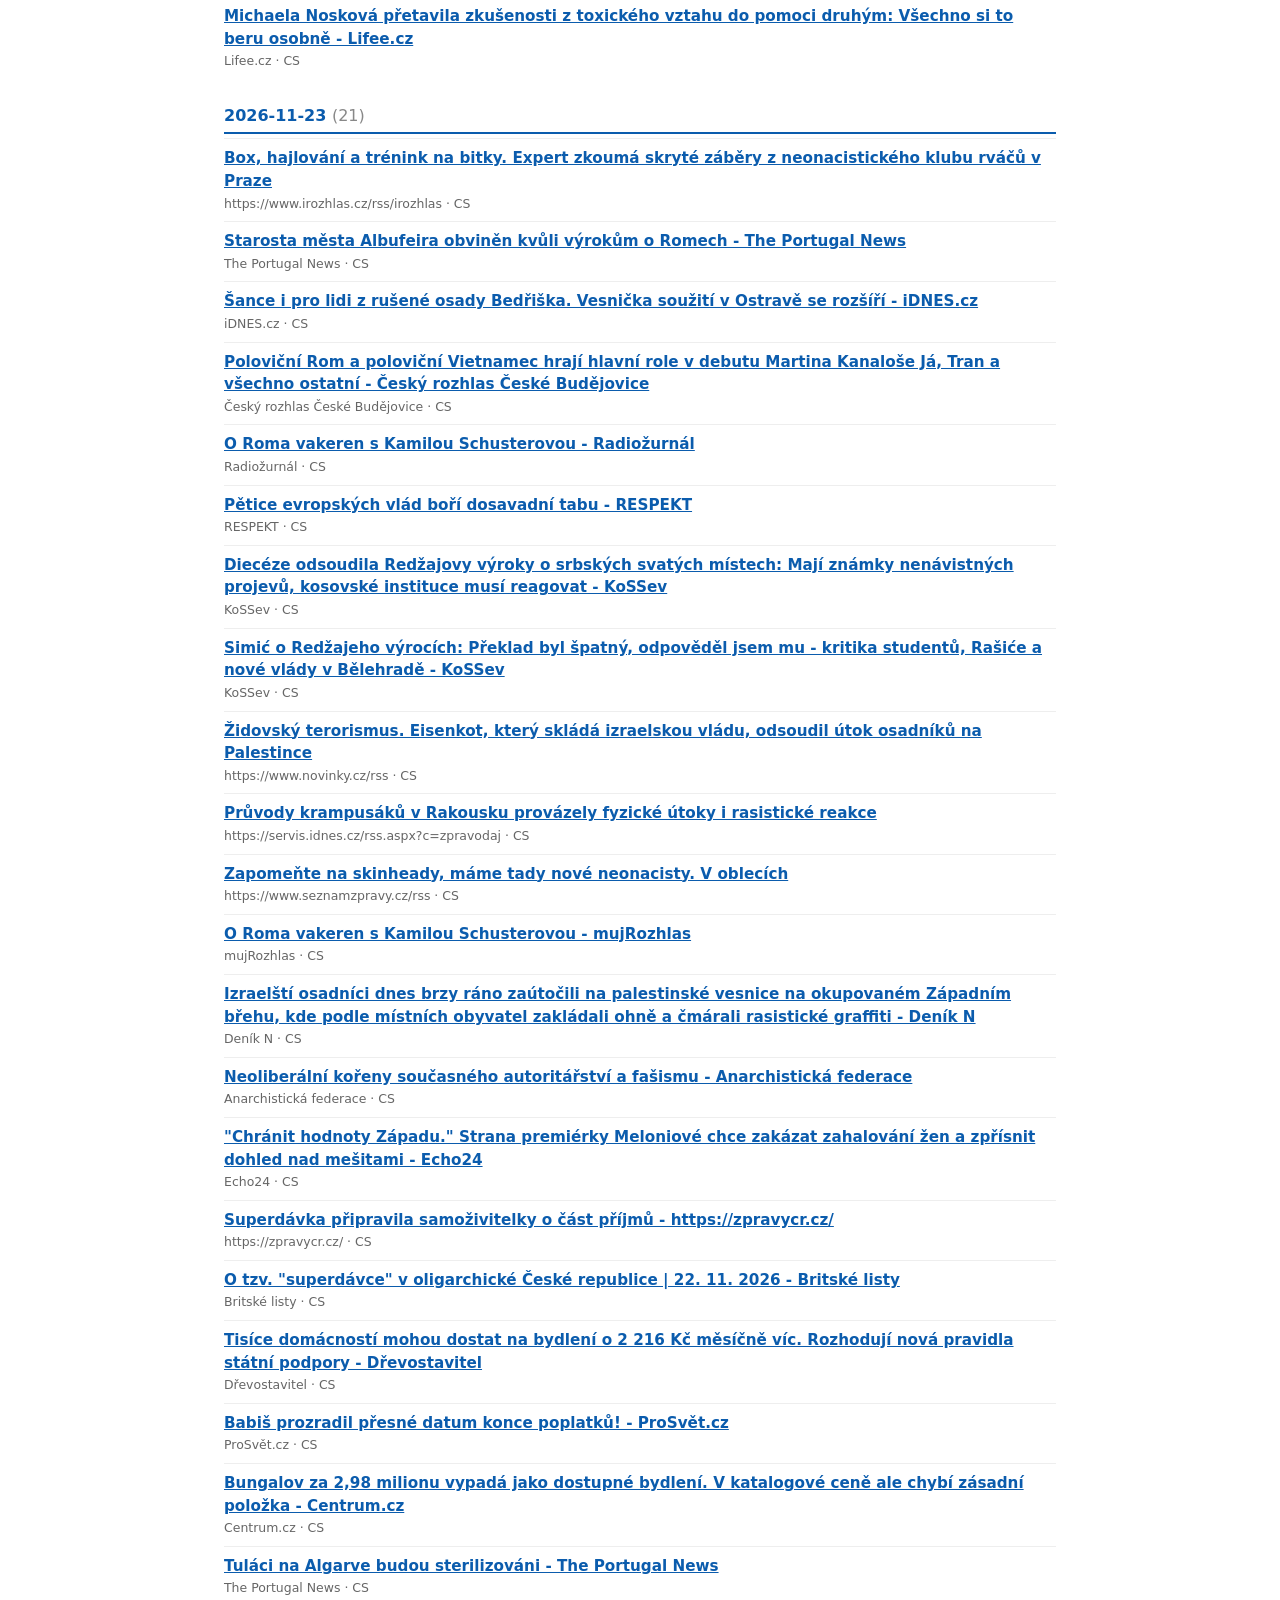
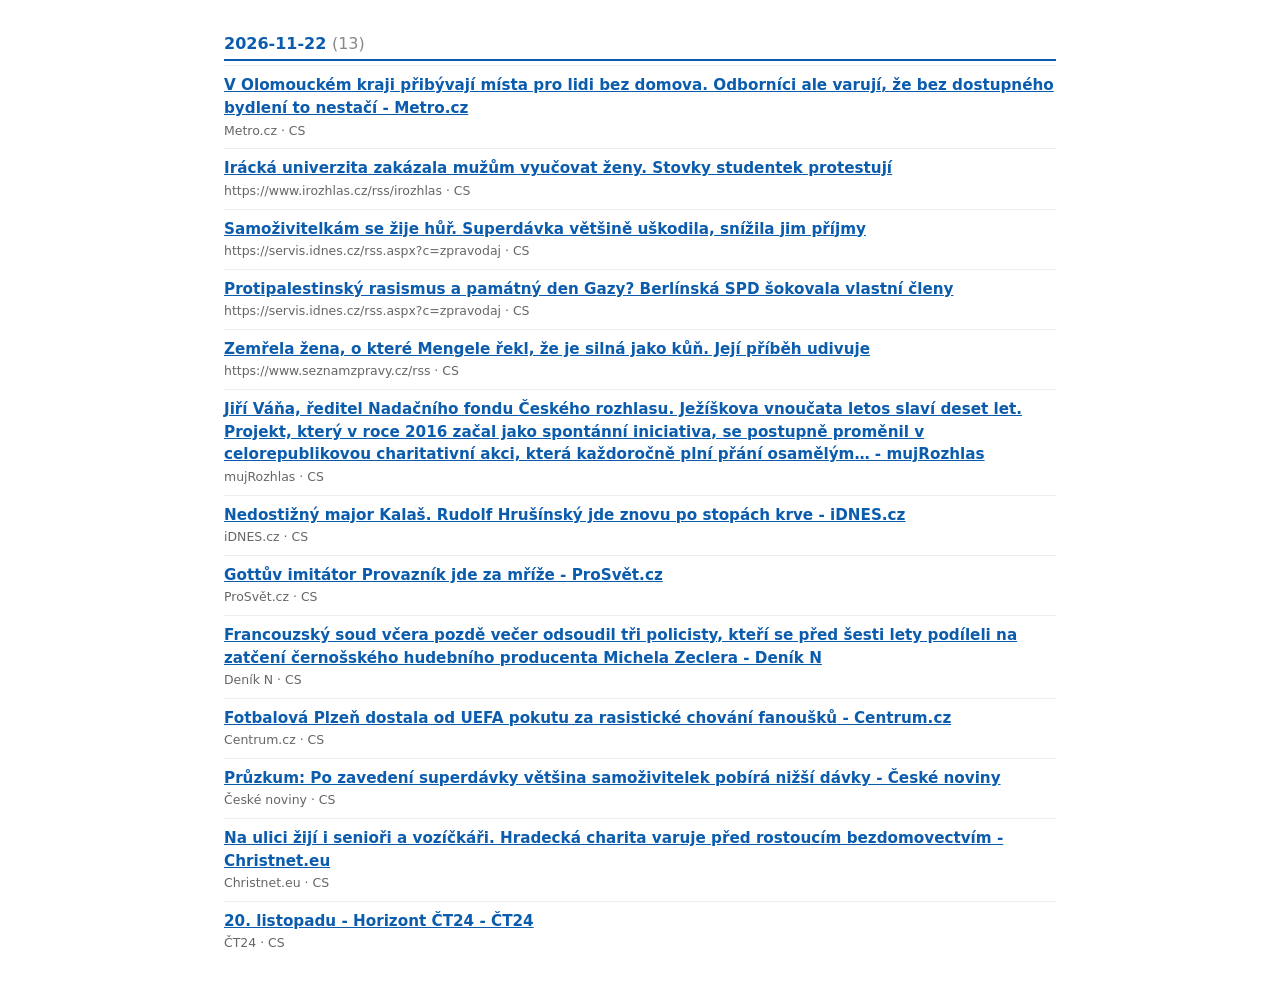
<file: feed-cz/archiv.html>
<!DOCTYPE html>
<html lang="cs">
<head>
<meta charset="utf-8">
<meta name="viewport" content="width=device-width,initial-scale=1">
<title>Archiv 7 dní (210)</title>
<style>
 body{font-family:system-ui,-apple-system,Segoe UI,Roboto,Arial,sans-serif;
      max-width:52rem;margin:0 auto;padding:1.5rem;line-height:1.5;color:#1a1a1a}
 h1{font-size:1.4rem;margin:0 0 .3rem}
 h2.day{font-size:1rem;margin:1.6rem 0 .3rem;padding-bottom:.2rem;
        border-bottom:2px solid #0b5cad;color:#0b5cad}
 .cnt{color:#888;font-weight:400}
 h3{font-size:.95rem;margin:0;font-weight:600}
 article{border-top:1px solid #eee;padding:.5rem 0}
 .meta{font-size:.78rem;color:#666;margin:.1rem 0 0}
 .head{font-size:.85rem;color:#555;margin-bottom:1rem}
 a{color:#0b5cad}
</style>
</head>
<body>
<h1>Archiv – posledních 7 dní</h1>
<p class="head">
 Všechny nasbírané zprávy bez ohledu na to, zda už byly odeslány agentovi.
 Slouží ke zpětnému dohledání, kdyby některý přehled nedorazil.<br>
 Celkem: <strong>210</strong> ·
 <a href="./">zpět na aktuální feed</a>
</p>
<h2 class="day">2026-11-28 <span class="cnt">(35)</span></h2>
<article><h3><a href="https://www.seznamzpravy.cz/clanek/zahranicni-alberto-nunez-feijoo-nudny-technokrat-chce-dat-spanelsko-do-poradku-ma-to-jeden-hacek-320718">„Nudný technokrat“ chce dát Španělsko do pořádku. Má to jeden háček - Seznam Zprávy</a></h3><p class="meta">Seznam Zprávy · CS</p></article>
<article><h3><a href="https://www.kinobox.cz/film/3271328-vzorny-vojacek">Vzorný vojáček ⭐ 73% [A Good Little Soldier] (2026) - Kinobox</a></h3><p class="meta">Kinobox · CS</p></article>
<article><h3><a href="https://www.ceskenoviny.cz/zpravy/ohrozene-deti-casto-konci-tam-kde-je-volna-postel-rika-detsky-ombudsman/2907912">Ohrožené děti často končí tam, kde je volná postel, říká dětský ombudsman - České noviny</a></h3><p class="meta">České noviny · CS</p></article>
<article><h3><a href="https://ct24.ceskatelevize.cz/clanek/domaci/detsky-ombudsman-resi-stovky-podnetu-casto-rodinne-spory-a-stiznosti-na-ospod-379139">Dětský ombudsman řeší stovky podnětů. Často rodinné spory a stížnosti na OSPOD - ČT24</a></h3><p class="meta">ČT24 · CS</p></article>
<article><h3><a href="https://www.blesk.cz/clanek/radce-ombudsman-blesku/853275/aplikace-vinted-odrizla-anetu-od-jejiho-uctu-po-deseti-letech-muze-se-to-stat-i-vam.html">Deset let na Vinted, přes tisíc recenzí. Pak přišla stopka - Blesk.cz</a></h3><p class="meta">Blesk.cz · CS</p></article>
<article><h3><a href="https://www.ceskenoviny.cz/zpravy/jilka-pocet-deti-ve-skolskych-pobytovych-zarizenich-lze-snizit-podporou-rodin/2907913">Jílka: Počet dětí ve školských pobytových zařízeních lze snížit podporou rodin - České noviny</a></h3><p class="meta">České noviny · CS</p></article>
<article><h3><a href="https://www.blesk.cz/galerie/radce-pravni-poradna/1059198/letadlo-neodletelo-penize-za-letenky-nedostaly-damskou-jizdu-na-kretu-resi-ombudsman-blesku?foto=0">Letadlo neodletělo, peníze za letenky nedostaly! Dámskou jízdu na Krétu řeší Ombudsman Blesku - Blesk.cz</a></h3><p class="meta">Blesk.cz · CS</p></article>
<article><h3><a href="https://www.seznamzpravy.cz/clanek/domaci-zivot-v-cesku-petka-sz-skutecna-vlada-ceska-a-pozoruhodny-veletoc-v-nvidii-321653">Pětka SZ: „Skutečná vláda“ Česka a pozoruhodný veletoč v Nvidii</a></h3><p class="meta">https://www.seznamzpravy.cz/rss · CS</p></article>
<article><h3><a href="https://www.denik.cz/evropa/pozar-domu-na-slovensku-zemrely-tri-deti/?utm_source=rss&amp;utm_medium=feed-vse&amp;utm_campaign=www.denik.cz&amp;utm_content=evropa">Tragický požár na Slovensku: Zemřely tři děti, o domov přišlo 20 rodin</a></h3><p class="meta">https://www.denik.cz/rss/zpravy.html · CS</p></article>
<article><h3><a href="https://www.ochrance.cz/aktualne/za-drobnou-chybu-v-kolonce-ctyri-mesice-bez-davek-ombudsmanka-upozornuje-poslance-na-chyby-v-bezpecnostni-novele/">Za drobnou chybu v kolonce čtyři měsíce bez dávek. Ombudsmanka upozorňuje poslance na chyby v bezpečnostní novele - Veřejný ochránce práv | Ombudsman</a></h3><p class="meta">Veřejný ochránce práv | Ombudsman · CS</p></article>
<article><h3><a href="https://www.heute.at/s/ausmoderiert-orf-ersetzt-weichselbraun-und-sigl-120287479">Neue Gesichter – Ausmoderiert! ORF ersetzt Weichselbraun und Sigl - Heute</a></h3><p class="meta">Heute · CS</p></article>
<article><h3><a href="https://kolinsky.denik.cz/zpravy-region/kraj-predstavil-strategii-romske-integrace-vyloucene-lokality-jsou-i-v-koline/?utm_source=rss&amp;utm_medium=feed-vse&amp;utm_campaign=kolinsky.denik.cz&amp;utm_content=zpravy-region">Kraj představil strategii romské integrace. Vyloučené lokality jsou i v Kolíně - Kolínský deník</a></h3><p class="meta">Kolínský deník · CS</p></article>
<article><h3><a href="https://magazin.aktualne.cz/kultura/film/recenze-dietl-naruby-ana-geislerova-zari-ve-filmu-o-sterilizaci-romskych-zen/galerie/r~aaa29d1c77d52e14bafdd50b3c776e7c/?foto=3">Recenze: Dietl naruby. Aňa Geislerová září ve filmu o sterilizaci romských žen - Aktuálně.cz</a></h3><p class="meta">Aktuálně.cz · CS</p></article>
<article><h3><a href="https://www.canalplus.com/cz/cs/filmy/spor/h/43397117_55559">Shrnutí a obsazení Spor Dramatický film 1h25 - CANAL+</a></h3><p class="meta">CANAL+ · CS</p></article>
<article><h3><a href="https://ct24.ceskatelevize.cz/clanek/svet/v-irsku-zaznivaji-vyzvy-k-regulaci-technologii-zprostredkujicich-sexualni-nasili-380015">V Irsku zaznívají výzvy k regulaci technologií zprostředkujících sexuální násilí - ČT24</a></h3><p class="meta">ČT24 · CS</p></article>
<article><h3><a href="https://plotpoint.sk/spravedlnost-kdyz-spravedlnost-vnima-kazdy-trochu-jinak-recenze/">Spravedlnost: Když spravedlnost vnímá každý trochu jinak… (Recenze) - plotpoint</a></h3><p class="meta">plotpoint · CS</p></article>
<article><h3><a href="https://www.respekt.cz/podcasty/politicka-mapa-ceska-se-meni-starostove-chteji-volice-ano-krajni-pravice-zase-jednotny-blok">Politická mapa Česka se mění. Starostové chtějí voliče ANO, krajní pravice zase jednotný blok - RESPEKT</a></h3><p class="meta">RESPEKT · CS</p></article>
<article><h3><a href="https://www.respekt.cz/rozhovor/sefredaktor-tydeniku-die-zeit-neverim-ze-alternativa-pro-nemecko-prevezme-vladu">Šéfredaktor týdeníku Die Zeit: Nevěřím, že Alternativa pro Německo převezme vládu - RESPEKT</a></h3><p class="meta">RESPEKT · CS</p></article>
<article><h3><a href="https://www.respekt.cz/zahranici/levicova-vlada-nad-spanelskem-zrejme-po-osmi-letech-konci">Levicová vláda nad Španělskem zřejmě po osmi letech končí - RESPEKT</a></h3><p class="meta">RESPEKT · CS</p></article>
<article><h3><a href="https://www.trendysvet.cz/clanek/tri-dospivajici-z-pripadu-nemecke-extremisticke-skupiny-jsou-po-predvedeni-na-svobode">Tři dospívající z případu německé extremistické skupiny jsou po předvedení na svobodě - TrendySvet.cz</a></h3><p class="meta">TrendySvet.cz · CS</p></article>
<article><h3><a href="https://www.trendysvet.cz/clanek/nemecka-policie-zadrzela-tri-dospivajici-podezira-je-z-clenstvi-v-extremisticke-skupine">Německá policie zadržela tři dospívající. Podezírá je z členství v extremistické skupině - TrendySvet.cz</a></h3><p class="meta">TrendySvet.cz · CS</p></article>
<article><h3><a href="https://allnews.cz/2026/11/27/stopka-online-nasili-na-zenach-na-britskem-velvyslanectvi-se-diskutovalo-o-nenavisti-na-internetu/">Stopka online násilí na ženách: Na britském velvyslanectví se diskutovalo o nenávisti na internetu - https://allnews.cz/</a></h3><p class="meta">https://allnews.cz/ · CS</p></article>
<article><h3><a href="https://www.echo24.cz/a/HkAWQ/zpravy-domaci-superdavka-narusta-miliardy-mesicne-300-tisic-domacnosti-nova-cisla">Superdávka nabírá obrátky. Už ji bere na 300 tisíc domácností, náklady jdou do miliard měsíčně - Echo24</a></h3><p class="meta">Echo24 · CS</p></article>
<article><h3><a href="https://cnn.iprima.cz/soudruzi-z-hnuti-ano-udelali-chybu-tvrdi-kolar-vysvetlil-co-ministr-juchelka-nezvladl-528198">Superdávka nefunguje, kritizoval Kolář. „Soudruzi z ANO“ podle něj udělali klíčovou chybu - CNN Prima NEWS</a></h3><p class="meta">CNN Prima NEWS · CS</p></article>
<article><h3><a href="https://www.idnes.cz/praha/zpravy/prace-starsi-zajemci-obavy-vek-technologie-firmy-hledani-zamestnani.A261127_101649_praha-zpravy_fohl">Věk brzdí Pražany v práci. Starší zájemci narážejí na obavy firem - iDNES.cz</a></h3><p class="meta">iDNES.cz · CS</p></article>
<article><h3><a href="https://www.blesk.cz/galerie/regiony-praha/716648/video-dite-behalo-mezi-strikackami-matku-se-synem-vyhodili-z-ubytovny-sli-spat-do-opusteneho-domu?foto=4">VIDEO: Dítě běhalo mezi stříkačkami. Matku se synem vyhodili z ubytovny, šli spát do opuštěného domu - Blesk.cz</a></h3><p class="meta">Blesk.cz · CS</p></article>
<article><h3><a href="https://vary.rozhlas.cz/sokolov-povede-znovu-jan-picka-mesto-cekaji-zmeny-v-doprave-i-vytapeni-9659334">Sokolov povede znovu Jan Picka. Město čekají změny v dopravě i vytápění - Český rozhlas Karlovy Vary</a></h3><p class="meta">Český rozhlas Karlovy Vary · CS</p></article>
<article><h3><a href="https://www.novinky.cz/clanek/krimi-muze-pes-do-kasina-pokud-je-asistencni-tak-tam-musi-zastal-se-urad-ombudsmanky-postizeneho-hrace-40610819">Může pes do kasina? Pokud je asistenční, tak tam musí, zastal se úřad ombudsmanky postiženého hráče - Novinky</a></h3><p class="meta">Novinky · CS</p></article>
<article><h3><a href="https://zpravy.aktualne.cz/ekonomika/auto/elektromobilita/kvuli-veku-ho-pry-vyhodili-volvo-mluvi-o-tajnych-datech-byvaly-manazer-zada-miliony/r~aaa29cbbc6a9532a323dfe0b056156fc/">Kvůli věku ho prý vyhodili, Volvo mluví o tajných datech. Bývalý manažer žádá miliony - Aktuálně.cz</a></h3><p class="meta">Aktuálně.cz · CS</p></article>
<article><h3><a href="https://www.sport.cz/clanek/nazory-komentare-komentar-mesic-od-ne-navratu-rusu-z-hokeje-je-hokej-a-iihf-flikuje-deravou-cestu-jaro-ukaze-5583930">KOMENTÁŘ: Měsíc od (ne)návratu Rusů. Z hokeje je hokej a IIHF flikuje děravou cestu. Jaro ukáže - Sport.cz</a></h3><p class="meta">Sport.cz · CS</p></article>
<article><h3><a href="https://www.irozhlas.cz/zpravy-domov/deti-u-soudu-mohli-zastupovat-advokati-ceska-advokatni-komora-podporuje-vznik_2611271000_zfr">Děti by u soudu mohli zastupovat specializovaní advokáti. Jejich zapojení má vyřešit dvojí roli OSPOD - iROZHLAS</a></h3><p class="meta">iROZHLAS · CS</p></article>
<article><h3><a href="https://www.metro.cz/kraje/jihomoravsky-kraj/inspekce-prace-je-podle-detskeho-ombudsmana-uz-ted-pretizena-hrozi-ze-prehledne-dalsi-pripady-detske.A261127_114535_metro-brno-zpravy_air">Inspekce práce je podle dětského ombudsmana už teď přetížená. Hrozí, že přehlédne další případy dětské práce - Metro.cz</a></h3><p class="meta">Metro.cz · CS</p></article>
<article><h3><a href="https://radiozurnal.rozhlas.cz/ohrozene-deti-bude-v-budoucnu-zastupovat-detsky-advokat-zmenu-pripravuje-9659377">Ohrožené děti bude v budoucnu zastupovat dětský advokát. Změnu připravuje ministerstvo spravedlnosti - Radiožurnál</a></h3><p class="meta">Radiožurnál · CS</p></article>
<article><h3><a href="https://zpravy.aktualne.cz/zahranici/zelenskyj-dekuje-trumpove-manzelce-z-ruska-se-vratilo-devet-deti/r~aaa29dacbdfe6fc9242676d90badfed7/">Zelenskyj děkuje Trumpově manželce: Z Ruska se vrátilo devět dětí - Aktuálně.cz</a></h3><p class="meta">Aktuálně.cz · CS</p></article>
<article><h3><a href="https://www.blesk.cz/galerie/radce-pravni-poradna/1327077/jak-zakon-chrani-zamestnane-rodice-a-je-strach-z-valky-prekazkou-sluzebni-cesty-odpovidaji-pravni-experti?foto=0">Jak zákon chrání zaměstnané rodiče? A je strach z války překážkou služební cesty? Odpovídají právní experti - Blesk.cz</a></h3><p class="meta">Blesk.cz · CS</p></article>
<h2 class="day">2026-11-27 <span class="cnt">(39)</span></h2>
<article><h3><a href="https://video.aktualne.cz/cesi-budovali-raj-reakci-kremlu-necekali-dnes-meni-rusko-gulagy-na-muzea-dozorcu/r~aaa294dd1c03b7e9fc05060291227f9d/">Češi budovali ráj, reakci Kremlu nečekali. Dnes mění Rusko gulagy na muzea dozorců</a></h3><p class="meta">https://www.aktualne.cz/rss/ · CS</p></article>
<article><h3><a href="https://zpravy.aktualne.cz/zahranici/obeti-tleskaji-katum-rika-badatel-cesi-budovali-raj-odpoved-kremlu-necekali/r~aaa29f85b48163fbaea7d4021c6de4d0/">„Oběti tleskají katům,” říká rusista. Češi budovali ráj, drsnou odpověď Kremlu nečekali</a></h3><p class="meta">https://www.aktualne.cz/rss/ · CS</p></article>
<article><h3><a href="https://hlidacipes.org/reci-o-vlastencich-boura-realita-mladez-ze-stran-krajni-pravice-se-hlasi-k-extremismu/">Řeči o vlastencích bourá realita: mládež ze stran krajní pravice se hlásí k extremismu</a></h3><p class="meta">https://hlidacipes.org/feed/ · CS</p></article>
<article><h3><a href="https://www.info.cz/zpravodajstvi-a-komentare/svoboda-slova-gta-vi-rajchl-popirani-genocidy">Zabít gaye ve hře a Žida v realitě je sakra rozdíl. Proč to extremisté z obou břehů nechápou?</a></h3><p class="meta">https://www.info.cz/rss · CS</p></article>
<article><h3><a href="https://in-lifestyle.cz/romsky-gott-ondrej-provaznik-vezeni/">Krutý osud Romského Gotta: Podle Slováčka to mohl dotáhnout daleko, Ondřej Provazník však skončil ve vězení - In-lifestyle.cz</a></h3><p class="meta">In-lifestyle.cz · CS</p></article>
<article><h3><a href="https://www.blesk.cz/galerie/regiony-praha/1325634/pestrobarevny-rej-kostymu-a-balkanska-dechovka-romsky-festival-khamoro-se-po-roce-vratil-do-prahy?foto=20">Pestrobarevný rej kostýmů a balkánská dechovka: Romský festival Khamoro se po roce vrátil do Prahy - Blesk.cz</a></h3><p class="meta">Blesk.cz · CS</p></article>
<article><h3><a href="https://www.voxpot.cz/clanky/ceka-spanelsko-deportace-cizincu-volby-muzou-otevrit-dvere-krajni-pravici">Čeká Španělsko deportace cizinců? Volby můžou otevřít dveře krajní pravici - VOXPOT</a></h3><p class="meta">VOXPOT · CS</p></article>
<article><h3><a href="https://cnn.iprima.cz/milacek-levice-klidna-sila-z-galicie-nebo-drsny-macho-spanele-si-zvoli-noveho-lidra-528018">Miláček levice, klidná síla z Galicie nebo drsný macho. Španělé si zvolí nového lídra - CNN Prima NEWS</a></h3><p class="meta">CNN Prima NEWS · CS</p></article>
<article><h3><a href="https://www.penize.cz/davka-statni-socialni-pomoci-superdavka/500592-o-superdavce-a-jendovi-pry-mpsv-moc-nevi-a-za-to-co-vi-nam-uctuje-50-tisic">O superdávce a Jendovi prý MPSV moc neví. A za to, co ví, nám účtuje 50 tisíc - Penize.cz</a></h3><p class="meta">Penize.cz · CS</p></article>
<article><h3><a href="https://liberecka.drbna.cz/spolecnost/906549-podzimni-sbirka-zajistila-pro-potrebne-v-libereckem-kraji-pres-36-tun-zbozi.html">Podzimní sbírka zajistila pro potřebné v Libereckém kraji přes 36 tun zboží - Liberecká Drbna</a></h3><p class="meta">Liberecká Drbna · CS</p></article>
<article><h3><a href="https://www.zdravezpravy.cz/2026/11/25/ne-lip-nebude-znelo-vcera-prahou-od-nejvice-zdravotne-postizenych/">&quot;Ne, líp nebude,&quot; znělo včera před Sněmovnou od zdravotně postižených - ZdraveZpravy.cz</a></h3><p class="meta">ZdraveZpravy.cz · CS</p></article>
<article><h3><a href="https://plus.rozhlas.cz/spanelsko-je-rozdelene-a-sanchez-s-tim-umi-pracovat-opozici-vadi-migrace-i-9659173">Španělsko je rozdělené a Sánchez s tím umí pracovat. Opozici vadí migrace i autonomie, říká odborník - Český rozhlas Plus</a></h3><p class="meta">Český rozhlas Plus · CS</p></article>
<article><h3><a href="https://stisk.online/a/prnPM/zasadil-mu-50-ran-nozem-za-brutalni-vrazdu-ve-znojme-si-odsedi-16-let">Zasadil mu 50 ran nožem. Za brutální vraždu ve Znojmě si odsedí 16 let - Stisk online</a></h3><p class="meta">Stisk online · CS</p></article>
<article><h3><a href="https://medium.seznam.cz/clanek/jiri-bodenlos-vezeni-zaplatime-urednici-ne-351241">Vězení zaplatíme. Úřednici ne - Seznam</a></h3><p class="meta">Seznam · CS</p></article>
<article><h3><a href="https://denikn.cz/2259351/sidliste-pro-ty-ktere-jinde-nechteji-docka-se-sluknovska-slunecnice-radikalni-promeny/">„Sídliště pro ty, které jinde nechtějí.“ Dočká se šluknovská Slunečnice radikální proměny?</a></h3><p class="meta">https://denikn.cz/feed/ · CS</p></article>
<article><h3><a href="https://prerovsky.denik.cz/zpravy-region/prerov-pasaz-problemovi-najemnici-vystehovani-soud/">Romům se z Pasáže nechce. Čeká je zřejmě vystěhování - Přerovský deník</a></h3><p class="meta">Přerovský deník · CS</p></article>
<article><h3><a href="https://www.metro.cz/kraje/jihomoravsky-kraj/dzurko-tvoril-z-odpadni-sklenene-drti-muzeum-romske-kultury-v-brne-ukazuje-13-jeho-obrazu.A261126_184637_metro-brno-zpravy_air">Dzurko tvořil z odpadní skleněné drti. Muzeum romské kultury v Brně ukazuje 13 jeho obrazů - Metro.cz</a></h3><p class="meta">Metro.cz · CS</p></article>
<article><h3><a href="https://www.tiscali.cz/duchodkyne-zije-v-malem-domku-kteremu-rika-draci-hnizdo-cely-internet-zasne-jak-ho-svepomoci-prestavela-814805">Důchodkyně žije v malém domku, kterému říká „Dračí hnízdo“. Celý internet žasne, jak ho svépomocí přestavěla - Tiscali.cz</a></h3><p class="meta">Tiscali.cz · CS</p></article>
<article><h3><a href="https://www.irozhlas.cz/zpravy-svet/na-vychode-slovenska-horelo-v-romske-osade-nejmene-jedno-dite-zemrelo-dve-jsou_2611261744_vsn">Na východě Slovenska hořelo v romské osadě. Tři děti jsou pohřešované - iROZHLAS</a></h3><p class="meta">iROZHLAS · CS</p></article>
<article><h3><a href="https://www.irozhlas.cz/fotogalerie/9659293?fid=12163746">Tragický požár romské osady na východě Slovenska... | iROZHLAS - spolehlivé zprávy - iROZHLAS</a></h3><p class="meta">iROZHLAS · CS</p></article>
<article><h3><a href="https://www.idnes.cz/zpravy/zahranicni/jedno-dite-podle-medii-zemrelo-pri-pozaru-pribytku-na-vychodnim-slovensku.A261126_201142_zahranicni_kha">V osadě na východě Slovenska uhořelo dítě, další dvě jsou nezvěstné - iDNES.cz</a></h3><p class="meta">iDNES.cz · CS</p></article>
<article><h3><a href="https://www.blesk.cz/galerie/regiony-praha/1424941/romske-delniky-strasil-strelbou-z-brokovnice-opilec-jim-nadaval-do-cernych-negramotu?foto=0">Romské dělníky strašil střelbou z brokovnice! Opilec jim nadával do „černých negramotů&quot; - Blesk.cz</a></h3><p class="meta">Blesk.cz · CS</p></article>
<article><h3><a href="https://www.idnes.cz/ostrava/zpravy/vyroci-1996-ostrava-vybuch-granat-nemocnice-uklizecky-tragedie.A261126_140635_ostrava-zpravy_jog">Hrůza v ostravské nemocnici. Granát před třiceti roky usmrtil dvě uklízečky, vrah zůstal neznámý - iDNES.cz</a></h3><p class="meta">iDNES.cz · CS</p></article>
<article><h3><a href="https://www.metro.cz/kraje/moravskoslezsky-kraj/opavske-abonma-ceka-10-koncertu-beethovenovu-stopu-pripomene-nekolik-veceru-i-finale-souteze.A261125_164535_metro-ostrava-zpravy_air">Opavské abonmá čeká 10 koncertů. Beethovenovu stopu připomene několik večerů i finále soutěže - Metro.cz</a></h3><p class="meta">Metro.cz · CS</p></article>
<article><h3><a href="https://www.blesk.cz/galerie/regiony-praha/1181476/pohar-pretekl-vulgarismy-a-rasismus-zaplavovaly-facebook-prazskych-strazniku-tak-prisla-reakce">Pohár přetekl: Vulgarismy a rasismus zaplavovaly facebook pražských strážníků, tak přišla reakce - Blesk.cz</a></h3><p class="meta">Blesk.cz · CS</p></article>
<article><h3><a href="https://www.reflex.cz/clanek/komentare/139616/muze-to-nekoho-prekvapit-neonaciste-hlasajici-rasovou-valku-maji-vazby-na-motoristy-a-svobodne.html">Může to někoho překvapit? Neonacisté hlásající rasovou válku mají vazby na Motoristy a Svobodné - Reflex.cz</a></h3><p class="meta">Reflex.cz · CS</p></article>
<article><h3><a href="https://www.konzervativninoviny.cz/extremismus-mozkovych-zahybu-lze-ideologii-zmerit/">Extremismus mozkových záhybů: Lze ideologii změřit? - Konzervativní noviny</a></h3><p class="meta">Konzervativní noviny · CS</p></article>
<article><h3><a href="https://advokatnidenik.cz/2026/11/26/ucastnici-konference-multilaw-darovali-nadaci-terezy-maxove-680-000-korun/">Účastnící konference Multilaw darovali Nadaci Terezy Maxové 680 000 korun - Advokátní deník</a></h3><p class="meta">Advokátní deník · CS</p></article>
<article><h3><a href="https://www.salonkyhk.cz/prvni-neshoda-v-nove-koalici-hradec-ma-dva-zajemce-o-ubytovnu-s-prodejem-ale-vaha/">První neshoda v nové koalici. Hradec má dva zájemce o ubytovnu, s prodejem ale váhá - Salonky HK</a></h3><p class="meta">Salonky HK · CS</p></article>
<article><h3><a href="https://www.lidovky.cz/nazory/nova-socialni-demokracie-martin-matas-vladimir-spidla-socdem-cssd.A261125_155655_ln_nazory_lgs">Nová sociální demokracie. Druhý život staré značky, nebo politický reparát bez zákazníků? - Lidovky.cz</a></h3><p class="meta">Lidovky.cz · CS</p></article>
<article><h3><a href="https://www.aktualne.cz/benative/od-proplaceni-faktur-k-hodnoceni-vysledku-nova-kapitola-evropske-dotacni-politiky-prinese-zasadni-zmeny/r~aaa2980d392606968df9894a74985402/">Od proplácení faktur k hodnocení výsledků. Nová kapitola evropské dotační politiky přinese zásadní změny - Aktuálně.cz</a></h3><p class="meta">Aktuálně.cz · CS</p></article>
<article><h3><a href="https://www.nasepraha.cz/praha-5-ma-noveho-starostu-chce-proverit-moznost-ziskani-nove-radnice/">Praha 5 má nového starostu. Chce prověřit možnost získání nové radnice - NašePraha</a></h3><p class="meta">NašePraha · CS</p></article>
<article><h3><a href="https://alive.osu.cz/od-mezinarodni-zkusenosti-k-lokalnimu-dopadu-neolaia-rozviji-novou-generaci-mentoru-a-mentorek/">Od mezinárodní zkušenosti k lokálnímu dopadu: NEOLAiA rozvíjí novou generaci mentorů a mentorek - Ostravská univerzita</a></h3><p class="meta">Ostravská univerzita · CS</p></article>
<article><h3><a href="https://medium.seznam.cz/clanek/marek-vechytek-diskriminace-zen-ve-sportu-z-edice-otakaruv-pruvodce-zivotem-351384">Diskriminace žen ve sportu (z edice Otakarův průvodce životem) - Seznam</a></h3><p class="meta">Seznam · CS</p></article>
<article><h3><a href="https://www.metro.cz/protext/kdyz-verejnost-soudi-drive-nez-soud-prazske-forum-otevrelo-pripad-shincheonji.A261126_101600_metro-protext_air">Když veřejnost soudí dříve než soud: pražské fórum otevřelo případ Shincheonji - Metro.cz</a></h3><p class="meta">Metro.cz · CS</p></article>
<article><h3><a href="https://www.seznamzpravy.cz/clanek/domaci-zivot-v-cesku-tragicke-dopady-kontrolori-nelegalni-detske-prace-chybi-varuje-ombudsman-321587">Tragické dopady. Kontroloři nelegální dětské práce chybí, varuje ombudsman - Seznam Zprávy</a></h3><p class="meta">Seznam Zprávy · CS</p></article>
<article><h3><a href="https://www.metro.cz/kraje/jihomoravsky-kraj/inspekce-prace-nestiha-uz-ted-benes-varuje-ze-to-muze-zhorsit-odhalovani-detske-prace.A261126_174536_metro-brno-zpravy_air">Inspekce práce nestíhá už teď. Beneš varuje, že to může zhoršit odhalování dětské práce - Metro.cz</a></h3><p class="meta">Metro.cz · CS</p></article>
<article><h3><a href="https://www.metro.cz/kraje/jihomoravsky-kraj/ombudsman-varuje-pred-bagatelizaci-stiznosti-na-soudce-u-ditete-rozhodovat-ma-i-zaznam.A261126_154536_metro-brno-zpravy_air">Ombudsman varuje před bagatelizací stížností na soudce u dítěte. Rozhodovat má i záznam - Metro.cz</a></h3><p class="meta">Metro.cz · CS</p></article>
<article><h3><a href="https://www.blesk.cz/galerie/radce-pravni-poradna/1289033/reklamace-a-vraceni-vanocnich-darku-odbornik-na-prava-spotrebitelu-radi-jak-se-nedat-odbyt?foto=0">Reklamace a vrácení vánočních dárků: Odborník na práva spotřebitelů radí, jak se nedat odbýt - Blesk.cz</a></h3><p class="meta">Blesk.cz · CS</p></article>
<h2 class="day">2026-11-26 <span class="cnt">(32)</span></h2>
<article><h3><a href="https://www.seznamzpravy.cz/clanek/audio-podcast-5-59-zlehcovani-i-obhajoba-co-rikaji-politici-na-neonacismus-3-0-v-cesku-321470">Zlehčování i obhajoba. Co říkají politici na neonacismus 3.0 v Česku</a></h3><p class="meta">https://www.seznamzpravy.cz/rss · CS</p></article>
<article><h3><a href="https://www.impuls.cz/zpravy/regiony/moravskoslezsky-kraj/vesnicka-souziti-ostrava-muglinov-bedriska-dostavba/">Šance i pro lidi z rušené osady Bedřiška. Vesnička soužití v Ostravě se rozšíří - Rádio Impuls</a></h3><p class="meta">Rádio Impuls · CS</p></article>
<article><h3><a href="https://denikreferendum.cz/clanek/239634-hrib-ma-pravdu-okamura-sizalozil-nahlasani-nenavisti-regulerni-byznys">Vojtěch Petrů: Hřib má pravdu. Okamura si založil na hlásání nenávisti regulérní byznys - Deník Referendum</a></h3><p class="meta">Deník Referendum · CS</p></article>
<article><h3><a href="https://www.metro.cz/spolecnost/kevin-mccallister-je-zpet-macaulay-culkin-chysta-nove-sam-doma-se-sethem-rogenem.A261125_135229_metro-spolecnost_mjafi">Kevin bude už zase Sám doma! Macaulay Culkin znovu zamotá hlavy lupičům - Metro.cz</a></h3><p class="meta">Metro.cz · CS</p></article>
<article><h3><a href="https://www.regionbrno.cz/zpravodajstvi/zima-proveruje-pomoc-lidem-bez-domova-n-308698/">Zima prověřuje pomoc lidem bez domova. Na jihu Moravy nabízejí zázemí města i charity - www.regionbrno.cz</a></h3><p class="meta">www.regionbrno.cz · CS</p></article>
<article><h3><a href="https://brnenska.drbna.cz/spolecnost/906587-do-brna-prijede-prezident-navstivi-vyznamna-mista-a-sfoukne-i-debatu-se-studenty.html">Do Brna přijede prezident. Navštíví významná místa a sfoukne i debatu se studenty - Brněnská Drbna</a></h3><p class="meta">Brněnská Drbna · CS</p></article>
<article><h3><a href="https://amnesty.cz/sestnact-let-vezeni-pro-michaila-loscinina-jeho-zdravotni-stav-se-ve-vezeni-zhorsuje/">Šestnáct let vězení pro Michaila Loščinina. Jeho zdravotní stav se ve vězení zhoršuje</a></h3><p class="meta">https://amnesty.cz/feed/ · CS</p></article>
<article><h3><a href="https://amnesty.cz/gaza-izraelska-genocida-pokracuje-amnesty-dokumentuje-jeji-dopady-na-zeny-a-divky/">Gaza: Izraelská genocida pokračuje. Amnesty dokumentuje její dopady na ženy a dívky</a></h3><p class="meta">https://amnesty.cz/feed/ · CS</p></article>
<article><h3><a href="https://amnesty.cz/tunisky-novinar-dostal-dalsi-ctyri-roky-vezeni-soud-ho-odsoudil-na-zaklade-jeho-novinarske-prace/">Tuniský novinář dostal další čtyři roky vězení. Soud ho odsoudil na základě jeho novinářské práce</a></h3><p class="meta">https://amnesty.cz/feed/ · CS</p></article>
<article><h3><a href="https://amnesty.cz/misto-svobody-dalsi-tresty-pakistansti-pravnici-zustavaji-ve-vezeni/">Místo svobody další tresty. Pákistánští právníci zůstávají ve vězení</a></h3><p class="meta">https://amnesty.cz/feed/ · CS</p></article>
<article><h3><a href="https://iqrs.cz/mosty-porozumeni-co-si-neseme-z-minulosti-a-co-predame-detem/">Mosty porozumění: Co si neseme z minulosti a co předáme dětem?</a></h3><p class="meta">https://iqrs.cz/feed/ · CS</p></article>
<article><h3><a href="https://www.seznamzpravy.cz/clanek/domaci-kauzy-macinka-clena-neonacistickeho-klubu-v-motorgenu-proverim-az-budu-mit-cas-321487">Třeba je to nějaký vrátný, zlehčuje Macinka odhalení neonacisty v Motorgenu</a></h3><p class="meta">https://www.seznamzpravy.cz/rss · CS</p></article>
<article><h3><a href="https://www.forum24.cz/vi-to-premier-v-pyzamu-extremiste-na-obrane-rozcilili-europoslankyni-mluvi-o-proruske-sebrance-z-spd">Ví to premiér v pyžamu? Extremisté na obraně rozčílili europoslankyni, mluví o proruské sebrance z SPD</a></h3><p class="meta">https://www.forum24.cz/feed/ · CS</p></article>
<article><h3><a href="https://denikreferendum.cz/clanek/239636-podcasty-dr-proc-brno-posila-lidi-v-nouzi-do-socialne-vyloucenych-lokalit">Podcasty DR: Proč Brno posílá lidi v nouzi do sociálně vyloučených lokalit</a></h3><p class="meta">https://denikreferendum.cz/rss.xml · CS</p></article>
<article><h3><a href="https://medium.seznam.cz/clanek/romano-hangos-jsou-romove-potomky-ztracenych-izraelskych-kmenu-vedecke-poznatky-tuto-teorii-nepotvrzuji-351360">Jsou Romové potomky ztracených izraelských kmenů? Vědecké poznatky tuto teorii nepotvrzují - Seznam</a></h3><p class="meta">Seznam · CS</p></article>
<article><h3><a href="https://www.lidovky.cz/nazory/miroslav-sladek-kandidatura-na-prezidenta-spr-rsc-republikani-extremiste.A261125_151921_ln_nazory_lgs">Vymřeli, či ještě žijí? Vyhynulý druh Miroslav Sládek už opět kandiduje na prezidenta - Lidovky.cz</a></h3><p class="meta">Lidovky.cz · CS</p></article>
<article><h3><a href="https://www.seznamzpravy.cz/tag/elena-gorolova-132542">Elena Gorolová: Aktivistka za odškodnění romských žen - Seznam Zprávy</a></h3><p class="meta">Seznam Zprávy · CS</p></article>
<article><h3><a href="https://itvs24.cz/zpravy/zlin/tomas-kaco-misi-klasickou-hudbu-a-jazz-s-romskymi-koreny/">Tomáš Kačo mísí klasickou hudbu a jazz s romskými kořeny - Televize TVS</a></h3><p class="meta">Televize TVS · CS</p></article>
<article><h3><a href="https://www.fotbalportal.cz/pohary/liga-mistru/82064-donnarumma-neapol-fanousci-pokriky-matka-manchester-city-uefa/">Donnarummu rozzlobily urážky jeho matky od fanoušků Neapole. Podobné pokřiky slyšel v Manchesteru už loni - FotbalPortal.cz</a></h3><p class="meta">FotbalPortal.cz · CS</p></article>
<article><h3><a href="https://www.idnes.cz/kultura/film-televize/k-pop-debut-korea-hudba-film-premiera-bts-ji-young-yoo.A261124_132240_filmvideo_lysa">Jak se stát hvězdou formátu BTS? Poradí vám snímek K-Pop: Debut - iDNES.cz</a></h3><p class="meta">iDNES.cz · CS</p></article>
<article><h3><a href="https://www.blisty.cz/art/137659-petr-pavel-mel-pravdu-neonaciste-v-okoli-vladnich-stran-a-otazka-kam-az-jsme-ochotni-zajit.html">Petr Pavel měl pravdu. Neonacisté v okolí vládních stran a otázka, kam až jsme ochotni zajít - Britské listy</a></h3><p class="meta">Britské listy · CS</p></article>
<article><h3><a href="https://tn.nova.cz/zpravodajstvi/clanek/662177-juchelka-chce-snizit-nezamestnanym-podporu-soucasna-vyse-zustane-jen-nekterym">Juchelka chce snížit nezaměstnaným podporu. Současná výše zůstane jen některým - TN.cz</a></h3><p class="meta">TN.cz · CS</p></article>
<article><h3><a href="https://www.blisty.cz/art/137655-superdavka-a-jenda-ma-konkretni-tvurce-kteri-by-meli-rezignovat.html">Superdávka a JENDA má konkrétní tvůrce, kteří by měli rezignovat .... | 25. 11. 2026 | Pavel Veleman - Britské listy</a></h3><p class="meta">Britské listy · CS</p></article>
<article><h3><a href="https://hradecky.denik.cz/zpravy-region/hradec-kralove-dve-nabidky-byvala-nemocnicni-ubytovna/">Hradec Králové má dvě nabídky na koupi bývalé nemocniční ubytovny se 177 pokoji - Hradecký deník</a></h3><p class="meta">Hradecký deník · CS</p></article>
<article><h3><a href="https://radio1.cz/kruh-porada-prednasku-o-dostupnem-bydleni-ve-vidni/">KRUH POŘÁDÁ PŘEDNÁŠKU O DOSTUPNÉM BYDLENÍ VE VÍDNI - Radio 1</a></h3><p class="meta">Radio 1 · CS</p></article>
<article><h3><a href="https://www.novinykraje.cz/2026/11/25/stat-slibuje-miliardy-na-dostupne-bydleni-novy-program-ma-napravit-zpozdeni-na-ktere-doplatily-obce/">Stát slibuje miliardy na dostupné bydlení. Nový program má napravit zpoždění, na které doplatily obce - Noviny kraje</a></h3><p class="meta">Noviny kraje · CS</p></article>
<article><h3><a href="https://www.nasepraha.cz/praha-planuje-investovat-pres-53-miliard-ano-vidi-problem/">Praha plánuje investovat přes 53 miliard. ANO vidí problém - NašePraha</a></h3><p class="meta">NašePraha · CS</p></article>
<article><h3><a href="https://hodoninsky.denik.cz/zpravy-region/hodonin-10-priorit-k-reseni-nejpalcivejsi-problem/">Hodonínští dali radním 10 priorit k řešení. Nejpalčivější problém je štve roky - Hodonínský deník</a></h3><p class="meta">Hodonínský deník · CS</p></article>
<article><h3><a href="https://www.theportugalnews.com/cs/zpravy/2026-11-23/protesty-proti-bydleni-v-portugalsku-se-rozsiily-do-londyna-a-bruselu/1113772">Protesty proti cenám bydlení v Portugalsku se rozšířily do Londýna a Bruselu - The Portugal News</a></h3><p class="meta">The Portugal News · CS</p></article>
<article><h3><a href="https://www.divadelni-noviny.cz/festivaly/201249-festival-pripad-pro-socialku-se-vraci-do-venuse-ve-svehlovce">Festival Případ pro sociálku se vrací do Venuše ve Švehlovce - Divadelní noviny</a></h3><p class="meta">Divadelní noviny · CS</p></article>
<article><h3><a href="https://denikn.cz/2246322/diskriminacni-kritizuji-vyrobci-nova-pravidla-pro-nazvy-potravin-ministerstvo-je-haji-ochranou-spotrebitelu/">„Diskriminační,“ kritizují výrobci nová pravidla pro názvy potravin. Ministerstvo je hájí ochranou spotřebitelů - Deník N</a></h3><p class="meta">Deník N · CS</p></article>
<article><h3><a href="https://www.centrum.cz/clanek/otisky-prstu-bez-odsouzeni-prvni-republika-zavedla-diskriminacni-legitimace-351853">Otisky prstů bez odsouzení. První republika zavedla diskriminační legitimace - Centrum.cz</a></h3><p class="meta">Centrum.cz · CS</p></article>
<h2 class="day">2026-11-25 <span class="cnt">(33)</span></h2>
<article><h3><a href="https://medium.seznam.cz/clanek/zongl-security-u-vchodu-na-letnou-doporucilo-asijske-divce-nechodit-do-kotle-350327">Security u vchodu na Letnou doporučilo asijské dívce nechodit do kotle - Seznam</a></h3><p class="meta">Seznam · CS</p></article>
<article><h3><a href="https://denikn.cz/2267858/politiky-z-krajne-pravicove-afd-prijal-namestek-z-obrany-vich-o-cem-jednali-rezort-taji/">Politiky z krajně pravicové AfD přijal náměstek z obrany Vích. O čem jednali, rezort tají - Deník N</a></h3><p class="meta">Deník N · CS</p></article>
<article><h3><a href="https://www.ceskenoviny.cz/tiskove/zpravy/adra-v-ekvadoru-a-peru-pomohla-183-tisicum-lidi-v-pomoci-pokracuje/2905317">ADRA v Ekvádoru a Peru pomohla 183 tisícům lidí. V pomoci pokračuje - České noviny</a></h3><p class="meta">České noviny · CS</p></article>
<article><h3><a href="https://medium.seznam.cz/clanek/stepan-ripka-ministryne-mrazova-se-snazi-zakryt-vlastni-kauzy-proto-nepodlozene-a-nesmyslne-utoci-na-odborniky-347430">Ministryně Mrázová se snaží zakrýt vlastní kauzy, proto nepodloženě a nesmyslně útočí na odborníky - Seznam</a></h3><p class="meta">Seznam · CS</p></article>
<article><h3><a href="https://zak.tv/sokolov_ma_noveho_starostu_do_cela_mesta_se_po_osmi_letech_vraci_jan_picka">Sokolov má nového starostu. Do čela města se po osmi letech vrací Jan Picka – Politika - zak.tv</a></h3><p class="meta">zak.tv · CS</p></article>
<article><h3><a href="https://www.astrovm.cz/cz/pro-navstevniky/aktuality-ak/prastare-meteority-mohly-na-zemi-dopravit-jednu-z-nejdulezitejsich-slozek-zivota.html">Prastaré meteority mohly na Zemi dopravit jednu z nejdůležitějších složek života - Hvězdárna Valašské Meziříčí</a></h3><p class="meta">Hvězdárna Valašské Meziříčí · CS</p></article>
<article><h3><a href="https://www.seznamzpravy.cz/clanek/domaci-zivot-v-cesku-petka-sz-jak-se-politici-stykaji-s-extremisty-a-proc-sampionovi-neprosel-benzin-321378">Jak se politici stýkají s extremisty a proč šampionovi neprošel benzin</a></h3><p class="meta">https://www.seznamzpravy.cz/rss · CS</p></article>
<article><h3><a href="https://www.denik.cz/ekonomika/superdavka-samozivitelky-si-stezuji-pripravila-je-o-penize/?utm_source=rss&amp;utm_medium=feed-vse&amp;utm_campaign=www.denik.cz&amp;utm_content=ekonomika">Superdávka nás připravila o peníze. A zpožďuje se, stěžují si samoživitelky</a></h3><p class="meta">https://www.denik.cz/rss/zpravy.html · CS</p></article>
<article><h3><a href="https://denikreferendum.cz/clanek/239626-od-berlina-po-varsavu-babicky-protestuji-proti-pravici-delaji-to-pro-vnoucata">Od Berlína po Varšavu: Babičky protestují proti pravici. Dělají to pro vnoučata</a></h3><p class="meta">https://denikreferendum.cz/rss.xml · CS</p></article>
<article><h3><a href="https://vlada.gov.cz/cz/media-centrum/aktualne/uspesna-lecba-nekonci-v-nemocnici--odbornici-hledaji-cesty--jak-lepe-propojit-zdravotni-a-socialni-podporu-pacientu-230296/">Úspěšná léčba nekončí v nemocnici. Odborníci hledají cesty, jak lépe propojit zdravotní a sociální podporu pacientů - Vláda České republiky</a></h3><p class="meta">Vláda České republiky · CS</p></article>
<article><h3><a href="https://www.clovekvtisni.cz/index-odpovedneho-uverovani-trh-pujcek-se-meni-rozdily-v-pristupu-k-dluznikum-pretrvavaji-13840gp">Index odpovědného úvěrování: Trh půjček se mění, rozdíly v přístupu k dlužníkům přetrvávají - Člověk v tísni</a></h3><p class="meta">Člověk v tísni · CS</p></article>
<article><h3><a href="https://medium.seznam.cz/clanek/vogos-co-by-kdyby-zed-v-maticni-ulici-zustala-stat-usti-by-cekalo-na-soud-najemnici-na-klice-346826">Co by, kdyby zeď v Matiční ulici zůstala stát? Ústí by čekalo na soud, nájemníci na klíče - Seznam</a></h3><p class="meta">Seznam · CS</p></article>
<article><h3><a href="https://www.idnes.cz/onadnes/vztahy/josephine-bakerova-tanecnice-kabaret-rasismus-usa-francie.A260626_190434_ona-vztahy_krou">Dřela v prádelně, jedla odpadky. Josephine se vypracovala na tanečnici i špionku - iDNES.cz</a></h3><p class="meta">iDNES.cz · CS</p></article>
<article><h3><a href="https://www.metro.cz/spolecnost/recenze-neonaciste-molotovovy-koktejly-a-selhavajici-stat-nemecky-pocin-zvedne-ze-sedacky.A261124_144620_metro-spolecnost_mjafi">RECENZE: Lisbeth Salander po německu? Spravedlnost vás pořádně vytočí - Metro.cz</a></h3><p class="meta">Metro.cz · CS</p></article>
<article><h3><a href="https://www.seznamzpravy.cz/clanek/domaci-kauzy-prosetrime-to-rika-sef-protiteroristicke-centraly-o-odhalene-skupine-neonacistu-320890">Renesance ultrapravicových hnutí, říká o Active Clubu šéf centrály proti extremismu - Seznam Zprávy</a></h3><p class="meta">Seznam Zprávy · CS</p></article>
<article><h3><a href="https://blisty.cz/art/137659-petr-pavel-mel-pravdu-neonaciste-v-okoli-vladnich-stran-a-otazka-kam-az-jsme-ochotni-zajit">Petr Pavel měl pravdu. Neonacisté v okolí vládních stran a otázka, kam až jsme ochotni zajít - Britské listy</a></h3><p class="meta">Britské listy · CS</p></article>
<article><h3><a href="https://www.canalplus.com/sk/sk/dokumenty/nekoncici-povely/h/43147989_55026">NEKONČÍCÍ POVELY v živom streamovaní a opakovaní na CANAL+ - CANAL+</a></h3><p class="meta">CANAL+ · CS</p></article>
<article><h3><a href="https://casopisargument.cz/73937">Od protestu ke změnám? Jak mohou klíčové národní volby změnit rovnováhu sil v celé EU - Argument</a></h3><p class="meta">Argument · CS</p></article>
<article><h3><a href="https://www.parlamentnilisty.cz/politika/politici-volicum/Fiala-ODS-Populismus-a-extremismus-prekoname-spolupraci-799949">Fiala (ODS): Populismus a extremismus překonáme spoluprací - ParlamentniListy.cz</a></h3><p class="meta">ParlamentniListy.cz · CS</p></article>
<article><h3><a href="https://nasregion.cz/kazda-desata-ceska-obec-celi-socialnimu-vylouceni-471647/">Každá desátá česká obec čelí sociálnímu vyloučení - Náš REGION</a></h3><p class="meta">Náš REGION · CS</p></article>
<article><h3><a href="https://denik.to/kde-se-cechum-zije-nejobtizneji-vysledky-prekvapily/">Kde se Čechům žije nejobtížněji? Výsledky překvapily - Deník TO</a></h3><p class="meta">Deník TO · CS</p></article>
<article><h3><a href="https://www.idnes.cz/plzen/zpravy/organizace-tady-a-ted-superdavka-plzen-chudoba-bydleni.A261123_987541_plzen-zpravy_vb">Superdávka ohrožuje nejchudší. Někteří už přišli o bydlení, říká sociální pracovnice Petra Lupták Burzová - iDNES.cz</a></h3><p class="meta">iDNES.cz · CS</p></article>
<article><h3><a href="https://www.impuls.cz/zpravy/regiony/plzensky-kraj/organizace-tady-a-ted-superdavka-plzen-chudoba-bydleni/">Superdávka ohrožuje nejchudší. Někteří už přišli o bydlení, říká sociální pracovnice - Rádio Impuls</a></h3><p class="meta">Rádio Impuls · CS</p></article>
<article><h3><a href="https://www.mujrozhlas.cz/nazory-argumenty/julie-hrstkova-superdavka-socialni-experiment-ktery-dal-zhorsuje-situaci-na-trhu-s">Julie Hrstková: Superdávka. Sociální experiment, který dál zhoršuje situaci na trhu s nájemním bydlením - mujRozhlas</a></h3><p class="meta">mujRozhlas · CS</p></article>
<article><h3><a href="https://blisty.cz/art/137655-superdavka-a-jenda-ma-konkretni-tvurce-kteri-by-meli-rezignovat.html">Superdávka a JENDA má konkrétní tvůrce, kteří by měli rezignovat .... | 25. 11. 2026 | Pavel Veleman - Britské listy</a></h3><p class="meta">Britské listy · CS</p></article>
<article><h3><a href="https://wave.rozhlas.cz/lide-bez-domova-umiraji-v-prumeru-o-16-let-driv-koupit-noclezenku-nestaci-9658416">Lidé bez domova umírají v průměru o 16 let dřív. Koupit nocleženku nestačí - Radio Wave</a></h3><p class="meta">Radio Wave · CS</p></article>
<article><h3><a href="https://www.theportugalnews.com/cs/zpravy/2026-11-22/protesty-proti-bydleni-v-portugalsku-se-rozsiily-do-londyna-a-bruselu/1113772">Protesty proti cenám bydlení v Portugalsku se rozšířily do Londýna a Bruselu - The Portugal News</a></h3><p class="meta">The Portugal News · CS</p></article>
<article><h3><a href="https://www.seznamzpravy.cz/clanek/magazin-zivotni-styl-dve-hodiny-pro-paraple-jak-stardance-ustoupila-od-vlastniho-napadu-321233">Dvě hodiny pro Paraple? Jak StarDance ustoupila od vlastního nápadu - Seznam Zprávy</a></h3><p class="meta">Seznam Zprávy · CS</p></article>
<article><h3><a href="https://www.fotbalportal.cz/anglie/premier-league/82043-millwall-the-den-uzavreni-tribuny-diskriminacni-pokriky-fa-uefa/">Millwall zavře kvůli diskriminačním pokřikům část The Den. UEFA by takový trest dala už napoprvé - FotbalPortal.cz</a></h3><p class="meta">FotbalPortal.cz · CS</p></article>
<article><h3><a href="https://www.idnes.cz/zpravy/zahranicni/slovensky-parlament-zrusil-moznost-korespondencniho-hlasovani-ze-zahranici.A261124_122812_zahranicni_bro">Slovenský parlament zrušil možnost korespondenčního hlasování ze zahraničí - iDNES.cz</a></h3><p class="meta">iDNES.cz · CS</p></article>
<article><h3><a href="https://www.ibrno.cz/brno/68976-brno-posiluje-dialog-s-ombudsmankou-i-detskym-ombudsmanem.html">Brno posiluje dialog s ombudsmankou i dětským ombudsmanem - iBrno - zprávy z Brna</a></h3><p class="meta">iBrno - zprávy z Brna · CS</p></article>
<article><h3><a href="https://plzenska.drbna.cz/zpravy/906543-inspekce-stale-resi-smrt-chlapce-na-nelegalni-brigade-firme-i-agenture-hrozi-obri-pokuty.html">Inspekce stále řeší smrt chlapce na nelegální brigádě. Firmě i agentuře hrozí obří pokuty - Plzeňská Drbna</a></h3><p class="meta">Plzeňská Drbna · CS</p></article>
<article><h3><a href="https://ct24.ceskatelevize.cz/clanek/domaci/navrh-jednaciho-radu-vlady-pocita-s-omezenim-pripominek-a-silnejsi-roli-premiera-375900">Návrh jednacího řádu vlády počítá s omezením připomínek a silnější rolí premiéra - ČT24</a></h3><p class="meta">ČT24 · CS</p></article>
<h2 class="day">2026-11-24 <span class="cnt">(37)</span></h2>
<article><h3><a href="https://www.blesk.cz/clanek/zpravy-pribehy/853357/za-fotku-hrozila-smrt-tajne-album-z-terezina-odhaluje-desivou-pravdu.html">Za fotku hrozila smrt! Tajné album z Terezína odhaluje děsivou pravdu na unikátních snímcích</a></h3><p class="meta">https://www.blesk.cz/rss · CS</p></article>
<article><h3><a href="https://cnn.iprima.cz/videa/cnn-prima-news-na-odvracene-strane-slovenska-takhle-se-zije-v-romskych-osadach">CNN Prima NEWS na odvrácené straně Slovenska Takhle se žije v romských osadách - CNN Prima NEWS</a></h3><p class="meta">CNN Prima NEWS · CS</p></article>
<article><h3><a href="https://www.mujrozhlas.cz/knizni-hlidka-filipa-cerneho/polovicni-rom-polovicni-vietnamec-hraji-hlavni-role-v-debutu-martina">Poloviční Rom a poloviční Vietnamec hrají hlavní role v debutu Martina Kanaloše Já, Tran a všechno ostatní - mujRozhlas</a></h3><p class="meta">mujRozhlas · CS</p></article>
<article><h3><a href="https://refresher.cz/216460-Dalsi-bizarni-reklama-z-Ceska-Firma-GoldBee-celi-kritice-kvuli-yellow-face-stahla-ji-a-omluvila-se">Další bizarní reklama z Česka. Firma GoldBee čelí kritice kvůli „yellow face“, stáhla ji a omluvila se - Refresher.cz</a></h3><p class="meta">Refresher.cz · CS</p></article>
<article><h3><a href="https://www.lidovky.cz/byznys/najemne-v-praze-je-vyssi-nez-duchod-pomuze-superdavka-nebo-prestehovani.A261123_111710_ln_ekonomika_paza">Pomůže superdávka důchodcům, co žijí sami v Praze? Některým ano, ale není to žádná hitparáda - Lidovky.cz</a></h3><p class="meta">Lidovky.cz · CS</p></article>
<article><h3><a href="https://www.irozhlas.cz/komentare/superdavka-socialni-experiment-ktery-dal-zhorsuje-situaci-na-trhu-s-najemnim_2611240630_aln">Superdávka. Sociální experiment, který dál zhoršuje situaci na trhu s nájemním bydlením</a></h3><p class="meta">https://www.irozhlas.cz/rss/irozhlas · CS</p></article>
<article><h3><a href="https://www.seznamzpravy.cz/clanek/domaci-kauzy-video-odkryli-jsme-vazby-neonacistu-na-poslance-svobodnych-a-motoristu-321247">Neonacismus 3.0: Odkryli jsme vazby extremistů na vládní poslance</a></h3><p class="meta">https://www.seznamzpravy.cz/rss · CS</p></article>
<article><h3><a href="https://www.seznamzpravy.cz/clanek/zahranicni-otravoval-novinare-kvuli-pozornosti-ted-je-po-trumpovi-nejmocnejsim-muzem-321294">„Chladnokrevný rasista.“ Strůjce Trumpových deportací je na vrcholu moci</a></h3><p class="meta">https://www.seznamzpravy.cz/rss · CS</p></article>
<article><h3><a href="https://www.seznamzpravy.cz/clanek/zahranicni-eu-uvalila-sankce-na-zakladatele-extremisticke-skupiny-the-base-321326">EU uvalila sankce na zakladatele extremistické skupiny The Base</a></h3><p class="meta">https://www.seznamzpravy.cz/rss · CS</p></article>
<article><h3><a href="https://denikn.cz/2260192/co-kdyz-krajni-pravice-prorusta-do-justice-thriller-spravedlnost-varuje-pred-extremismem/">Co když krajní pravice prorůstá do justice? Thriller Spravedlnost varuje před extremismem</a></h3><p class="meta">https://denikn.cz/feed/ · CS</p></article>
<article><h3><a href="https://denikreferendum.cz/clanek/239623-superdavka-jako-vyusteni-dlouhodobe-snahy-o-zombifikaci-uradu-prace">Superdávka jako vyústění dlouhodobé snahy o „zombifikaci“ úřadů práce</a></h3><p class="meta">https://denikreferendum.cz/rss.xml · CS</p></article>
<article><h3><a href="https://www.novinky.cz/clanek/zahranicni-evropa-starosta-slovenske-obce-s-nejvetsi-romskou-komunitou-bude-vydelavat-pres-186-tisic-korun-40609830">Starosta slovenské obce s největší romskou komunitou bude vydělávat přes 186 tisíc korun - Novinky</a></h3><p class="meta">Novinky · CS</p></article>
<article><h3><a href="https://www.heroine.cz/spolecnost/nektere-se-odskodneni-ani-nedoziji-obetem-protipravnich-sterilizaci-dochazi-cas-a-ministerstvo-nezvlada-zadosti-vyridit">„Některé se odškodnění ani nedožijí.“ Obětem protiprávních sterilizací dochází čas - Heroine.cz</a></h3><p class="meta">Heroine.cz · CS</p></article>
<article><h3><a href="https://www.theportugalnews.com/cs/zpravy/2026-11-22/starosta-albufeiry-obvinn-kvli-vyrokm-o-romach/1071613">Starosta města Albufeira obviněn kvůli výrokům o Romech - The Portugal News</a></h3><p class="meta">The Portugal News · CS</p></article>
<article><h3><a href="https://www.mujrozhlas.cz/vizitka/bavi-me-vypravet-pohybovat-se-v-ruznych-zanrech-me-tesi-rika-spisovatel-scenarista-lukas">Baví mě vyprávět a pohybovat se v různých žánrech mě těší, říká spisovatel a scenárista Lukáš Csicsely - mujRozhlas</a></h3><p class="meta">mujRozhlas · CS</p></article>
<article><h3><a href="https://www.mujrozhlas.cz/vizitka/v-minimalismu-se-neda-nic-skryt-je-v-nem-jen-melodie-letmy-dotyk-emoce-rika-hudebnik-andy">V minimalismu se nedá nic skrýt. Je v něm jen melodie a letmý dotyk emoce, říká hudebník Andy Cermak - mujRozhlas</a></h3><p class="meta">mujRozhlas · CS</p></article>
<article><h3><a href="https://denikreferendum.cz/clanek/239625-nacionalismus-v-ulicich-varsavy">Petr Janyška: Nacionalismus v ulicích Varšavy - Deník Referendum</a></h3><p class="meta">Deník Referendum · CS</p></article>
<article><h3><a href="https://www.idnes.cz/zpravy/zahranicni/soud-ve-francii-shledal-tri-policisty-vinnymi-z-utoku-na-cernosskeho-producenta.A261121_121856_zahranicni_sahu">Tři francouzští policisté dostali pětileté tresty za zbití černošského producenta - iDNES.cz</a></h3><p class="meta">iDNES.cz · CS</p></article>
<article><h3><a href="https://www.reflex.cz/clanek/padni-komu-padni/139514/ceka-na-video-otravi-babis-deti-skolnim-jidlem-zatimco-se-neonaciste-roztahuji-ve-vladni-strane.html">Otráví Babiš děti školním jídlem, zatímco se neonacisté roztahují ve vládní straně? - Reflex.cz</a></h3><p class="meta">Reflex.cz · CS</p></article>
<article><h3><a href="https://hanackenovinky.cz/2026/11/jak-se-pripravit-na-nove-bezpecnostni-hrozby-olomouc-hosti-konferenci-socres">Jak se připravit na nové bezpečnostní hrozby? Olomouc hostí konferenci SOCRES - Hanácké novinky</a></h3><p class="meta">Hanácké novinky · CS</p></article>
<article><h3><a href="https://kossev.info/cs/proaktiv-o-redzajevim-izjavama-govor-mrznje-i-istorijski-revizionizam-ugrozavaju-bezbednost-srpskih-svetinja-medjunarodna-zajednica-da-reaguje/">Proaktivní ohledně Redžajevových prohlášení: Nenávistné projevy a historický revizionismus ohrožují bezpečnost srbských svatých míst, mezinárodní společenství musí reagovat - KoSSev</a></h3><p class="meta">KoSSev · CS</p></article>
<article><h3><a href="https://www.theportugalnews.com/cs/zpravy/2026-11-23/migrace-unie-je-znepokojena-narstem-nenavistnych-projev-namienych-proti-pisthovalcm-v-portugalsku/1058169">Migrace Unie je znepokojena nárůstem nenávistných projevů namířených proti přistěhovalcům v Portugalsku - The Portugal News</a></h3><p class="meta">The Portugal News · CS</p></article>
<article><h3><a href="https://www.idnes.cz/zpravy/domaci/mmr-obce-ohrozene-socialni-vylouceni-vzrostl-zhruba-14-procent.A261123_104526_domaci_sahu">Sociální vyloučení hrozí desetině obcí, riziko je hlavně ve třech krajích - iDNES.cz</a></h3><p class="meta">iDNES.cz · CS</p></article>
<article><h3><a href="https://denikn.cz/2255748/postavime-budovy-umistime-odsouzene-a-tim-koncime-vystava-tematizuje-slaba-mista-ceskeho-vezenstvi/?ref=mwac">„Postavíme budovy, umístíme odsouzené a tím končíme.“ Výstava tematizuje slabá místa českého vězeňství - Deník N</a></h3><p class="meta">Deník N · CS</p></article>
<article><h3><a href="https://archiv.hn.cz/c1-67962970-superdavka-socialni-experiment-ktery-dal-zhorsuje-situaci-na-trhu-s-najemnim-bydlenim">Superdávka, sociální experiment, který dál zhoršuje situaci na trhu s nájemním bydlením - Hospodářské noviny</a></h3><p class="meta">Hospodářské noviny · CS</p></article>
<article><h3><a href="https://www.penize.cz/davka-statni-socialni-pomoci-superdavka/500362-superdavka-ubrala-samozivitelkam-tisice-chybi-jim-na-jidlo-i-zakladni-potreby-ukazal-pruzkum">Superdávka ubrala samoživitelkám tisíce. Chybí jim na jídlo i nájem, ukázal průzkum - Penize.cz</a></h3><p class="meta">Penize.cz · CS</p></article>
<article><h3><a href="https://plus.rozhlas.cz/poslechnete-si-vsechny-pondelni-komentare-s-ondrejem-konradem-9658228">Poslechněte si všechny pondělní komentáře s Ondřejem Konrádem - Český rozhlas Plus</a></h3><p class="meta">Český rozhlas Plus · CS</p></article>
<article><h3><a href="https://www.metro.cz/kraje/liberecky-kraj/liberecka-potravinova-banka-ma-po-podzimni-sbirce-skoro-prazdne-sklady-lide-darovali-bezmala-36-5-tu.A261123_161532_metro-liberec-zpravy_air">Liberecká potravinová banka má po podzimní sbírce skoro prázdné sklady. Lidé darovali bezmála 36,5 tuny - Metro.cz</a></h3><p class="meta">Metro.cz · CS</p></article>
<article><h3><a href="https://www.tvguru.cz/uspory-na-pohreb-superdavka-duchodci/">Senior má nízký důchod, přesto nemusí dostat pomoc od státu. Překážkou mohou být i peníze našetřené na pohřeb - TVGURU.cz</a></h3><p class="meta">TVGURU.cz · CS</p></article>
<article><h3><a href="https://www.smocr.cz/cs/cinnost/udrzitelny-rozvoj/a/dostupne-bydleni-v-eu-kulaty-stul-v-bruselu-o-vyuziti-evropske-agendy-v-cesku">Dostupné bydlení v EU: kulatý stůl v Bruselu o využití evropské agendy v Česku - Svaz měst a obcí</a></h3><p class="meta">Svaz měst a obcí · CS</p></article>
<article><h3><a href="https://magazin.aktualne.cz/nikdy-predtim-v-ruce-nedrzela-naradi-i-tak-si-vytvorila-dostupne-bydleni-z-autobusu/r~aaa2943a56e2749c8c17733423db1c91/">Nechtěla vydělávat jen na nájem či hypotéku. Proto si postavila domov na kolech - Aktuálně.cz</a></h3><p class="meta">Aktuálně.cz · CS</p></article>
<article><h3><a href="https://www.metro.cz/protext/adra-v-ekvadoru-a-peru-pomohla-183-tisicum-lidi-v-pomoci-pokracuje.A261123_092900_metro-protext_air">ADRA v Ekvádoru a Peru pomohla 183 tisícům lidí. V pomoci pokračuje - Metro.cz</a></h3><p class="meta">Metro.cz · CS</p></article>
<article><h3><a href="https://energozrouti.cz/clanek/policiste-zdravotnici-a-ucitele-ziskaji-levnejsi-bydleni">Policisté, zdravotníci i učitelé získají levnější bydlení. Stát pro ně chystá výstavbu bytů za 6 miliard korun - EnergoZrouti.cz</a></h3><p class="meta">EnergoZrouti.cz · CS</p></article>
<article><h3><a href="https://www.metro.cz/kraje/jihomoravsky-kraj/lidem-na-ulici-uz-cesko-s-bytem-pomoct-umi-co-ale-porad-rozhoduje-o-tom-zda-o-bydleni-neprijdou.A261123_170036_metro-brno-zpravy_air">Lidem na ulici už Česko s bytem pomoct umí. Co ale pořád rozhoduje o tom, zda o bydlení nepřijdou - Metro.cz</a></h3><p class="meta">Metro.cz · CS</p></article>
<article><h3><a href="http://www.theportugalnews.com/cs/zpravy/2026-11-21/algarve-2030-podporuje-projekty-socialniho-bydleni-v-sedmi-obcich/1093853">Algarve 2030 podporuje projekty sociálního bydlení v sedmi obcích - The Portugal News</a></h3><p class="meta">The Portugal News · CS</p></article>
<article><h3><a href="https://www.theportugalnews.com/cs/zpravy/2026-11-22/sedm-obci-v-algarve-podalo-zadosti-o-podporu-socialniho-bydleni/1094891">Sedm obcí v Algarve podalo žádosti o podporu sociálního bydlení - The Portugal News</a></h3><p class="meta">The Portugal News · CS</p></article>
<article><h3><a href="https://www.lifee.cz/michaela-noskova-toxicky-vztah-prace-ombudsmanky-vsechno-si-beru-osobne-edbc2">Michaela Nosková přetavila zkušenosti z toxického vztahu do pomoci druhým: Všechno si to beru osobně - Lifee.cz</a></h3><p class="meta">Lifee.cz · CS</p></article>
<h2 class="day">2026-11-23 <span class="cnt">(21)</span></h2>
<article><h3><a href="https://www.irozhlas.cz/zpravy-domov/box-hajlovani-a-trenink-na-bitky-expert-zkouma-skryte-zabery-z-neonacistickeho_2611230600_cen">Box, hajlování a trénink na bitky. Expert zkoumá skryté záběry z neonacistického klubu rváčů v Praze</a></h3><p class="meta">https://www.irozhlas.cz/rss/irozhlas · CS</p></article>
<article><h3><a href="https://www.theportugalnews.com/cs/zpravy/2026-11-22/starosta-msta-albufeira-obvinn-kvli-vyrokm-o-romech/1071613">Starosta města Albufeira obviněn kvůli výrokům o Romech - The Portugal News</a></h3><p class="meta">The Portugal News · CS</p></article>
<article><h3><a href="https://www.idnes.cz/ostrava/zpravy/vesnicka-souziti-ostrava-muglinov-bedriska-dostavba.A261120_133928_ostrava-zpravy_jog">Šance i pro lidi z rušené osady Bedřiška. Vesnička soužití v Ostravě se rozšíří - iDNES.cz</a></h3><p class="meta">iDNES.cz · CS</p></article>
<article><h3><a href="https://budejovice.rozhlas.cz/polovicni-rom-a-polovicni-vietnamec-hraji-hlavni-role-v-debutu-martina-kanalose-9657970">Poloviční Rom a poloviční Vietnamec hrají hlavní role v debutu Martina Kanaloše Já, Tran a všechno ostatní - Český rozhlas České Budějovice</a></h3><p class="meta">Český rozhlas České Budějovice · CS</p></article>
<article><h3><a href="https://radiozurnal.rozhlas.cz/o-roma-vakeren-s-kamilou-schusterovou-9658134">O Roma vakeren s Kamilou Schusterovou - Radiožurnál</a></h3><p class="meta">Radiožurnál · CS</p></article>
<article><h3><a href="https://www.respekt.cz/zahranici/petice-evropskych-vlad-bori-dosavadni-tabu">Pětice evropských vlád boří dosavadní tabu - RESPEKT</a></h3><p class="meta">RESPEKT · CS</p></article>
<article><h3><a href="https://kossev.info/cs/eparhija-osudila-izjave-redzaja-o-srpskim-svetinjama/">Diecéze odsoudila Redžajovy výroky o srbských svatých místech: Mají známky nenávistných projevů, kosovské instituce musí reagovat - KoSSev</a></h3><p class="meta">KoSSev · CS</p></article>
<article><h3><a href="https://kossev.info/cs/simic-redzaj-izjave-srpske-svetinje/">Simić o Redžajeho výrocích: Překlad byl špatný, odpověděl jsem mu - kritika studentů, Rašiće a nové vlády v Bělehradě - KoSSev</a></h3><p class="meta">KoSSev · CS</p></article>
<article><h3><a href="https://www.novinky.cz/clanek/zahranicni-blizky-a-stredni-vychod-zidovsky-terorismus-eisenkot-ktery-sklada-izraelskou-vladu-odsoudil-utok-osadniku-na-palestince-40609913">Židovský terorismus. Eisenkot, který skládá izraelskou vládu, odsoudil útok osadníků na Palestince</a></h3><p class="meta">https://www.novinky.cz/rss · CS</p></article>
<article><h3><a href="https://www.idnes.cz/zpravy/zahranicni/krampus-cert-rakousko-zraneni-nemocnice-kostym-rohy-letak.A261122_135505_zahranicni_votr#utm_source=rss&amp;utm_medium=feed&amp;utm_campaign=zpravodaj&amp;utm_content=main">Průvody krampusáků v Rakousku provázely fyzické útoky i rasistické reakce</a></h3><p class="meta">https://servis.idnes.cz/rss.aspx?c=zpravodaj · CS</p></article>
<article><h3><a href="https://www.seznamzpravy.cz/clanek/nazory-komentare-zapomente-na-skinheady-mame-tady-nove-neonacisty-v-oblecich-321146">Zapomeňte na skinheady, máme tady nové neonacisty. V oblecích</a></h3><p class="meta">https://www.seznamzpravy.cz/rss · CS</p></article>
<article><h3><a href="https://www.mujrozhlas.cz/o-roma-vakeren/o-roma-vakeren-s-kamilou-schusterovou-3688793">O Roma vakeren s Kamilou Schusterovou - mujRozhlas</a></h3><p class="meta">mujRozhlas · CS</p></article>
<article><h3><a href="https://denikn.cz/minuta/2266086/?ref=n3_sticker">Izraelští osadníci dnes brzy ráno zaútočili na palestinské vesnice na okupovaném Západním břehu, kde podle místních obyvatel zakládali ohně a čmárali rasistické graffiti - Deník N</a></h3><p class="meta">Deník N · CS</p></article>
<article><h3><a href="https://www.afed.cz/text/8777/neoliberalni-koreny-soucasneho-autoritarstvi-a-fasismu">Neoliberální kořeny současného autoritářství a fašismu - Anarchistická federace</a></h3><p class="meta">Anarchistická federace · CS</p></article>
<article><h3><a href="https://www.echo24.cz/a/HAvv9/zpravy-svet-strana-italske-premierky-meloniove-chce-zakazat-celotelove-zahalovani-zen-a-zprisnit-dohled-nad-mesitami">&quot;Chránit hodnoty Západu.&quot; Strana premiérky Meloniové chce zakázat zahalování žen a zpřísnit dohled nad mešitami - Echo24</a></h3><p class="meta">Echo24 · CS</p></article>
<article><h3><a href="https://zpravycr.cz/superdavka-pripravila-samozivitelky-o-cast-prijmu/">Superdávka připravila samoživitelky o část příjmů - https://zpravycr.cz/</a></h3><p class="meta">https://zpravycr.cz/ · CS</p></article>
<article><h3><a href="https://blisty.cz/art/137599-o-tzv-superdavce-v-oligarchicke-ceske-republice.html">O tzv. &quot;superdávce&quot; v oligarchické České republice | 22. 11. 2026 - Britské listy</a></h3><p class="meta">Britské listy · CS</p></article>
<article><h3><a href="https://www.drevostavitel.cz/clanek/tisice-fomacnosti-bude-dostavat-na-bydleni-vic">Tisíce domácností mohou dostat na bydlení o 2 216 Kč měsíčně víc. Rozhodují nová pravidla státní podpory - Dřevostavitel</a></h3><p class="meta">Dřevostavitel · CS</p></article>
<article><h3><a href="https://prosvet.cz/babis-prozradil-termin-koncesionarske-poplatky-skonci-nejpozdeji-1-cervence-2027/">Babiš prozradil přesné datum konce poplatků! - ProSvět.cz</a></h3><p class="meta">ProSvět.cz · CS</p></article>
<article><h3><a href="https://www.centrum.cz/clanek/bungalov-za-298-milionu-vypada-jako-dostupne-bydleni-v-katalogove-cene-ale-chybi-zasadni-polozka-349579">Bungalov za 2,98 milionu vypadá jako dostupné bydlení. V katalogové ceně ale chybí zásadní položka - Centrum.cz</a></h3><p class="meta">Centrum.cz · CS</p></article>
<article><h3><a href="https://www.theportugalnews.com/cs/zpravy/2026-11-22/tulaci-na-algarve-budou-sterilizovani/1069100">Tuláci na Algarve budou sterilizováni - The Portugal News</a></h3><p class="meta">The Portugal News · CS</p></article>
<h2 class="day">2026-11-22 <span class="cnt">(13)</span></h2>
<article><h3><a href="https://www.metro.cz/kraje/olomoucky-kraj/v-olomouckem-kraji-pribyvaji-mista-pro-lidi-bez-domova-odbornici-ale-varuji-ze-bez-dostupneho-bydlen.A261121_073038_metro-olomouc-zpravy_air">V Olomouckém kraji přibývají místa pro lidi bez domova. Odborníci ale varují, že bez dostupného bydlení to nestačí - Metro.cz</a></h3><p class="meta">Metro.cz · CS</p></article>
<article><h3><a href="https://www.irozhlas.cz/zpravy-svet/iracka-univerzita-zakazala-muzum-vyucovat-zeny-stovky-studentek-protestuji_2611212256_cen">Irácká univerzita zakázala mužům vyučovat ženy. Stovky studentek protestují</a></h3><p class="meta">https://www.irozhlas.cz/rss/irozhlas · CS</p></article>
<article><h3><a href="https://www.idnes.cz/zpravy/domaci/superdavka-pripravila-cast-samozivitelek-o-penize-nektere-kvuli-ni-omezuji-praci.A261121_155501_domaci_ichuc#utm_source=rss&amp;utm_medium=feed&amp;utm_campaign=zpravodaj&amp;utm_content=main">Samoživitelkám se žije hůř. Superdávka většině uškodila, snížila jim příjmy</a></h3><p class="meta">https://servis.idnes.cz/rss.aspx?c=zpravodaj · CS</p></article>
<article><h3><a href="https://www.idnes.cz/zpravy/zahranicni/socialni-demokrate-berlin-spd-palestina-rasismus-antisemitismus.A261121_114210_zahranicni_sahu#utm_source=rss&amp;utm_medium=feed&amp;utm_campaign=zpravodaj&amp;utm_content=main">Protipalestinský rasismus a památný den Gazy? Berlínská SPD šokovala vlastní členy</a></h3><p class="meta">https://servis.idnes.cz/rss.aspx?c=zpravodaj · CS</p></article>
<article><h3><a href="https://www.seznamzpravy.cz/clanek/domaci-zivot-v-cesku-silna-jako-kun-rekl-ji-mengele-osobni-vzpominka-na-zenu-ktera-tak-vydrzela-az-do-smrti-321218">Zemřela žena, o které Mengele řekl, že je silná jako kůň. Její příběh udivuje</a></h3><p class="meta">https://www.seznamzpravy.cz/rss · CS</p></article>
<article><h3><a href="https://www.mujrozhlas.cz/vizitka/jiri-vana-reditel-nadacniho-fondu-ceskeho-rozhlasu-jeziskova-vnoucata-letos-slavi-deset-let">Jiří Váňa, ředitel Nadačního fondu Českého rozhlasu. Ježíškova vnoučata letos slaví deset let. Projekt, který v roce 2016 začal jako spontánní iniciativa, se postupně proměnil v celorepublikovou charitativní akci, která každoročně plní přání osamělým… - mujRozhlas</a></h3><p class="meta">mujRozhlas · CS</p></article>
<article><h3><a href="https://www.idnes.cz/kultura/film-televize/rudolf-hrusinsky-major-kalas-po-stopach-krve.A261119_103937_filmvideo_spm">Nedostižný major Kalaš. Rudolf Hrušínský jde znovu po stopách krve - iDNES.cz</a></h3><p class="meta">iDNES.cz · CS</p></article>
<article><h3><a href="https://prosvet.cz/gottuv-imitator-ondrej-provaznik-vezeni-podvody-slavacek/">Gottův imitátor Provazník jde za mříže - ProSvět.cz</a></h3><p class="meta">ProSvět.cz · CS</p></article>
<article><h3><a href="https://denikn.cz/minuta/2265674/">Francouzský soud včera pozdě večer odsoudil tři policisty, kteří se před šesti lety podíleli na zatčení černošského hudebního producenta Michela Zeclera - Deník N</a></h3><p class="meta">Deník N · CS</p></article>
<article><h3><a href="https://www.centrum.cz/clanek/fotbalova-plzen-dostala-od-uefa-pokutu-za-rasisticke-chovani-fanousku-347865">Fotbalová Plzeň dostala od UEFA pokutu za rasistické chování fanoušků - Centrum.cz</a></h3><p class="meta">Centrum.cz · CS</p></article>
<article><h3><a href="https://www.ceskenoviny.cz/zpravy/2904736">Průzkum: Po zavedení superdávky většina samoživitelek pobírá nižší dávky - České noviny</a></h3><p class="meta">České noviny · CS</p></article>
<article><h3><a href="https://www.christnet.eu/zpravy/33514/na-ulici-ziji-i-seniori-a-vozickari-hradecka-charita-varuje-pred-rostoucim-bezdomovectvim.url">Na ulici žijí i senioři a vozíčkáři. Hradecká charita varuje před rostoucím bezdomovectvím - Christnet.eu</a></h3><p class="meta">Christnet.eu · CS</p></article>
<article><h3><a href="https://ct24.ceskatelevize.cz/video/playlist/horizont-9">20. listopadu - Horizont ČT24 - ČT24</a></h3><p class="meta">ČT24 · CS</p></article>
</body>
</html>
</file>
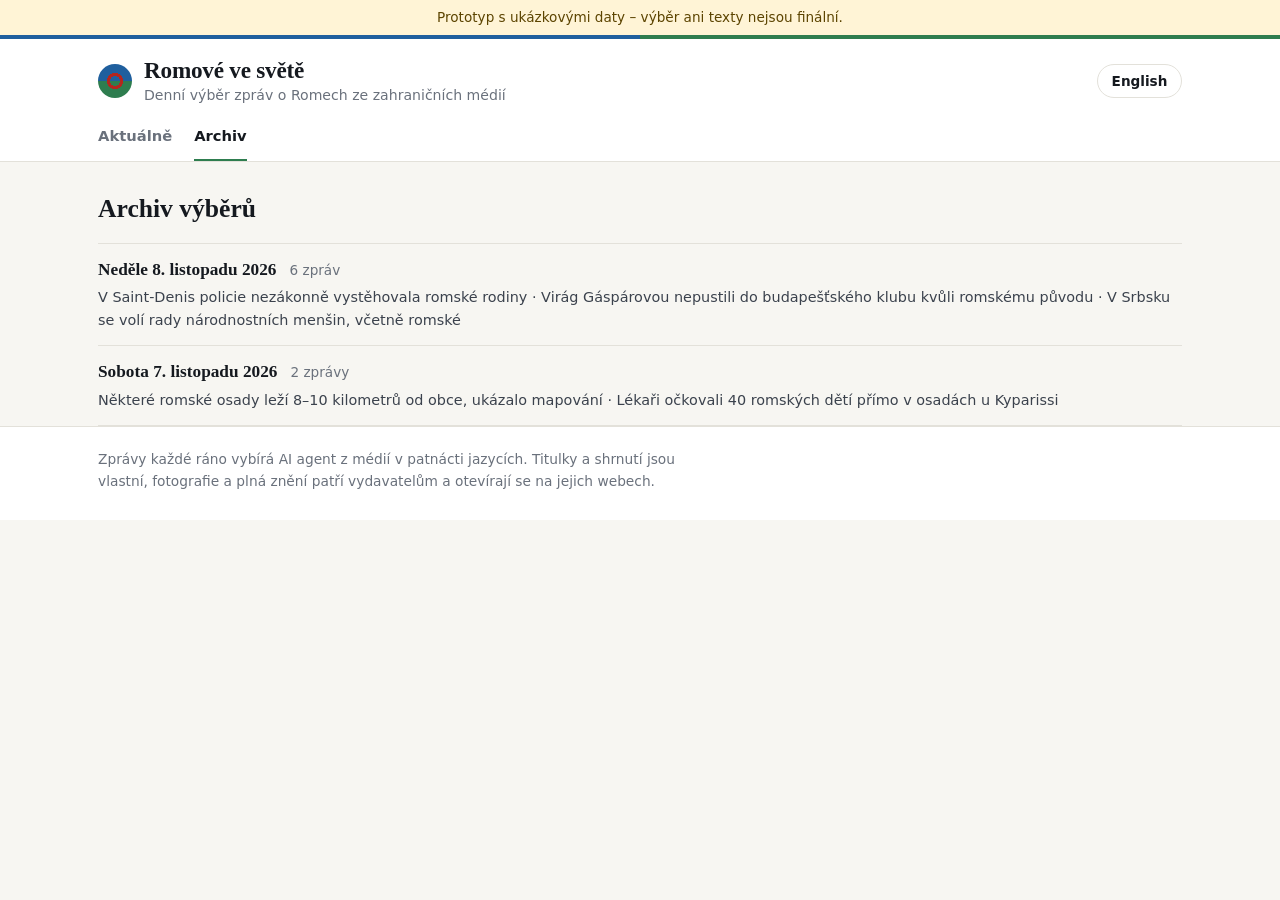
<file: web/archiv.html>
<!DOCTYPE html>
<html lang="cs">
<head>
<meta charset="utf-8">
<meta name="viewport" content="width=device-width,initial-scale=1">
<meta name="robots" content="noindex, nofollow, noarchive">
<meta name="description" content="Denní výběr zpráv o Romech ze zahraničních médií">
<title>Archiv výběrů – Romové ve světě</title>
<link rel="alternate" hreflang="en" href="en/archive.html">
<link rel="stylesheet" href="assets/style.css">
</head>
<body>
<div class="sample">Prototyp s ukázkovými daty – výběr ani texty nejsou finální.</div>
<header class="site">
  <div class="wrap top">
    <a class="brand" href="index.html">
      <span class="mark" aria-hidden="true"></span>
      <span><strong>Romové ve světě</strong><small>Denní výběr zpráv o Romech ze zahraničních médií</small></span>
    </a>
    <a class="lang" href="en/archive.html" hreflang="en" lang="en">English</a>
  </div>
  <nav class="wrap nav"><a href="index.html">Aktuálně</a><a href="archiv.html" aria-current=page>Archiv</a></nav>
</header>
<main class="wrap">
<h1 class="page-title">Archiv výběrů</h1><ul class="archive"><li><a href="den/2026-11-08.html">Neděle 8. listopadu 2026</a> <span class="count">6 zpráv</span><p>V Saint-Denis policie nezákonně vystěhovala romské rodiny · Virág Gáspárovou nepustili do budapešťského klubu kvůli romskému původu · V Srbsku se volí rady národnostních menšin, včetně romské</p></li><li><a href="den/2026-11-07.html">Sobota 7. listopadu 2026</a> <span class="count">2 zprávy</span><p>Některé romské osady leží 8–10 kilometrů od obce, ukázalo mapování · Lékaři očkovali 40 romských dětí přímo v osadách u Kyparissi</p></li></ul>
</main>
<footer class="site">
  <div class="wrap"><p>Zprávy každé ráno vybírá AI agent z médií v patnácti jazycích. Titulky a shrnutí jsou vlastní, fotografie a plná znění patří vydavatelům a otevírají se na jejich webech.</p></div>
</footer>
</body>
</html>
</file>
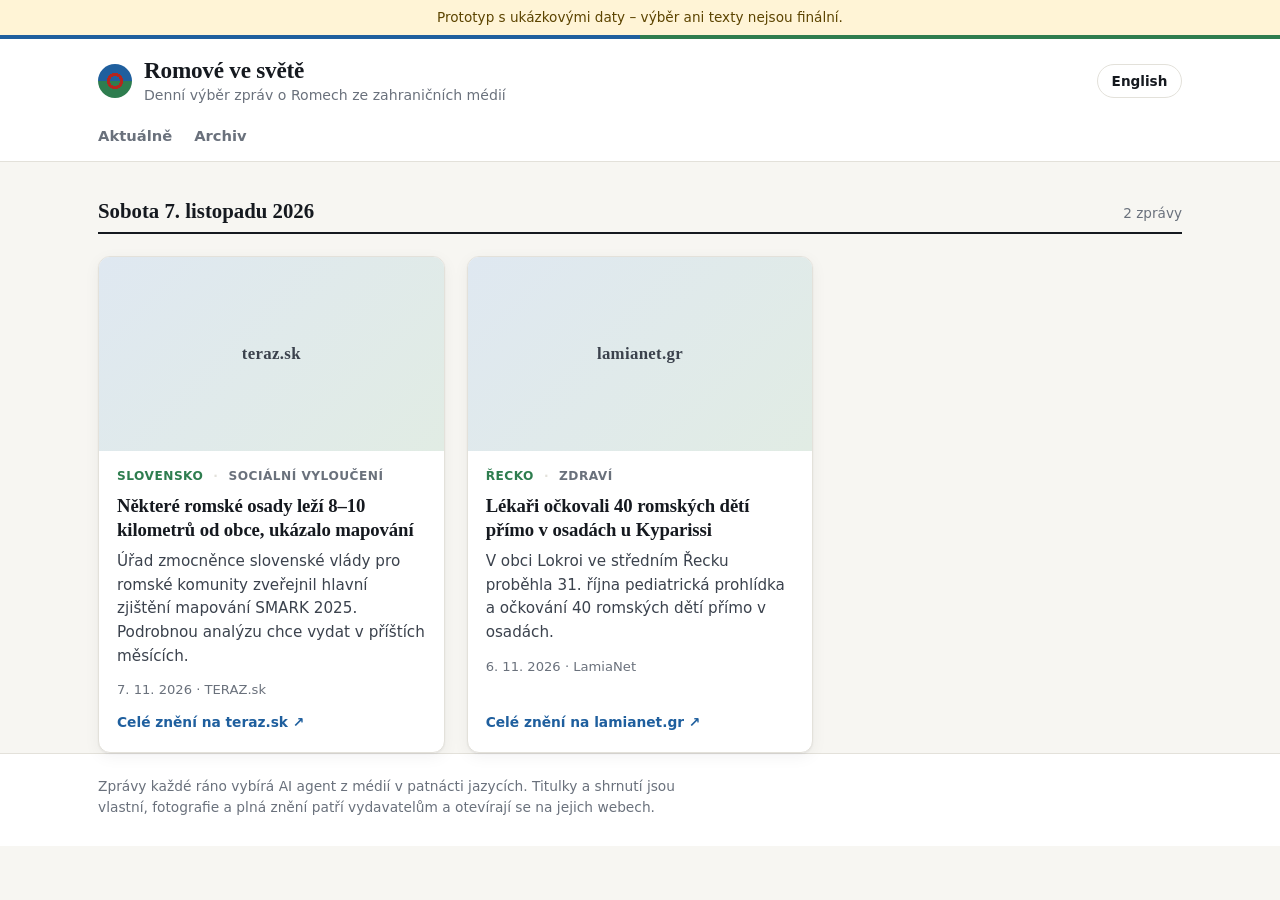
<file: web/den/2026-11-07.html>
<!DOCTYPE html>
<html lang="cs">
<head>
<meta charset="utf-8">
<meta name="viewport" content="width=device-width,initial-scale=1">
<meta name="robots" content="noindex, nofollow, noarchive">
<meta name="description" content="Denní výběr zpráv o Romech ze zahraničních médií">
<title>Výběr z 7. listopadu 2026 – Romové ve světě</title>
<link rel="alternate" hreflang="en" href="../en/day/2026-11-07.html">
<link rel="stylesheet" href="../assets/style.css">
</head>
<body>
<div class="sample">Prototyp s ukázkovými daty – výběr ani texty nejsou finální.</div>
<header class="site">
  <div class="wrap top">
    <a class="brand" href="../index.html">
      <span class="mark" aria-hidden="true"></span>
      <span><strong>Romové ve světě</strong><small>Denní výběr zpráv o Romech ze zahraničních médií</small></span>
    </a>
    <a class="lang" href="../en/day/2026-11-07.html" hreflang="en" lang="en">English</a>
  </div>
  <nav class="wrap nav"><a href="../index.html">Aktuálně</a><a href="../archiv.html">Archiv</a></nav>
</header>
<main class="wrap">
<section class="day"><header class="day-head"><h2>Sobota 7. listopadu 2026</h2><span class="count">2 zprávy</span></header>
<div class="grid"><article class="card">
  <a class="media" href="https://www.teraz.sk/najnovsie/usvrk-niektore-romske-lokality-su-o/1005817-clanok.html" target="_blank" rel="noopener" tabindex="-1" aria-hidden="true"><img src="https://www.teraz.sk/usercontent/socialmedia/92a5a7c365caae26ed21e6472775112abedb8da6.jpg?wm=tasr-teraz&amp;v=2" alt="" loading="lazy" decoding="async" referrerpolicy="no-referrer" onerror="this.parentNode.classList.add('noimg');this.remove()"><span class="ph">teraz.sk</span></a>
  <div class="body">
    <p class="kicker"><span class="country">Slovensko</span><span class="cat">Sociální vyloučení</span></p>
    <h3><a href="https://www.teraz.sk/najnovsie/usvrk-niektore-romske-lokality-su-o/1005817-clanok.html" target="_blank" rel="noopener" title="ÚSVRK: Niektoré rómske lokality sú od obce vzdialené 8-10 kilometrov">Některé romské osady leží 8–10 kilometrů od obce, ukázalo mapování</a></h3>
    <p class="perex">Úřad zmocněnce slovenské vlády pro romské komunity zveřejnil hlavní zjištění mapování SMARK 2025. Podrobnou analýzu chce vydat v příštích měsících.</p>
    <p class="meta"><time datetime="2026-11-07">7. 11. 2026</time> · <span>TERAZ.sk</span></p>
    <a class="more" href="https://www.teraz.sk/najnovsie/usvrk-niektore-romske-lokality-su-o/1005817-clanok.html" target="_blank" rel="noopener">Celé znění na teraz.sk <span aria-hidden="true">↗</span></a>
  </div>
</article>
<article class="card">
  <a class="media" href="https://lamianet.gr/emvoliasmos-paidion-roma-stous-katavlismous-kyparissiou-dimou-lokron/" target="_blank" rel="noopener" tabindex="-1" aria-hidden="true"><img src="https://i0.wp.com/lamianet.gr/wp-content/uploads/2026/11/emvoliasmoi-dimos-lokrwn-2.jpg?fit=800%2C349&amp;ssl=1" alt="" loading="lazy" decoding="async" referrerpolicy="no-referrer" onerror="this.parentNode.classList.add('noimg');this.remove()"><span class="ph">lamianet.gr</span></a>
  <div class="body">
    <p class="kicker"><span class="country">Řecko</span><span class="cat">Zdraví</span></p>
    <h3><a href="https://lamianet.gr/emvoliasmos-paidion-roma-stous-katavlismous-kyparissiou-dimou-lokron/" target="_blank" rel="noopener" title="Εμβολιασμός παιδιών Ρομά στους καταυλισμούς Κυπαρισσίου Δήμου Λοκρών">Lékaři očkovali 40 romských dětí přímo v osadách u Kyparissi</a></h3>
    <p class="perex">V obci Lokroi ve středním Řecku proběhla 31. října pediatrická prohlídka a očkování 40 romských dětí přímo v osadách.</p>
    <p class="meta"><time datetime="2026-11-06">6. 11. 2026</time> · <span>LamiaNet</span></p>
    <a class="more" href="https://lamianet.gr/emvoliasmos-paidion-roma-stous-katavlismous-kyparissiou-dimou-lokron/" target="_blank" rel="noopener">Celé znění na lamianet.gr <span aria-hidden="true">↗</span></a>
  </div>
</article></div>
</section>
</main>
<footer class="site">
  <div class="wrap"><p>Zprávy každé ráno vybírá AI agent z médií v patnácti jazycích. Titulky a shrnutí jsou vlastní, fotografie a plná znění patří vydavatelům a otevírají se na jejich webech.</p></div>
</footer>
</body>
</html>
</file>
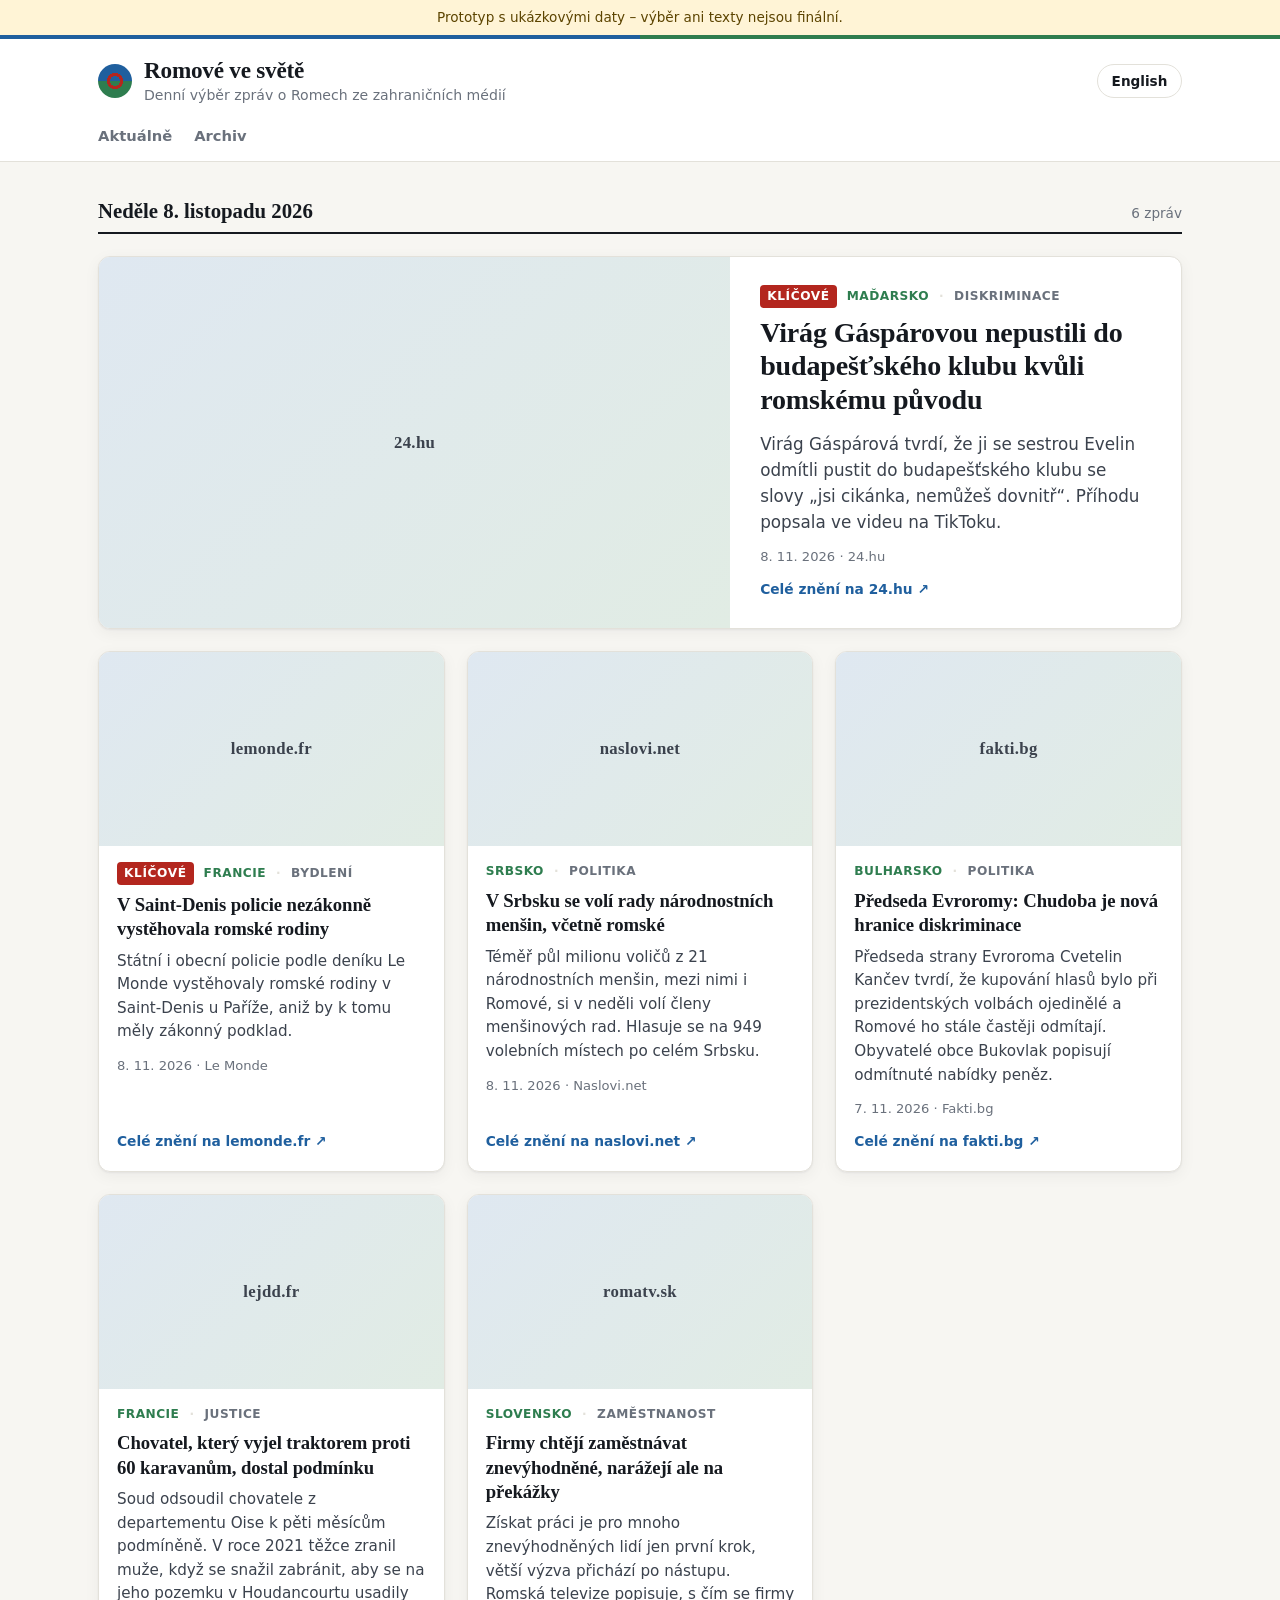
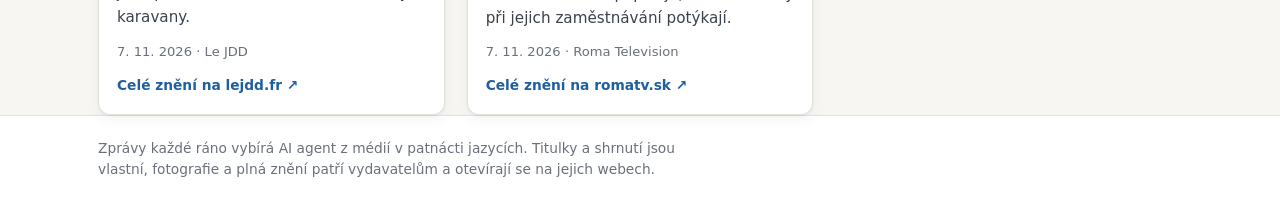
<file: web/den/2026-11-08.html>
<!DOCTYPE html>
<html lang="cs">
<head>
<meta charset="utf-8">
<meta name="viewport" content="width=device-width,initial-scale=1">
<meta name="robots" content="noindex, nofollow, noarchive">
<meta name="description" content="Denní výběr zpráv o Romech ze zahraničních médií">
<title>Výběr z 8. listopadu 2026 – Romové ve světě</title>
<link rel="alternate" hreflang="en" href="../en/day/2026-11-08.html">
<link rel="stylesheet" href="../assets/style.css">
</head>
<body>
<div class="sample">Prototyp s ukázkovými daty – výběr ani texty nejsou finální.</div>
<header class="site">
  <div class="wrap top">
    <a class="brand" href="../index.html">
      <span class="mark" aria-hidden="true"></span>
      <span><strong>Romové ve světě</strong><small>Denní výběr zpráv o Romech ze zahraničních médií</small></span>
    </a>
    <a class="lang" href="../en/day/2026-11-08.html" hreflang="en" lang="en">English</a>
  </div>
  <nav class="wrap nav"><a href="../index.html">Aktuálně</a><a href="../archiv.html">Archiv</a></nav>
</header>
<main class="wrap">
<section class="day"><header class="day-head"><h2>Neděle 8. listopadu 2026</h2><span class="count">6 zpráv</span></header>
<article class="card lead is-high">
  <a class="media" href="https://24.hu/elet-stilus/2026/11/08/gaspar-virag-budapesti-szorakozohely-diszkriminacio/" target="_blank" rel="noopener" tabindex="-1" aria-hidden="true"><img src="https://s.24.hu/app/uploads/2026/11/central-0985184727-e1794134140292-1024x576.jpg" alt="" loading="eager" decoding="async" referrerpolicy="no-referrer" onerror="this.parentNode.classList.add('noimg');this.remove()"><span class="ph">24.hu</span></a>
  <div class="body">
    <p class="kicker"><span class="badge">Klíčové</span><span class="country">Maďarsko</span><span class="cat">Diskriminace</span></p>
    <h3><a href="https://24.hu/elet-stilus/2026/11/08/gaspar-virag-budapesti-szorakozohely-diszkriminacio/" target="_blank" rel="noopener" title="Gáspár Virág azt mondja, a származása miatt nem engedték be egy budapesti szórakozóhelyre">Virág Gáspárovou nepustili do budapešťského klubu kvůli romskému původu</a></h3>
    <p class="perex">Virág Gáspárová tvrdí, že ji se sestrou Evelin odmítli pustit do budapešťského klubu se slovy „jsi cikánka, nemůžeš dovnitř“. Příhodu popsala ve videu na TikToku.</p>
    <p class="meta"><time datetime="2026-11-08">8. 11. 2026</time> · <span>24.hu</span></p>
    <a class="more" href="https://24.hu/elet-stilus/2026/11/08/gaspar-virag-budapesti-szorakozohely-diszkriminacio/" target="_blank" rel="noopener">Celé znění na 24.hu <span aria-hidden="true">↗</span></a>
  </div>
</article>
<div class="grid"><article class="card is-high">
  <a class="media noimg" href="https://www.lemonde.fr/societe/article/2026/11/08/a-saint-denis-des-familles-roms-expulsees-illegalement-par-les-polices-nationale-et-municipale_6808433_3224.html" target="_blank" rel="noopener" tabindex="-1" aria-hidden="true"><span class="ph">lemonde.fr</span></a>
  <div class="body">
    <p class="kicker"><span class="badge">Klíčové</span><span class="country">Francie</span><span class="cat">Bydlení</span></p>
    <h3><a href="https://www.lemonde.fr/societe/article/2026/11/08/a-saint-denis-des-familles-roms-expulsees-illegalement-par-les-polices-nationale-et-municipale_6808433_3224.html" target="_blank" rel="noopener" title="A Saint-Denis, des familles roms expulsées illégalement par les polices nationale et municipale">V Saint-Denis policie nezákonně vystěhovala romské rodiny</a></h3>
    <p class="perex">Státní i obecní policie podle deníku Le Monde vystěhovaly romské rodiny v Saint-Denis u Paříže, aniž by k tomu měly zákonný podklad.</p>
    <p class="meta"><time datetime="2026-11-08">8. 11. 2026</time> · <span>Le Monde</span></p>
    <a class="more" href="https://www.lemonde.fr/societe/article/2026/11/08/a-saint-denis-des-familles-roms-expulsees-illegalement-par-les-polices-nationale-et-municipale_6808433_3224.html" target="_blank" rel="noopener">Celé znění na lemonde.fr <span aria-hidden="true">↗</span></a>
  </div>
</article>
<article class="card">
  <a class="media" href="https://naslovi.net/2026-11-08/moj-novi-sad/poceli-izbori-za-savete-nacionalnih-manjina-pravo-glasa-ima-blizu-pola-miliona-gradjana/42581559" target="_blank" rel="noopener" tabindex="-1" aria-hidden="true"><img src="https://www.mojnovisad.com/wp-content/uploads/2026/11/glasanje-izbori04-1.jpg" alt="" loading="lazy" decoding="async" referrerpolicy="no-referrer" onerror="this.parentNode.classList.add('noimg');this.remove()"><span class="ph">naslovi.net</span></a>
  <div class="body">
    <p class="kicker"><span class="country">Srbsko</span><span class="cat">Politika</span></p>
    <h3><a href="https://naslovi.net/2026-11-08/moj-novi-sad/poceli-izbori-za-savete-nacionalnih-manjina-pravo-glasa-ima-blizu-pola-miliona-gradjana/42581559" target="_blank" rel="noopener" title="Počeli izbori za savete nacionalnih manjina, pravo glasa ima blizu pola miliona građana">V Srbsku se volí rady národnostních menšin, včetně romské</a></h3>
    <p class="perex">Téměř půl milionu voličů z 21 národnostních menšin, mezi nimi i Romové, si v neděli volí členy menšinových rad. Hlasuje se na 949 volebních místech po celém Srbsku.</p>
    <p class="meta"><time datetime="2026-11-08">8. 11. 2026</time> · <span>Naslovi.net</span></p>
    <a class="more" href="https://naslovi.net/2026-11-08/moj-novi-sad/poceli-izbori-za-savete-nacionalnih-manjina-pravo-glasa-ima-blizu-pola-miliona-gradjana/42581559" target="_blank" rel="noopener">Celé znění na naslovi.net <span aria-hidden="true">↗</span></a>
  </div>
</article>
<article class="card">
  <a class="media" href="https://fakti.bg/bulgaria/1098548-cvetelin-kanchev-bednostta-e-novata-granica-na-diskriminaciata" target="_blank" rel="noopener" tabindex="-1" aria-hidden="true"><img src="https://cdn4.focus.bg/fakti/photos/fb/525/cvetelin-kanchev-bednostta-e-novata-granica-na-diskriminaciata-1.jpg" alt="" loading="lazy" decoding="async" referrerpolicy="no-referrer" onerror="this.parentNode.classList.add('noimg');this.remove()"><span class="ph">fakti.bg</span></a>
  <div class="body">
    <p class="kicker"><span class="country">Bulharsko</span><span class="cat">Politika</span></p>
    <h3><a href="https://fakti.bg/bulgaria/1098548-cvetelin-kanchev-bednostta-e-novata-granica-na-diskriminaciata" target="_blank" rel="noopener" title="Цветелин Кънчев: Бедността е новата граница на дискриминацията">Předseda Evroromy: Chudoba je nová hranice diskriminace</a></h3>
    <p class="perex">Předseda strany Evroroma Cvetelin Kančev tvrdí, že kupování hlasů bylo při prezidentských volbách ojedinělé a Romové ho stále častěji odmítají. Obyvatelé obce Bukovlak popisují odmítnuté nabídky peněz.</p>
    <p class="meta"><time datetime="2026-11-07">7. 11. 2026</time> · <span>Fakti.bg</span></p>
    <a class="more" href="https://fakti.bg/bulgaria/1098548-cvetelin-kanchev-bednostta-e-novata-granica-na-diskriminaciata" target="_blank" rel="noopener">Celé znění na fakti.bg <span aria-hidden="true">↗</span></a>
  </div>
</article>
<article class="card">
  <a class="media" href="https://www.lejdd.fr/Societe/face-a-60-caravanes-il-sort-son-tracteur-un-eleveur-de-loise-condamne-pour-avoir-blesse-un-homme-187995" target="_blank" rel="noopener" tabindex="-1" aria-hidden="true"><img src="https://static.lejdd.fr/lmnr/var/jdd/public/media/image/2026/11/07/14/080_hl_alevu_1794632.jpg?VersionId=fo6XEn2npjJpikO7ZyObbWND07vOz9Es" alt="" loading="lazy" decoding="async" referrerpolicy="no-referrer" onerror="this.parentNode.classList.add('noimg');this.remove()"><span class="ph">lejdd.fr</span></a>
  <div class="body">
    <p class="kicker"><span class="country">Francie</span><span class="cat">Justice</span></p>
    <h3><a href="https://www.lejdd.fr/Societe/face-a-60-caravanes-il-sort-son-tracteur-un-eleveur-de-loise-condamne-pour-avoir-blesse-un-homme-187995" target="_blank" rel="noopener" title="Face à 60 caravanes, il sort son tracteur : un éleveur de l’Oise condamné pour avoir blessé un homme">Chovatel, který vyjel traktorem proti 60 karavanům, dostal podmínku</a></h3>
    <p class="perex">Soud odsoudil chovatele z departementu Oise k pěti měsícům podmíněně. V roce 2021 těžce zranil muže, když se snažil zabránit, aby se na jeho pozemku v Houdancourtu usadily karavany.</p>
    <p class="meta"><time datetime="2026-11-07">7. 11. 2026</time> · <span>Le JDD</span></p>
    <a class="more" href="https://www.lejdd.fr/Societe/face-a-60-caravanes-il-sort-son-tracteur-un-eleveur-de-loise-condamne-pour-avoir-blesse-un-homme-187995" target="_blank" rel="noopener">Celé znění na lejdd.fr <span aria-hidden="true">↗</span></a>
  </div>
</article>
<article class="card">
  <a class="media" href="https://romatv.sk/slovensko/firmy-chc%C3%BA-zamestn%C3%A1va%C5%A5-znev%C3%BDhodnen%C3%BDch-ale-nar%C3%A1%C5%BEaj%C3%BA-na-ve%C4%BEk%C3%A9-prek%C3%A1%C5%BEky/1401192" target="_blank" rel="noopener" tabindex="-1" aria-hidden="true"><img src="https://cf-images.assettype.com/romatv%2F2025-11-07%2F61l2btq0%2F1312863.jpg?w=1200&amp;ar=40%3A21&amp;auto=format%2Ccompress&amp;ogImage=true&amp;mode=crop&amp;enlarge=true&amp;overlay=romatv%2F2025-03-23%2Fgbun0a0e%2Fag%20%E2%80%93%20ko%CC%81pia%20%E2%80%93%20ko%CC%81pia.png&amp;overlay_position=bottom&amp;overlay_width=100" alt="" loading="lazy" decoding="async" referrerpolicy="no-referrer" onerror="this.parentNode.classList.add('noimg');this.remove()"><span class="ph">romatv.sk</span></a>
  <div class="body">
    <p class="kicker"><span class="country">Slovensko</span><span class="cat">Zaměstnanost</span></p>
    <h3><a href="https://romatv.sk/slovensko/firmy-chc%C3%BA-zamestn%C3%A1va%C5%A5-znev%C3%BDhodnen%C3%BDch-ale-nar%C3%A1%C5%BEaj%C3%BA-na-ve%C4%BEk%C3%A9-prek%C3%A1%C5%BEky/1401192" target="_blank" rel="noopener" title="Firmy chcú zamestnávať znevýhodnených, ale narážajú na veľké prekážky">Firmy chtějí zaměstnávat znevýhodněné, narážejí ale na překážky</a></h3>
    <p class="perex">Získat práci je pro mnoho znevýhodněných lidí jen první krok, větší výzva přichází po nástupu. Romská televize popisuje, s čím se firmy při jejich zaměstnávání potýkají.</p>
    <p class="meta"><time datetime="2026-11-07">7. 11. 2026</time> · <span>Roma Television</span></p>
    <a class="more" href="https://romatv.sk/slovensko/firmy-chc%C3%BA-zamestn%C3%A1va%C5%A5-znev%C3%BDhodnen%C3%BDch-ale-nar%C3%A1%C5%BEaj%C3%BA-na-ve%C4%BEk%C3%A9-prek%C3%A1%C5%BEky/1401192" target="_blank" rel="noopener">Celé znění na romatv.sk <span aria-hidden="true">↗</span></a>
  </div>
</article></div>
</section>
</main>
<footer class="site">
  <div class="wrap"><p>Zprávy každé ráno vybírá AI agent z médií v patnácti jazycích. Titulky a shrnutí jsou vlastní, fotografie a plná znění patří vydavatelům a otevírají se na jejich webech.</p></div>
</footer>
</body>
</html>
</file>
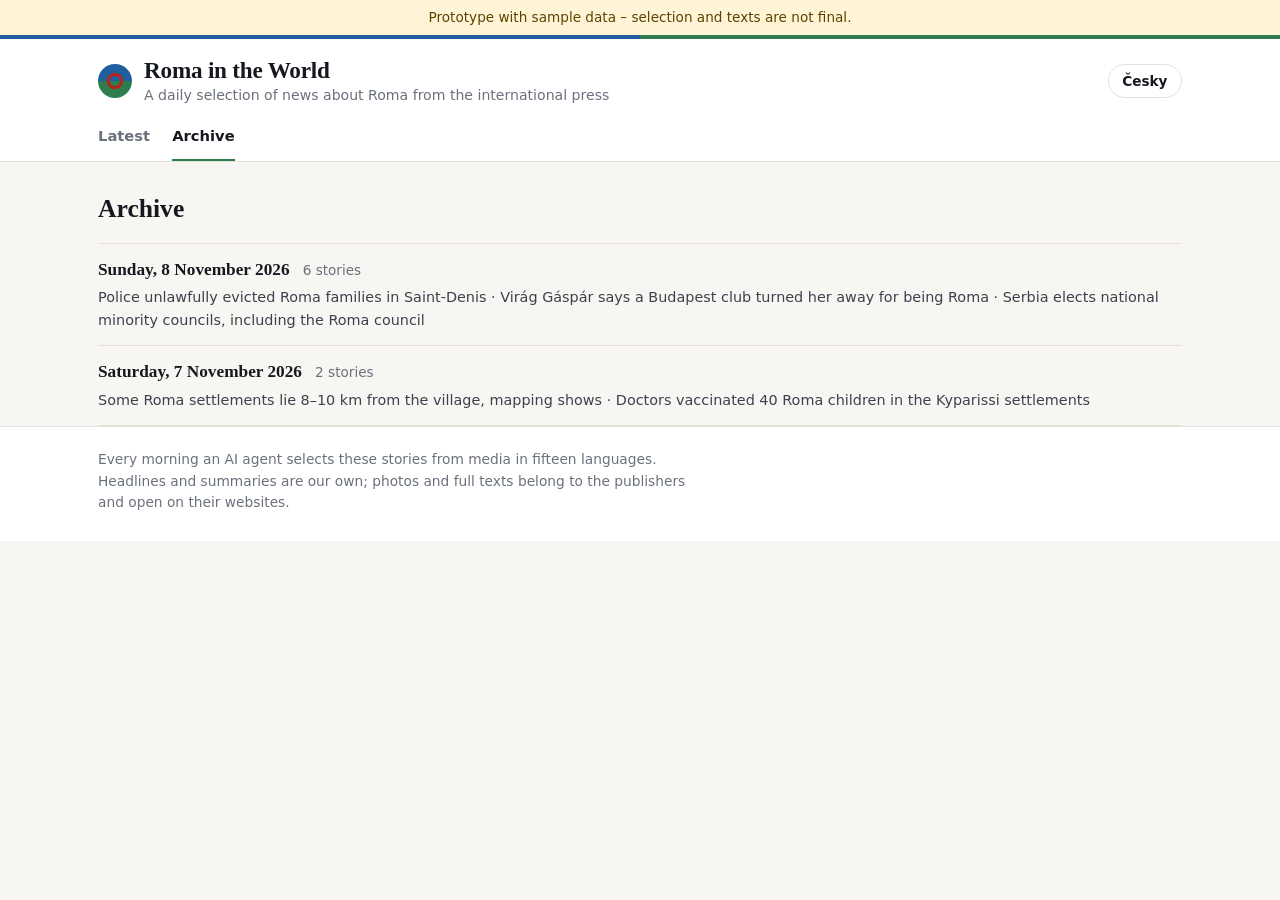
<file: web/en/archive.html>
<!DOCTYPE html>
<html lang="en">
<head>
<meta charset="utf-8">
<meta name="viewport" content="width=device-width,initial-scale=1">
<meta name="robots" content="noindex, nofollow, noarchive">
<meta name="description" content="A daily selection of news about Roma from the international press">
<title>Archive – Roma in the World</title>
<link rel="alternate" hreflang="cs" href="../archiv.html">
<link rel="stylesheet" href="../assets/style.css">
</head>
<body>
<div class="sample">Prototype with sample data – selection and texts are not final.</div>
<header class="site">
  <div class="wrap top">
    <a class="brand" href="../en/index.html">
      <span class="mark" aria-hidden="true"></span>
      <span><strong>Roma in the World</strong><small>A daily selection of news about Roma from the international press</small></span>
    </a>
    <a class="lang" href="../archiv.html" hreflang="cs" lang="cs">Česky</a>
  </div>
  <nav class="wrap nav"><a href="../en/index.html">Latest</a><a href="../en/archive.html" aria-current=page>Archive</a></nav>
</header>
<main class="wrap">
<h1 class="page-title">Archive</h1><ul class="archive"><li><a href="../en/day/2026-11-08.html">Sunday, 8 November 2026</a> <span class="count">6 stories</span><p>Police unlawfully evicted Roma families in Saint-Denis · Virág Gáspár says a Budapest club turned her away for being Roma · Serbia elects national minority councils, including the Roma council</p></li><li><a href="../en/day/2026-11-07.html">Saturday, 7 November 2026</a> <span class="count">2 stories</span><p>Some Roma settlements lie 8–10 km from the village, mapping shows · Doctors vaccinated 40 Roma children in the Kyparissi settlements</p></li></ul>
</main>
<footer class="site">
  <div class="wrap"><p>Every morning an AI agent selects these stories from media in fifteen languages. Headlines and summaries are our own; photos and full texts belong to the publishers and open on their websites.</p></div>
</footer>
</body>
</html>
</file>
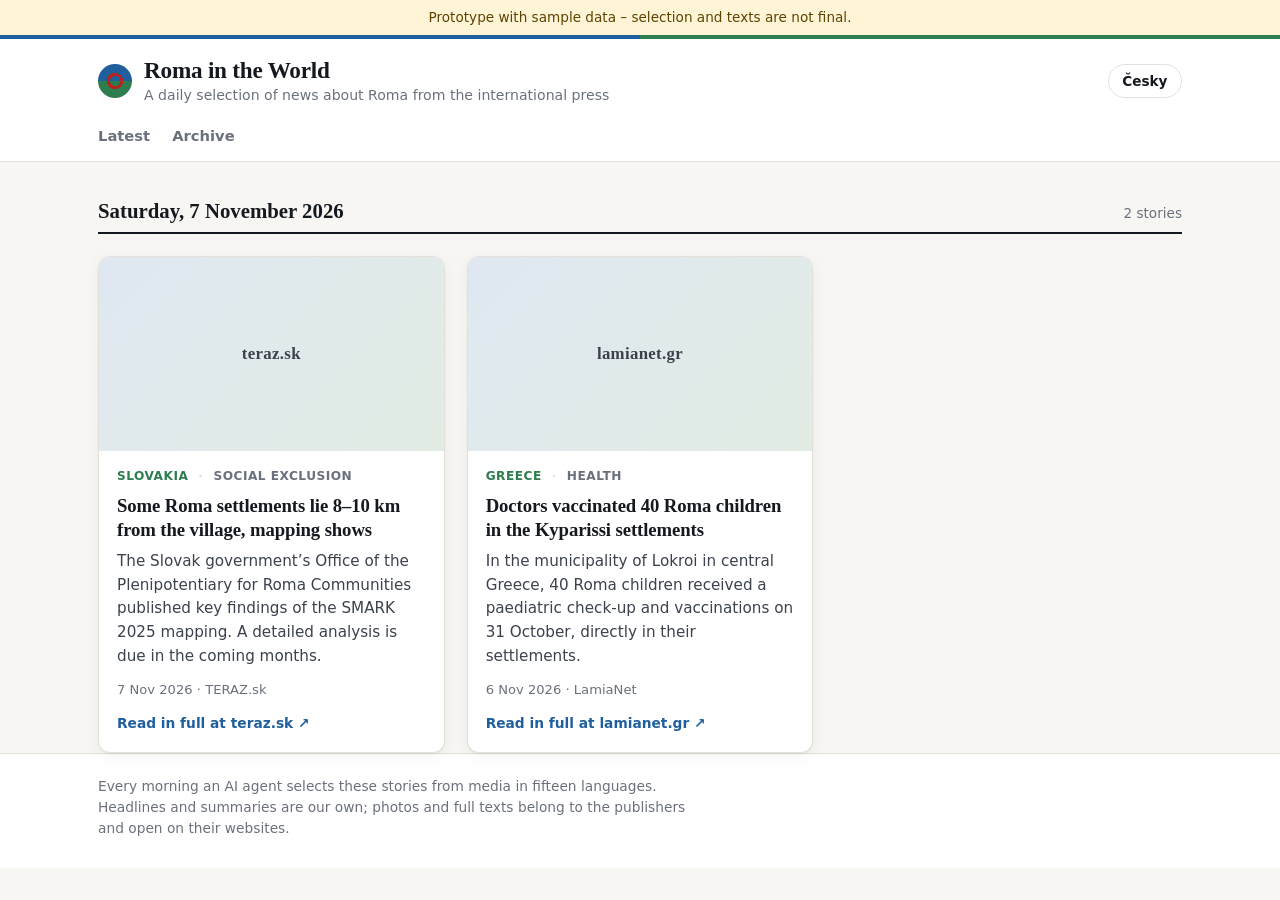
<file: web/en/day/2026-11-07.html>
<!DOCTYPE html>
<html lang="en">
<head>
<meta charset="utf-8">
<meta name="viewport" content="width=device-width,initial-scale=1">
<meta name="robots" content="noindex, nofollow, noarchive">
<meta name="description" content="A daily selection of news about Roma from the international press">
<title>Selection of 7 November 2026 – Roma in the World</title>
<link rel="alternate" hreflang="cs" href="../../den/2026-11-07.html">
<link rel="stylesheet" href="../../assets/style.css">
</head>
<body>
<div class="sample">Prototype with sample data – selection and texts are not final.</div>
<header class="site">
  <div class="wrap top">
    <a class="brand" href="../../en/index.html">
      <span class="mark" aria-hidden="true"></span>
      <span><strong>Roma in the World</strong><small>A daily selection of news about Roma from the international press</small></span>
    </a>
    <a class="lang" href="../../den/2026-11-07.html" hreflang="cs" lang="cs">Česky</a>
  </div>
  <nav class="wrap nav"><a href="../../en/index.html">Latest</a><a href="../../en/archive.html">Archive</a></nav>
</header>
<main class="wrap">
<section class="day"><header class="day-head"><h2>Saturday, 7 November 2026</h2><span class="count">2 stories</span></header>
<div class="grid"><article class="card">
  <a class="media" href="https://www.teraz.sk/najnovsie/usvrk-niektore-romske-lokality-su-o/1005817-clanok.html" target="_blank" rel="noopener" tabindex="-1" aria-hidden="true"><img src="https://www.teraz.sk/usercontent/socialmedia/92a5a7c365caae26ed21e6472775112abedb8da6.jpg?wm=tasr-teraz&amp;v=2" alt="" loading="lazy" decoding="async" referrerpolicy="no-referrer" onerror="this.parentNode.classList.add('noimg');this.remove()"><span class="ph">teraz.sk</span></a>
  <div class="body">
    <p class="kicker"><span class="country">Slovakia</span><span class="cat">Social exclusion</span></p>
    <h3><a href="https://www.teraz.sk/najnovsie/usvrk-niektore-romske-lokality-su-o/1005817-clanok.html" target="_blank" rel="noopener" title="ÚSVRK: Niektoré rómske lokality sú od obce vzdialené 8-10 kilometrov">Some Roma settlements lie 8–10 km from the village, mapping shows</a></h3>
    <p class="perex">The Slovak government’s Office of the Plenipotentiary for Roma Communities published key findings of the SMARK 2025 mapping. A detailed analysis is due in the coming months.</p>
    <p class="meta"><time datetime="2026-11-07">7 Nov 2026</time> · <span>TERAZ.sk</span></p>
    <a class="more" href="https://www.teraz.sk/najnovsie/usvrk-niektore-romske-lokality-su-o/1005817-clanok.html" target="_blank" rel="noopener">Read in full at teraz.sk <span aria-hidden="true">↗</span></a>
  </div>
</article>
<article class="card">
  <a class="media" href="https://lamianet.gr/emvoliasmos-paidion-roma-stous-katavlismous-kyparissiou-dimou-lokron/" target="_blank" rel="noopener" tabindex="-1" aria-hidden="true"><img src="https://i0.wp.com/lamianet.gr/wp-content/uploads/2026/11/emvoliasmoi-dimos-lokrwn-2.jpg?fit=800%2C349&amp;ssl=1" alt="" loading="lazy" decoding="async" referrerpolicy="no-referrer" onerror="this.parentNode.classList.add('noimg');this.remove()"><span class="ph">lamianet.gr</span></a>
  <div class="body">
    <p class="kicker"><span class="country">Greece</span><span class="cat">Health</span></p>
    <h3><a href="https://lamianet.gr/emvoliasmos-paidion-roma-stous-katavlismous-kyparissiou-dimou-lokron/" target="_blank" rel="noopener" title="Εμβολιασμός παιδιών Ρομά στους καταυλισμούς Κυπαρισσίου Δήμου Λοκρών">Doctors vaccinated 40 Roma children in the Kyparissi settlements</a></h3>
    <p class="perex">In the municipality of Lokroi in central Greece, 40 Roma children received a paediatric check-up and vaccinations on 31 October, directly in their settlements.</p>
    <p class="meta"><time datetime="2026-11-06">6 Nov 2026</time> · <span>LamiaNet</span></p>
    <a class="more" href="https://lamianet.gr/emvoliasmos-paidion-roma-stous-katavlismous-kyparissiou-dimou-lokron/" target="_blank" rel="noopener">Read in full at lamianet.gr <span aria-hidden="true">↗</span></a>
  </div>
</article></div>
</section>
</main>
<footer class="site">
  <div class="wrap"><p>Every morning an AI agent selects these stories from media in fifteen languages. Headlines and summaries are our own; photos and full texts belong to the publishers and open on their websites.</p></div>
</footer>
</body>
</html>
</file>
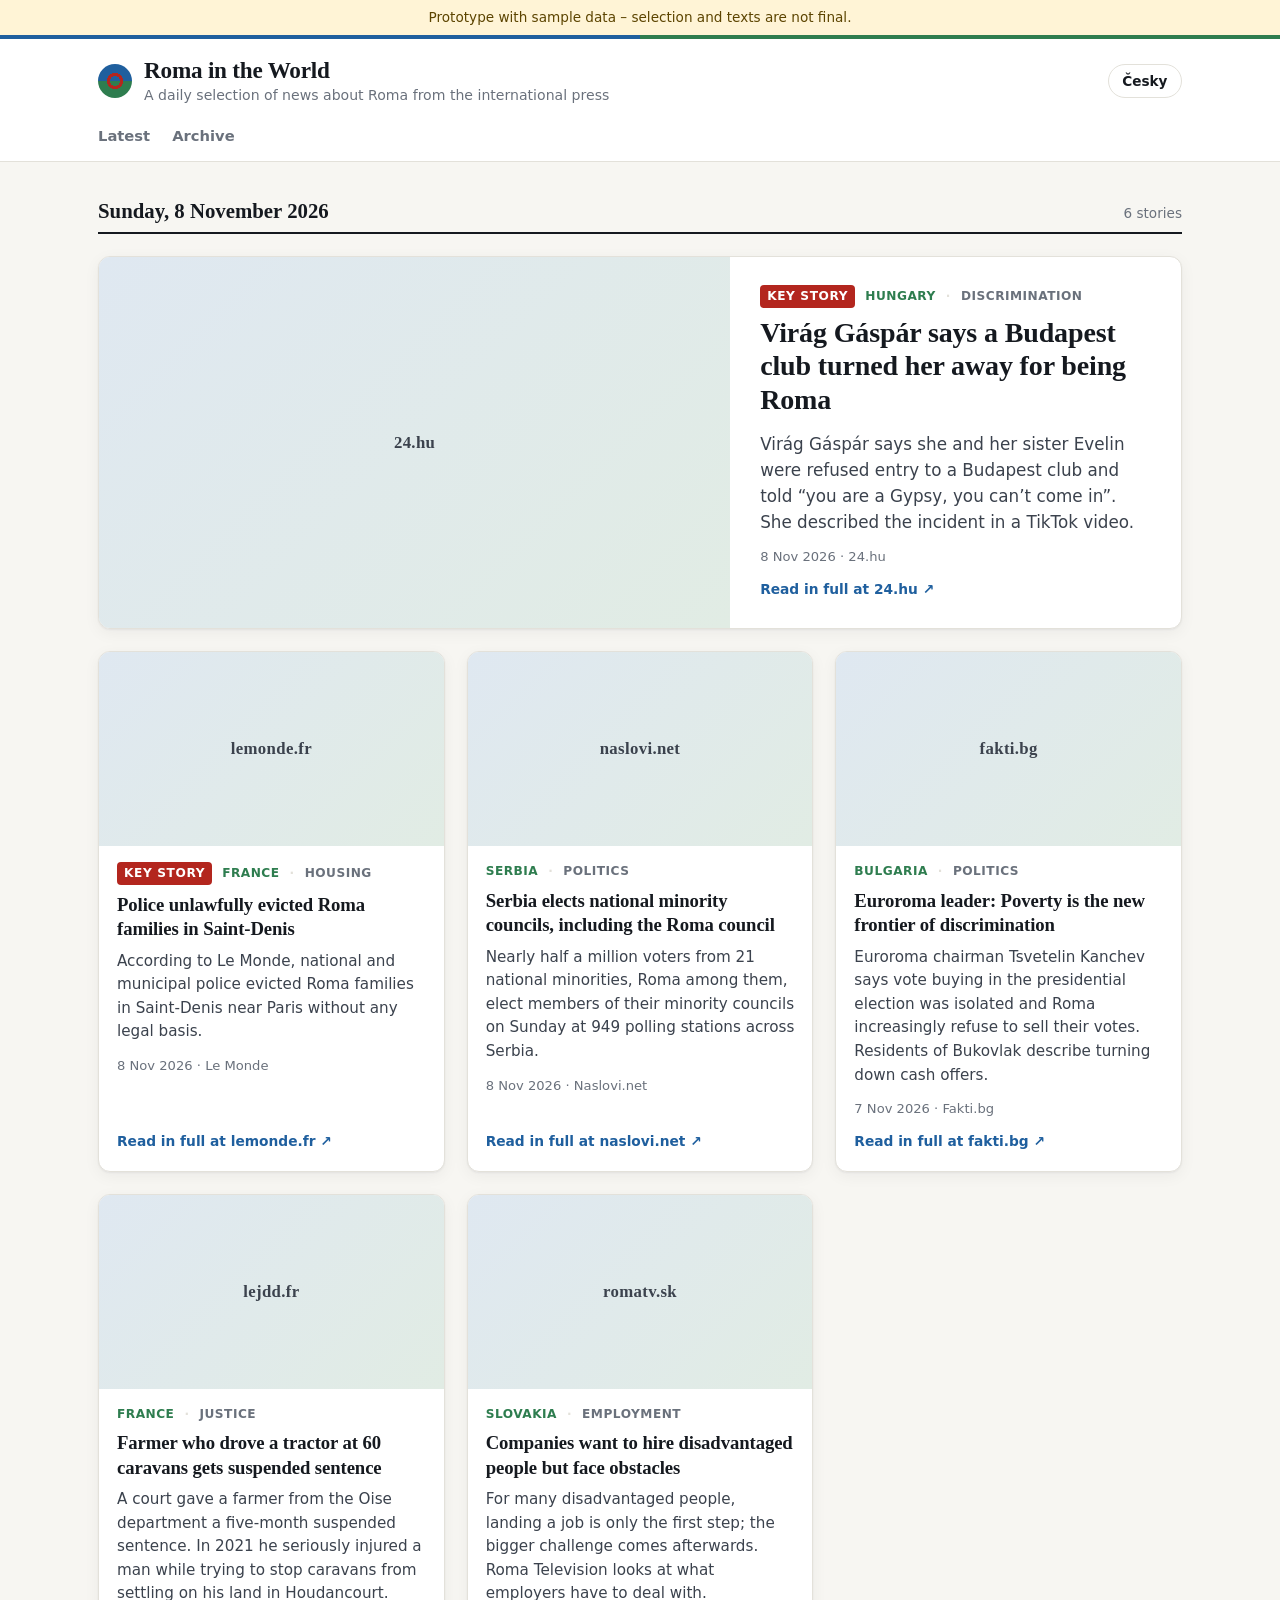
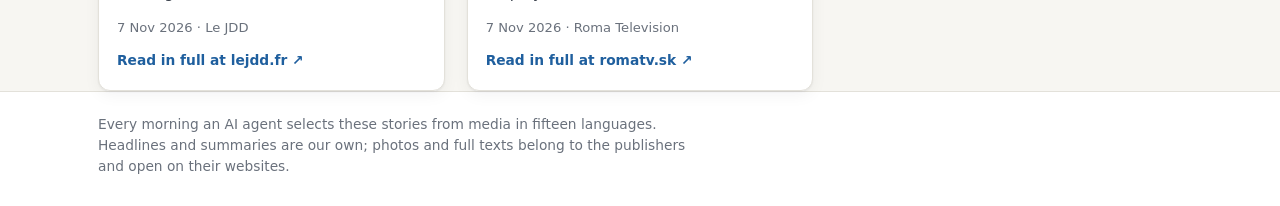
<file: web/en/day/2026-11-08.html>
<!DOCTYPE html>
<html lang="en">
<head>
<meta charset="utf-8">
<meta name="viewport" content="width=device-width,initial-scale=1">
<meta name="robots" content="noindex, nofollow, noarchive">
<meta name="description" content="A daily selection of news about Roma from the international press">
<title>Selection of 8 November 2026 – Roma in the World</title>
<link rel="alternate" hreflang="cs" href="../../den/2026-11-08.html">
<link rel="stylesheet" href="../../assets/style.css">
</head>
<body>
<div class="sample">Prototype with sample data – selection and texts are not final.</div>
<header class="site">
  <div class="wrap top">
    <a class="brand" href="../../en/index.html">
      <span class="mark" aria-hidden="true"></span>
      <span><strong>Roma in the World</strong><small>A daily selection of news about Roma from the international press</small></span>
    </a>
    <a class="lang" href="../../den/2026-11-08.html" hreflang="cs" lang="cs">Česky</a>
  </div>
  <nav class="wrap nav"><a href="../../en/index.html">Latest</a><a href="../../en/archive.html">Archive</a></nav>
</header>
<main class="wrap">
<section class="day"><header class="day-head"><h2>Sunday, 8 November 2026</h2><span class="count">6 stories</span></header>
<article class="card lead is-high">
  <a class="media" href="https://24.hu/elet-stilus/2026/11/08/gaspar-virag-budapesti-szorakozohely-diszkriminacio/" target="_blank" rel="noopener" tabindex="-1" aria-hidden="true"><img src="https://s.24.hu/app/uploads/2026/11/central-0985184727-e1794134140292-1024x576.jpg" alt="" loading="eager" decoding="async" referrerpolicy="no-referrer" onerror="this.parentNode.classList.add('noimg');this.remove()"><span class="ph">24.hu</span></a>
  <div class="body">
    <p class="kicker"><span class="badge">Key story</span><span class="country">Hungary</span><span class="cat">Discrimination</span></p>
    <h3><a href="https://24.hu/elet-stilus/2026/11/08/gaspar-virag-budapesti-szorakozohely-diszkriminacio/" target="_blank" rel="noopener" title="Gáspár Virág azt mondja, a származása miatt nem engedték be egy budapesti szórakozóhelyre">Virág Gáspár says a Budapest club turned her away for being Roma</a></h3>
    <p class="perex">Virág Gáspár says she and her sister Evelin were refused entry to a Budapest club and told “you are a Gypsy, you can’t come in”. She described the incident in a TikTok video.</p>
    <p class="meta"><time datetime="2026-11-08">8 Nov 2026</time> · <span>24.hu</span></p>
    <a class="more" href="https://24.hu/elet-stilus/2026/11/08/gaspar-virag-budapesti-szorakozohely-diszkriminacio/" target="_blank" rel="noopener">Read in full at 24.hu <span aria-hidden="true">↗</span></a>
  </div>
</article>
<div class="grid"><article class="card is-high">
  <a class="media noimg" href="https://www.lemonde.fr/societe/article/2026/11/08/a-saint-denis-des-familles-roms-expulsees-illegalement-par-les-polices-nationale-et-municipale_6808433_3224.html" target="_blank" rel="noopener" tabindex="-1" aria-hidden="true"><span class="ph">lemonde.fr</span></a>
  <div class="body">
    <p class="kicker"><span class="badge">Key story</span><span class="country">France</span><span class="cat">Housing</span></p>
    <h3><a href="https://www.lemonde.fr/societe/article/2026/11/08/a-saint-denis-des-familles-roms-expulsees-illegalement-par-les-polices-nationale-et-municipale_6808433_3224.html" target="_blank" rel="noopener" title="A Saint-Denis, des familles roms expulsées illégalement par les polices nationale et municipale">Police unlawfully evicted Roma families in Saint-Denis</a></h3>
    <p class="perex">According to Le Monde, national and municipal police evicted Roma families in Saint-Denis near Paris without any legal basis.</p>
    <p class="meta"><time datetime="2026-11-08">8 Nov 2026</time> · <span>Le Monde</span></p>
    <a class="more" href="https://www.lemonde.fr/societe/article/2026/11/08/a-saint-denis-des-familles-roms-expulsees-illegalement-par-les-polices-nationale-et-municipale_6808433_3224.html" target="_blank" rel="noopener">Read in full at lemonde.fr <span aria-hidden="true">↗</span></a>
  </div>
</article>
<article class="card">
  <a class="media" href="https://naslovi.net/2026-11-08/moj-novi-sad/poceli-izbori-za-savete-nacionalnih-manjina-pravo-glasa-ima-blizu-pola-miliona-gradjana/42581559" target="_blank" rel="noopener" tabindex="-1" aria-hidden="true"><img src="https://www.mojnovisad.com/wp-content/uploads/2026/11/glasanje-izbori04-1.jpg" alt="" loading="lazy" decoding="async" referrerpolicy="no-referrer" onerror="this.parentNode.classList.add('noimg');this.remove()"><span class="ph">naslovi.net</span></a>
  <div class="body">
    <p class="kicker"><span class="country">Serbia</span><span class="cat">Politics</span></p>
    <h3><a href="https://naslovi.net/2026-11-08/moj-novi-sad/poceli-izbori-za-savete-nacionalnih-manjina-pravo-glasa-ima-blizu-pola-miliona-gradjana/42581559" target="_blank" rel="noopener" title="Počeli izbori za savete nacionalnih manjina, pravo glasa ima blizu pola miliona građana">Serbia elects national minority councils, including the Roma council</a></h3>
    <p class="perex">Nearly half a million voters from 21 national minorities, Roma among them, elect members of their minority councils on Sunday at 949 polling stations across Serbia.</p>
    <p class="meta"><time datetime="2026-11-08">8 Nov 2026</time> · <span>Naslovi.net</span></p>
    <a class="more" href="https://naslovi.net/2026-11-08/moj-novi-sad/poceli-izbori-za-savete-nacionalnih-manjina-pravo-glasa-ima-blizu-pola-miliona-gradjana/42581559" target="_blank" rel="noopener">Read in full at naslovi.net <span aria-hidden="true">↗</span></a>
  </div>
</article>
<article class="card">
  <a class="media" href="https://fakti.bg/bulgaria/1098548-cvetelin-kanchev-bednostta-e-novata-granica-na-diskriminaciata" target="_blank" rel="noopener" tabindex="-1" aria-hidden="true"><img src="https://cdn4.focus.bg/fakti/photos/fb/525/cvetelin-kanchev-bednostta-e-novata-granica-na-diskriminaciata-1.jpg" alt="" loading="lazy" decoding="async" referrerpolicy="no-referrer" onerror="this.parentNode.classList.add('noimg');this.remove()"><span class="ph">fakti.bg</span></a>
  <div class="body">
    <p class="kicker"><span class="country">Bulgaria</span><span class="cat">Politics</span></p>
    <h3><a href="https://fakti.bg/bulgaria/1098548-cvetelin-kanchev-bednostta-e-novata-granica-na-diskriminaciata" target="_blank" rel="noopener" title="Цветелин Кънчев: Бедността е новата граница на дискриминацията">Euroroma leader: Poverty is the new frontier of discrimination</a></h3>
    <p class="perex">Euroroma chairman Tsvetelin Kanchev says vote buying in the presidential election was isolated and Roma increasingly refuse to sell their votes. Residents of Bukovlak describe turning down cash offers.</p>
    <p class="meta"><time datetime="2026-11-07">7 Nov 2026</time> · <span>Fakti.bg</span></p>
    <a class="more" href="https://fakti.bg/bulgaria/1098548-cvetelin-kanchev-bednostta-e-novata-granica-na-diskriminaciata" target="_blank" rel="noopener">Read in full at fakti.bg <span aria-hidden="true">↗</span></a>
  </div>
</article>
<article class="card">
  <a class="media" href="https://www.lejdd.fr/Societe/face-a-60-caravanes-il-sort-son-tracteur-un-eleveur-de-loise-condamne-pour-avoir-blesse-un-homme-187995" target="_blank" rel="noopener" tabindex="-1" aria-hidden="true"><img src="https://static.lejdd.fr/lmnr/var/jdd/public/media/image/2026/11/07/14/080_hl_alevu_1794632.jpg?VersionId=fo6XEn2npjJpikO7ZyObbWND07vOz9Es" alt="" loading="lazy" decoding="async" referrerpolicy="no-referrer" onerror="this.parentNode.classList.add('noimg');this.remove()"><span class="ph">lejdd.fr</span></a>
  <div class="body">
    <p class="kicker"><span class="country">France</span><span class="cat">Justice</span></p>
    <h3><a href="https://www.lejdd.fr/Societe/face-a-60-caravanes-il-sort-son-tracteur-un-eleveur-de-loise-condamne-pour-avoir-blesse-un-homme-187995" target="_blank" rel="noopener" title="Face à 60 caravanes, il sort son tracteur : un éleveur de l’Oise condamné pour avoir blessé un homme">Farmer who drove a tractor at 60 caravans gets suspended sentence</a></h3>
    <p class="perex">A court gave a farmer from the Oise department a five-month suspended sentence. In 2021 he seriously injured a man while trying to stop caravans from settling on his land in Houdancourt.</p>
    <p class="meta"><time datetime="2026-11-07">7 Nov 2026</time> · <span>Le JDD</span></p>
    <a class="more" href="https://www.lejdd.fr/Societe/face-a-60-caravanes-il-sort-son-tracteur-un-eleveur-de-loise-condamne-pour-avoir-blesse-un-homme-187995" target="_blank" rel="noopener">Read in full at lejdd.fr <span aria-hidden="true">↗</span></a>
  </div>
</article>
<article class="card">
  <a class="media" href="https://romatv.sk/slovensko/firmy-chc%C3%BA-zamestn%C3%A1va%C5%A5-znev%C3%BDhodnen%C3%BDch-ale-nar%C3%A1%C5%BEaj%C3%BA-na-ve%C4%BEk%C3%A9-prek%C3%A1%C5%BEky/1401192" target="_blank" rel="noopener" tabindex="-1" aria-hidden="true"><img src="https://cf-images.assettype.com/romatv%2F2025-11-07%2F61l2btq0%2F1312863.jpg?w=1200&amp;ar=40%3A21&amp;auto=format%2Ccompress&amp;ogImage=true&amp;mode=crop&amp;enlarge=true&amp;overlay=romatv%2F2025-03-23%2Fgbun0a0e%2Fag%20%E2%80%93%20ko%CC%81pia%20%E2%80%93%20ko%CC%81pia.png&amp;overlay_position=bottom&amp;overlay_width=100" alt="" loading="lazy" decoding="async" referrerpolicy="no-referrer" onerror="this.parentNode.classList.add('noimg');this.remove()"><span class="ph">romatv.sk</span></a>
  <div class="body">
    <p class="kicker"><span class="country">Slovakia</span><span class="cat">Employment</span></p>
    <h3><a href="https://romatv.sk/slovensko/firmy-chc%C3%BA-zamestn%C3%A1va%C5%A5-znev%C3%BDhodnen%C3%BDch-ale-nar%C3%A1%C5%BEaj%C3%BA-na-ve%C4%BEk%C3%A9-prek%C3%A1%C5%BEky/1401192" target="_blank" rel="noopener" title="Firmy chcú zamestnávať znevýhodnených, ale narážajú na veľké prekážky">Companies want to hire disadvantaged people but face obstacles</a></h3>
    <p class="perex">For many disadvantaged people, landing a job is only the first step; the bigger challenge comes afterwards. Roma Television looks at what employers have to deal with.</p>
    <p class="meta"><time datetime="2026-11-07">7 Nov 2026</time> · <span>Roma Television</span></p>
    <a class="more" href="https://romatv.sk/slovensko/firmy-chc%C3%BA-zamestn%C3%A1va%C5%A5-znev%C3%BDhodnen%C3%BDch-ale-nar%C3%A1%C5%BEaj%C3%BA-na-ve%C4%BEk%C3%A9-prek%C3%A1%C5%BEky/1401192" target="_blank" rel="noopener">Read in full at romatv.sk <span aria-hidden="true">↗</span></a>
  </div>
</article></div>
</section>
</main>
<footer class="site">
  <div class="wrap"><p>Every morning an AI agent selects these stories from media in fifteen languages. Headlines and summaries are our own; photos and full texts belong to the publishers and open on their websites.</p></div>
</footer>
</body>
</html>
</file>
<file: web/assets/style.css>
/* Romové ve světě – styl agregátoru. Barvy odkazují k romské vlajce
   (modrá nebe, zelená země, červené kolo), ale tlumeně, ať nesoupeří
   s fotkami z cizích webů. */
:root {
  --paper:    #f7f6f2;
  --surface:  #ffffff;
  --ink:      #15191f;
  --ink-soft: #3b424d;
  --muted:    #6a717c;
  --line:     #e3e1da;
  --blue:     #1f5f9e;
  --green:    #2e7d4f;
  --red:      #b3261e;
  --link:     #1f5f9e;
  --ph-a:     #dfe8f1;
  --ph-b:     #e1ece4;
  --shadow:   0 1px 2px rgba(20, 25, 31, .05), 0 4px 16px rgba(20, 25, 31, .05);
  --serif: "Iowan Old Style", "Charter", "Georgia", "Cambria", serif;
  --sans:  system-ui, -apple-system, "Segoe UI", Roboto, "Helvetica Neue", Arial, sans-serif;
  --radius: 12px;
  color-scheme: light;
}
@media (prefers-color-scheme: dark) {
  :root {
    --paper:    #111418;
    --surface:  #191d23;
    --ink:      #eceef1;
    --ink-soft: #c3c8cf;
    --muted:    #8d949e;
    --line:     #2a3038;
    --blue:     #6ea8e0;
    --green:    #5fb383;
    --red:      #ff6b5e;
    --link:     #8fbdf0;
    --ph-a:     #1d2733;
    --ph-b:     #1c2a22;
    --shadow:   none;
    color-scheme: dark;
  }
}

* { box-sizing: border-box; }
html { -webkit-text-size-adjust: 100%; }
body {
  margin: 0;
  background: var(--paper);
  color: var(--ink);
  font: 16px/1.55 var(--sans);
}
a { color: var(--link); }
.wrap { max-width: 1140px; margin: 0 auto; padding: 0 16px; }
@media (min-width: 700px) { .wrap { padding: 0 28px; } }

/* --- upozornění na ukázková data */
.sample {
  background: #fff4d6; color: #5c4400;
  text-align: center; font-size: .85rem; padding: .45rem 16px;
}
@media (prefers-color-scheme: dark) { .sample { background: #3a2f12; color: #f3dfa6; } }

/* --- hlavička */
header.site {
  background: var(--surface);
  border-bottom: 1px solid var(--line);
  position: relative;
}
header.site::before {            /* tenký pruh v barvách vlajky */
  content: ""; display: block; height: 4px;
  background: linear-gradient(90deg, var(--blue) 0 50%, var(--green) 50% 100%);
}
.top { display: flex; align-items: center; justify-content: space-between; gap: 16px; padding-top: 18px; padding-bottom: 10px; }
.brand { display: flex; align-items: center; gap: 12px; color: inherit; text-decoration: none; min-width: 0; }
.brand strong { display: block; font: 700 1.45rem/1.15 var(--serif); letter-spacing: -.01em; }
.brand small { display: block; color: var(--muted); font-size: .88rem; line-height: 1.35; margin-top: 2px; }
.mark {
  flex: none; width: 34px; height: 34px; border-radius: 50%;
  background:
    radial-gradient(circle, transparent 0 5px, var(--red) 5px 8px, transparent 8px),
    linear-gradient(var(--blue) 0 50%, var(--green) 50% 100%);
}
@media (max-width: 599px) {
  .top { padding-top: 14px; }
  .brand { gap: 10px; }
  .brand strong { font-size: 1.2rem; }
  .brand small { font-size: .8rem; }
  .mark { width: 28px; height: 28px; }
  .day-head h2 { font-size: 1.15rem; }
}
.lang {
  flex: none; font-size: .85rem; font-weight: 600; text-decoration: none;
  color: var(--ink); border: 1px solid var(--line); border-radius: 999px;
  padding: .35rem .85rem;
}
.lang:hover { border-color: var(--ink-soft); }
.nav { display: flex; gap: 22px; }
.nav a {
  padding: 10px 0 11px; font-size: .92rem; font-weight: 600;
  color: var(--muted); text-decoration: none; border-bottom: 2px solid transparent;
}
.nav a:hover { color: var(--ink); }
.nav a[aria-current] { color: var(--ink); border-bottom-color: var(--green); }

main { padding-top: 8px; padding-bottom: 56px; }

/* --- den */
.day { margin-top: 36px; }
.day-head {
  display: flex; align-items: baseline; justify-content: space-between; gap: 12px;
  border-bottom: 2px solid var(--ink); padding-bottom: 8px; margin-bottom: 22px;
}
.day-head h2 { margin: 0; font: 700 1.3rem/1.25 var(--serif); }
.day-head h2 a { color: inherit; text-decoration: none; }
.count { color: var(--muted); font-size: .85rem; white-space: nowrap; }

.grid { display: grid; gap: 22px; grid-template-columns: repeat(auto-fill, minmax(290px, 1fr)); }

/* --- karta zprávy */
.card {
  display: flex; flex-direction: column; min-width: 0;
  background: var(--surface); border: 1px solid var(--line);
  border-radius: var(--radius); overflow: hidden; box-shadow: var(--shadow);
}
.media {
  position: relative; display: block; aspect-ratio: 16 / 9; overflow: hidden;
  background: linear-gradient(135deg, var(--ph-a), var(--ph-b));
}
.media img { width: 100%; height: 100%; object-fit: cover; display: block; transition: transform .4s ease; }
.card:hover .media img { transform: scale(1.03); }
.ph {
  position: absolute; inset: 0; display: none; align-items: center; justify-content: center;
  padding: 16px; text-align: center; color: var(--ink-soft);
  font: 600 1.05rem/1.2 var(--serif); letter-spacing: .02em;
}
.media.noimg .ph { display: flex; }

.body { display: flex; flex-direction: column; flex: 1; padding: 16px 18px 18px; }
.kicker { display: flex; flex-wrap: wrap; align-items: center; gap: 6px 10px; margin: 0 0 8px; font-size: .76rem; font-weight: 600; letter-spacing: .04em; text-transform: uppercase; color: var(--muted); }
.kicker .country { color: var(--green); }
.kicker .country + .cat::before { content: "·"; margin-right: 10px; color: var(--line); }
.badge { background: var(--red); color: #fff; border-radius: 4px; padding: 2px 7px; letter-spacing: .05em; }
.card h3 { margin: 0 0 8px; font: 700 1.17rem/1.3 var(--serif); letter-spacing: -.005em; }
.card h3 a { color: var(--ink); text-decoration: none; }
.card h3 a:hover { text-decoration: underline; text-decoration-thickness: 1px; text-underline-offset: 3px; }
.perex { margin: 0 0 12px; color: var(--ink-soft); font-size: .95rem; }
.meta { margin: 0 0 12px; color: var(--muted); font-size: .82rem; }
.more {
  margin-top: auto; align-self: flex-start;
  font-size: .86rem; font-weight: 600; text-decoration: none;
  overflow-wrap: anywhere;
}
.more:hover { text-decoration: underline; }
.card a:focus-visible { outline: 2px solid var(--blue); outline-offset: 2px; }

/* hlavní zpráva dne */
.card.lead { margin-bottom: 22px; }
@media (min-width: 860px) {
  .card.lead { display: grid; grid-template-columns: 1.4fr 1fr; }
  .card.lead .media { aspect-ratio: auto; min-height: 340px; }
  .card.lead .body { padding: 28px 30px; justify-content: center; }
  .card.lead h3 { font-size: 1.75rem; line-height: 1.2; margin-bottom: 14px; }
  .card.lead .perex { font-size: 1.05rem; }
}
@media (max-width: 859px) {
  .card.lead h3 { font-size: 1.35rem; }
}

/* --- archiv */
.page-title { font: 700 1.6rem/1.2 var(--serif); margin: 32px 0 18px; }
.archive { list-style: none; margin: 0; padding: 0; border-top: 1px solid var(--line); }
.archive li { padding: 14px 0; border-bottom: 1px solid var(--line); }
.archive li > a { font: 700 1.08rem var(--serif); color: var(--ink); text-decoration: none; margin-right: 8px; }
.archive li > a:hover { text-decoration: underline; }
.archive p { margin: 4px 0 0; color: var(--ink-soft); font-size: .9rem; }
.older { margin-top: 32px; font-weight: 600; }
.empty { margin-top: 40px; color: var(--muted); }

/* --- patička */
footer.site { border-top: 1px solid var(--line); background: var(--surface); color: var(--muted); font-size: .86rem; }
footer.site p { margin: 0; padding: 22px 0 28px; max-width: 70ch; }
</file>
